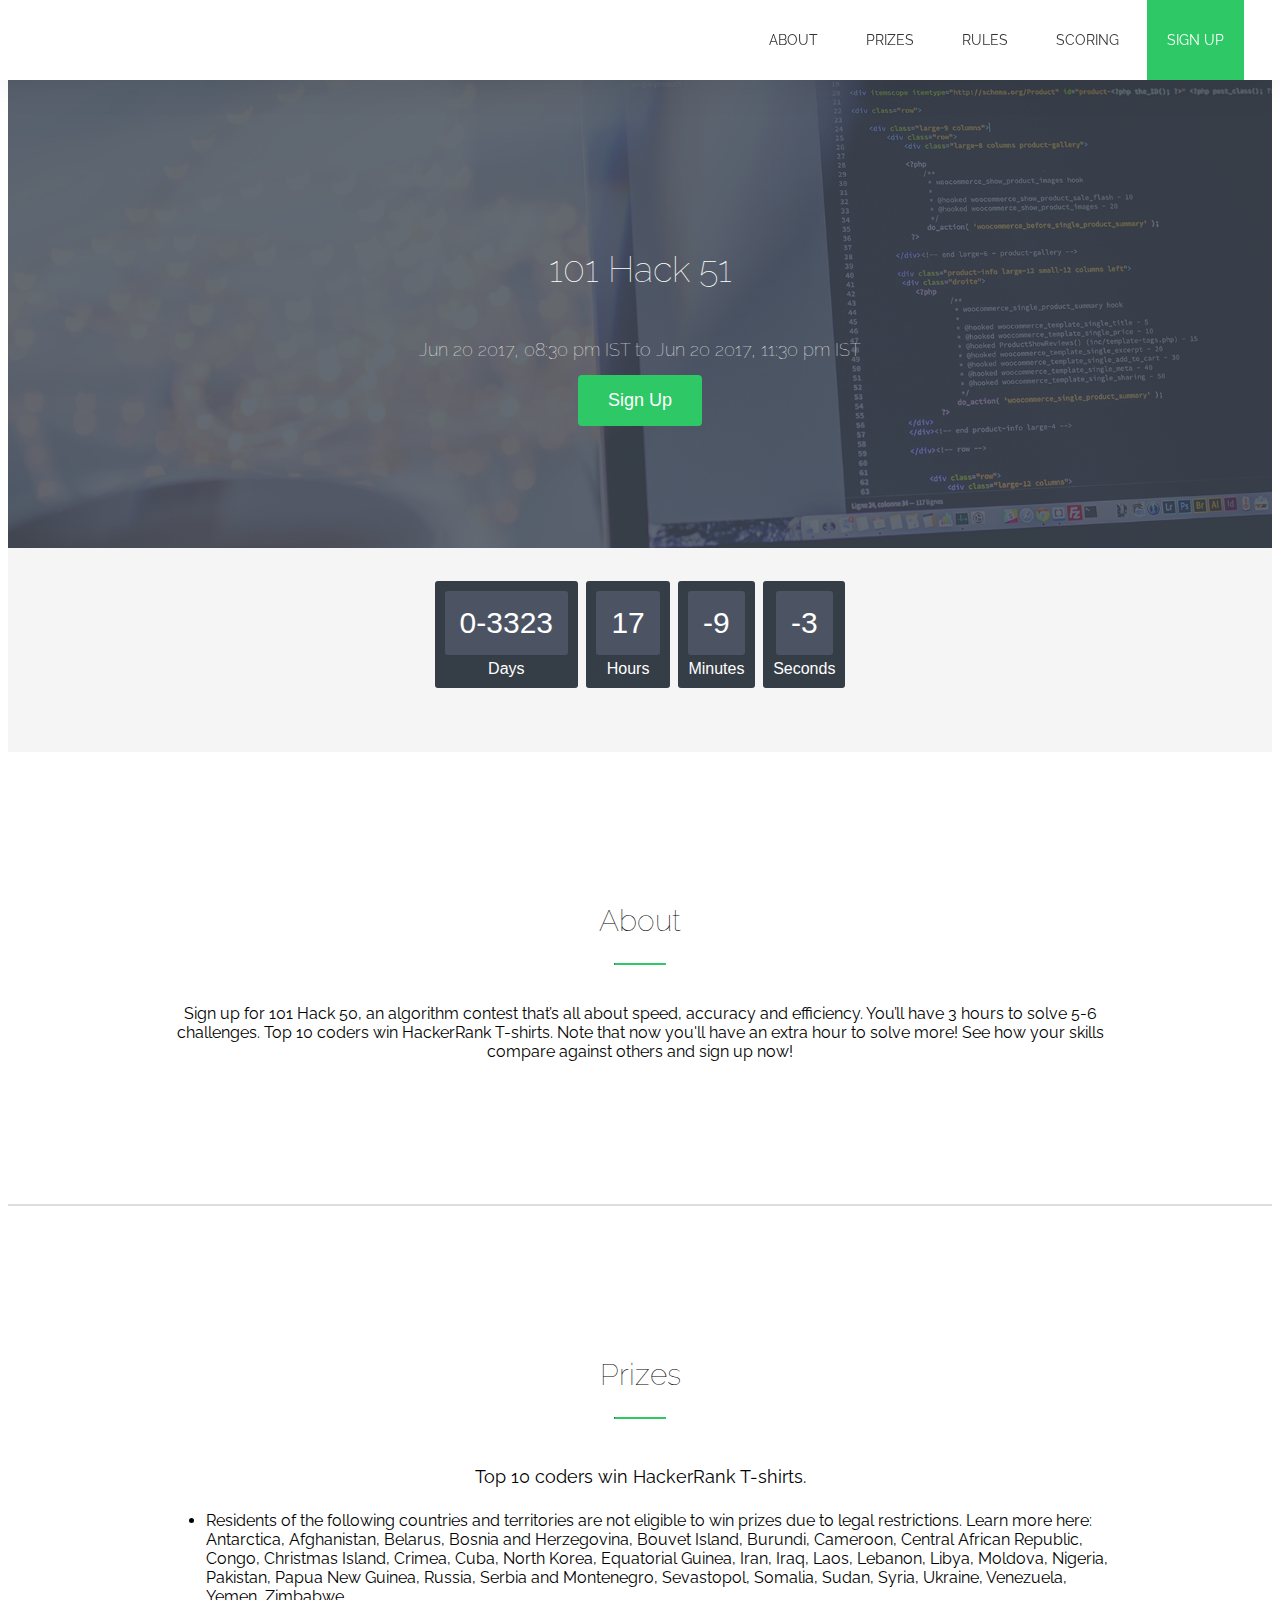
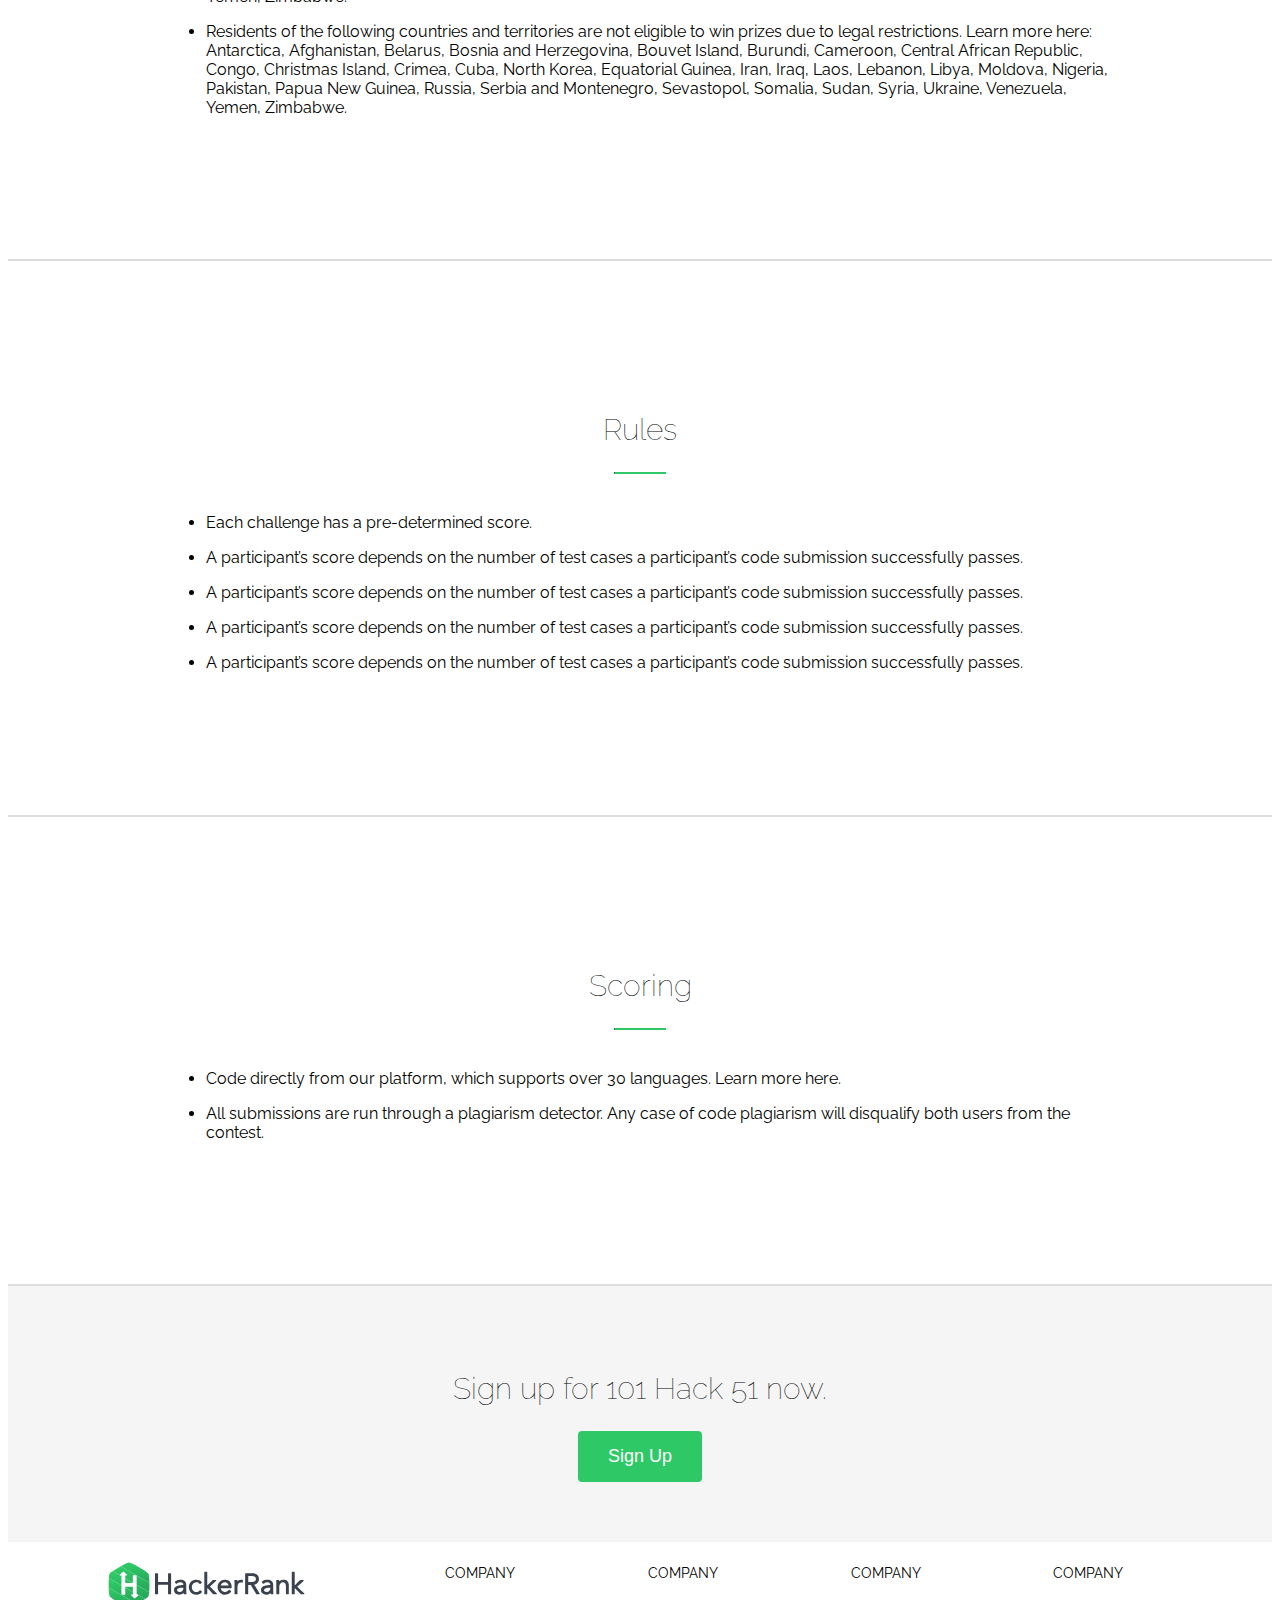
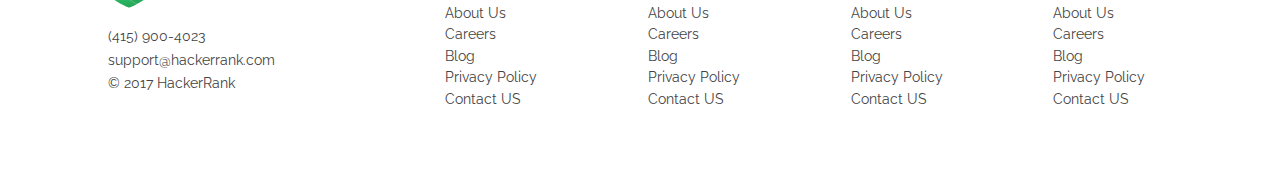
<file: index.html>
<!doctype html>
<html amp lang="en">
<head>
  <meta charset="utf-8">
  <script async src="https://cdn.ampproject.org/v0.js"></script>
  <script async custom-element="amp-sidebar" src="https://cdn.ampproject.org/v0/amp-sidebar-0.1.js"></script>
  <script async custom-element="amp-accordion" src="https://cdn.ampproject.org/v0/amp-accordion-0.1.js"></script>
  <script async custom-element="amp-analytics" src="https://cdn.ampproject.org/v0/amp-analytics-0.1.js"></script>
  <script async custom-element="amp-install-serviceworker" src="https://cdn.ampproject.org/v0/amp-install-serviceworker-0.1.js"></script>
  <script async custom-element="amp-iframe" src="https://cdn.ampproject.org/v0/amp-iframe-0.1.js"></script>
  <script async custom-element="amp-form" src="https://cdn.ampproject.org/v0/amp-form-0.1.js"></script>
  <title>Hello, AMPs</title>
  <link rel="canonical" href="http://example.ampproject.org/article-metadata.html" />
  <meta name="viewport" content="width=device-width,minimum-scale=1,initial-scale=1">

  <meta name="title" content="">
  <meta name="keywords" content="">
  <meta name="description" content="">

  <meta name="publisher" content="">
  <meta name="copyright" content="">
  <link rel="canonical" href="" />






  <meta property="fb:app_id" content="" />
  <meta property="og:title" content="">
  <meta property="og:type" content="website">
  <meta property="og:url" content="">

  <meta property="og:image" content="">

  <meta property="og:description" content="">
  <meta property="og:site_name" content="" />
  <meta name="mobile-web-app-capable" content="yes">
  <link rel="shortcut icon" href="">

  <link rel="manifest" href="manifest.json">

  <script type="application/ld+json">
    {
      "@context": "http://schema.org",
      "@type": "NewsArticle",
      "headline": "Open-source framework for publishing content",
      "datePublished": "2015-10-07T12:02:41Z",
      "image": [
      "logo.jpg"
      ]
    }
  </script>
  <link href="https://fonts.googleapis.com/css?family=Raleway" rel="stylesheet">
  <style amp-boilerplate>body{-webkit-animation:-amp-start 8s steps(1,end) 0s 1 normal both;-moz-animation:-amp-start 8s steps(1,end) 0s 1 normal both;-ms-animation:-amp-start 8s steps(1,end) 0s 1 normal both;animation:-amp-start 8s steps(1,end) 0s 1 normal both}@-webkit-keyframes -amp-start{from{visibility:hidden}to{visibility:visible}}@-moz-keyframes -amp-start{from{visibility:hidden}to{visibility:visible}}@-ms-keyframes -amp-start{from{visibility:hidden}to{visibility:visible}}@-o-keyframes -amp-start{from{visibility:hidden}to{visibility:visible}}@keyframes -amp-start{from{visibility:hidden}to{visibility:visible}}</style><noscript><style amp-boilerplate>body{-webkit-animation:none;-moz-animation:none;-ms-animation:none;animation:none}</style></noscript>


  <style amp-custom>

    header #nav-cta::before{
      box-shadow: 0 0 0px 0 rgba(0, 0, 0, 0.1);
    }


    /** Flex grid CSS  */

    .container,.container-fluid{margin-right:auto;margin-left:auto}.container-fluid{padding-right:2rem;padding-left:2rem}.row{box-sizing:border-box;display:-webkit-box;display:-ms-flexbox;display:flex;-webkit-box-flex:0;-ms-flex:0 1 auto;flex:0 1 auto;-webkit-box-orient:horizontal;-webkit-box-direction:normal;-ms-flex-direction:row;flex-direction:row;-ms-flex-wrap:wrap;flex-wrap:wrap;margin-right:-.5rem;margin-left:-.5rem}.row.reverse{-webkit-box-orient:horizontal;-webkit-box-direction:reverse;-ms-flex-direction:row-reverse;flex-direction:row-reverse}.col.reverse{-webkit-box-orient:vertical;-webkit-box-direction:reverse;-ms-flex-direction:column-reverse;flex-direction:column-reverse}.col-xs,.col-xs-1,.col-xs-10,.col-xs-11,.col-xs-12,.col-xs-2,.col-xs-3,.col-xs-4,.col-xs-5,.col-xs-6,.col-xs-7,.col-xs-8,.col-xs-9,.col-xs-offset-0,.col-xs-offset-1,.col-xs-offset-10,.col-xs-offset-11,.col-xs-offset-12,.col-xs-offset-2,.col-xs-offset-3,.col-xs-offset-4,.col-xs-offset-5,.col-xs-offset-6,.col-xs-offset-7,.col-xs-offset-8,.col-xs-offset-9{box-sizing:border-box;-webkit-box-flex:0;-ms-flex:0 0 auto;flex:0 0 auto;padding-right:.5rem;padding-left:.5rem}.col-xs{-webkit-box-flex:1;-ms-flex-positive:1;flex-grow:1;-ms-flex-preferred-size:0;flex-basis:0;max-width:100%}.col-xs-1{-ms-flex-preferred-size:8.33333333%;flex-basis:8.33333333%;max-width:8.33333333%}.col-xs-2{-ms-flex-preferred-size:16.66666667%;flex-basis:16.66666667%;max-width:16.66666667%}.col-xs-3{-ms-flex-preferred-size:25%;flex-basis:25%;max-width:25%}.col-xs-4{-ms-flex-preferred-size:33.33333333%;flex-basis:33.33333333%;max-width:33.33333333%}.col-xs-5{-ms-flex-preferred-size:41.66666667%;flex-basis:41.66666667%;max-width:41.66666667%}.col-xs-6{-ms-flex-preferred-size:50%;flex-basis:50%;max-width:50%}.col-xs-7{-ms-flex-preferred-size:58.33333333%;flex-basis:58.33333333%;max-width:58.33333333%}.col-xs-8{-ms-flex-preferred-size:66.66666667%;flex-basis:66.66666667%;max-width:66.66666667%}.col-xs-9{-ms-flex-preferred-size:75%;flex-basis:75%;max-width:75%}.col-xs-10{-ms-flex-preferred-size:83.33333333%;flex-basis:83.33333333%;max-width:83.33333333%}.col-xs-11{-ms-flex-preferred-size:91.66666667%;flex-basis:91.66666667%;max-width:91.66666667%}.col-xs-12{-ms-flex-preferred-size:100%;flex-basis:100%;max-width:100%}.col-xs-offset-0{margin-left:0}.col-xs-offset-1{margin-left:8.33333333%}.col-xs-offset-2{margin-left:16.66666667%}.col-xs-offset-3{margin-left:25%}.col-xs-offset-4{margin-left:33.33333333%}.col-xs-offset-5{margin-left:41.66666667%}.col-xs-offset-6{margin-left:50%}.col-xs-offset-7{margin-left:58.33333333%}.col-xs-offset-8{margin-left:66.66666667%}.col-xs-offset-9{margin-left:75%}.col-xs-offset-10{margin-left:83.33333333%}.col-xs-offset-11{margin-left:91.66666667%}.start-xs{-webkit-box-pack:start;-ms-flex-pack:start;justify-content:flex-start;text-align:start}.center-xs{-webkit-box-pack:center;-ms-flex-pack:center;justify-content:center;text-align:center}.end-xs{-webkit-box-pack:end;-ms-flex-pack:end;justify-content:flex-end;text-align:end}.top-xs{-webkit-box-align:start;-ms-flex-align:start;align-items:flex-start}.middle-xs{-webkit-box-align:center;-ms-flex-align:center;align-items:center}.bottom-xs{-webkit-box-align:end;-ms-flex-align:end;align-items:flex-end}.around-xs{-ms-flex-pack:distribute;justify-content:space-around}.between-xs{-webkit-box-pack:justify;-ms-flex-pack:justify;justify-content:space-between}.first-xs{-webkit-box-ordinal-group:0;-ms-flex-order:-1;order:-1}.last-xs{-webkit-box-ordinal-group:2;-ms-flex-order:1;order:1}@media only screen and (min-width:48em){.container{width:49rem}.col-sm,.col-sm-1,.col-sm-10,.col-sm-11,.col-sm-12,.col-sm-2,.col-sm-3,.col-sm-4,.col-sm-5,.col-sm-6,.col-sm-7,.col-sm-8,.col-sm-9,.col-sm-offset-0,.col-sm-offset-1,.col-sm-offset-10,.col-sm-offset-11,.col-sm-offset-12,.col-sm-offset-2,.col-sm-offset-3,.col-sm-offset-4,.col-sm-offset-5,.col-sm-offset-6,.col-sm-offset-7,.col-sm-offset-8,.col-sm-offset-9{box-sizing:border-box;-webkit-box-flex:0;-ms-flex:0 0 auto;flex:0 0 auto;padding-right:.5rem;padding-left:.5rem}.col-sm{-webkit-box-flex:1;-ms-flex-positive:1;flex-grow:1;-ms-flex-preferred-size:0;flex-basis:0;max-width:100%}.col-sm-1{-ms-flex-preferred-size:8.33333333%;flex-basis:8.33333333%;max-width:8.33333333%}.col-sm-2{-ms-flex-preferred-size:16.66666667%;flex-basis:16.66666667%;max-width:16.66666667%}.col-sm-3{-ms-flex-preferred-size:25%;flex-basis:25%;max-width:25%}.col-sm-4{-ms-flex-preferred-size:33.33333333%;flex-basis:33.33333333%;max-width:33.33333333%}.col-sm-5{-ms-flex-preferred-size:41.66666667%;flex-basis:41.66666667%;max-width:41.66666667%}.col-sm-6{-ms-flex-preferred-size:50%;flex-basis:50%;max-width:50%}.col-sm-7{-ms-flex-preferred-size:58.33333333%;flex-basis:58.33333333%;max-width:58.33333333%}.col-sm-8{-ms-flex-preferred-size:66.66666667%;flex-basis:66.66666667%;max-width:66.66666667%}.col-sm-9{-ms-flex-preferred-size:75%;flex-basis:75%;max-width:75%}.col-sm-10{-ms-flex-preferred-size:83.33333333%;flex-basis:83.33333333%;max-width:83.33333333%}.col-sm-11{-ms-flex-preferred-size:91.66666667%;flex-basis:91.66666667%;max-width:91.66666667%}.col-sm-12{-ms-flex-preferred-size:100%;flex-basis:100%;max-width:100%}.col-sm-offset-0{margin-left:0}.col-sm-offset-1{margin-left:8.33333333%}.col-sm-offset-2{margin-left:16.66666667%}.col-sm-offset-3{margin-left:25%}.col-sm-offset-4{margin-left:33.33333333%}.col-sm-offset-5{margin-left:41.66666667%}.col-sm-offset-6{margin-left:50%}.col-sm-offset-7{margin-left:58.33333333%}.col-sm-offset-8{margin-left:66.66666667%}.col-sm-offset-9{margin-left:75%}.col-sm-offset-10{margin-left:83.33333333%}.col-sm-offset-11{margin-left:91.66666667%}.start-sm{-webkit-box-pack:start;-ms-flex-pack:start;justify-content:flex-start;text-align:start}.center-sm{-webkit-box-pack:center;-ms-flex-pack:center;justify-content:center;text-align:center}.end-sm{-webkit-box-pack:end;-ms-flex-pack:end;justify-content:flex-end;text-align:end}.top-sm{-webkit-box-align:start;-ms-flex-align:start;align-items:flex-start}.middle-sm{-webkit-box-align:center;-ms-flex-align:center;align-items:center}.bottom-sm{-webkit-box-align:end;-ms-flex-align:end;align-items:flex-end}.around-sm{-ms-flex-pack:distribute;justify-content:space-around}.between-sm{-webkit-box-pack:justify;-ms-flex-pack:justify;justify-content:space-between}.first-sm{-webkit-box-ordinal-group:0;-ms-flex-order:-1;order:-1}.last-sm{-webkit-box-ordinal-group:2;-ms-flex-order:1;order:1}}@media only screen and (min-width:64em){.container{width:65rem}.col-md,.col-md-1,.col-md-10,.col-md-11,.col-md-12,.col-md-2,.col-md-3,.col-md-4,.col-md-5,.col-md-6,.col-md-7,.col-md-8,.col-md-9,.col-md-offset-0,.col-md-offset-1,.col-md-offset-10,.col-md-offset-11,.col-md-offset-12,.col-md-offset-2,.col-md-offset-3,.col-md-offset-4,.col-md-offset-5,.col-md-offset-6,.col-md-offset-7,.col-md-offset-8,.col-md-offset-9{box-sizing:border-box;-webkit-box-flex:0;-ms-flex:0 0 auto;flex:0 0 auto;padding-right:.5rem;padding-left:.5rem}.col-md{-webkit-box-flex:1;-ms-flex-positive:1;flex-grow:1;-ms-flex-preferred-size:0;flex-basis:0;max-width:100%}.col-md-1{-ms-flex-preferred-size:8.33333333%;flex-basis:8.33333333%;max-width:8.33333333%}.col-md-2{-ms-flex-preferred-size:16.66666667%;flex-basis:16.66666667%;max-width:16.66666667%}.col-md-3{-ms-flex-preferred-size:25%;flex-basis:25%;max-width:25%}.col-md-4{-ms-flex-preferred-size:33.33333333%;flex-basis:33.33333333%;max-width:33.33333333%}.col-md-5{-ms-flex-preferred-size:41.66666667%;flex-basis:41.66666667%;max-width:41.66666667%}.col-md-6{-ms-flex-preferred-size:50%;flex-basis:50%;max-width:50%}.col-md-7{-ms-flex-preferred-size:58.33333333%;flex-basis:58.33333333%;max-width:58.33333333%}.col-md-8{-ms-flex-preferred-size:66.66666667%;flex-basis:66.66666667%;max-width:66.66666667%}.col-md-9{-ms-flex-preferred-size:75%;flex-basis:75%;max-width:75%}.col-md-10{-ms-flex-preferred-size:83.33333333%;flex-basis:83.33333333%;max-width:83.33333333%}.col-md-11{-ms-flex-preferred-size:91.66666667%;flex-basis:91.66666667%;max-width:91.66666667%}.col-md-12{-ms-flex-preferred-size:100%;flex-basis:100%;max-width:100%}.col-md-offset-0{margin-left:0}.col-md-offset-1{margin-left:8.33333333%}.col-md-offset-2{margin-left:16.66666667%}.col-md-offset-3{margin-left:25%}.col-md-offset-4{margin-left:33.33333333%}.col-md-offset-5{margin-left:41.66666667%}.col-md-offset-6{margin-left:50%}.col-md-offset-7{margin-left:58.33333333%}.col-md-offset-8{margin-left:66.66666667%}.col-md-offset-9{margin-left:75%}.col-md-offset-10{margin-left:83.33333333%}.col-md-offset-11{margin-left:91.66666667%}.start-md{-webkit-box-pack:start;-ms-flex-pack:start;justify-content:flex-start;text-align:start}.center-md{-webkit-box-pack:center;-ms-flex-pack:center;justify-content:center;text-align:center}.end-md{-webkit-box-pack:end;-ms-flex-pack:end;justify-content:flex-end;text-align:end}.top-md{-webkit-box-align:start;-ms-flex-align:start;align-items:flex-start}.middle-md{-webkit-box-align:center;-ms-flex-align:center;align-items:center}.bottom-md{-webkit-box-align:end;-ms-flex-align:end;align-items:flex-end}.around-md{-ms-flex-pack:distribute;justify-content:space-around}.between-md{-webkit-box-pack:justify;-ms-flex-pack:justify;justify-content:space-between}.first-md{-webkit-box-ordinal-group:0;-ms-flex-order:-1;order:-1}.last-md{-webkit-box-ordinal-group:2;-ms-flex-order:1;order:1}}@media only screen and (min-width:75em){.container{width:76rem}.col-lg,.col-lg-1,.col-lg-10,.col-lg-11,.col-lg-12,.col-lg-2,.col-lg-3,.col-lg-4,.col-lg-5,.col-lg-6,.col-lg-7,.col-lg-8,.col-lg-9,.col-lg-offset-0,.col-lg-offset-1,.col-lg-offset-10,.col-lg-offset-11,.col-lg-offset-12,.col-lg-offset-2,.col-lg-offset-3,.col-lg-offset-4,.col-lg-offset-5,.col-lg-offset-6,.col-lg-offset-7,.col-lg-offset-8,.col-lg-offset-9{box-sizing:border-box;-webkit-box-flex:0;-ms-flex:0 0 auto;flex:0 0 auto;padding-right:.5rem;padding-left:.5rem}.col-lg{-webkit-box-flex:1;-ms-flex-positive:1;flex-grow:1;-ms-flex-preferred-size:0;flex-basis:0;max-width:100%}.col-lg-1{-ms-flex-preferred-size:8.33333333%;flex-basis:8.33333333%;max-width:8.33333333%}.col-lg-2{-ms-flex-preferred-size:16.66666667%;flex-basis:16.66666667%;max-width:16.66666667%}.col-lg-3{-ms-flex-preferred-size:25%;flex-basis:25%;max-width:25%}.col-lg-4{-ms-flex-preferred-size:33.33333333%;flex-basis:33.33333333%;max-width:33.33333333%}.col-lg-5{-ms-flex-preferred-size:41.66666667%;flex-basis:41.66666667%;max-width:41.66666667%}.col-lg-6{-ms-flex-preferred-size:50%;flex-basis:50%;max-width:50%}.col-lg-7{-ms-flex-preferred-size:58.33333333%;flex-basis:58.33333333%;max-width:58.33333333%}.col-lg-8{-ms-flex-preferred-size:66.66666667%;flex-basis:66.66666667%;max-width:66.66666667%}.col-lg-9{-ms-flex-preferred-size:75%;flex-basis:75%;max-width:75%}.col-lg-10{-ms-flex-preferred-size:83.33333333%;flex-basis:83.33333333%;max-width:83.33333333%}.col-lg-11{-ms-flex-preferred-size:91.66666667%;flex-basis:91.66666667%;max-width:91.66666667%}.col-lg-12{-ms-flex-preferred-size:100%;flex-basis:100%;max-width:100%}.col-lg-offset-0{margin-left:0}.col-lg-offset-1{margin-left:8.33333333%}.col-lg-offset-2{margin-left:16.66666667%}.col-lg-offset-3{margin-left:25%}.col-lg-offset-4{margin-left:33.33333333%}.col-lg-offset-5{margin-left:41.66666667%}.col-lg-offset-6{margin-left:50%}.col-lg-offset-7{margin-left:58.33333333%}.col-lg-offset-8{margin-left:66.66666667%}.col-lg-offset-9{margin-left:75%}.col-lg-offset-10{margin-left:83.33333333%}.col-lg-offset-11{margin-left:91.66666667%}.start-lg{-webkit-box-pack:start;-ms-flex-pack:start;justify-content:flex-start;text-align:start}.center-lg{-webkit-box-pack:center;-ms-flex-pack:center;justify-content:center;text-align:center}.end-lg{-webkit-box-pack:end;-ms-flex-pack:end;justify-content:flex-end;text-align:end}.top-lg{-webkit-box-align:start;-ms-flex-align:start;align-items:flex-start}.middle-lg{-webkit-box-align:center;-ms-flex-align:center;align-items:center}.bottom-lg{-webkit-box-align:end;-ms-flex-align:end;align-items:flex-end}.around-lg{-ms-flex-pack:distribute;justify-content:space-around}.between-lg{-webkit-box-pack:justify;-ms-flex-pack:justify;justify-content:space-between}.first-lg{-webkit-box-ordinal-group:0;-ms-flex-order:-1;order:-1}.last-lg{-webkit-box-ordinal-group:2;-ms-flex-order:1;order:1}}


 /**
  * Custom Css layout
  */

  * {
    -webkit-transition: .5s ease-out;
    -moz-transition: .5s ease-out;
    -o-transition: .5s ease-out;
    transition: .5s ease-out;
    list-style: none;
  }
  body::-webkit-scrollbar {
    width: 7px;
  }

  body::-webkit-scrollbar-track {
    -webkit-box-shadow: inset 0 0 6px rgba(0,0,0,0.3);
  }

  body::-webkit-scrollbar-thumb {
    background-color: #2ec866;
    border-radius:3px;
  }

  body::-webkit-scrollbar-thumb:hover{
    background-color:#2ec866;
    border:1px solid #2192a7;
  }
  body::-webkit-scrollbar-thumb:active{
    background-color:#08a240;
    border:1px solid #155965;
  }


  body {
    font-family: Raleway,sans-serif;
  }


  hr {
    margin-top: 10px;
    margin-bottom: 23px;
    border-top: 1px solid #eee;
  }
  hr.primary {
    border-color: #2ec866;
  }

  hr.primary, hr.primary-white {
    max-width: 50px;

  }
  h1 { font-size: 2.25em; }
  h2 { font-size: 1.875em; }
  h3 { font-size: 1.5em; }
  h4 { font-size: 1.125em; }
  h5 { font-size: .875em; }
  h6 { font-size: .75em; }
  h1, h2, h3, h4, h5, h6 {
    font-weight: 100;
  }
  li {
    list-style-type: disc;
  }

  #top {
    background-image: url("coffee.png");
    background-attachment: fixed;

    width: 100%;

    position: relative;
    background-color: #65686b;
    background-position: center;
    -webkit-background-size: cover;
    -moz-background-size: cover;
    background-size: cover;
  }


  #top-content
  {
    position: absolute;

    top: 25vh;
    left: 0;
    text-align: center;
    width: 100%;
  }

  #top-content > h1, #top-content > h2, #top-content > h3 , #top-content > h4
  {
    color: #fff;
    padding: 15px 50px;
    margin: auto;

  }

  .top-img
  {
    height: 200px;
    width: 195px;
    margin: auto;
  }
  .text-center {
    text-align: center;
  }


  @media (min-width: 414px)
  {


    #top
    {
      height: 60vh;
    }

    section {
      padding: 10%;
      border-bottom: 2px solid #dddddd;
    }



  }

  @media (max-width: 414px)
  {

    #top
    {
      height: 500px;
    }

    section {
      padding: 0%;
      border-bottom: 2px solid #dddddd;
    }

  }

  #bottom-cta {
    background-color: #f5f5f5;
    padding: 60px;
  }


  footer {
    margin-bottom: 60px;
  }

  footer p {
    margin: 3% 0;
    font-size: 14px;
    color: #444;
  }
  footer p a {
    color: #444;
  }

  footer .branding {
    background: url(" [data-uri]%[base64]%[base64]%[base64]%2BDQoJCQkJCTxzdG9wICBvZmZzZXQ9IjAiIHN0eWxlPSJzdG9wLWNvbG9yOiMyNUE1NTkiLz4NCgkJCQkJPHN0b3AgIG9mZnNldD0iMSIgc3R5bGU9InN0b3AtY29sb3I6IzMwQ0U2OCIvPg0KCQkJCTwvbGluZWFyR3JhZGllbnQ%[base64]%[base64]%[base64]%[base64]%[base64]%2BDQoJCQk8L2c%[base64]%2BDQoJCQk8L2ltYWdlPg0KCQkJPGc%[base64]%2BDQo8L2c%2BDQo8L3N2Zz4NCg%3D%3D") no-repeat;
    width: 200px;
    height: 46px;
    margin: 20px 0px;
  }

  /**
   * Button Css
   */


   .btn {
    border: none;
    outline: none;
    cursor: pointer;
    padding: 15px 30px;
    border-radius: 4px;
    /*box-shadow: 2px 2px 4px rgba(0, 0, 0, .4);*/
    border: #dbdbdb;
    color: #fff;
  }
/*.btn:hover {
transform: translateY(-2px);
 box-shadow: 0 4px 8px 0 rgba(0,0,0,.4);
}*/
/* Ripple magic */
.btn{
  position: relative;
  overflow: hidden;
}



.btn-default {
  background: #fff;
}

.btn-primary {
  background: #4691f6;

}
.btn-success{
  background: #2ec866;
}
.btn-success:hover{
  background: #26a655;
}

.btn-lg {
  font-size: 18px;
}
.btn-md {
  font-size: 16px;
}
.btn-sm {
  font-size: 14px;
}

  /**
   * Clock css
   */

   #clock {
    background-color: #f5f5f5;
    text-align: center;

  }

  .hamburger:focus {
    outline: none;
  }

  #clock .clock-iframe {
    width: 100%;
    height: 200px;
  }
  .close-button {
    outline: none;
    cursor: pointer;
  }






/**
 * Custom css material Theme
 */


 .header .tab .list-container>ul li.has-sublist::after,
 .language .current::after,
 amp-sidebar .language .current::after,
 amp-sidebar .has-sub-level::after,
 footer .footer-image.twitter,
 footer .footer-image.wordpress,
 footer .footer-image.youtube {
  display: inline-block;
  background-size: 100px 74px
}








amp-sidebar {
  background: #fff;
  width: 100vw
}

amp-sidebar .submenu {
  background: #fff;
  bottom: 0;
  box-shadow: 0 3px 20px 0 rgba(0, 0, 0, 0.075);
  left: 0;
  position: fixed;
  right: 0;
  top: 0;
  transform: translateX(100%);
  transition: transform 233ms cubic-bezier(0, 0, 0.21, 1)
}

amp-sidebar input:checked+.submenu {
  transform: translateX(0)
}

amp-sidebar input[type="checkbox"] {
  position: absolute;
  visibility: hidden
}

amp-sidebar .menu-item {
  border-bottom: solid 1px #ededed;
  color: #000;
  display: block;
  position: relative;
  text-transform: none
}

amp-sidebar .menu-item:hover {
  background: #f9f9f9
}

amp-sidebar .item-layer-1 {
  font-size: 25px;
  font-weight: 100;
  line-height: 34px;
  padding: 20px 25px 20px 15px
}

amp-sidebar .item-layer-2,
amp-sidebar .item-layer-3 {
  font-size: 18px;
  font-weight: 300;
  line-height: 26px;
  padding: 15px 35px 15px 25px
}

amp-sidebar .menu-layer::after {
  background: #2ec866;
  bottom: 0;
  content: '';
  position: absolute;
  right: 0;
  top: 0;
  width: 13px
}

amp-sidebar .menu-layer .items {
  left: 0;
  overflow-x: hidden;
  overflow-y: scroll;
  position: absolute;
  right: 0
}

amp-sidebar .menu-layer.primary {
  height: 100%;
  position: relative
}

amp-sidebar .menu-layer.primary .items {
  bottom: 80px;
  top: 60px
}

amp-sidebar .menu-layer.secondary {
  z-index: 2
}

amp-sidebar .menu-layer.tertiary {
  z-index: 3
}

amp-sidebar .menu-layer.secondary .items,
amp-sidebar .menu-layer.tertiary .items {
  bottom: 0;
  top: 85px
}

amp-sidebar .has-sub-level::after {
  width: 15.53px;
  height: 8.3px;
  background-position: -84px -15.71px;
  content: '';
  height: 12px;
  position: absolute;
  right: 35px;
  top: calc(50% - 6px);
  transform: rotate(90deg) scale(0.75);
  width: 16px
}

amp-sidebar .close-button {
  background: url("https://www.ampproject.org/static/img/symbols/close.svg") no-repeat center/18px transparent;
  border: 0;
  height: 58px;
  position: absolute;
  right: 13px;
  top: 0;
  width: 68px
}

amp-sidebar .return-button {
  color: #b3b3b3;
  font-weight: 300;
  left: 25px;
  position: absolute;
  top: 22px
}

amp-sidebar .return-button::before {
  border: 0;
  content: '';
  display: inline-block;
  height: 11px;
  margin-right: 5px;
  position: relative;
  top: 1px;
  width: 7px
}

.rtl amp-sidebar .item-layer-1 {
  padding: 30px 35px
}

.rtl amp-sidebar .has-sub-level::after {
  left: 35px;
  right: auto;
  transform: rotate(-90deg) scale(0.75)
}

.rtl amp-sidebar .return-button::before {
  margin: 0 5px;
  transform: rotate(180deg)
}

.rtl amp-sidebar .submenu {
  transform: translateX(-100%)
}

a {
  color: #1c79c0;
  position: relative;
  text-decoration: none
}

a.underlined::before,
.card-container.grid .card-link p::before {
  background: linear-gradient(to right, #0389ff, #0dd3ff);
  bottom: -3px;
  content: '';
  left: 0;
  height: 1px;
  position: absolute;
  right: 0
}

a.underlined.cta,
.card-container.grid .card-link p.cta {
  overflow: hidden
}

a.underlined.cta::before,
.card-container.grid .card-link p.cta::before {
  bottom: -5px;
  height: 2px
}

a.underlined.cta:hover::before,
.card-container.grid .card-link p.cta:hover::before {
  animation: 0.5s 1 cta-line
}

@media only screen and (max-width: 956px) {
  a {
    font-size: 14px
  }
}


.header {
  backface-visibility: hidden;
  background-color: #fff;
  box-shadow: 0 0 40px 0 rgba(0, 0, 0, 0.1);
  font-size: 14px;
  font-weight: 300;
  transform: translateZ(0)
}

.header.fixed {
  left: 0;
  position: fixed;
  top: 0;
  transform: translateY(0%);
  transition: all .4s ease;
  width: 100%;
  z-index: 1000
}

.header .nav-container,
.header .left-nav,
.header .alt,
.header .tabs {
  display: flex
}

.header .nav-container {
  justify-content: space-between;
  position: relative
}

.header .left-nav,
.header .alt {
  justify-content: flex-start
}

.header .left-nav {
  align-items: center;
  font-size: 20px;
  font-weight: 300;
  margin-left: 0
}

.header .left-nav .header-title {
  background: url("https://hrcdn.net/hackerrank/assets/brand/h_mark_sm-05bceb881aa02b72d688d21db01df5d8.png") no-repeat center;
  color: #0379c4;
  margin: 0;
  padding: 40px 40px 40px 60px;
  text-transform: none;
  white-space: nowrap;
  width: auto
}

.header .left-nav .header-title::after,
.header .left-nav .header-title::before {
  display: none
}

.header .alt,
.header .tabs {
  align-items: stretch
}

.header .alt {
  padding: 0
}

.header .alt.right {
  font-size: 15px
}

.header .tabs {
  justify-content: center;
  margin-left: 60px
}

.header .tab {
  color: #333;
  font-weight: 400;
  margin: 0 4px;
  padding: 6px;
  position: relative;
  transition: .1s ease color
}

.header .tab::after {
  background: linear-gradient(to right, #1c79c0, #0389ff, #0dd3ff);
  bottom: 0;
  content: '';
  height: 3px;
  left: 20px;
  margin: auto;
  opacity: 0;
  position: absolute;
  right: 20px;
  transition: .1s ease opacity
}

.header .tab:hover,
.header .tab.active {
  color: #1c79c0
}

.header .tab.active::after {
  opacity: 1
}

.header .tab.active:hover::after {
  opacity: 0
}

.header .tab.hamburger {
  align-self: center;
  background: url("https://www.ampproject.org/static/img/hamburger.svg") no-repeat center/30px 24px transparent;

  border: 0;
  cursor: pointer;
  display: none;
  height: 40px;
  margin: 0;
  padding: 0;
  width: 40px
}

.header .tab {
  padding: 6px 20px
}

.header .tab::before {
  bottom: 0;
  box-shadow: 0 0 40px 0 rgba(0, 0, 0, 0.1);
  content: '';
  left: -10px;
  opacity: 0;
  position: absolute;
  right: -10px;
  top: 0px;
  transition: opacity .2s ease-out
}

.header .tab>a {
  font-size: 14px;
  line-height: 30px;
  text-transform: uppercase;
  color: inherit;
  position: relative;
  top: 19px
}

.tab+#nav-cta{

  background-color: #2ec866;
}
.tab+#nav-cta{

  color: white;
}

.header .tab .list-container>ul,
.header .tab .sublist {
  list-style: none
}

.header .tab .list-container,
.header .tab .sublist {
  opacity: 0;
  pointer-events: none;
  position: absolute
}

.header .tab .list-container {
  left: -10px;
  top: 100%;
  transition: .2s ease-out;
  z-index: -1
}

.header .tab .list-shadow {
  bottom: -50px;
  left: -50px;
  overflow: hidden;
  position: absolute;
  right: -50px;
  top: 0
}

.header .tab .list-shadow::before {
  bottom: 50px;
  box-shadow: 0 0 40px 0 rgba(0, 0, 0, 0.1);
  content: '';
  left: 50px;
  position: absolute;
  right: 50px;
  top: 0
}

.header .tab .list-container>ul {
  background: #fff;
  min-width: 250px;
  position: relative
}

.header .tab .list-container>ul li {
  box-sizing: border-box;
  position: relative
}

.header .tab .list-container>ul li.has-sublist::after {
  width: 6.12px;
  height: 11.88px;
  background-position: -84px -38.94px;
  content: '';
  position: absolute;
  right: 20px;
  top: 18px
}

.header .tab .list-container>ul li a {
  display: block;
  padding: 7.5px 30px
}

.header .tab .list-container>ul li:hover {
  background: #f8f8f8
}

.header .tab .list-container>ul li:hover .sublist {
  opacity: 1;
  pointer-events: all
}

.header .tab .list-container>ul li.external a {
  background: no-repeat right 15px center / 12px
}

.header .tab .list-container>ul li.external:hover a {
}

.header .tab .list-container>ul .sublist {
  background: #f8f8f8;
  box-shadow: 0 0 40px 0 rgba(0, 0, 0, 0.1);
  right: 0;
  top: 0;
  transform: translateX(100%);
  transition: opacity .3s
}

.header .tab .list-container>ul .sublist li:hover {
  background: white
}

.header .tab .list-container>ul .sublist li a {
  display: block;
  font-size: 14px;
  line-height: 1.3;
  padding: 15px 35px
}

.header .tab:hover::before {
  opacity: 1
}

.header .tab:hover .list-container {
  opacity: 1;
  pointer-events: all;
  z-index: 0
}

@media only screen and (min-width: 958px) {
  .header .description.desktop-up {
    display: inline-block
  }
}

@media only screen and (max-width: 956px) {
  .header .container {
    padding-right: 18px
  }
  .header .left-nav {
    flex: 1 1 auto;
    width: auto
  }
  .header .left-nav .header-title {
    margin: 0;
    padding: 30px 30px 30px 50px;
    width: auto
  }
  .header div.tab,
  .header .desktop {
    display: none
  }
  .header .tab.hamburger {
    display: inline-block
  }
}

.rtl .header .tabs {
  margin-right: 60px
}

.rtl .header .tab .list-container {
  left: auto;
  right: -10px
}

.rtl .header .tab .list-container>ul li.has-sublist::after {
  left: 20px;
  right: auto;
  transform: rotate(180deg)
}

.rtl .header .tab .list-container>ul li.external a {
  background-position: left 15px center
}

.rtl .header .tab .list-container>ul .sublist {
  left: 0;
  transform: translateX(-100%);
  right: auto
}

nav.breadcrumb {
  margin: 15px 20px;
  position: absolute;
  z-index: 2
}

nav.breadcrumb ul {
  line-height: 12px;
  list-style: none
}

nav.breadcrumb li,
nav.breadcrumb a {
  color: #959595;
  font-size: 12px;
  font-weight: 300;
  letter-spacing: 0;
  line-height: 17px;
  text-transform: none
}

nav.breadcrumb li {
  display: inline
}

nav.breadcrumb li::after {
  content: '\00bb';
  margin-left: 5px
}

nav.breadcrumb li:last-child::after {
  content: ''
}

.rtl nav li::after {
  margin-left: 0;
  margin-right: 5px
}

@media only screen and (max-width: 956px) {
  nav li,
  nav a {
    font-size: 10px
  }
}



</style>
</head>

<body>

  <amp-analytics type="googleanalytics" id="analytics-ga">
    <script type="application/json">
      {
        "vars": {
          "account": "UA-XXXXXXXX"
        },
        "triggers": {
          "trackPageview": {
            "on": "visible",
            "request": "pageview"
          }
        }
      }
    </script>
  </amp-analytics>


  <amp-sidebar id='sidebar' side='right' layout='nodisplay'>
    <form class="menu-layer primary" action="/" target="_top">
      <button type="reset" class="close-button" id="menu-button" on='tap:sidebar.toggle'></button>
      <div class="items">
       <label >
        <a class="menu-item item-layer-1 has-sub-level" href="#one">
          About
        </a>

      </label>
      <label >
       <a class="menu-item item-layer-1 has-sub-level" href="#two">
        Prizes
      </a>

    </label>
    <label>
      <a class="menu-item item-layer-1 has-sub-level" href="#three">
        Rules
      </a>

    </label>
    <label>
      <a class="menu-item item-layer-1 has-sub-level" href="#four">
        Scoring
      </a>

    </label>
    <label >
      <a class="menu-item item-layer-1 has-sub-level tab nav-cta" href="/">
        Sign Up
      </a>

    </label>
  </div>


</form>
</amp-sidebar>

<header class="header fixed">

  <div class="container">
    <div class="nav-container">
      <div class="left-nav alt">
        <a href="/" class="tab header-title">
          <span>

          </span>
        </a>


      </div>
      <div class="right alt">

       <div class="tabs">
        <div class="tab">
          <a href="#one">About</a>

        </div>
        <div class="tab">
          <a href="#two">Prizes</a>

        </div>
        <div class="tab">
          <a href="#three">Rules</a>
        </div>
        <div class="tab">
          <a href="#four">Scoring</a>
        </div>
        <div class="tab" id="nav-cta">
          <a href="#">Sign Up</a>
        </div>
      </div>



      <button class="tab hamburger" id="menu-button" on="tap:sidebar.toggle"></button>
    </div>
  </div>
</div>
</header>




<div id="top">
  <div class="container-fluid">
    <div class="row between-xs">
     <div class="col-xs">
       <div class="box">
        <div id="top-content" class="wow bounceInUp" data-wow-delay="0.2s" data-wow-duration="1.5s">
          <h1>101 Hack 51</h1>
          <br>
          <h4>Jun 20 2017, 08:30 pm IST to Jun 20 2017, 11:30 pm IST</h4>
          <button class="btn btn-success btn-lg">Sign Up</button>

          <div class="container-fluid">
            <div class="row">

            </div>
          </div>
        </div>

      </div>
    </div>
  </div>
</div>
</div>

<div id="clock">
 <iframe class="clock-iframe"
 layout="responsive"
 sandbox="allow-scripts allow-same-origin allow-popups"
 frameborder="0"
 src="/clock.html?time=Sun Jun 20 2017 20:30:00 GMT+0530 (IST)">
</iframe>
</div>


<section id="one">
  <div class="container-fluid">
    <div class="row between-xs">
     <div class="col-xs">
       <div class="box">
        <div class="row center-xs">
          <div class="col-xs">
            <h2>About </h2>
            <hr class="primary"/>
          </div>

        </div>
        <p class="text-center">Sign up for 101 Hack 50, an algorithm contest that’s all about speed, accuracy and efficiency. You’ll have 3 hours to solve 5-6 challenges. Top 10 coders win HackerRank T-shirts. Note that now you'll have an extra hour to solve more! See how your skills compare against others and sign up now!</p>
      </div>
    </div>
  </div>
</div>
</section>


<section id="two">
  <div class="container-fluid">
    <div class="row between-xs">
     <div class="col-xs">
       <div class="box">
        <div class="row center-xs">
          <div class="col-xs">
            <h2>Prizes </h2>
            <hr class="primary"/>
          </div>

        </div>
        <h4 class="text-center">
          <b>Top 10 coders win HackerRank T-shirts.</b>
        </h4>
        <ul>
          <li>
            <p>
              Residents of the following countries and territories are not eligible to win prizes due to legal restrictions. Learn more here: Antarctica, Afghanistan, Belarus, Bosnia and Herzegovina, Bouvet Island, Burundi, Cameroon, Central African Republic, Congo, Christmas Island, Crimea, Cuba, North Korea, Equatorial Guinea, Iran, Iraq, Laos, Lebanon, Libya, Moldova, Nigeria, Pakistan, Papua New Guinea, Russia, Serbia and Montenegro, Sevastopol, Somalia, Sudan, Syria, Ukraine, Venezuela, Yemen, Zimbabwe.
            </p>
          </li>
          <li>
            <p>
              Residents of the following countries and territories are not eligible to win prizes due to legal restrictions. Learn more here: Antarctica, Afghanistan, Belarus, Bosnia and Herzegovina, Bouvet Island, Burundi, Cameroon, Central African Republic, Congo, Christmas Island, Crimea, Cuba, North Korea, Equatorial Guinea, Iran, Iraq, Laos, Lebanon, Libya, Moldova, Nigeria, Pakistan, Papua New Guinea, Russia, Serbia and Montenegro, Sevastopol, Somalia, Sudan, Syria, Ukraine, Venezuela, Yemen, Zimbabwe.
            </p>
          </li>
        </ul>
      </div>
    </div>
  </div>
</div>
</section>


<section id="three">
  <div class="container-fluid">
    <div class="row between-xs">
     <div class="col-xs">
       <div class="box">
        <div class="row center-xs">
          <div class="col-xs">
            <h2>Rules </h2>
            <hr class="primary"/>
          </div>

        </div>
        <ul>
          <li>
            <p>
              Each challenge has a pre-determined score.
            </p>
          </li>
          <li>
            <p>
              A participant’s score depends on the number of test cases a participant’s code submission successfully passes.
            </p>
          </li>
          <li>
            <p>
              A participant’s score depends on the number of test cases a participant’s code submission successfully passes.
            </p>
          </li>
          <li>
            <p>
              A participant’s score depends on the number of test cases a participant’s code submission successfully passes.
            </p>
          </li>
          <li>
            <p>
              A participant’s score depends on the number of test cases a participant’s code submission successfully passes.
            </p>
          </li>
        </ul>
      </div>
    </div>
  </div>
</div>
</section>



<section id="four">
  <div class="container-fluid">
    <div class="row between-xs">
     <div class="col-xs">
       <div class="box">
        <div class="row center-xs">
          <div class="col-xs">
            <h2>Scoring </h2>
            <hr class="primary"/>
          </div>

        </div>
        <ul>
          <li>
            <p>
              Code directly from our platform, which supports over 30 languages. Learn more here.
            </p>
          </li>
          <li>
            <p>
             All submissions are run through a plagiarism detector. Any case of code plagiarism will disqualify both users from the contest.
           </p>
         </li>
       </ul>
     </div>
   </div>
 </div>
</div>
</section>




<div id="bottom-cta">
  <div class="container-fluid">
    <div class="row">
      <div class="col-xs text-center">
        <h2>Sign up for 101 Hack 51 now.</h2>
        <button class="btn btn-success btn-lg">Sign Up</button>
      </div>
    </div>
  </div>

</div>

<footer>
  <div class="container-fluid">
    <div class="row left">
      <div class="col-md-4 col-sm-4 col-xs-12">
        <div class="row">
          <div class="col-md-8 col-md-offset-2 col-sm-12">
            <div class="branding">

            </div>
            <p>(415) 900-4023</p>
            <p>support@hackerrank.com</p>
            <p>© 2017 HackerRank</p>

          </div>
        </div>
      </div>
      <div class="col-md-8 col-sm-8 col-xs-12">
        <div class="row right">
          <div class="col-md-3 col-sm-3 col-xs-6">
            <h5><b>COMPANY</b></h5>
            <p><a href="/aboutus">About Us</a> </p>
            <p><a href="/careers">Careers</a> </p>
            <p><a href="http://blog.hackerank.com">Blog</a> </p>
            <p><a href="/work/privacy">Privacy Policy</a> </p>
            <p><a href="/contactus">Contact US</a> </p>
          </div>
          <div class="col-md-3 col-sm-3 col-xs-6">
            <h5><b>COMPANY</b></h5>
            <p><a href="/aboutus">About Us</a> </p>
            <p><a href="/careers">Careers</a> </p>
            <p><a href="http://blog.hackerank.com">Blog</a> </p>
            <p><a href="/work/privacy">Privacy Policy</a> </p>
            <p><a href="/contactus">Contact US</a> </p>
          </div>
          <div class="col-md-3 col-sm-3 col-xs-6">
            <h5><b>COMPANY</b></h5>
            <p><a href="/aboutus">About Us</a> </p>
            <p><a href="/careers">Careers</a> </p>
            <p><a href="http://blog.hackerank.com">Blog</a> </p>
            <p><a href="/work/privacy">Privacy Policy</a> </p>
            <p><a href="/contactus">Contact US</a> </p>
          </div>
          <div class="col-md-3 col-sm-3 col-xs-6">
            <h5><b>COMPANY</b></h5>
            <p><a href="/aboutus">About Us</a> </p>
            <p><a href="/careers">Careers</a> </p>
            <p><a href="http://blog.hackerank.com">Blog</a> </p>
            <p><a href="/work/privacy">Privacy Policy</a> </p>
            <p><a href="/contactus">Contact US</a> </p>
          </div>

        </div>
      </div>
    </div>
  </div>

</footer>

</body>
</html>
</file>
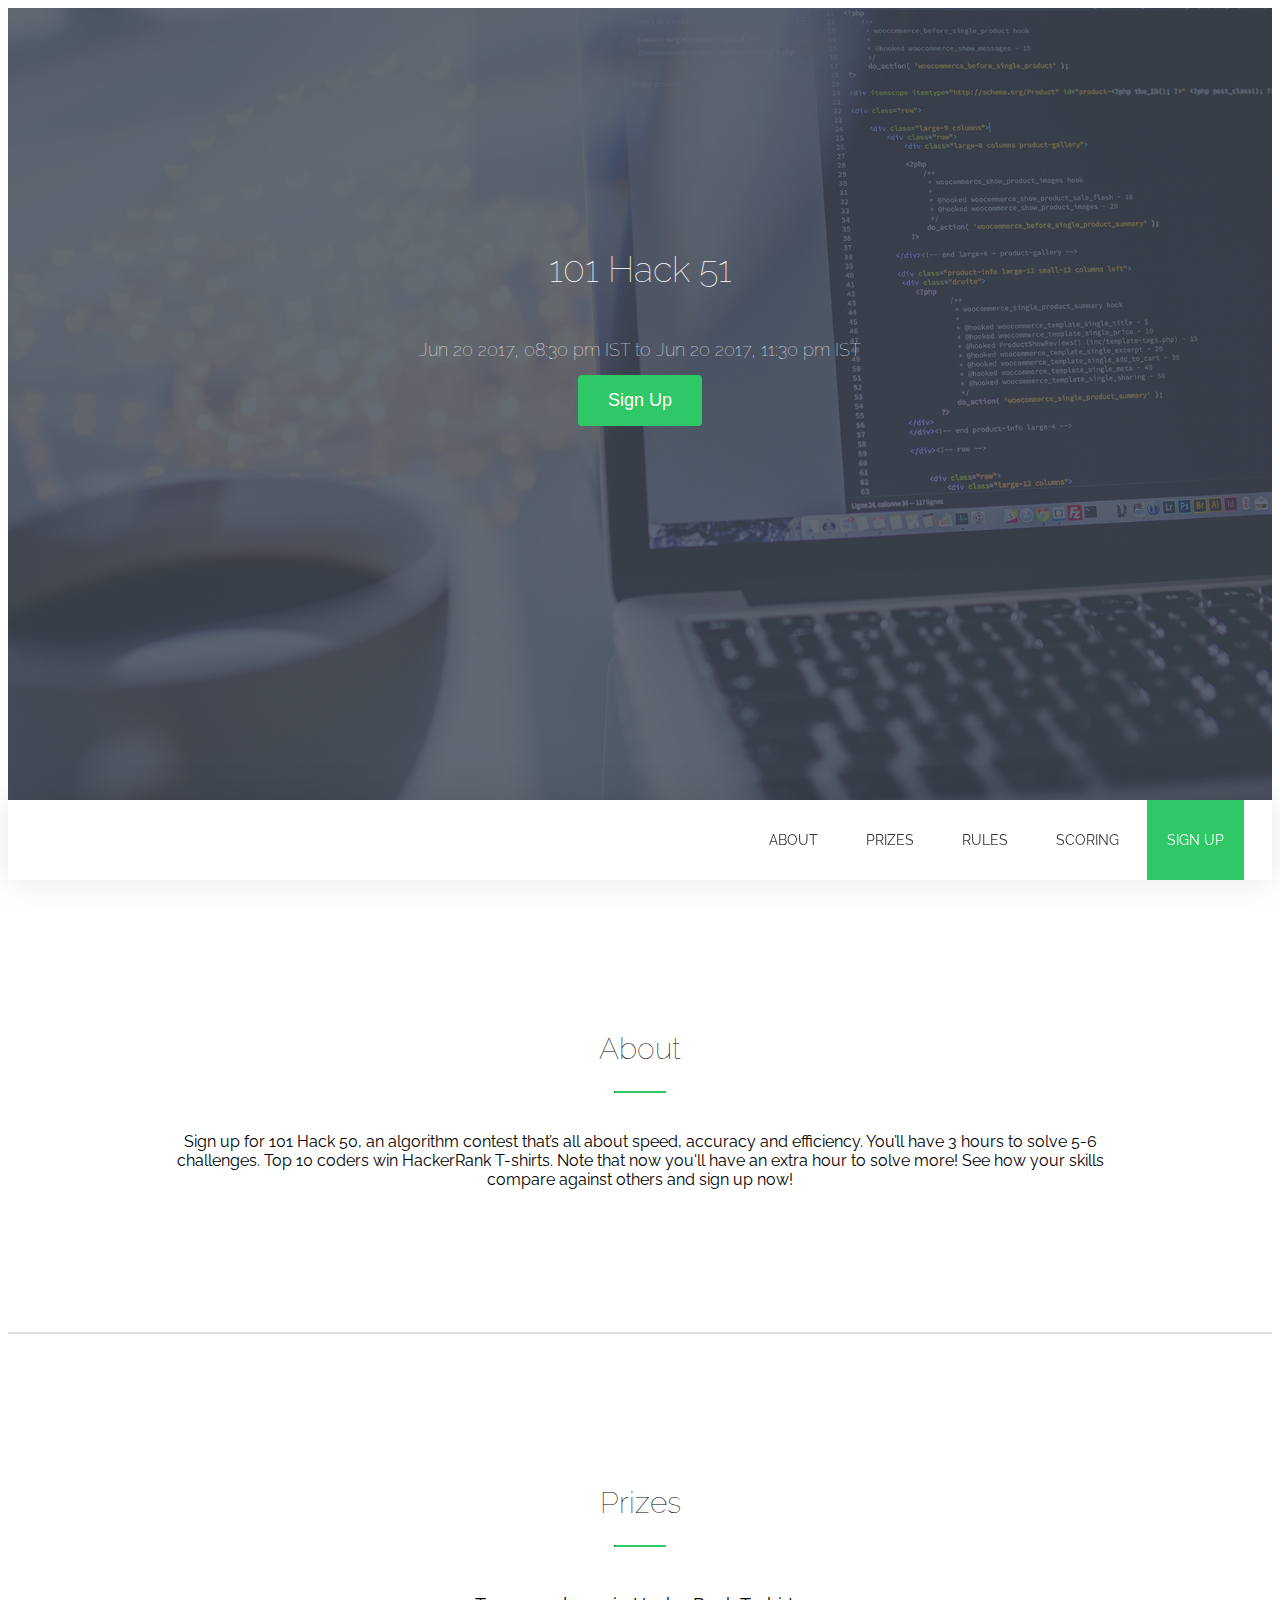
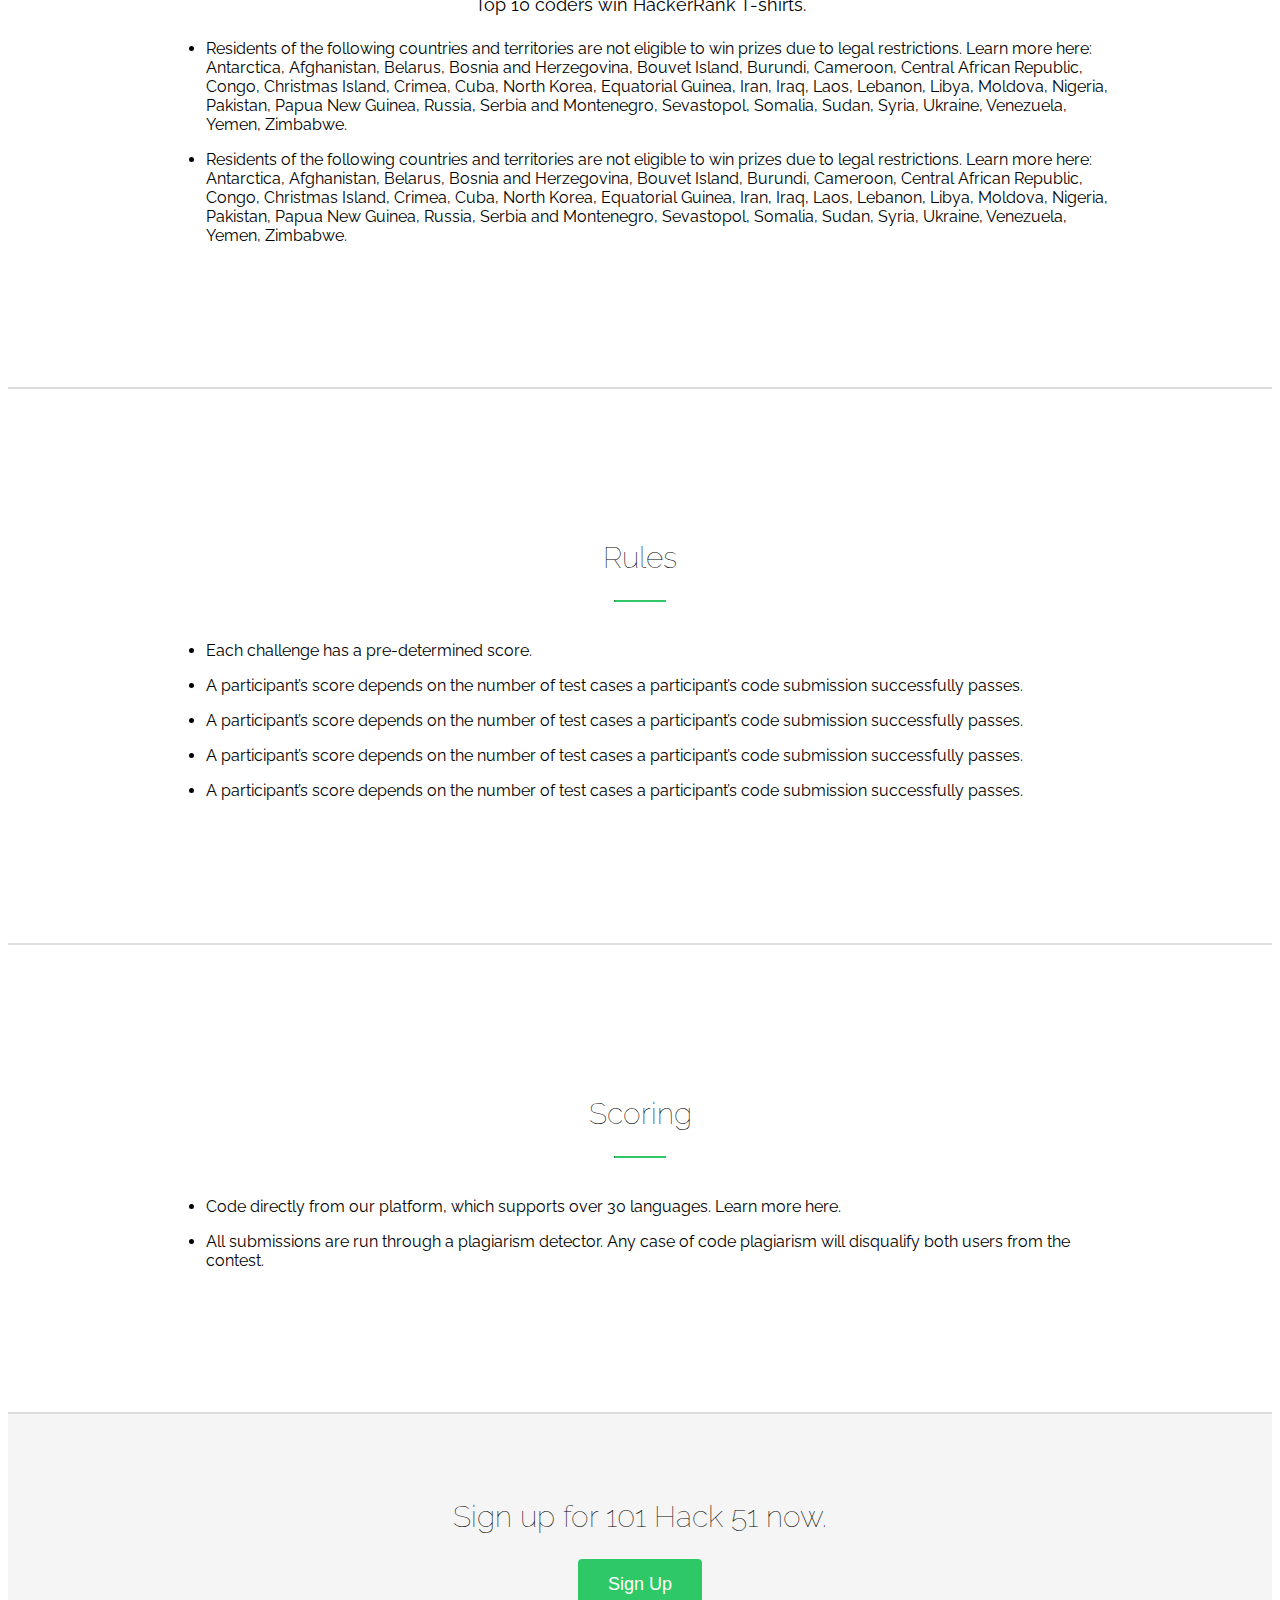
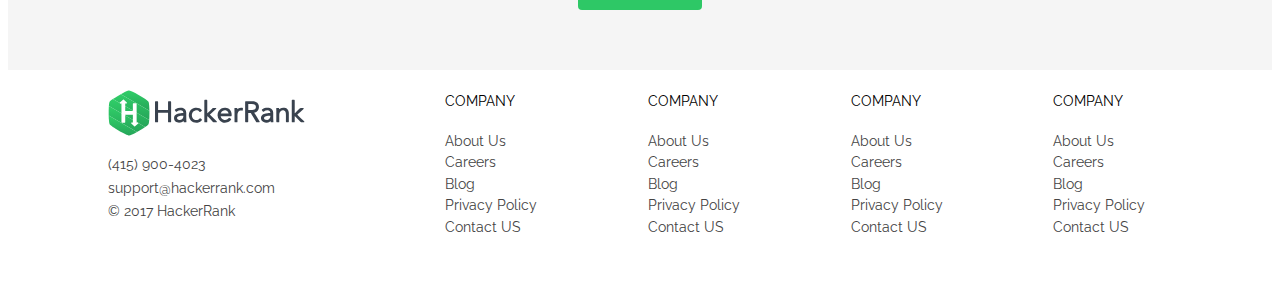
<file: index2.html>
<!doctype html>
<html amp lang="en">
<head>
  <meta charset="utf-8">
  <script async src="https://cdn.ampproject.org/v0.js"></script>
  <script async custom-element="amp-sidebar" src="https://cdn.ampproject.org/v0/amp-sidebar-0.1.js"></script>
  <script async custom-element="amp-accordion" src="https://cdn.ampproject.org/v0/amp-accordion-0.1.js"></script>
  <script async custom-element="amp-analytics" src="https://cdn.ampproject.org/v0/amp-analytics-0.1.js"></script>
  <script async custom-element="amp-install-serviceworker" src="https://cdn.ampproject.org/v0/amp-install-serviceworker-0.1.js"></script>
  <script async custom-element="amp-iframe" src="https://cdn.ampproject.org/v0/amp-iframe-0.1.js"></script>
  <script async custom-element="amp-form" src="https://cdn.ampproject.org/v0/amp-form-0.1.js"></script>
  <title>Hello, AMPs</title>
  <link rel="canonical" href="http://example.ampproject.org/article-metadata.html" />
  <meta name="viewport" content="width=device-width,minimum-scale=1,initial-scale=1">

  <meta name="title" content="">
  <meta name="keywords" content="">
  <meta name="description" content="">

  <meta name="publisher" content="">
  <meta name="copyright" content="">
  <link rel="canonical" href="" />






  <meta property="fb:app_id" content="" />
  <meta property="og:title" content="">
  <meta property="og:type" content="website">
  <meta property="og:url" content="">

  <meta property="og:image" content="">

  <meta property="og:description" content="">
  <meta property="og:site_name" content="" />
  <meta name="mobile-web-app-capable" content="yes">
  <link rel="shortcut icon" href="">

  <link rel="manifest" href="manifest.json">

  <script type="application/ld+json">
    {
      "@context": "http://schema.org",
      "@type": "NewsArticle",
      "headline": "Open-source framework for publishing content",
      "datePublished": "2015-10-07T12:02:41Z",
      "image": [
      "logo.jpg"
      ]
    }
  </script>
  <link href="https://fonts.googleapis.com/css?family=Raleway" rel="stylesheet">
  <style amp-boilerplate>body{-webkit-animation:-amp-start 8s steps(1,end) 0s 1 normal both;-moz-animation:-amp-start 8s steps(1,end) 0s 1 normal both;-ms-animation:-amp-start 8s steps(1,end) 0s 1 normal both;animation:-amp-start 8s steps(1,end) 0s 1 normal both}@-webkit-keyframes -amp-start{from{visibility:hidden}to{visibility:visible}}@-moz-keyframes -amp-start{from{visibility:hidden}to{visibility:visible}}@-ms-keyframes -amp-start{from{visibility:hidden}to{visibility:visible}}@-o-keyframes -amp-start{from{visibility:hidden}to{visibility:visible}}@keyframes -amp-start{from{visibility:hidden}to{visibility:visible}}</style><noscript><style amp-boilerplate>body{-webkit-animation:none;-moz-animation:none;-ms-animation:none;animation:none}</style></noscript>


  <style amp-custom>

    header #nav-cta::before{
      box-shadow: 0 0 0px 0 rgba(0, 0, 0, 0.1);
    }


    /** Flex grid CSS  */

    .container,.container-fluid{margin-right:auto;margin-left:auto}.container-fluid{padding-right:2rem;padding-left:2rem}.row{box-sizing:border-box;display:-webkit-box;display:-ms-flexbox;display:flex;-webkit-box-flex:0;-ms-flex:0 1 auto;flex:0 1 auto;-webkit-box-orient:horizontal;-webkit-box-direction:normal;-ms-flex-direction:row;flex-direction:row;-ms-flex-wrap:wrap;flex-wrap:wrap;margin-right:-.5rem;margin-left:-.5rem}.row.reverse{-webkit-box-orient:horizontal;-webkit-box-direction:reverse;-ms-flex-direction:row-reverse;flex-direction:row-reverse}.col.reverse{-webkit-box-orient:vertical;-webkit-box-direction:reverse;-ms-flex-direction:column-reverse;flex-direction:column-reverse}.col-xs,.col-xs-1,.col-xs-10,.col-xs-11,.col-xs-12,.col-xs-2,.col-xs-3,.col-xs-4,.col-xs-5,.col-xs-6,.col-xs-7,.col-xs-8,.col-xs-9,.col-xs-offset-0,.col-xs-offset-1,.col-xs-offset-10,.col-xs-offset-11,.col-xs-offset-12,.col-xs-offset-2,.col-xs-offset-3,.col-xs-offset-4,.col-xs-offset-5,.col-xs-offset-6,.col-xs-offset-7,.col-xs-offset-8,.col-xs-offset-9{box-sizing:border-box;-webkit-box-flex:0;-ms-flex:0 0 auto;flex:0 0 auto;padding-right:.5rem;padding-left:.5rem}.col-xs{-webkit-box-flex:1;-ms-flex-positive:1;flex-grow:1;-ms-flex-preferred-size:0;flex-basis:0;max-width:100%}.col-xs-1{-ms-flex-preferred-size:8.33333333%;flex-basis:8.33333333%;max-width:8.33333333%}.col-xs-2{-ms-flex-preferred-size:16.66666667%;flex-basis:16.66666667%;max-width:16.66666667%}.col-xs-3{-ms-flex-preferred-size:25%;flex-basis:25%;max-width:25%}.col-xs-4{-ms-flex-preferred-size:33.33333333%;flex-basis:33.33333333%;max-width:33.33333333%}.col-xs-5{-ms-flex-preferred-size:41.66666667%;flex-basis:41.66666667%;max-width:41.66666667%}.col-xs-6{-ms-flex-preferred-size:50%;flex-basis:50%;max-width:50%}.col-xs-7{-ms-flex-preferred-size:58.33333333%;flex-basis:58.33333333%;max-width:58.33333333%}.col-xs-8{-ms-flex-preferred-size:66.66666667%;flex-basis:66.66666667%;max-width:66.66666667%}.col-xs-9{-ms-flex-preferred-size:75%;flex-basis:75%;max-width:75%}.col-xs-10{-ms-flex-preferred-size:83.33333333%;flex-basis:83.33333333%;max-width:83.33333333%}.col-xs-11{-ms-flex-preferred-size:91.66666667%;flex-basis:91.66666667%;max-width:91.66666667%}.col-xs-12{-ms-flex-preferred-size:100%;flex-basis:100%;max-width:100%}.col-xs-offset-0{margin-left:0}.col-xs-offset-1{margin-left:8.33333333%}.col-xs-offset-2{margin-left:16.66666667%}.col-xs-offset-3{margin-left:25%}.col-xs-offset-4{margin-left:33.33333333%}.col-xs-offset-5{margin-left:41.66666667%}.col-xs-offset-6{margin-left:50%}.col-xs-offset-7{margin-left:58.33333333%}.col-xs-offset-8{margin-left:66.66666667%}.col-xs-offset-9{margin-left:75%}.col-xs-offset-10{margin-left:83.33333333%}.col-xs-offset-11{margin-left:91.66666667%}.start-xs{-webkit-box-pack:start;-ms-flex-pack:start;justify-content:flex-start;text-align:start}.center-xs{-webkit-box-pack:center;-ms-flex-pack:center;justify-content:center;text-align:center}.end-xs{-webkit-box-pack:end;-ms-flex-pack:end;justify-content:flex-end;text-align:end}.top-xs{-webkit-box-align:start;-ms-flex-align:start;align-items:flex-start}.middle-xs{-webkit-box-align:center;-ms-flex-align:center;align-items:center}.bottom-xs{-webkit-box-align:end;-ms-flex-align:end;align-items:flex-end}.around-xs{-ms-flex-pack:distribute;justify-content:space-around}.between-xs{-webkit-box-pack:justify;-ms-flex-pack:justify;justify-content:space-between}.first-xs{-webkit-box-ordinal-group:0;-ms-flex-order:-1;order:-1}.last-xs{-webkit-box-ordinal-group:2;-ms-flex-order:1;order:1}@media only screen and (min-width:48em){.container{width:49rem}.col-sm,.col-sm-1,.col-sm-10,.col-sm-11,.col-sm-12,.col-sm-2,.col-sm-3,.col-sm-4,.col-sm-5,.col-sm-6,.col-sm-7,.col-sm-8,.col-sm-9,.col-sm-offset-0,.col-sm-offset-1,.col-sm-offset-10,.col-sm-offset-11,.col-sm-offset-12,.col-sm-offset-2,.col-sm-offset-3,.col-sm-offset-4,.col-sm-offset-5,.col-sm-offset-6,.col-sm-offset-7,.col-sm-offset-8,.col-sm-offset-9{box-sizing:border-box;-webkit-box-flex:0;-ms-flex:0 0 auto;flex:0 0 auto;padding-right:.5rem;padding-left:.5rem}.col-sm{-webkit-box-flex:1;-ms-flex-positive:1;flex-grow:1;-ms-flex-preferred-size:0;flex-basis:0;max-width:100%}.col-sm-1{-ms-flex-preferred-size:8.33333333%;flex-basis:8.33333333%;max-width:8.33333333%}.col-sm-2{-ms-flex-preferred-size:16.66666667%;flex-basis:16.66666667%;max-width:16.66666667%}.col-sm-3{-ms-flex-preferred-size:25%;flex-basis:25%;max-width:25%}.col-sm-4{-ms-flex-preferred-size:33.33333333%;flex-basis:33.33333333%;max-width:33.33333333%}.col-sm-5{-ms-flex-preferred-size:41.66666667%;flex-basis:41.66666667%;max-width:41.66666667%}.col-sm-6{-ms-flex-preferred-size:50%;flex-basis:50%;max-width:50%}.col-sm-7{-ms-flex-preferred-size:58.33333333%;flex-basis:58.33333333%;max-width:58.33333333%}.col-sm-8{-ms-flex-preferred-size:66.66666667%;flex-basis:66.66666667%;max-width:66.66666667%}.col-sm-9{-ms-flex-preferred-size:75%;flex-basis:75%;max-width:75%}.col-sm-10{-ms-flex-preferred-size:83.33333333%;flex-basis:83.33333333%;max-width:83.33333333%}.col-sm-11{-ms-flex-preferred-size:91.66666667%;flex-basis:91.66666667%;max-width:91.66666667%}.col-sm-12{-ms-flex-preferred-size:100%;flex-basis:100%;max-width:100%}.col-sm-offset-0{margin-left:0}.col-sm-offset-1{margin-left:8.33333333%}.col-sm-offset-2{margin-left:16.66666667%}.col-sm-offset-3{margin-left:25%}.col-sm-offset-4{margin-left:33.33333333%}.col-sm-offset-5{margin-left:41.66666667%}.col-sm-offset-6{margin-left:50%}.col-sm-offset-7{margin-left:58.33333333%}.col-sm-offset-8{margin-left:66.66666667%}.col-sm-offset-9{margin-left:75%}.col-sm-offset-10{margin-left:83.33333333%}.col-sm-offset-11{margin-left:91.66666667%}.start-sm{-webkit-box-pack:start;-ms-flex-pack:start;justify-content:flex-start;text-align:start}.center-sm{-webkit-box-pack:center;-ms-flex-pack:center;justify-content:center;text-align:center}.end-sm{-webkit-box-pack:end;-ms-flex-pack:end;justify-content:flex-end;text-align:end}.top-sm{-webkit-box-align:start;-ms-flex-align:start;align-items:flex-start}.middle-sm{-webkit-box-align:center;-ms-flex-align:center;align-items:center}.bottom-sm{-webkit-box-align:end;-ms-flex-align:end;align-items:flex-end}.around-sm{-ms-flex-pack:distribute;justify-content:space-around}.between-sm{-webkit-box-pack:justify;-ms-flex-pack:justify;justify-content:space-between}.first-sm{-webkit-box-ordinal-group:0;-ms-flex-order:-1;order:-1}.last-sm{-webkit-box-ordinal-group:2;-ms-flex-order:1;order:1}}@media only screen and (min-width:64em){.container{width:65rem}.col-md,.col-md-1,.col-md-10,.col-md-11,.col-md-12,.col-md-2,.col-md-3,.col-md-4,.col-md-5,.col-md-6,.col-md-7,.col-md-8,.col-md-9,.col-md-offset-0,.col-md-offset-1,.col-md-offset-10,.col-md-offset-11,.col-md-offset-12,.col-md-offset-2,.col-md-offset-3,.col-md-offset-4,.col-md-offset-5,.col-md-offset-6,.col-md-offset-7,.col-md-offset-8,.col-md-offset-9{box-sizing:border-box;-webkit-box-flex:0;-ms-flex:0 0 auto;flex:0 0 auto;padding-right:.5rem;padding-left:.5rem}.col-md{-webkit-box-flex:1;-ms-flex-positive:1;flex-grow:1;-ms-flex-preferred-size:0;flex-basis:0;max-width:100%}.col-md-1{-ms-flex-preferred-size:8.33333333%;flex-basis:8.33333333%;max-width:8.33333333%}.col-md-2{-ms-flex-preferred-size:16.66666667%;flex-basis:16.66666667%;max-width:16.66666667%}.col-md-3{-ms-flex-preferred-size:25%;flex-basis:25%;max-width:25%}.col-md-4{-ms-flex-preferred-size:33.33333333%;flex-basis:33.33333333%;max-width:33.33333333%}.col-md-5{-ms-flex-preferred-size:41.66666667%;flex-basis:41.66666667%;max-width:41.66666667%}.col-md-6{-ms-flex-preferred-size:50%;flex-basis:50%;max-width:50%}.col-md-7{-ms-flex-preferred-size:58.33333333%;flex-basis:58.33333333%;max-width:58.33333333%}.col-md-8{-ms-flex-preferred-size:66.66666667%;flex-basis:66.66666667%;max-width:66.66666667%}.col-md-9{-ms-flex-preferred-size:75%;flex-basis:75%;max-width:75%}.col-md-10{-ms-flex-preferred-size:83.33333333%;flex-basis:83.33333333%;max-width:83.33333333%}.col-md-11{-ms-flex-preferred-size:91.66666667%;flex-basis:91.66666667%;max-width:91.66666667%}.col-md-12{-ms-flex-preferred-size:100%;flex-basis:100%;max-width:100%}.col-md-offset-0{margin-left:0}.col-md-offset-1{margin-left:8.33333333%}.col-md-offset-2{margin-left:16.66666667%}.col-md-offset-3{margin-left:25%}.col-md-offset-4{margin-left:33.33333333%}.col-md-offset-5{margin-left:41.66666667%}.col-md-offset-6{margin-left:50%}.col-md-offset-7{margin-left:58.33333333%}.col-md-offset-8{margin-left:66.66666667%}.col-md-offset-9{margin-left:75%}.col-md-offset-10{margin-left:83.33333333%}.col-md-offset-11{margin-left:91.66666667%}.start-md{-webkit-box-pack:start;-ms-flex-pack:start;justify-content:flex-start;text-align:start}.center-md{-webkit-box-pack:center;-ms-flex-pack:center;justify-content:center;text-align:center}.end-md{-webkit-box-pack:end;-ms-flex-pack:end;justify-content:flex-end;text-align:end}.top-md{-webkit-box-align:start;-ms-flex-align:start;align-items:flex-start}.middle-md{-webkit-box-align:center;-ms-flex-align:center;align-items:center}.bottom-md{-webkit-box-align:end;-ms-flex-align:end;align-items:flex-end}.around-md{-ms-flex-pack:distribute;justify-content:space-around}.between-md{-webkit-box-pack:justify;-ms-flex-pack:justify;justify-content:space-between}.first-md{-webkit-box-ordinal-group:0;-ms-flex-order:-1;order:-1}.last-md{-webkit-box-ordinal-group:2;-ms-flex-order:1;order:1}}@media only screen and (min-width:75em){.container{width:76rem}.col-lg,.col-lg-1,.col-lg-10,.col-lg-11,.col-lg-12,.col-lg-2,.col-lg-3,.col-lg-4,.col-lg-5,.col-lg-6,.col-lg-7,.col-lg-8,.col-lg-9,.col-lg-offset-0,.col-lg-offset-1,.col-lg-offset-10,.col-lg-offset-11,.col-lg-offset-12,.col-lg-offset-2,.col-lg-offset-3,.col-lg-offset-4,.col-lg-offset-5,.col-lg-offset-6,.col-lg-offset-7,.col-lg-offset-8,.col-lg-offset-9{box-sizing:border-box;-webkit-box-flex:0;-ms-flex:0 0 auto;flex:0 0 auto;padding-right:.5rem;padding-left:.5rem}.col-lg{-webkit-box-flex:1;-ms-flex-positive:1;flex-grow:1;-ms-flex-preferred-size:0;flex-basis:0;max-width:100%}.col-lg-1{-ms-flex-preferred-size:8.33333333%;flex-basis:8.33333333%;max-width:8.33333333%}.col-lg-2{-ms-flex-preferred-size:16.66666667%;flex-basis:16.66666667%;max-width:16.66666667%}.col-lg-3{-ms-flex-preferred-size:25%;flex-basis:25%;max-width:25%}.col-lg-4{-ms-flex-preferred-size:33.33333333%;flex-basis:33.33333333%;max-width:33.33333333%}.col-lg-5{-ms-flex-preferred-size:41.66666667%;flex-basis:41.66666667%;max-width:41.66666667%}.col-lg-6{-ms-flex-preferred-size:50%;flex-basis:50%;max-width:50%}.col-lg-7{-ms-flex-preferred-size:58.33333333%;flex-basis:58.33333333%;max-width:58.33333333%}.col-lg-8{-ms-flex-preferred-size:66.66666667%;flex-basis:66.66666667%;max-width:66.66666667%}.col-lg-9{-ms-flex-preferred-size:75%;flex-basis:75%;max-width:75%}.col-lg-10{-ms-flex-preferred-size:83.33333333%;flex-basis:83.33333333%;max-width:83.33333333%}.col-lg-11{-ms-flex-preferred-size:91.66666667%;flex-basis:91.66666667%;max-width:91.66666667%}.col-lg-12{-ms-flex-preferred-size:100%;flex-basis:100%;max-width:100%}.col-lg-offset-0{margin-left:0}.col-lg-offset-1{margin-left:8.33333333%}.col-lg-offset-2{margin-left:16.66666667%}.col-lg-offset-3{margin-left:25%}.col-lg-offset-4{margin-left:33.33333333%}.col-lg-offset-5{margin-left:41.66666667%}.col-lg-offset-6{margin-left:50%}.col-lg-offset-7{margin-left:58.33333333%}.col-lg-offset-8{margin-left:66.66666667%}.col-lg-offset-9{margin-left:75%}.col-lg-offset-10{margin-left:83.33333333%}.col-lg-offset-11{margin-left:91.66666667%}.start-lg{-webkit-box-pack:start;-ms-flex-pack:start;justify-content:flex-start;text-align:start}.center-lg{-webkit-box-pack:center;-ms-flex-pack:center;justify-content:center;text-align:center}.end-lg{-webkit-box-pack:end;-ms-flex-pack:end;justify-content:flex-end;text-align:end}.top-lg{-webkit-box-align:start;-ms-flex-align:start;align-items:flex-start}.middle-lg{-webkit-box-align:center;-ms-flex-align:center;align-items:center}.bottom-lg{-webkit-box-align:end;-ms-flex-align:end;align-items:flex-end}.around-lg{-ms-flex-pack:distribute;justify-content:space-around}.between-lg{-webkit-box-pack:justify;-ms-flex-pack:justify;justify-content:space-between}.first-lg{-webkit-box-ordinal-group:0;-ms-flex-order:-1;order:-1}.last-lg{-webkit-box-ordinal-group:2;-ms-flex-order:1;order:1}}


 /**
  * Custom Css layout
  */

  * {
    -webkit-transition: .5s ease-out;
    -moz-transition: .5s ease-out;
    -o-transition: .5s ease-out;
    transition: .5s ease-out;
    list-style: none;
  }
  body::-webkit-scrollbar {
    width: 7px;
  }

  body::-webkit-scrollbar-track {
    -webkit-box-shadow: inset 0 0 6px rgba(0,0,0,0.3);
  }

  body::-webkit-scrollbar-thumb {
    background-color: #2ec866;
    border-radius:3px;
  }

  body::-webkit-scrollbar-thumb:hover{
    background-color:#2ec866;
    border:1px solid #2192a7;
  }
  body::-webkit-scrollbar-thumb:active{
    background-color:#08a240;
    border:1px solid #155965;
  }


  body {
    font-family: Raleway,sans-serif;
  }


  hr {
    margin-top: 10px;
    margin-bottom: 23px;
    border-top: 1px solid #eee;
  }
  hr.primary {
    border-color: #2ec866;
  }

  hr.primary, hr.primary-white {
    max-width: 50px;

  }
  h1 { font-size: 2.25em; }
  h2 { font-size: 1.875em; }
  h3 { font-size: 1.5em; }
  h4 { font-size: 1.125em; }
  h5 { font-size: .875em; }
  h6 { font-size: .75em; }
  h1, h2, h3, h4, h5, h6 {
    font-weight: 100;
  }
  li {
    list-style-type: disc;
  }

  #top {
    background-image: url("coffee.png");
    background-attachment: fixed;

    width: 100%;

    position: relative;
    background-color: #65686b;
    background-position: center;
    -webkit-background-size: cover;
    -moz-background-size: cover;
    background-size: cover;
  }


  #top-content
  {
    position: absolute;

    top: 25vh;
    left: 0;
    text-align: center;
    width: 100%;
  }

  #top-content > h1, #top-content > h2, #top-content > h3 , #top-content > h4
  {
    color: #fff;
    padding: 15px 50px;
    margin: auto;

  }

  .top-img
  {
    height: 200px;
    width: 195px;
    margin: auto;
  }
  .text-center {
    text-align: center;
  }


  @media (min-width: 414px)
  {


    #top
    {
      height: 88vh;
    }

    section {
      padding: 10%;
      border-bottom: 2px solid #dddddd;
    }



  }

  @media (max-width: 414px)
  {

    #top
    {
      height: 500px;
    }

    section {
      padding: 0%;
      border-bottom: 2px solid #dddddd;
    }

  }

  #bottom-cta {
    background-color: #f5f5f5;
    padding: 60px;
  }


  footer {
    margin-bottom: 60px;
  }

  footer p {
    margin: 3% 0;
    font-size: 14px;
    color: #444;
  }
  footer p a {
    color: #444;
  }

  footer .branding {
    background: url(" [data-uri]%[base64]%[base64]%[base64]%2BDQoJCQkJCTxzdG9wICBvZmZzZXQ9IjAiIHN0eWxlPSJzdG9wLWNvbG9yOiMyNUE1NTkiLz4NCgkJCQkJPHN0b3AgIG9mZnNldD0iMSIgc3R5bGU9InN0b3AtY29sb3I6IzMwQ0U2OCIvPg0KCQkJCTwvbGluZWFyR3JhZGllbnQ%[base64]%[base64]%[base64]%[base64]%[base64]%2BDQoJCQk8L2c%[base64]%2BDQoJCQk8L2ltYWdlPg0KCQkJPGc%[base64]%2BDQo8L2c%2BDQo8L3N2Zz4NCg%3D%3D") no-repeat;
    width: 200px;
    height: 46px;
    margin: 20px 0px;
  }

  /**
   * Button Css
   */


   .btn {
    border: none;
    outline: none;
    cursor: pointer;
    padding: 15px 30px;
    border-radius: 4px;
    /*box-shadow: 2px 2px 4px rgba(0, 0, 0, .4);*/
    border: #dbdbdb;
    color: #fff;
  }
/*.btn:hover {
transform: translateY(-2px);
 box-shadow: 0 4px 8px 0 rgba(0,0,0,.4);
}*/
/* Ripple magic */
.btn{
  position: relative;
  overflow: hidden;
}



.btn-default {
  background: #fff;
}

.btn-primary {
  background: #4691f6;

}
.btn-success{
  background: #2ec866;
}
.btn-success:hover{
  background: #26a655;
}

.btn-lg {
  font-size: 18px;
}
.btn-md {
  font-size: 16px;
}
.btn-sm {
  font-size: 14px;
}

  /**
   * Clock css
   */

   #clock {
    text-align: center;

  }

  .hamburger:focus {
    outline: none;
  }

  #clock .clock-iframe {
    width: 100%;
    height: 200px;
  }
  .close-button {
    outline: none;
    cursor: pointer;
  }






/**
 * Custom css material Theme
 */


 .header .tab .list-container>ul li.has-sublist::after,
 .language .current::after,
 amp-sidebar .language .current::after,
 amp-sidebar .has-sub-level::after,
 footer .footer-image.twitter,
 footer .footer-image.wordpress,
 footer .footer-image.youtube {
  display: inline-block;
  background-size: 100px 74px
}








amp-sidebar {
  background: #fff;
  width: 100vw
}

amp-sidebar .submenu {
  background: #fff;
  bottom: 0;
  box-shadow: 0 3px 20px 0 rgba(0, 0, 0, 0.075);
  left: 0;
  position: fixed;
  right: 0;
  top: 0;
  transform: translateX(100%);
  transition: transform 233ms cubic-bezier(0, 0, 0.21, 1)
}

amp-sidebar input:checked+.submenu {
  transform: translateX(0)
}

amp-sidebar input[type="checkbox"] {
  position: absolute;
  visibility: hidden
}

amp-sidebar .menu-item {
  border-bottom: solid 1px #ededed;
  color: #000;
  display: block;
  position: relative;
  text-transform: none
}

amp-sidebar .menu-item:hover {
  background: #f9f9f9
}

amp-sidebar .item-layer-1 {
  font-size: 25px;
  font-weight: 100;
  line-height: 34px;
  padding: 20px 25px 20px 15px
}

amp-sidebar .item-layer-2,
amp-sidebar .item-layer-3 {
  font-size: 18px;
  font-weight: 300;
  line-height: 26px;
  padding: 15px 35px 15px 25px
}

amp-sidebar .menu-layer::after {
  background: #2ec866;
  bottom: 0;
  content: '';
  position: absolute;
  right: 0;
  top: 0;
  width: 13px
}

amp-sidebar .menu-layer .items {
  left: 0;
  overflow-x: hidden;
  overflow-y: scroll;
  position: absolute;
  right: 0
}

amp-sidebar .menu-layer.primary {
  height: 100%;
  position: relative
}

amp-sidebar .menu-layer.primary .items {
  bottom: 80px;
  top: 60px
}

amp-sidebar .menu-layer.secondary {
  z-index: 2
}

amp-sidebar .menu-layer.tertiary {
  z-index: 3
}

amp-sidebar .menu-layer.secondary .items,
amp-sidebar .menu-layer.tertiary .items {
  bottom: 0;
  top: 85px
}

amp-sidebar .has-sub-level::after {
  width: 15.53px;
  height: 8.3px;
  background-position: -84px -15.71px;
  content: '';
  height: 12px;
  position: absolute;
  right: 35px;
  top: calc(50% - 6px);
  transform: rotate(90deg) scale(0.75);
  width: 16px
}

amp-sidebar .close-button {
  background: url("https://www.ampproject.org/static/img/symbols/close.svg") no-repeat center/18px transparent;
  border: 0;
  height: 58px;
  position: absolute;
  right: 13px;
  top: 0;
  width: 68px
}

amp-sidebar .return-button {
  color: #b3b3b3;
  font-weight: 300;
  left: 25px;
  position: absolute;
  top: 22px
}

amp-sidebar .return-button::before {
  border: 0;
  content: '';
  display: inline-block;
  height: 11px;
  margin-right: 5px;
  position: relative;
  top: 1px;
  width: 7px
}

.rtl amp-sidebar .item-layer-1 {
  padding: 30px 35px
}

.rtl amp-sidebar .has-sub-level::after {
  left: 35px;
  right: auto;
  transform: rotate(-90deg) scale(0.75)
}

.rtl amp-sidebar .return-button::before {
  margin: 0 5px;
  transform: rotate(180deg)
}

.rtl amp-sidebar .submenu {
  transform: translateX(-100%)
}

a {
  color: #1c79c0;
  position: relative;
  text-decoration: none
}

a.underlined::before,
.card-container.grid .card-link p::before {
  background: linear-gradient(to right, #0389ff, #0dd3ff);
  bottom: -3px;
  content: '';
  left: 0;
  height: 1px;
  position: absolute;
  right: 0
}

a.underlined.cta,
.card-container.grid .card-link p.cta {
  overflow: hidden
}

a.underlined.cta::before,
.card-container.grid .card-link p.cta::before {
  bottom: -5px;
  height: 2px
}

a.underlined.cta:hover::before,
.card-container.grid .card-link p.cta:hover::before {
  animation: 0.5s 1 cta-line
}

@media only screen and (max-width: 956px) {
  a {
    font-size: 14px
  }
}


.header {
  backface-visibility: hidden;
  background-color: #fff;
  box-shadow: 0 0 40px 0 rgba(0, 0, 0, 0.1);
  font-size: 14px;
  font-weight: 300;
  transform: translateZ(0)
}

.header.fixed {
  left: 0;
  position: fixed;
  top: 0;
  transform: translateY(0%);
  transition: all .4s ease;
  width: 100%;
  z-index: 1000
}

.sticky {
  left: 0;
  position: sticky;
  top: 0;
  transform: translateY(0%);
  transition: all .4s ease;
  width: 100%;
  z-index: 1000

}

.header .nav-container,
.header .left-nav,
.header .alt,
.header .tabs {
  display: flex
}

.header .nav-container {
  justify-content: space-between;
  position: relative
}

.header .left-nav,
.header .alt {
  justify-content: flex-start
}

.header .left-nav {
  align-items: center;
  font-size: 20px;
  font-weight: 300;
  margin-left: 0
}

.header .left-nav .header-title {
  background: url("https://hrcdn.net/hackerrank/assets/brand/h_mark_sm-05bceb881aa02b72d688d21db01df5d8.png") no-repeat center;
  color: #0379c4;
  margin: 0;
  padding: 40px 40px 40px 60px;
  text-transform: none;
  white-space: nowrap;
  width: auto
}

.header .left-nav .header-title::after,
.header .left-nav .header-title::before {
  display: none
}

.header .alt,
.header .tabs {
  align-items: stretch
}

.header .alt {
  padding: 0
}

.header .alt.right {
  font-size: 15px
}

.header .tabs {
  justify-content: center;
  margin-left: 60px
}

.header .tab {
  color: #333;
  font-weight: 400;
  margin: 0 4px;
  padding: 6px;
  position: relative;
  transition: .1s ease color
}

.header .tab::after {
  background: linear-gradient(to right, #1c79c0, #0389ff, #0dd3ff);
  bottom: 0;
  content: '';
  height: 3px;
  left: 20px;
  margin: auto;
  opacity: 0;
  position: absolute;
  right: 20px;
  transition: .1s ease opacity
}

.header .tab:hover,
.header .tab.active {
  color: #1c79c0
}

.header .tab.active::after {
  opacity: 1
}

.header .tab.active:hover::after {
  opacity: 0
}

.header .tab.hamburger {
  align-self: center;
  background: url("https://www.ampproject.org/static/img/hamburger.svg") no-repeat center/30px 24px transparent;

  border: 0;
  cursor: pointer;
  display: none;
  height: 40px;
  margin: 0;
  padding: 0;
  width: 40px
}

.header .tab {
  padding: 6px 20px
}

.header .tab::before {
  bottom: 0;
  box-shadow: 0 0 40px 0 rgba(0, 0, 0, 0.1);
  content: '';
  left: -10px;
  opacity: 0;
  position: absolute;
  right: -10px;
  top: 0px;
  transition: opacity .2s ease-out
}

.header .tab>a {
  font-size: 14px;
  line-height: 30px;
  text-transform: uppercase;
  color: inherit;
  position: relative;
  top: 19px
}

.tab+#nav-cta{

  background-color: #2ec866;
}
.tab+#nav-cta{

  color: white;
}

.header .tab .list-container>ul,
.header .tab .sublist {
  list-style: none
}

.header .tab .list-container,
.header .tab .sublist {
  opacity: 0;
  pointer-events: none;
  position: absolute
}

.header .tab .list-container {
  left: -10px;
  top: 100%;
  transition: .2s ease-out;
  z-index: -1
}

.header .tab .list-shadow {
  bottom: -50px;
  left: -50px;
  overflow: hidden;
  position: absolute;
  right: -50px;
  top: 0
}

.header .tab .list-shadow::before {
  bottom: 50px;
  box-shadow: 0 0 40px 0 rgba(0, 0, 0, 0.1);
  content: '';
  left: 50px;
  position: absolute;
  right: 50px;
  top: 0
}

.header .tab .list-container>ul {
  background: #fff;
  min-width: 250px;
  position: relative
}

.header .tab .list-container>ul li {
  box-sizing: border-box;
  position: relative
}

.header .tab .list-container>ul li.has-sublist::after {
  width: 6.12px;
  height: 11.88px;
  background-position: -84px -38.94px;
  content: '';
  position: absolute;
  right: 20px;
  top: 18px
}

.header .tab .list-container>ul li a {
  display: block;
  padding: 7.5px 30px
}

.header .tab .list-container>ul li:hover {
  background: #f8f8f8
}

.header .tab .list-container>ul li:hover .sublist {
  opacity: 1;
  pointer-events: all
}

.header .tab .list-container>ul li.external a {
  background: no-repeat right 15px center / 12px
}

.header .tab .list-container>ul li.external:hover a {
}

.header .tab .list-container>ul .sublist {
  background: #f8f8f8;
  box-shadow: 0 0 40px 0 rgba(0, 0, 0, 0.1);
  right: 0;
  top: 0;
  transform: translateX(100%);
  transition: opacity .3s
}

.header .tab .list-container>ul .sublist li:hover {
  background: white
}

.header .tab .list-container>ul .sublist li a {
  display: block;
  font-size: 14px;
  line-height: 1.3;
  padding: 15px 35px
}

.header .tab:hover::before {
  opacity: 1
}

.header .tab:hover .list-container {
  opacity: 1;
  pointer-events: all;
  z-index: 0
}

@media only screen and (min-width: 958px) {
  .header .description.desktop-up {
    display: inline-block
  }
}

@media only screen and (max-width: 956px) {
  .header .container {
    padding-right: 18px
  }
  .header .left-nav {
    flex: 1 1 auto;
    width: auto
  }
  .header .left-nav .header-title {
    margin: 0;
    padding: 30px 30px 30px 50px;
    width: auto
  }
  .header div.tab,
  .header .desktop {
    display: none
  }
  .header .tab.hamburger {
    display: inline-block
  }
}

.rtl .header .tabs {
  margin-right: 60px
}

.rtl .header .tab .list-container {
  left: auto;
  right: -10px
}

.rtl .header .tab .list-container>ul li.has-sublist::after {
  left: 20px;
  right: auto;
  transform: rotate(180deg)
}

.rtl .header .tab .list-container>ul li.external a {
  background-position: left 15px center
}

.rtl .header .tab .list-container>ul .sublist {
  left: 0;
  transform: translateX(-100%);
  right: auto
}

nav.breadcrumb {
  margin: 15px 20px;
  position: absolute;
  z-index: 2
}

nav.breadcrumb ul {
  line-height: 12px;
  list-style: none
}

nav.breadcrumb li,
nav.breadcrumb a {
  color: #959595;
  font-size: 12px;
  font-weight: 300;
  letter-spacing: 0;
  line-height: 17px;
  text-transform: none
}

nav.breadcrumb li {
  display: inline
}

nav.breadcrumb li::after {
  content: '\00bb';
  margin-left: 5px
}

nav.breadcrumb li:last-child::after {
  content: ''
}

.rtl nav li::after {
  margin-left: 0;
  margin-right: 5px
}

@media only screen and (max-width: 956px) {
  nav li,
  nav a {
    font-size: 10px
  }
}



</style>
</head>

<body>

  <amp-analytics type="googleanalytics" id="analytics-ga">
    <script type="application/json">
      {
        "vars": {
          "account": "UA-XXXXXXXX"
        },
        "triggers": {
          "trackPageview": {
            "on": "visible",
            "request": "pageview"
          }
        }
      }
    </script>
  </amp-analytics>


  <amp-sidebar id='sidebar' side='right' layout='nodisplay'>
    <form class="menu-layer primary" action="/" target="_top">
      <button type="reset" class="close-button" id="menu-button" on='tap:sidebar.toggle'></button>
      <div class="items">
       <label >
        <a class="menu-item item-layer-1 has-sub-level" href="#one">
          About
        </a>

      </label>
      <label >
       <a class="menu-item item-layer-1 has-sub-level" href="#two">
        Prizes
      </a>

    </label>
    <label>
      <a class="menu-item item-layer-1 has-sub-level" href="#three">
        Rules
      </a>

    </label>
    <label>
      <a class="menu-item item-layer-1 has-sub-level" href="#four">
        Scoring
      </a>

    </label>
    <label >
      <a class="menu-item item-layer-1 has-sub-level tab nav-cta" href="/">
        Sign Up
      </a>

    </label>
  </div>


</form>
</amp-sidebar>






<div id="top">
  <div class="container-fluid">
    <div class="row between-xs">
     <div class="col-xs">
       <div class="box">
        <div id="top-content" class="wow bounceInUp" data-wow-delay="0.2s" data-wow-duration="1.5s">
          <h1>101 Hack 51</h1>
          <br>
          <h4>Jun 20 2017, 08:30 pm IST to Jun 20 2017, 11:30 pm IST</h4>
          <button class="btn btn-success btn-lg">Sign Up</button>

          <div class="container-fluid">
             <div class="row">
  <div class="col-xs" id="clock">
     <iframe class="clock-iframe"
 layout="responsive"
 sandbox="allow-scripts allow-same-origin allow-popups"
 frameborder="0"
 src="http://127.0.0.1:8887/clock2.html?time=Sun Jun 20 2017 20:30:00 GMT+0530 (IST)">
</iframe>
</div>
          </div>
        </div>

      </div>
    </div>
  </div>

  </div>
</div>
</div>

<header class="header sticky">

  <div class="container">
    <div class="nav-container">
      <div class="left-nav alt">
        <a href="/" class="tab header-title">
          <span>

          </span>
        </a>


      </div>
      <div class="right alt">

       <div class="tabs">
        <div class="tab">
          <a href="#one">About</a>

        </div>
        <div class="tab">
          <a href="#two">Prizes</a>

        </div>
        <div class="tab">
          <a href="#three">Rules</a>
        </div>
        <div class="tab">
          <a href="#four">Scoring</a>
        </div>
        <div class="tab" id="nav-cta">
          <a href="#">Sign Up</a>
        </div>
      </div>



      <button class="tab hamburger" id="menu-button" on="tap:sidebar.toggle"></button>
    </div>
  </div>
</div>
</header>



<section id="one">
  <div class="container-fluid">
    <div class="row between-xs">
     <div class="col-xs">
       <div class="box">
        <div class="row center-xs">
          <div class="col-xs">
            <h2>About </h2>
            <hr class="primary"/>
          </div>

        </div>
        <p class="text-center">Sign up for 101 Hack 50, an algorithm contest that’s all about speed, accuracy and efficiency. You’ll have 3 hours to solve 5-6 challenges. Top 10 coders win HackerRank T-shirts. Note that now you'll have an extra hour to solve more! See how your skills compare against others and sign up now!</p>
      </div>
    </div>
  </div>
</div>
</section>


<section id="two">
  <div class="container-fluid">
    <div class="row between-xs">
     <div class="col-xs">
       <div class="box">
        <div class="row center-xs">
          <div class="col-xs">
            <h2>Prizes </h2>
            <hr class="primary"/>
          </div>

        </div>
        <h4 class="text-center">
          <b>Top 10 coders win HackerRank T-shirts.</b>
        </h4>
        <ul>
          <li>
            <p>
              Residents of the following countries and territories are not eligible to win prizes due to legal restrictions. Learn more here: Antarctica, Afghanistan, Belarus, Bosnia and Herzegovina, Bouvet Island, Burundi, Cameroon, Central African Republic, Congo, Christmas Island, Crimea, Cuba, North Korea, Equatorial Guinea, Iran, Iraq, Laos, Lebanon, Libya, Moldova, Nigeria, Pakistan, Papua New Guinea, Russia, Serbia and Montenegro, Sevastopol, Somalia, Sudan, Syria, Ukraine, Venezuela, Yemen, Zimbabwe.
            </p>
          </li>
          <li>
            <p>
              Residents of the following countries and territories are not eligible to win prizes due to legal restrictions. Learn more here: Antarctica, Afghanistan, Belarus, Bosnia and Herzegovina, Bouvet Island, Burundi, Cameroon, Central African Republic, Congo, Christmas Island, Crimea, Cuba, North Korea, Equatorial Guinea, Iran, Iraq, Laos, Lebanon, Libya, Moldova, Nigeria, Pakistan, Papua New Guinea, Russia, Serbia and Montenegro, Sevastopol, Somalia, Sudan, Syria, Ukraine, Venezuela, Yemen, Zimbabwe.
            </p>
          </li>
        </ul>
      </div>
    </div>
  </div>
</div>
</section>


<section id="three">
  <div class="container-fluid">
    <div class="row between-xs">
     <div class="col-xs">
       <div class="box">
        <div class="row center-xs">
          <div class="col-xs">
            <h2>Rules </h2>
            <hr class="primary"/>
          </div>

        </div>
        <ul>
          <li>
            <p>
              Each challenge has a pre-determined score.
            </p>
          </li>
          <li>
            <p>
              A participant’s score depends on the number of test cases a participant’s code submission successfully passes.
            </p>
          </li>
          <li>
            <p>
              A participant’s score depends on the number of test cases a participant’s code submission successfully passes.
            </p>
          </li>
          <li>
            <p>
              A participant’s score depends on the number of test cases a participant’s code submission successfully passes.
            </p>
          </li>
          <li>
            <p>
              A participant’s score depends on the number of test cases a participant’s code submission successfully passes.
            </p>
          </li>
        </ul>
      </div>
    </div>
  </div>
</div>
</section>



<section id="four">
  <div class="container-fluid">
    <div class="row between-xs">
     <div class="col-xs">
       <div class="box">
        <div class="row center-xs">
          <div class="col-xs">
            <h2>Scoring </h2>
            <hr class="primary"/>
          </div>

        </div>
        <ul>
          <li>
            <p>
              Code directly from our platform, which supports over 30 languages. Learn more here.
            </p>
          </li>
          <li>
            <p>
             All submissions are run through a plagiarism detector. Any case of code plagiarism will disqualify both users from the contest.
           </p>
         </li>
       </ul>
     </div>
   </div>
 </div>
</div>
</section>




<div id="bottom-cta">
  <div class="container-fluid">
    <div class="row">
      <div class="col-xs text-center">
        <h2>Sign up for 101 Hack 51 now.</h2>
        <button class="btn btn-success btn-lg">Sign Up</button>
      </div>
    </div>
  </div>

</div>

<footer>
  <div class="container-fluid">
    <div class="row left">
      <div class="col-md-4 col-sm-4 col-xs-12">
        <div class="row">
          <div class="col-md-8 col-md-offset-2 col-sm-12">
            <div class="branding">

            </div>
            <p>(415) 900-4023</p>
            <p>support@hackerrank.com</p>
            <p>© 2017 HackerRank</p>

          </div>
        </div>
      </div>
      <div class="col-md-8 col-sm-8 col-xs-12">
        <div class="row right">
          <div class="col-md-3 col-sm-3 col-xs-6">
            <h5><b>COMPANY</b></h5>
            <p><a href="/aboutus">About Us</a> </p>
            <p><a href="/careers">Careers</a> </p>
            <p><a href="http://blog.hackerank.com">Blog</a> </p>
            <p><a href="/work/privacy">Privacy Policy</a> </p>
            <p><a href="/contactus">Contact US</a> </p>
          </div>
          <div class="col-md-3 col-sm-3 col-xs-6">
            <h5><b>COMPANY</b></h5>
            <p><a href="/aboutus">About Us</a> </p>
            <p><a href="/careers">Careers</a> </p>
            <p><a href="http://blog.hackerank.com">Blog</a> </p>
            <p><a href="/work/privacy">Privacy Policy</a> </p>
            <p><a href="/contactus">Contact US</a> </p>
          </div>
          <div class="col-md-3 col-sm-3 col-xs-6">
            <h5><b>COMPANY</b></h5>
            <p><a href="/aboutus">About Us</a> </p>
            <p><a href="/careers">Careers</a> </p>
            <p><a href="http://blog.hackerank.com">Blog</a> </p>
            <p><a href="/work/privacy">Privacy Policy</a> </p>
            <p><a href="/contactus">Contact US</a> </p>
          </div>
          <div class="col-md-3 col-sm-3 col-xs-6">
            <h5><b>COMPANY</b></h5>
            <p><a href="/aboutus">About Us</a> </p>
            <p><a href="/careers">Careers</a> </p>
            <p><a href="http://blog.hackerank.com">Blog</a> </p>
            <p><a href="/work/privacy">Privacy Policy</a> </p>
            <p><a href="/contactus">Contact US</a> </p>
          </div>

        </div>
      </div>
    </div>
  </div>

</footer>

</body>
</html>
</file>
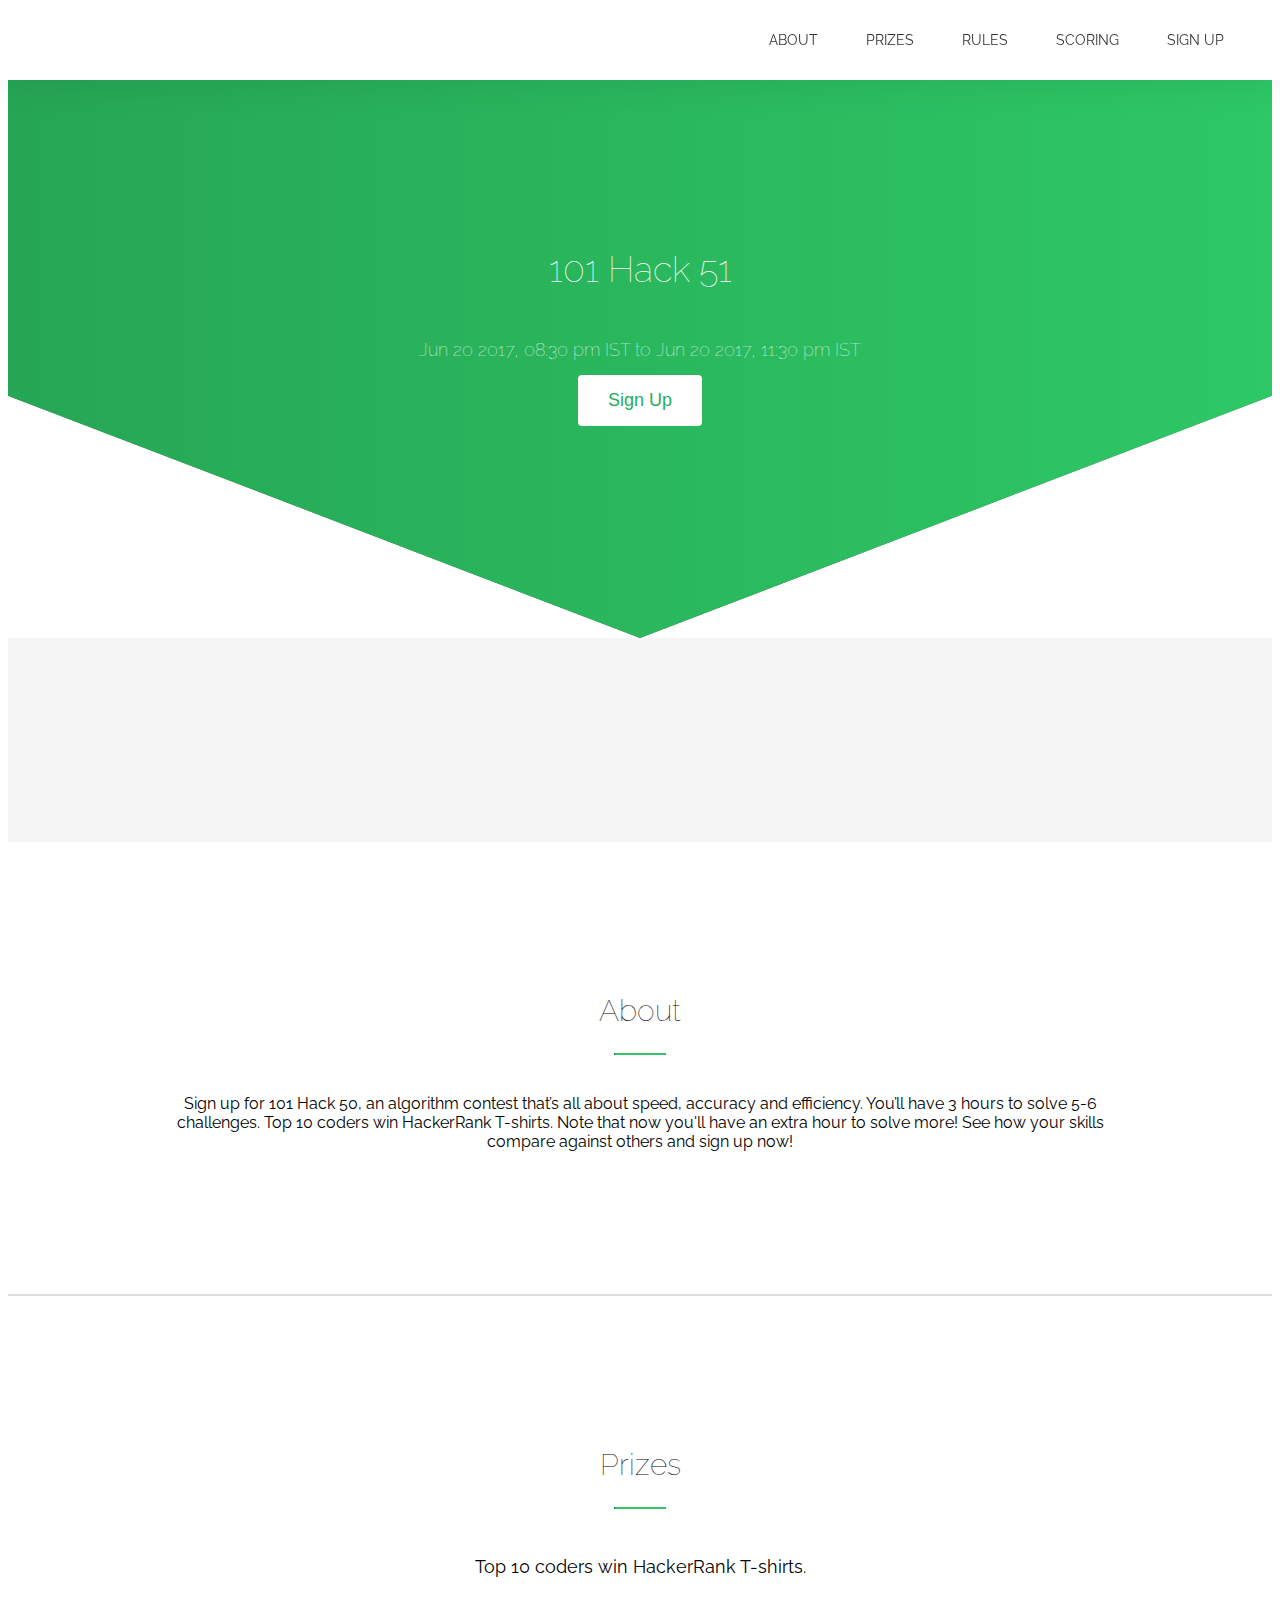
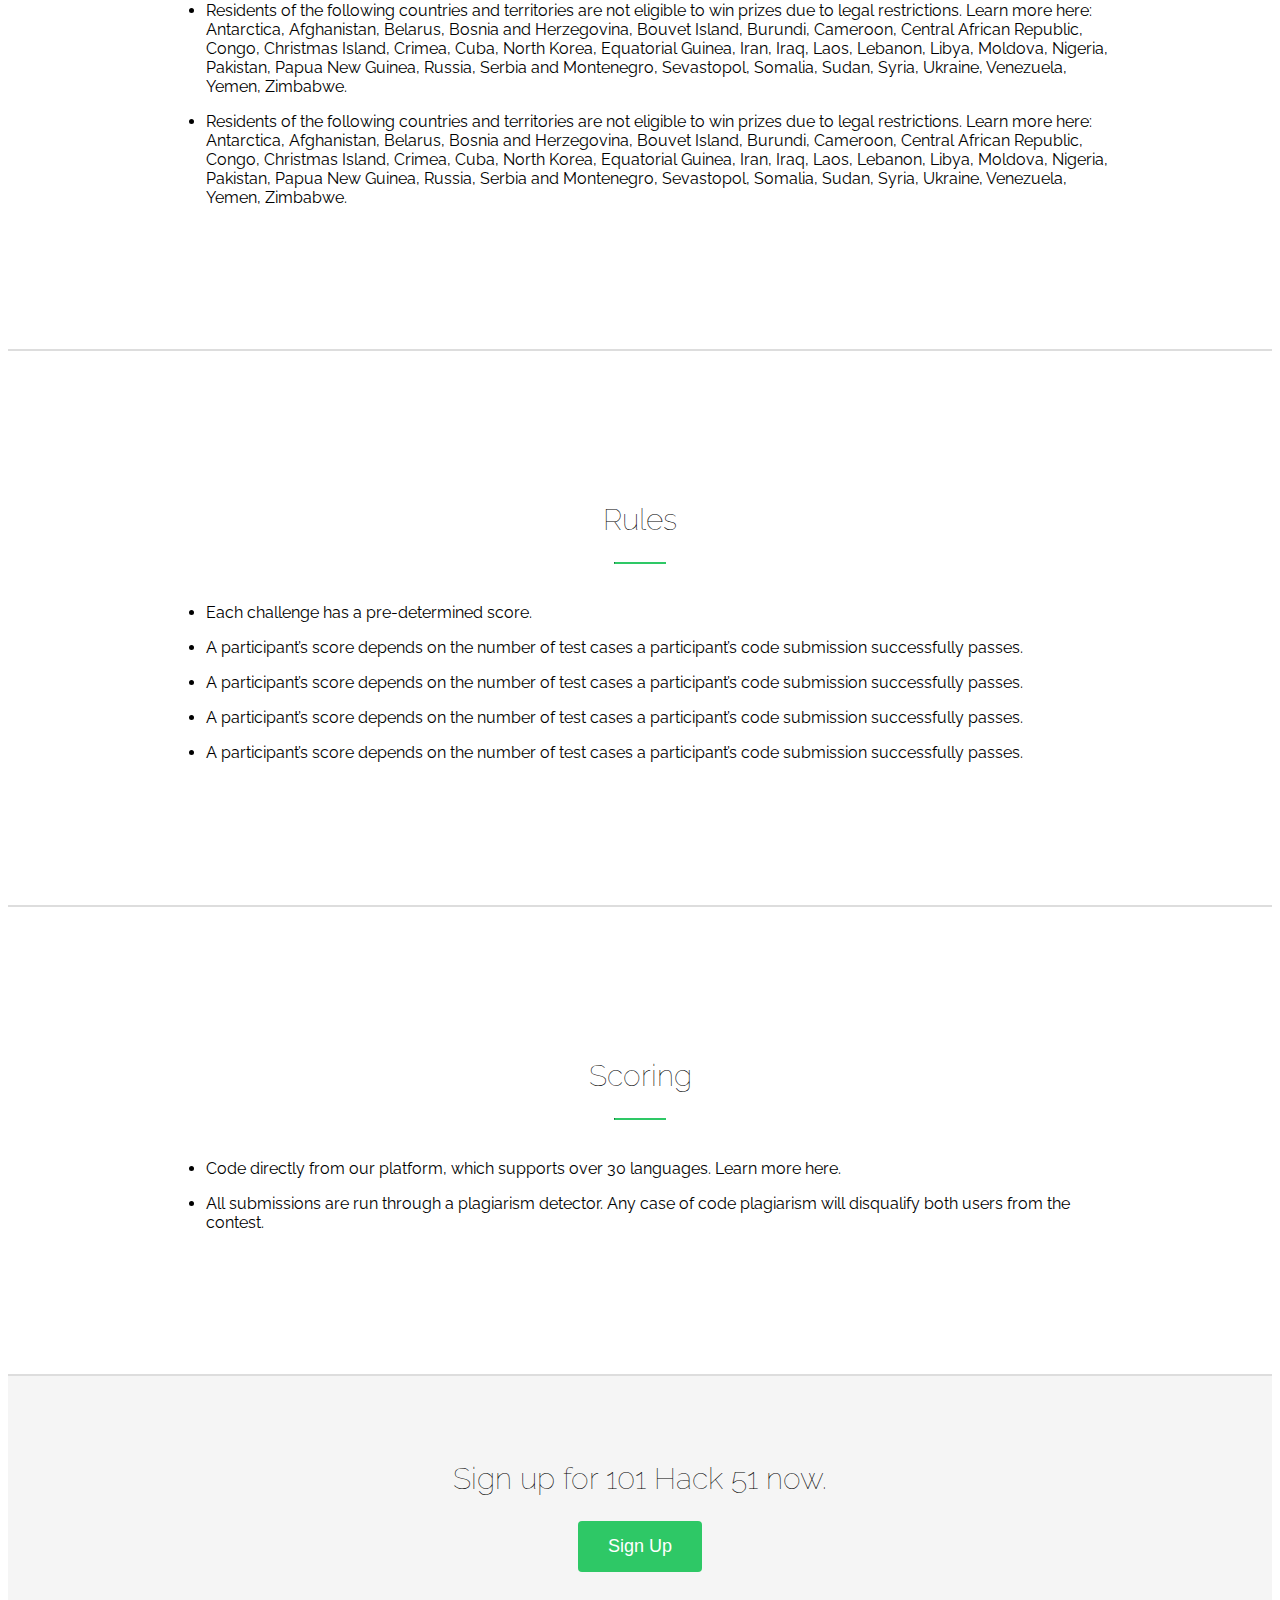
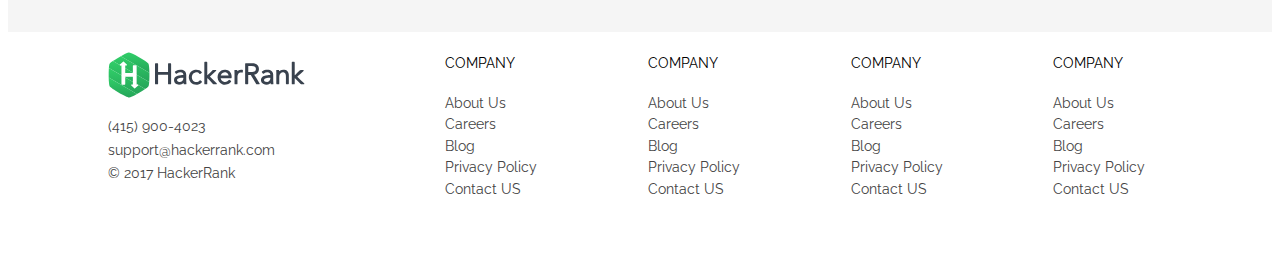
<file: index3.html>
<!doctype html>
<html amp lang="en">
<head>
  <meta charset="utf-8">
  <script async src="https://cdn.ampproject.org/v0.js"></script>
  <script async custom-element="amp-sidebar" src="https://cdn.ampproject.org/v0/amp-sidebar-0.1.js"></script>
  <script async custom-element="amp-accordion" src="https://cdn.ampproject.org/v0/amp-accordion-0.1.js"></script>
  <script async custom-element="amp-analytics" src="https://cdn.ampproject.org/v0/amp-analytics-0.1.js"></script>
  <script async custom-element="amp-install-serviceworker" src="https://cdn.ampproject.org/v0/amp-install-serviceworker-0.1.js"></script>
  <script async custom-element="amp-iframe" src="https://cdn.ampproject.org/v0/amp-iframe-0.1.js"></script>
  <script async custom-element="amp-form" src="https://cdn.ampproject.org/v0/amp-form-0.1.js"></script>
  <title>Hello, AMPs</title>
  <link rel="canonical" href="http://example.ampproject.org/article-metadata.html" />
  <meta name="viewport" content="width=device-width,minimum-scale=1,initial-scale=1">

  <meta name="title" content="">
  <meta name="keywords" content="">
  <meta name="description" content="">

  <meta name="publisher" content="">
  <meta name="copyright" content="">
  <link rel="canonical" href="" />






  <meta property="fb:app_id" content="" />
  <meta property="og:title" content="">
  <meta property="og:type" content="website">
  <meta property="og:url" content="">

  <meta property="og:image" content="">

  <meta property="og:description" content="">
  <meta property="og:site_name" content="" />
  <meta name="mobile-web-app-capable" content="yes">
  <link rel="shortcut icon" href="">

  <link rel="manifest" href="manifest.json">

  <script type="application/ld+json">
    {
      "@context": "http://schema.org",
      "@type": "NewsArticle",
      "headline": "Open-source framework for publishing content",
      "datePublished": "2015-10-07T12:02:41Z",
      "image": [
      "logo.jpg"
      ]
    }
  </script>
  <link href="https://fonts.googleapis.com/css?family=Raleway" rel="stylesheet">
  <style amp-boilerplate>body{-webkit-animation:-amp-start 8s steps(1,end) 0s 1 normal both;-moz-animation:-amp-start 8s steps(1,end) 0s 1 normal both;-ms-animation:-amp-start 8s steps(1,end) 0s 1 normal both;animation:-amp-start 8s steps(1,end) 0s 1 normal both}@-webkit-keyframes -amp-start{from{visibility:hidden}to{visibility:visible}}@-moz-keyframes -amp-start{from{visibility:hidden}to{visibility:visible}}@-ms-keyframes -amp-start{from{visibility:hidden}to{visibility:visible}}@-o-keyframes -amp-start{from{visibility:hidden}to{visibility:visible}}@keyframes -amp-start{from{visibility:hidden}to{visibility:visible}}</style><noscript><style amp-boilerplate>body{-webkit-animation:none;-moz-animation:none;-ms-animation:none;animation:none}</style></noscript>


  <style amp-custom>

    header #nav-cta::before{
      box-shadow: 0 0 0px 0 rgba(0, 0, 0, 0.1);
    }


    /** Flex grid CSS  */

    .container,.container-fluid{margin-right:auto;margin-left:auto}.container-fluid{padding-right:2rem;padding-left:2rem}.row{box-sizing:border-box;display:-webkit-box;display:-ms-flexbox;display:flex;-webkit-box-flex:0;-ms-flex:0 1 auto;flex:0 1 auto;-webkit-box-orient:horizontal;-webkit-box-direction:normal;-ms-flex-direction:row;flex-direction:row;-ms-flex-wrap:wrap;flex-wrap:wrap;margin-right:-.5rem;margin-left:-.5rem}.row.reverse{-webkit-box-orient:horizontal;-webkit-box-direction:reverse;-ms-flex-direction:row-reverse;flex-direction:row-reverse}.col.reverse{-webkit-box-orient:vertical;-webkit-box-direction:reverse;-ms-flex-direction:column-reverse;flex-direction:column-reverse}.col-xs,.col-xs-1,.col-xs-10,.col-xs-11,.col-xs-12,.col-xs-2,.col-xs-3,.col-xs-4,.col-xs-5,.col-xs-6,.col-xs-7,.col-xs-8,.col-xs-9,.col-xs-offset-0,.col-xs-offset-1,.col-xs-offset-10,.col-xs-offset-11,.col-xs-offset-12,.col-xs-offset-2,.col-xs-offset-3,.col-xs-offset-4,.col-xs-offset-5,.col-xs-offset-6,.col-xs-offset-7,.col-xs-offset-8,.col-xs-offset-9{box-sizing:border-box;-webkit-box-flex:0;-ms-flex:0 0 auto;flex:0 0 auto;padding-right:.5rem;padding-left:.5rem}.col-xs{-webkit-box-flex:1;-ms-flex-positive:1;flex-grow:1;-ms-flex-preferred-size:0;flex-basis:0;max-width:100%}.col-xs-1{-ms-flex-preferred-size:8.33333333%;flex-basis:8.33333333%;max-width:8.33333333%}.col-xs-2{-ms-flex-preferred-size:16.66666667%;flex-basis:16.66666667%;max-width:16.66666667%}.col-xs-3{-ms-flex-preferred-size:25%;flex-basis:25%;max-width:25%}.col-xs-4{-ms-flex-preferred-size:33.33333333%;flex-basis:33.33333333%;max-width:33.33333333%}.col-xs-5{-ms-flex-preferred-size:41.66666667%;flex-basis:41.66666667%;max-width:41.66666667%}.col-xs-6{-ms-flex-preferred-size:50%;flex-basis:50%;max-width:50%}.col-xs-7{-ms-flex-preferred-size:58.33333333%;flex-basis:58.33333333%;max-width:58.33333333%}.col-xs-8{-ms-flex-preferred-size:66.66666667%;flex-basis:66.66666667%;max-width:66.66666667%}.col-xs-9{-ms-flex-preferred-size:75%;flex-basis:75%;max-width:75%}.col-xs-10{-ms-flex-preferred-size:83.33333333%;flex-basis:83.33333333%;max-width:83.33333333%}.col-xs-11{-ms-flex-preferred-size:91.66666667%;flex-basis:91.66666667%;max-width:91.66666667%}.col-xs-12{-ms-flex-preferred-size:100%;flex-basis:100%;max-width:100%}.col-xs-offset-0{margin-left:0}.col-xs-offset-1{margin-left:8.33333333%}.col-xs-offset-2{margin-left:16.66666667%}.col-xs-offset-3{margin-left:25%}.col-xs-offset-4{margin-left:33.33333333%}.col-xs-offset-5{margin-left:41.66666667%}.col-xs-offset-6{margin-left:50%}.col-xs-offset-7{margin-left:58.33333333%}.col-xs-offset-8{margin-left:66.66666667%}.col-xs-offset-9{margin-left:75%}.col-xs-offset-10{margin-left:83.33333333%}.col-xs-offset-11{margin-left:91.66666667%}.start-xs{-webkit-box-pack:start;-ms-flex-pack:start;justify-content:flex-start;text-align:start}.center-xs{-webkit-box-pack:center;-ms-flex-pack:center;justify-content:center;text-align:center}.end-xs{-webkit-box-pack:end;-ms-flex-pack:end;justify-content:flex-end;text-align:end}.top-xs{-webkit-box-align:start;-ms-flex-align:start;align-items:flex-start}.middle-xs{-webkit-box-align:center;-ms-flex-align:center;align-items:center}.bottom-xs{-webkit-box-align:end;-ms-flex-align:end;align-items:flex-end}.around-xs{-ms-flex-pack:distribute;justify-content:space-around}.between-xs{-webkit-box-pack:justify;-ms-flex-pack:justify;justify-content:space-between}.first-xs{-webkit-box-ordinal-group:0;-ms-flex-order:-1;order:-1}.last-xs{-webkit-box-ordinal-group:2;-ms-flex-order:1;order:1}@media only screen and (min-width:48em){.container{width:49rem}.col-sm,.col-sm-1,.col-sm-10,.col-sm-11,.col-sm-12,.col-sm-2,.col-sm-3,.col-sm-4,.col-sm-5,.col-sm-6,.col-sm-7,.col-sm-8,.col-sm-9,.col-sm-offset-0,.col-sm-offset-1,.col-sm-offset-10,.col-sm-offset-11,.col-sm-offset-12,.col-sm-offset-2,.col-sm-offset-3,.col-sm-offset-4,.col-sm-offset-5,.col-sm-offset-6,.col-sm-offset-7,.col-sm-offset-8,.col-sm-offset-9{box-sizing:border-box;-webkit-box-flex:0;-ms-flex:0 0 auto;flex:0 0 auto;padding-right:.5rem;padding-left:.5rem}.col-sm{-webkit-box-flex:1;-ms-flex-positive:1;flex-grow:1;-ms-flex-preferred-size:0;flex-basis:0;max-width:100%}.col-sm-1{-ms-flex-preferred-size:8.33333333%;flex-basis:8.33333333%;max-width:8.33333333%}.col-sm-2{-ms-flex-preferred-size:16.66666667%;flex-basis:16.66666667%;max-width:16.66666667%}.col-sm-3{-ms-flex-preferred-size:25%;flex-basis:25%;max-width:25%}.col-sm-4{-ms-flex-preferred-size:33.33333333%;flex-basis:33.33333333%;max-width:33.33333333%}.col-sm-5{-ms-flex-preferred-size:41.66666667%;flex-basis:41.66666667%;max-width:41.66666667%}.col-sm-6{-ms-flex-preferred-size:50%;flex-basis:50%;max-width:50%}.col-sm-7{-ms-flex-preferred-size:58.33333333%;flex-basis:58.33333333%;max-width:58.33333333%}.col-sm-8{-ms-flex-preferred-size:66.66666667%;flex-basis:66.66666667%;max-width:66.66666667%}.col-sm-9{-ms-flex-preferred-size:75%;flex-basis:75%;max-width:75%}.col-sm-10{-ms-flex-preferred-size:83.33333333%;flex-basis:83.33333333%;max-width:83.33333333%}.col-sm-11{-ms-flex-preferred-size:91.66666667%;flex-basis:91.66666667%;max-width:91.66666667%}.col-sm-12{-ms-flex-preferred-size:100%;flex-basis:100%;max-width:100%}.col-sm-offset-0{margin-left:0}.col-sm-offset-1{margin-left:8.33333333%}.col-sm-offset-2{margin-left:16.66666667%}.col-sm-offset-3{margin-left:25%}.col-sm-offset-4{margin-left:33.33333333%}.col-sm-offset-5{margin-left:41.66666667%}.col-sm-offset-6{margin-left:50%}.col-sm-offset-7{margin-left:58.33333333%}.col-sm-offset-8{margin-left:66.66666667%}.col-sm-offset-9{margin-left:75%}.col-sm-offset-10{margin-left:83.33333333%}.col-sm-offset-11{margin-left:91.66666667%}.start-sm{-webkit-box-pack:start;-ms-flex-pack:start;justify-content:flex-start;text-align:start}.center-sm{-webkit-box-pack:center;-ms-flex-pack:center;justify-content:center;text-align:center}.end-sm{-webkit-box-pack:end;-ms-flex-pack:end;justify-content:flex-end;text-align:end}.top-sm{-webkit-box-align:start;-ms-flex-align:start;align-items:flex-start}.middle-sm{-webkit-box-align:center;-ms-flex-align:center;align-items:center}.bottom-sm{-webkit-box-align:end;-ms-flex-align:end;align-items:flex-end}.around-sm{-ms-flex-pack:distribute;justify-content:space-around}.between-sm{-webkit-box-pack:justify;-ms-flex-pack:justify;justify-content:space-between}.first-sm{-webkit-box-ordinal-group:0;-ms-flex-order:-1;order:-1}.last-sm{-webkit-box-ordinal-group:2;-ms-flex-order:1;order:1}}@media only screen and (min-width:64em){.container{width:65rem}.col-md,.col-md-1,.col-md-10,.col-md-11,.col-md-12,.col-md-2,.col-md-3,.col-md-4,.col-md-5,.col-md-6,.col-md-7,.col-md-8,.col-md-9,.col-md-offset-0,.col-md-offset-1,.col-md-offset-10,.col-md-offset-11,.col-md-offset-12,.col-md-offset-2,.col-md-offset-3,.col-md-offset-4,.col-md-offset-5,.col-md-offset-6,.col-md-offset-7,.col-md-offset-8,.col-md-offset-9{box-sizing:border-box;-webkit-box-flex:0;-ms-flex:0 0 auto;flex:0 0 auto;padding-right:.5rem;padding-left:.5rem}.col-md{-webkit-box-flex:1;-ms-flex-positive:1;flex-grow:1;-ms-flex-preferred-size:0;flex-basis:0;max-width:100%}.col-md-1{-ms-flex-preferred-size:8.33333333%;flex-basis:8.33333333%;max-width:8.33333333%}.col-md-2{-ms-flex-preferred-size:16.66666667%;flex-basis:16.66666667%;max-width:16.66666667%}.col-md-3{-ms-flex-preferred-size:25%;flex-basis:25%;max-width:25%}.col-md-4{-ms-flex-preferred-size:33.33333333%;flex-basis:33.33333333%;max-width:33.33333333%}.col-md-5{-ms-flex-preferred-size:41.66666667%;flex-basis:41.66666667%;max-width:41.66666667%}.col-md-6{-ms-flex-preferred-size:50%;flex-basis:50%;max-width:50%}.col-md-7{-ms-flex-preferred-size:58.33333333%;flex-basis:58.33333333%;max-width:58.33333333%}.col-md-8{-ms-flex-preferred-size:66.66666667%;flex-basis:66.66666667%;max-width:66.66666667%}.col-md-9{-ms-flex-preferred-size:75%;flex-basis:75%;max-width:75%}.col-md-10{-ms-flex-preferred-size:83.33333333%;flex-basis:83.33333333%;max-width:83.33333333%}.col-md-11{-ms-flex-preferred-size:91.66666667%;flex-basis:91.66666667%;max-width:91.66666667%}.col-md-12{-ms-flex-preferred-size:100%;flex-basis:100%;max-width:100%}.col-md-offset-0{margin-left:0}.col-md-offset-1{margin-left:8.33333333%}.col-md-offset-2{margin-left:16.66666667%}.col-md-offset-3{margin-left:25%}.col-md-offset-4{margin-left:33.33333333%}.col-md-offset-5{margin-left:41.66666667%}.col-md-offset-6{margin-left:50%}.col-md-offset-7{margin-left:58.33333333%}.col-md-offset-8{margin-left:66.66666667%}.col-md-offset-9{margin-left:75%}.col-md-offset-10{margin-left:83.33333333%}.col-md-offset-11{margin-left:91.66666667%}.start-md{-webkit-box-pack:start;-ms-flex-pack:start;justify-content:flex-start;text-align:start}.center-md{-webkit-box-pack:center;-ms-flex-pack:center;justify-content:center;text-align:center}.end-md{-webkit-box-pack:end;-ms-flex-pack:end;justify-content:flex-end;text-align:end}.top-md{-webkit-box-align:start;-ms-flex-align:start;align-items:flex-start}.middle-md{-webkit-box-align:center;-ms-flex-align:center;align-items:center}.bottom-md{-webkit-box-align:end;-ms-flex-align:end;align-items:flex-end}.around-md{-ms-flex-pack:distribute;justify-content:space-around}.between-md{-webkit-box-pack:justify;-ms-flex-pack:justify;justify-content:space-between}.first-md{-webkit-box-ordinal-group:0;-ms-flex-order:-1;order:-1}.last-md{-webkit-box-ordinal-group:2;-ms-flex-order:1;order:1}}@media only screen and (min-width:75em){.container{width:76rem}.col-lg,.col-lg-1,.col-lg-10,.col-lg-11,.col-lg-12,.col-lg-2,.col-lg-3,.col-lg-4,.col-lg-5,.col-lg-6,.col-lg-7,.col-lg-8,.col-lg-9,.col-lg-offset-0,.col-lg-offset-1,.col-lg-offset-10,.col-lg-offset-11,.col-lg-offset-12,.col-lg-offset-2,.col-lg-offset-3,.col-lg-offset-4,.col-lg-offset-5,.col-lg-offset-6,.col-lg-offset-7,.col-lg-offset-8,.col-lg-offset-9{box-sizing:border-box;-webkit-box-flex:0;-ms-flex:0 0 auto;flex:0 0 auto;padding-right:.5rem;padding-left:.5rem}.col-lg{-webkit-box-flex:1;-ms-flex-positive:1;flex-grow:1;-ms-flex-preferred-size:0;flex-basis:0;max-width:100%}.col-lg-1{-ms-flex-preferred-size:8.33333333%;flex-basis:8.33333333%;max-width:8.33333333%}.col-lg-2{-ms-flex-preferred-size:16.66666667%;flex-basis:16.66666667%;max-width:16.66666667%}.col-lg-3{-ms-flex-preferred-size:25%;flex-basis:25%;max-width:25%}.col-lg-4{-ms-flex-preferred-size:33.33333333%;flex-basis:33.33333333%;max-width:33.33333333%}.col-lg-5{-ms-flex-preferred-size:41.66666667%;flex-basis:41.66666667%;max-width:41.66666667%}.col-lg-6{-ms-flex-preferred-size:50%;flex-basis:50%;max-width:50%}.col-lg-7{-ms-flex-preferred-size:58.33333333%;flex-basis:58.33333333%;max-width:58.33333333%}.col-lg-8{-ms-flex-preferred-size:66.66666667%;flex-basis:66.66666667%;max-width:66.66666667%}.col-lg-9{-ms-flex-preferred-size:75%;flex-basis:75%;max-width:75%}.col-lg-10{-ms-flex-preferred-size:83.33333333%;flex-basis:83.33333333%;max-width:83.33333333%}.col-lg-11{-ms-flex-preferred-size:91.66666667%;flex-basis:91.66666667%;max-width:91.66666667%}.col-lg-12{-ms-flex-preferred-size:100%;flex-basis:100%;max-width:100%}.col-lg-offset-0{margin-left:0}.col-lg-offset-1{margin-left:8.33333333%}.col-lg-offset-2{margin-left:16.66666667%}.col-lg-offset-3{margin-left:25%}.col-lg-offset-4{margin-left:33.33333333%}.col-lg-offset-5{margin-left:41.66666667%}.col-lg-offset-6{margin-left:50%}.col-lg-offset-7{margin-left:58.33333333%}.col-lg-offset-8{margin-left:66.66666667%}.col-lg-offset-9{margin-left:75%}.col-lg-offset-10{margin-left:83.33333333%}.col-lg-offset-11{margin-left:91.66666667%}.start-lg{-webkit-box-pack:start;-ms-flex-pack:start;justify-content:flex-start;text-align:start}.center-lg{-webkit-box-pack:center;-ms-flex-pack:center;justify-content:center;text-align:center}.end-lg{-webkit-box-pack:end;-ms-flex-pack:end;justify-content:flex-end;text-align:end}.top-lg{-webkit-box-align:start;-ms-flex-align:start;align-items:flex-start}.middle-lg{-webkit-box-align:center;-ms-flex-align:center;align-items:center}.bottom-lg{-webkit-box-align:end;-ms-flex-align:end;align-items:flex-end}.around-lg{-ms-flex-pack:distribute;justify-content:space-around}.between-lg{-webkit-box-pack:justify;-ms-flex-pack:justify;justify-content:space-between}.first-lg{-webkit-box-ordinal-group:0;-ms-flex-order:-1;order:-1}.last-lg{-webkit-box-ordinal-group:2;-ms-flex-order:1;order:1}}


 /**
  * Custom Css layout
  */

  * {
    -webkit-transition: .5s ease-out;
    -moz-transition: .5s ease-out;
    -o-transition: .5s ease-out;
    transition: .5s ease-out;
    list-style: none;
  }
  body::-webkit-scrollbar {
    width: 7px;
  }

  body::-webkit-scrollbar-track {
    -webkit-box-shadow: inset 0 0 6px rgba(0,0,0,0.3);
  }

  body::-webkit-scrollbar-thumb {
    background-color: #2ec866;
    border-radius:3px;
  }

  body::-webkit-scrollbar-thumb:hover{
    background-color:#2ec866;
    border:1px solid #2192a7;
  }
  body::-webkit-scrollbar-thumb:active{
    background-color:#08a240;
    border:1px solid #155965;
  }


  body {
    font-family: Raleway,sans-serif;
  }


  hr {
    margin-top: 10px;
    margin-bottom: 23px;
    border-top: 1px solid #eee;
  }
  hr.primary {
    border-color: #2ec866;
  }

  hr.primary, hr.primary-white {
    max-width: 50px;

  }
  h1 { font-size: 2.25em; }
  h2 { font-size: 1.875em; }
  h3 { font-size: 1.5em; }
  h4 { font-size: 1.125em; }
  h5 { font-size: .875em; }
  h6 { font-size: .75em; }
  h1, h2, h3, h4, h5, h6 {
    font-weight: 100;
  }
  li {
    list-style-type: disc;
  }

  #top {

    background-image: linear-gradient(90deg,#26a655 0,#2ec866);
    clip-path: polygon(50% 100%,180% 0%,-80% 0%);
    background-attachment: fixed;

    width: 100%;

    position: relative;
    background-color: #65686b;
    background-position: center;
    -webkit-background-size: cover;
    -moz-background-size: cover;
    background-size: cover;
  }


  #top-content
  {
    position: absolute;

    top: 25vh;
    left: 0;
    text-align: center;
    width: 100%;
  }

  #top-content > h1, #top-content > h2, #top-content > h3 , #top-content > h4
  {
    color: #fff;
    padding: 15px 50px;
    margin: auto;

  }

  .top-img
  {
    height: 200px;
    width: 195px;
    margin: auto;
  }
  .text-center {
    text-align: center;
  }


  @media (min-width: 414px)
  {


    #top
    {
      height: 70vh;
    }

    section {
      padding: 10%;
      border-bottom: 2px solid #dddddd;
    }



  }

  @media (max-width: 414px)
  {

    #top
    {
      height: 80vh;
    }

    section {
      padding: 0%;
      border-bottom: 2px solid #dddddd;
    }

  }

  #bottom-cta {
    background-color: #f5f5f5;
    padding: 60px;
  }


  footer {
    margin-bottom: 60px;
  }

  footer p {
    margin: 3% 0;
    font-size: 14px;
    color: #444;
  }
  footer p a {
    color: #444;
  }

  footer .branding {
    background: url(" [data-uri]%[base64]%[base64]%[base64]%2BDQoJCQkJCTxzdG9wICBvZmZzZXQ9IjAiIHN0eWxlPSJzdG9wLWNvbG9yOiMyNUE1NTkiLz4NCgkJCQkJPHN0b3AgIG9mZnNldD0iMSIgc3R5bGU9InN0b3AtY29sb3I6IzMwQ0U2OCIvPg0KCQkJCTwvbGluZWFyR3JhZGllbnQ%[base64]%[base64]%[base64]%[base64]%[base64]%2BDQoJCQk8L2c%[base64]%2BDQoJCQk8L2ltYWdlPg0KCQkJPGc%[base64]%2BDQo8L2c%2BDQo8L3N2Zz4NCg%3D%3D") no-repeat;
    width: 200px;
    height: 46px;
    margin: 20px 0px;
  }

  /**
   * Button Css
   */


   .btn {
    border: none;
    outline: none;
    cursor: pointer;
    padding: 15px 30px;
    border-radius: 4px;
    /*box-shadow: 2px 2px 4px rgba(0, 0, 0, .4);*/
    border: #dbdbdb;
    color: #fff;
  }
/*.btn:hover {
transform: translateY(-2px);
 box-shadow: 0 4px 8px 0 rgba(0,0,0,.4);
}*/
/* Ripple magic */
.btn{
  position: relative;
  overflow: hidden;
}



.btn-default {
  background: #fff;
}

.btn-primary {
  background: #4691f6;

}
.btn-success{
  background: #2ec866;
}
.btn-success:hover{
  background: #26a655;
}
.btn-default:hover {
  background: #f5f5f5;
}
.btn-success-color {
  color: #27ac58;
}

.btn-lg {
  font-size: 18px;
}
.btn-md {
  font-size: 16px;
}
.btn-sm {
  font-size: 14px;
}

  /**
   * Clock css
   */

   #clock {
    background-color: #f5f5f5;
    text-align: center;

  }

  .hamburger:focus {
    outline: none;
  }

  #clock .clock-iframe {
    width: 100%;
    height: 200px;
  }
  .close-button {
    outline: none;
    cursor: pointer;
  }






/**
 * Custom css material Theme
 */


 .header .tab .list-container>ul li.has-sublist::after,
 .language .current::after,
 amp-sidebar .language .current::after,
 amp-sidebar .has-sub-level::after,
 footer .footer-image.twitter,
 footer .footer-image.wordpress,
 footer .footer-image.youtube {
  display: inline-block;
  background-size: 100px 74px
}








amp-sidebar {
  background: #fff;
  width: 100vw
}

amp-sidebar .submenu {
  background: #fff;
  bottom: 0;
  box-shadow: 0 3px 20px 0 rgba(0, 0, 0, 0.075);
  left: 0;
  position: fixed;
  right: 0;
  top: 0;
  transform: translateX(100%);
  transition: transform 233ms cubic-bezier(0, 0, 0.21, 1)
}

amp-sidebar input:checked+.submenu {
  transform: translateX(0)
}

amp-sidebar input[type="checkbox"] {
  position: absolute;
  visibility: hidden
}

amp-sidebar .menu-item {
  border-bottom: solid 1px #ededed;
  color: #000;
  display: block;
  position: relative;
  text-transform: none
}

amp-sidebar .menu-item:hover {
  background: #f9f9f9
}

amp-sidebar .item-layer-1 {
  font-size: 25px;
  font-weight: 100;
  line-height: 34px;
  padding: 20px 25px 20px 15px
}

amp-sidebar .item-layer-2,
amp-sidebar .item-layer-3 {
  font-size: 18px;
  font-weight: 300;
  line-height: 26px;
  padding: 15px 35px 15px 25px
}

amp-sidebar .menu-layer::after {
  background: #2ec866;
  bottom: 0;
  content: '';
  position: absolute;
  right: 0;
  top: 0;
  width: 13px
}

amp-sidebar .menu-layer .items {
  left: 0;
  overflow-x: hidden;
  overflow-y: scroll;
  position: absolute;
  right: 0
}

amp-sidebar .menu-layer.primary {
  height: 100%;
  position: relative
}

amp-sidebar .menu-layer.primary .items {
  bottom: 80px;
  top: 60px
}

amp-sidebar .menu-layer.secondary {
  z-index: 2
}

amp-sidebar .menu-layer.tertiary {
  z-index: 3
}

amp-sidebar .menu-layer.secondary .items,
amp-sidebar .menu-layer.tertiary .items {
  bottom: 0;
  top: 85px
}

amp-sidebar .has-sub-level::after {
  width: 15.53px;
  height: 8.3px;
  background-position: -84px -15.71px;
  content: '';
  height: 12px;
  position: absolute;
  right: 35px;
  top: calc(50% - 6px);
  transform: rotate(90deg) scale(0.75);
  width: 16px
}

amp-sidebar .close-button {
  background: url("https://www.ampproject.org/static/img/symbols/close.svg") no-repeat center/18px transparent;
  border: 0;
  height: 58px;
  position: absolute;
  right: 13px;
  top: 0;
  width: 68px
}

amp-sidebar .return-button {
  color: #b3b3b3;
  font-weight: 300;
  left: 25px;
  position: absolute;
  top: 22px
}

amp-sidebar .return-button::before {
  border: 0;
  content: '';
  display: inline-block;
  height: 11px;
  margin-right: 5px;
  position: relative;
  top: 1px;
  width: 7px
}

.rtl amp-sidebar .item-layer-1 {
  padding: 30px 35px
}

.rtl amp-sidebar .has-sub-level::after {
  left: 35px;
  right: auto;
  transform: rotate(-90deg) scale(0.75)
}

.rtl amp-sidebar .return-button::before {
  margin: 0 5px;
  transform: rotate(180deg)
}

.rtl amp-sidebar .submenu {
  transform: translateX(-100%)
}

a {
  color: #1c79c0;
  position: relative;
  text-decoration: none
}

a.underlined::before,
.card-container.grid .card-link p::before {
  background: linear-gradient(to right, #0389ff, #0dd3ff);
  bottom: -3px;
  content: '';
  left: 0;
  height: 1px;
  position: absolute;
  right: 0
}

a.underlined.cta,
.card-container.grid .card-link p.cta {
  overflow: hidden
}

a.underlined.cta::before,
.card-container.grid .card-link p.cta::before {
  bottom: -5px;
  height: 2px
}

a.underlined.cta:hover::before,
.card-container.grid .card-link p.cta:hover::before {
  animation: 0.5s 1 cta-line
}

@media only screen and (max-width: 956px) {
  a {
    font-size: 14px
  }
}


.header {
  backface-visibility: hidden;
  background-color: #fff;
  box-shadow: 0 0 40px 0 rgba(0, 0, 0, 0.1);
  font-size: 14px;
  font-weight: 300;
  transform: translateZ(0)
}

.header.fixed {
  left: 0;
  position: fixed;
  top: 0;
  transform: translateY(0%);
  transition: all .4s ease;
  width: 100%;
  z-index: 1000
}

.header .nav-container,
.header .left-nav,
.header .alt,
.header .tabs {
  display: flex
}

.header .nav-container {
  justify-content: space-between;
  position: relative
}

.header .left-nav,
.header .alt {
  justify-content: flex-start
}

.header .left-nav {
  align-items: center;
  font-size: 20px;
  font-weight: 300;
  margin-left: 0
}

.header .left-nav .header-title {
  background: url("https://hrcdn.net/hackerrank/assets/brand/h_mark_sm-05bceb881aa02b72d688d21db01df5d8.png") no-repeat center;
  color: #0379c4;
  margin: 0;
  padding: 40px 40px 40px 60px;
  text-transform: none;
  white-space: nowrap;
  width: auto
}

.header .left-nav .header-title::after,
.header .left-nav .header-title::before {
  display: none
}

.header .alt,
.header .tabs {
  align-items: stretch
}

.header .alt {
  padding: 0
}

.header .alt.right {
  font-size: 15px
}

.header .tabs {
  justify-content: center;
  margin-left: 60px
}

.header .tab {
  color: #333;
  font-weight: 400;
  margin: 0 4px;
  padding: 6px;
  position: relative;
  transition: .1s ease color
}

.header .tab::after {
  background: linear-gradient(to right, #1c79c0, #0389ff, #0dd3ff);
  bottom: 0;
  content: '';
  height: 3px;
  left: 20px;
  margin: auto;
  opacity: 0;
  position: absolute;
  right: 20px;
  transition: .1s ease opacity
}

.header .tab:hover,
.header .tab.active {
  color: #1c79c0
}

.header .tab.active::after {
  opacity: 1
}

.header .tab.active:hover::after {
  opacity: 0
}

.header .tab.hamburger {
  align-self: center;
  background: url("https://www.ampproject.org/static/img/hamburger.svg") no-repeat center/30px 24px transparent;

  border: 0;
  cursor: pointer;
  display: none;
  height: 40px;
  margin: 0;
  padding: 0;
  width: 40px
}

.header .tab {
  padding: 6px 20px
}

.header .tab::before {
  bottom: 0;
  box-shadow: 0 0 40px 0 rgba(0, 0, 0, 0.1);
  content: '';
  left: -10px;
  opacity: 0;
  position: absolute;
  right: -10px;
  top: 0px;
  transition: opacity .2s ease-out
}

.header .tab>a {
  font-size: 14px;
  line-height: 30px;
  text-transform: uppercase;
  color: inherit;
  position: relative;
  top: 19px
}

.tab+#nav-cta{

  background-color: #2ec866;
}
.tab+#nav-cta{

  color: white;
}

.header .tab .list-container>ul,
.header .tab .sublist {
  list-style: none
}

.header .tab .list-container,
.header .tab .sublist {
  opacity: 0;
  pointer-events: none;
  position: absolute
}

.header .tab .list-container {
  left: -10px;
  top: 100%;
  transition: .2s ease-out;
  z-index: -1
}

.header .tab .list-shadow {
  bottom: -50px;
  left: -50px;
  overflow: hidden;
  position: absolute;
  right: -50px;
  top: 0
}

.header .tab .list-shadow::before {
  bottom: 50px;
  box-shadow: 0 0 40px 0 rgba(0, 0, 0, 0.1);
  content: '';
  left: 50px;
  position: absolute;
  right: 50px;
  top: 0
}

.header .tab .list-container>ul {
  background: #fff;
  min-width: 250px;
  position: relative
}

.header .tab .list-container>ul li {
  box-sizing: border-box;
  position: relative
}

.header .tab .list-container>ul li.has-sublist::after {
  width: 6.12px;
  height: 11.88px;
  background-position: -84px -38.94px;
  content: '';
  position: absolute;
  right: 20px;
  top: 18px
}

.header .tab .list-container>ul li a {
  display: block;
  padding: 7.5px 30px
}

.header .tab .list-container>ul li:hover {
  background: #f8f8f8
}

.header .tab .list-container>ul li:hover .sublist {
  opacity: 1;
  pointer-events: all
}

.header .tab .list-container>ul li.external a {
  background: no-repeat right 15px center / 12px
}

.header .tab .list-container>ul li.external:hover a {
}

.header .tab .list-container>ul .sublist {
  background: #f8f8f8;
  box-shadow: 0 0 40px 0 rgba(0, 0, 0, 0.1);
  right: 0;
  top: 0;
  transform: translateX(100%);
  transition: opacity .3s
}

.header .tab .list-container>ul .sublist li:hover {
  background: white
}

.header .tab .list-container>ul .sublist li a {
  display: block;
  font-size: 14px;
  line-height: 1.3;
  padding: 15px 35px
}

.header .tab:hover::before {
  opacity: 1
}

.header .tab:hover .list-container {
  opacity: 1;
  pointer-events: all;
  z-index: 0
}

@media only screen and (min-width: 958px) {
  .header .description.desktop-up {
    display: inline-block
  }
}

@media only screen and (max-width: 956px) {
  .header .container {
    padding-right: 18px
  }
  .header .left-nav {
    flex: 1 1 auto;
    width: auto
  }
  .header .left-nav .header-title {
    margin: 0;
    padding: 30px 30px 30px 50px;
    width: auto
  }
  .header div.tab,
  .header .desktop {
    display: none
  }
  .header .tab.hamburger {
    display: inline-block
  }
}

.rtl .header .tabs {
  margin-right: 60px
}

.rtl .header .tab .list-container {
  left: auto;
  right: -10px
}

.rtl .header .tab .list-container>ul li.has-sublist::after {
  left: 20px;
  right: auto;
  transform: rotate(180deg)
}

.rtl .header .tab .list-container>ul li.external a {
  background-position: left 15px center
}

.rtl .header .tab .list-container>ul .sublist {
  left: 0;
  transform: translateX(-100%);
  right: auto
}

nav.breadcrumb {
  margin: 15px 20px;
  position: absolute;
  z-index: 2
}

nav.breadcrumb ul {
  line-height: 12px;
  list-style: none
}

nav.breadcrumb li,
nav.breadcrumb a {
  color: #959595;
  font-size: 12px;
  font-weight: 300;
  letter-spacing: 0;
  line-height: 17px;
  text-transform: none
}

nav.breadcrumb li {
  display: inline
}

nav.breadcrumb li::after {
  content: '\00bb';
  margin-left: 5px
}

nav.breadcrumb li:last-child::after {
  content: ''
}

.rtl nav li::after {
  margin-left: 0;
  margin-right: 5px
}

@media only screen and (max-width: 956px) {
  nav li,
  nav a {
    font-size: 10px
  }
}



</style>
</head>

<body>

  <amp-analytics type="googleanalytics" id="analytics-ga">
    <script type="application/json">
      {
        "vars": {
          "account": "UA-XXXXXXXX"
        },
        "triggers": {
          "trackPageview": {
            "on": "visible",
            "request": "pageview"
          }
        }
      }
    </script>
  </amp-analytics>


  <amp-sidebar id='sidebar' side='right' layout='nodisplay'>
    <form class="menu-layer primary" action="/" target="_top">
      <button type="reset" class="close-button" id="menu-button" on='tap:sidebar.toggle'></button>
      <div class="items">
       <label >
        <a class="menu-item item-layer-1 has-sub-level" href="#one">
          About
        </a>

      </label>
      <label >
       <a class="menu-item item-layer-1 has-sub-level" href="#two">
        Prizes
      </a>

    </label>
    <label>
      <a class="menu-item item-layer-1 has-sub-level" href="#three">
        Rules
      </a>

    </label>
    <label>
      <a class="menu-item item-layer-1 has-sub-level" href="#four">
        Scoring
      </a>

    </label>
    <label >
      <a class="menu-item item-layer-1 has-sub-level" href="/">
        Sign Up
      </a>

    </label>
  </div>


</form>
</amp-sidebar>

<header class="header fixed">

  <div class="container">
    <div class="nav-container">
      <div class="left-nav alt">
        <a href="/" class="tab header-title">
          <span>

          </span>
        </a>


      </div>
      <div class="right alt">

       <div class="tabs">
        <div class="tab">
          <a href="#one">About</a>

        </div>
        <div class="tab">
          <a href="#two">Prizes</a>

        </div>
        <div class="tab">
          <a href="#three">Rules</a>
        </div>
        <div class="tab">
          <a href="#four">Scoring</a>
        </div>
        <div class="tab">
          <a href="#">Sign Up</a>
        </div>
      </div>



      <button class="tab hamburger" id="menu-button" on="tap:sidebar.toggle"></button>
    </div>
  </div>
</div>
</header>




<div id="top">
  <div class="container-fluid">
    <div class="row between-xs">
     <div class="col-xs">
       <div class="box">
        <div id="top-content" class="wow bounceInUp" data-wow-delay="0.2s" data-wow-duration="1.5s">
          <h1>101 Hack 51</h1>
          <br>
          <h4>Jun 20 2017, 08:30 pm IST to Jun 20 2017, 11:30 pm IST</h4>
          <button class="btn btn-default btn-success-color btn-lg">Sign Up</button>

          <div class="container-fluid">
            <div class="row">

            </div>
          </div>
        </div>

      </div>
    </div>
  </div>
</div>
</div>

<div id="clock">
 <iframe class="clock-iframe"
 layout="responsive"
 sandbox="allow-scripts allow-same-origin allow-popups"
 frameborder="0"
 src="http://127.0.0.1:8887/clock3.html?time=Sun Jun 20 2017 20:30:00 GMT+0530 (IST)">
</iframe>
</div>


<section id="one">
  <div class="container-fluid">
    <div class="row between-xs">
     <div class="col-xs">
       <div class="box">
        <div class="row center-xs">
          <div class="col-xs">
            <h2>About </h2>
            <hr class="primary"/>
          </div>

        </div>
        <p class="text-center">Sign up for 101 Hack 50, an algorithm contest that’s all about speed, accuracy and efficiency. You’ll have 3 hours to solve 5-6 challenges. Top 10 coders win HackerRank T-shirts. Note that now you'll have an extra hour to solve more! See how your skills compare against others and sign up now!</p>
      </div>
    </div>
  </div>
</div>
</section>


<section id="two">
  <div class="container-fluid">
    <div class="row between-xs">
     <div class="col-xs">
       <div class="box">
        <div class="row center-xs">
          <div class="col-xs">
            <h2>Prizes </h2>
            <hr class="primary"/>
          </div>

        </div>
        <h4 class="text-center">
          <b>Top 10 coders win HackerRank T-shirts.</b>
        </h4>
        <ul>
          <li>
            <p>
              Residents of the following countries and territories are not eligible to win prizes due to legal restrictions. Learn more here: Antarctica, Afghanistan, Belarus, Bosnia and Herzegovina, Bouvet Island, Burundi, Cameroon, Central African Republic, Congo, Christmas Island, Crimea, Cuba, North Korea, Equatorial Guinea, Iran, Iraq, Laos, Lebanon, Libya, Moldova, Nigeria, Pakistan, Papua New Guinea, Russia, Serbia and Montenegro, Sevastopol, Somalia, Sudan, Syria, Ukraine, Venezuela, Yemen, Zimbabwe.
            </p>
          </li>
          <li>
            <p>
              Residents of the following countries and territories are not eligible to win prizes due to legal restrictions. Learn more here: Antarctica, Afghanistan, Belarus, Bosnia and Herzegovina, Bouvet Island, Burundi, Cameroon, Central African Republic, Congo, Christmas Island, Crimea, Cuba, North Korea, Equatorial Guinea, Iran, Iraq, Laos, Lebanon, Libya, Moldova, Nigeria, Pakistan, Papua New Guinea, Russia, Serbia and Montenegro, Sevastopol, Somalia, Sudan, Syria, Ukraine, Venezuela, Yemen, Zimbabwe.
            </p>
          </li>
        </ul>
      </div>
    </div>
  </div>
</div>
</section>


<section id="three">
  <div class="container-fluid">
    <div class="row between-xs">
     <div class="col-xs">
       <div class="box">
        <div class="row center-xs">
          <div class="col-xs">
            <h2>Rules </h2>
            <hr class="primary"/>
          </div>

        </div>
        <ul>
          <li>
            <p>
              Each challenge has a pre-determined score.
            </p>
          </li>
          <li>
            <p>
              A participant’s score depends on the number of test cases a participant’s code submission successfully passes.
            </p>
          </li>
          <li>
            <p>
              A participant’s score depends on the number of test cases a participant’s code submission successfully passes.
            </p>
          </li>
          <li>
            <p>
              A participant’s score depends on the number of test cases a participant’s code submission successfully passes.
            </p>
          </li>
          <li>
            <p>
              A participant’s score depends on the number of test cases a participant’s code submission successfully passes.
            </p>
          </li>
        </ul>
      </div>
    </div>
  </div>
</div>
</section>



<section id="four">
  <div class="container-fluid">
    <div class="row between-xs">
     <div class="col-xs">
       <div class="box">
        <div class="row center-xs">
          <div class="col-xs">
            <h2>Scoring </h2>
            <hr class="primary"/>
          </div>

        </div>
        <ul>
          <li>
            <p>
              Code directly from our platform, which supports over 30 languages. Learn more here.
            </p>
          </li>
          <li>
            <p>
             All submissions are run through a plagiarism detector. Any case of code plagiarism will disqualify both users from the contest.
           </p>
         </li>
       </ul>
     </div>
   </div>
 </div>
</div>
</section>




<div id="bottom-cta">
  <div class="container-fluid">
    <div class="row">
      <div class="col-xs text-center">
        <h2>Sign up for 101 Hack 51 now.</h2>
        <button class="btn btn-success btn-lg">Sign Up</button>
      </div>
    </div>
  </div>

</div>

<footer>
  <div class="container-fluid">
    <div class="row left">
      <div class="col-md-4 col-sm-4 col-xs-12">
        <div class="row">
          <div class="col-md-8 col-md-offset-2 col-sm-12">
            <div class="branding">

            </div>
            <p>(415) 900-4023</p>
            <p>support@hackerrank.com</p>
            <p>© 2017 HackerRank</p>

          </div>
        </div>
      </div>
      <div class="col-md-8 col-sm-8 col-xs-12">
        <div class="row right">
          <div class="col-md-3 col-sm-3 col-xs-6">
            <h5><b>COMPANY</b></h5>
            <p><a href="/aboutus">About Us</a> </p>
            <p><a href="/careers">Careers</a> </p>
            <p><a href="http://blog.hackerank.com">Blog</a> </p>
            <p><a href="/work/privacy">Privacy Policy</a> </p>
            <p><a href="/contactus">Contact US</a> </p>
          </div>
          <div class="col-md-3 col-sm-3 col-xs-6">
            <h5><b>COMPANY</b></h5>
            <p><a href="/aboutus">About Us</a> </p>
            <p><a href="/careers">Careers</a> </p>
            <p><a href="http://blog.hackerank.com">Blog</a> </p>
            <p><a href="/work/privacy">Privacy Policy</a> </p>
            <p><a href="/contactus">Contact US</a> </p>
          </div>
          <div class="col-md-3 col-sm-3 col-xs-6">
            <h5><b>COMPANY</b></h5>
            <p><a href="/aboutus">About Us</a> </p>
            <p><a href="/careers">Careers</a> </p>
            <p><a href="http://blog.hackerank.com">Blog</a> </p>
            <p><a href="/work/privacy">Privacy Policy</a> </p>
            <p><a href="/contactus">Contact US</a> </p>
          </div>
          <div class="col-md-3 col-sm-3 col-xs-6">
            <h5><b>COMPANY</b></h5>
            <p><a href="/aboutus">About Us</a> </p>
            <p><a href="/careers">Careers</a> </p>
            <p><a href="http://blog.hackerank.com">Blog</a> </p>
            <p><a href="/work/privacy">Privacy Policy</a> </p>
            <p><a href="/contactus">Contact US</a> </p>
          </div>

        </div>
      </div>
    </div>
  </div>

</footer>

</body>
</html>
</file>
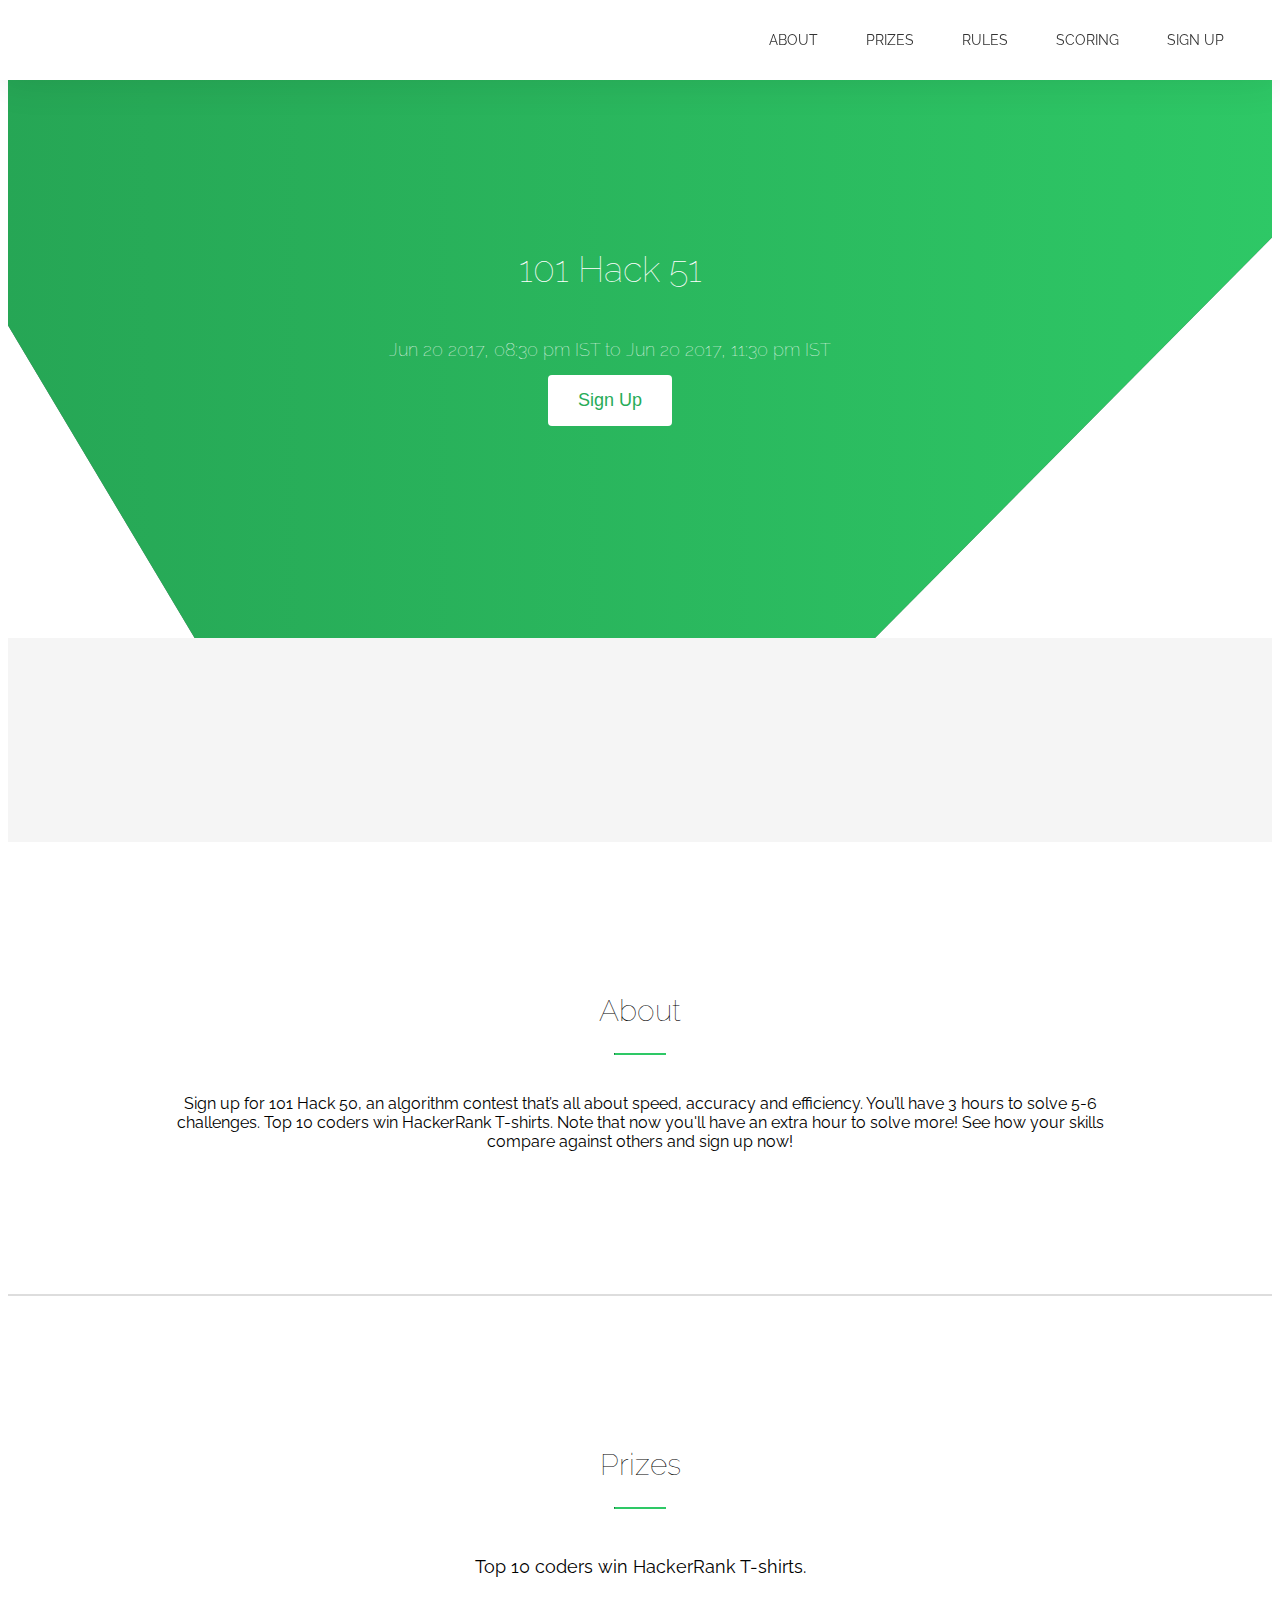
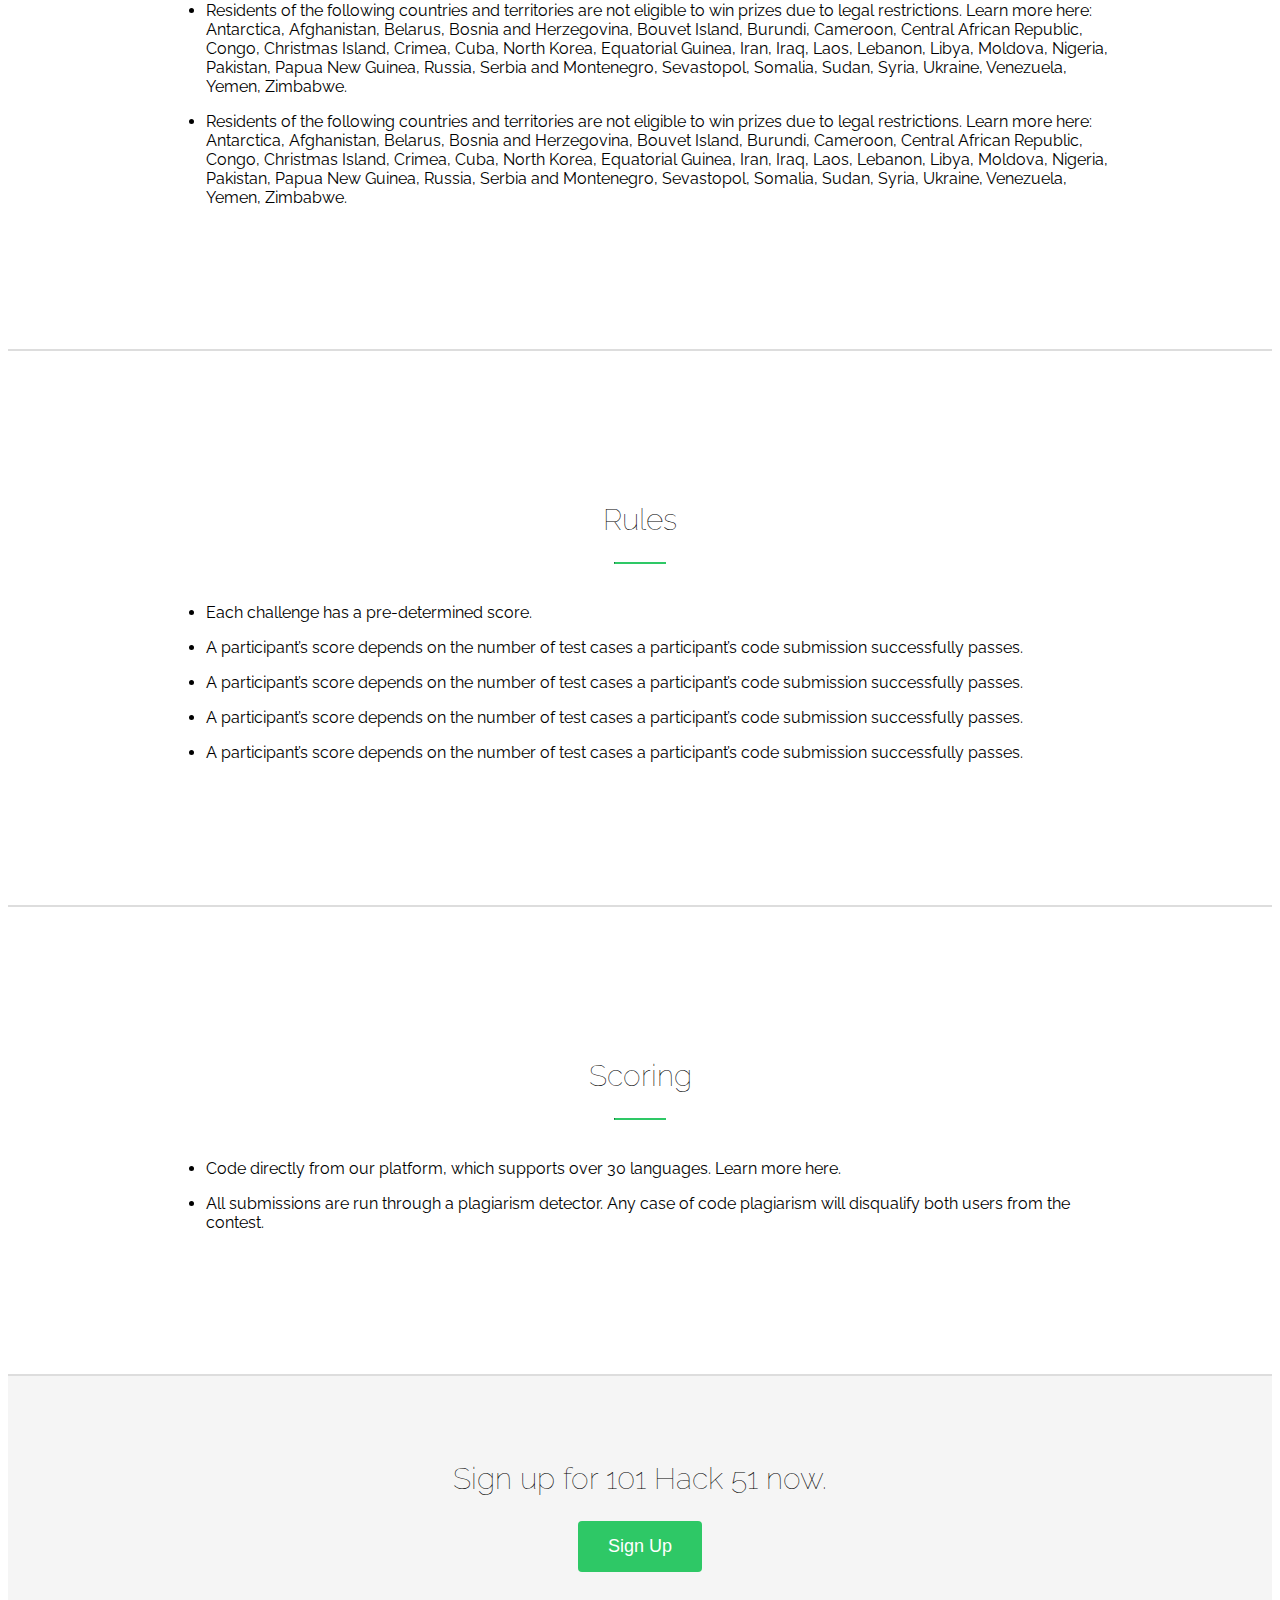
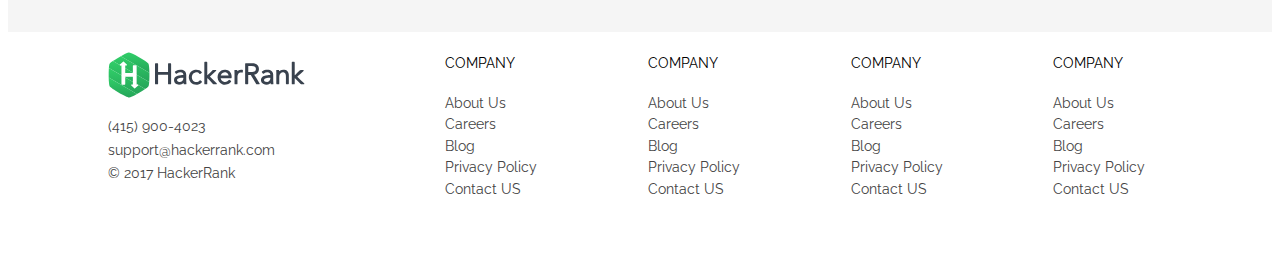
<file: index4.html>
<!doctype html>
<html amp lang="en">
<head>
  <meta charset="utf-8">
  <script async src="https://cdn.ampproject.org/v0.js"></script>
  <script async custom-element="amp-sidebar" src="https://cdn.ampproject.org/v0/amp-sidebar-0.1.js"></script>
  <script async custom-element="amp-accordion" src="https://cdn.ampproject.org/v0/amp-accordion-0.1.js"></script>
  <script async custom-element="amp-analytics" src="https://cdn.ampproject.org/v0/amp-analytics-0.1.js"></script>
  <script async custom-element="amp-install-serviceworker" src="https://cdn.ampproject.org/v0/amp-install-serviceworker-0.1.js"></script>
  <script async custom-element="amp-iframe" src="https://cdn.ampproject.org/v0/amp-iframe-0.1.js"></script>
  <script async custom-element="amp-form" src="https://cdn.ampproject.org/v0/amp-form-0.1.js"></script>
  <title>Hello, AMPs</title>
  <link rel="canonical" href="http://example.ampproject.org/article-metadata.html" />
  <meta name="viewport" content="width=device-width,minimum-scale=1,initial-scale=1">

  <meta name="title" content="">
  <meta name="keywords" content="">
  <meta name="description" content="">

  <meta name="publisher" content="">
  <meta name="copyright" content="">
  <link rel="canonical" href="" />






  <meta property="fb:app_id" content="" />
  <meta property="og:title" content="">
  <meta property="og:type" content="website">
  <meta property="og:url" content="">

  <meta property="og:image" content="">

  <meta property="og:description" content="">
  <meta property="og:site_name" content="" />
  <meta name="mobile-web-app-capable" content="yes">
  <link rel="shortcut icon" href="">

  <link rel="manifest" href="manifest.json">

  <script type="application/ld+json">
    {
      "@context": "http://schema.org",
      "@type": "NewsArticle",
      "headline": "Open-source framework for publishing content",
      "datePublished": "2015-10-07T12:02:41Z",
      "image": [
      "logo.jpg"
      ]
    }
  </script>
  <link href="https://fonts.googleapis.com/css?family=Raleway" rel="stylesheet">
  <style amp-boilerplate>body{-webkit-animation:-amp-start 8s steps(1,end) 0s 1 normal both;-moz-animation:-amp-start 8s steps(1,end) 0s 1 normal both;-ms-animation:-amp-start 8s steps(1,end) 0s 1 normal both;animation:-amp-start 8s steps(1,end) 0s 1 normal both}@-webkit-keyframes -amp-start{from{visibility:hidden}to{visibility:visible}}@-moz-keyframes -amp-start{from{visibility:hidden}to{visibility:visible}}@-ms-keyframes -amp-start{from{visibility:hidden}to{visibility:visible}}@-o-keyframes -amp-start{from{visibility:hidden}to{visibility:visible}}@keyframes -amp-start{from{visibility:hidden}to{visibility:visible}}</style><noscript><style amp-boilerplate>body{-webkit-animation:none;-moz-animation:none;-ms-animation:none;animation:none}</style></noscript>


  <style amp-custom>

    header #nav-cta::before{
      box-shadow: 0 0 0px 0 rgba(0, 0, 0, 0.1);
    }


    /** Flex grid CSS  */

    .container,.container-fluid{margin-right:auto;margin-left:auto}.container-fluid{padding-right:2rem;padding-left:2rem}.row{box-sizing:border-box;display:-webkit-box;display:-ms-flexbox;display:flex;-webkit-box-flex:0;-ms-flex:0 1 auto;flex:0 1 auto;-webkit-box-orient:horizontal;-webkit-box-direction:normal;-ms-flex-direction:row;flex-direction:row;-ms-flex-wrap:wrap;flex-wrap:wrap;margin-right:-.5rem;margin-left:-.5rem}.row.reverse{-webkit-box-orient:horizontal;-webkit-box-direction:reverse;-ms-flex-direction:row-reverse;flex-direction:row-reverse}.col.reverse{-webkit-box-orient:vertical;-webkit-box-direction:reverse;-ms-flex-direction:column-reverse;flex-direction:column-reverse}.col-xs,.col-xs-1,.col-xs-10,.col-xs-11,.col-xs-12,.col-xs-2,.col-xs-3,.col-xs-4,.col-xs-5,.col-xs-6,.col-xs-7,.col-xs-8,.col-xs-9,.col-xs-offset-0,.col-xs-offset-1,.col-xs-offset-10,.col-xs-offset-11,.col-xs-offset-12,.col-xs-offset-2,.col-xs-offset-3,.col-xs-offset-4,.col-xs-offset-5,.col-xs-offset-6,.col-xs-offset-7,.col-xs-offset-8,.col-xs-offset-9{box-sizing:border-box;-webkit-box-flex:0;-ms-flex:0 0 auto;flex:0 0 auto;padding-right:.5rem;padding-left:.5rem}.col-xs{-webkit-box-flex:1;-ms-flex-positive:1;flex-grow:1;-ms-flex-preferred-size:0;flex-basis:0;max-width:100%}.col-xs-1{-ms-flex-preferred-size:8.33333333%;flex-basis:8.33333333%;max-width:8.33333333%}.col-xs-2{-ms-flex-preferred-size:16.66666667%;flex-basis:16.66666667%;max-width:16.66666667%}.col-xs-3{-ms-flex-preferred-size:25%;flex-basis:25%;max-width:25%}.col-xs-4{-ms-flex-preferred-size:33.33333333%;flex-basis:33.33333333%;max-width:33.33333333%}.col-xs-5{-ms-flex-preferred-size:41.66666667%;flex-basis:41.66666667%;max-width:41.66666667%}.col-xs-6{-ms-flex-preferred-size:50%;flex-basis:50%;max-width:50%}.col-xs-7{-ms-flex-preferred-size:58.33333333%;flex-basis:58.33333333%;max-width:58.33333333%}.col-xs-8{-ms-flex-preferred-size:66.66666667%;flex-basis:66.66666667%;max-width:66.66666667%}.col-xs-9{-ms-flex-preferred-size:75%;flex-basis:75%;max-width:75%}.col-xs-10{-ms-flex-preferred-size:83.33333333%;flex-basis:83.33333333%;max-width:83.33333333%}.col-xs-11{-ms-flex-preferred-size:91.66666667%;flex-basis:91.66666667%;max-width:91.66666667%}.col-xs-12{-ms-flex-preferred-size:100%;flex-basis:100%;max-width:100%}.col-xs-offset-0{margin-left:0}.col-xs-offset-1{margin-left:8.33333333%}.col-xs-offset-2{margin-left:16.66666667%}.col-xs-offset-3{margin-left:25%}.col-xs-offset-4{margin-left:33.33333333%}.col-xs-offset-5{margin-left:41.66666667%}.col-xs-offset-6{margin-left:50%}.col-xs-offset-7{margin-left:58.33333333%}.col-xs-offset-8{margin-left:66.66666667%}.col-xs-offset-9{margin-left:75%}.col-xs-offset-10{margin-left:83.33333333%}.col-xs-offset-11{margin-left:91.66666667%}.start-xs{-webkit-box-pack:start;-ms-flex-pack:start;justify-content:flex-start;text-align:start}.center-xs{-webkit-box-pack:center;-ms-flex-pack:center;justify-content:center;text-align:center}.end-xs{-webkit-box-pack:end;-ms-flex-pack:end;justify-content:flex-end;text-align:end}.top-xs{-webkit-box-align:start;-ms-flex-align:start;align-items:flex-start}.middle-xs{-webkit-box-align:center;-ms-flex-align:center;align-items:center}.bottom-xs{-webkit-box-align:end;-ms-flex-align:end;align-items:flex-end}.around-xs{-ms-flex-pack:distribute;justify-content:space-around}.between-xs{-webkit-box-pack:justify;-ms-flex-pack:justify;justify-content:space-between}.first-xs{-webkit-box-ordinal-group:0;-ms-flex-order:-1;order:-1}.last-xs{-webkit-box-ordinal-group:2;-ms-flex-order:1;order:1}@media only screen and (min-width:48em){.container{width:49rem}.col-sm,.col-sm-1,.col-sm-10,.col-sm-11,.col-sm-12,.col-sm-2,.col-sm-3,.col-sm-4,.col-sm-5,.col-sm-6,.col-sm-7,.col-sm-8,.col-sm-9,.col-sm-offset-0,.col-sm-offset-1,.col-sm-offset-10,.col-sm-offset-11,.col-sm-offset-12,.col-sm-offset-2,.col-sm-offset-3,.col-sm-offset-4,.col-sm-offset-5,.col-sm-offset-6,.col-sm-offset-7,.col-sm-offset-8,.col-sm-offset-9{box-sizing:border-box;-webkit-box-flex:0;-ms-flex:0 0 auto;flex:0 0 auto;padding-right:.5rem;padding-left:.5rem}.col-sm{-webkit-box-flex:1;-ms-flex-positive:1;flex-grow:1;-ms-flex-preferred-size:0;flex-basis:0;max-width:100%}.col-sm-1{-ms-flex-preferred-size:8.33333333%;flex-basis:8.33333333%;max-width:8.33333333%}.col-sm-2{-ms-flex-preferred-size:16.66666667%;flex-basis:16.66666667%;max-width:16.66666667%}.col-sm-3{-ms-flex-preferred-size:25%;flex-basis:25%;max-width:25%}.col-sm-4{-ms-flex-preferred-size:33.33333333%;flex-basis:33.33333333%;max-width:33.33333333%}.col-sm-5{-ms-flex-preferred-size:41.66666667%;flex-basis:41.66666667%;max-width:41.66666667%}.col-sm-6{-ms-flex-preferred-size:50%;flex-basis:50%;max-width:50%}.col-sm-7{-ms-flex-preferred-size:58.33333333%;flex-basis:58.33333333%;max-width:58.33333333%}.col-sm-8{-ms-flex-preferred-size:66.66666667%;flex-basis:66.66666667%;max-width:66.66666667%}.col-sm-9{-ms-flex-preferred-size:75%;flex-basis:75%;max-width:75%}.col-sm-10{-ms-flex-preferred-size:83.33333333%;flex-basis:83.33333333%;max-width:83.33333333%}.col-sm-11{-ms-flex-preferred-size:91.66666667%;flex-basis:91.66666667%;max-width:91.66666667%}.col-sm-12{-ms-flex-preferred-size:100%;flex-basis:100%;max-width:100%}.col-sm-offset-0{margin-left:0}.col-sm-offset-1{margin-left:8.33333333%}.col-sm-offset-2{margin-left:16.66666667%}.col-sm-offset-3{margin-left:25%}.col-sm-offset-4{margin-left:33.33333333%}.col-sm-offset-5{margin-left:41.66666667%}.col-sm-offset-6{margin-left:50%}.col-sm-offset-7{margin-left:58.33333333%}.col-sm-offset-8{margin-left:66.66666667%}.col-sm-offset-9{margin-left:75%}.col-sm-offset-10{margin-left:83.33333333%}.col-sm-offset-11{margin-left:91.66666667%}.start-sm{-webkit-box-pack:start;-ms-flex-pack:start;justify-content:flex-start;text-align:start}.center-sm{-webkit-box-pack:center;-ms-flex-pack:center;justify-content:center;text-align:center}.end-sm{-webkit-box-pack:end;-ms-flex-pack:end;justify-content:flex-end;text-align:end}.top-sm{-webkit-box-align:start;-ms-flex-align:start;align-items:flex-start}.middle-sm{-webkit-box-align:center;-ms-flex-align:center;align-items:center}.bottom-sm{-webkit-box-align:end;-ms-flex-align:end;align-items:flex-end}.around-sm{-ms-flex-pack:distribute;justify-content:space-around}.between-sm{-webkit-box-pack:justify;-ms-flex-pack:justify;justify-content:space-between}.first-sm{-webkit-box-ordinal-group:0;-ms-flex-order:-1;order:-1}.last-sm{-webkit-box-ordinal-group:2;-ms-flex-order:1;order:1}}@media only screen and (min-width:64em){.container{width:65rem}.col-md,.col-md-1,.col-md-10,.col-md-11,.col-md-12,.col-md-2,.col-md-3,.col-md-4,.col-md-5,.col-md-6,.col-md-7,.col-md-8,.col-md-9,.col-md-offset-0,.col-md-offset-1,.col-md-offset-10,.col-md-offset-11,.col-md-offset-12,.col-md-offset-2,.col-md-offset-3,.col-md-offset-4,.col-md-offset-5,.col-md-offset-6,.col-md-offset-7,.col-md-offset-8,.col-md-offset-9{box-sizing:border-box;-webkit-box-flex:0;-ms-flex:0 0 auto;flex:0 0 auto;padding-right:.5rem;padding-left:.5rem}.col-md{-webkit-box-flex:1;-ms-flex-positive:1;flex-grow:1;-ms-flex-preferred-size:0;flex-basis:0;max-width:100%}.col-md-1{-ms-flex-preferred-size:8.33333333%;flex-basis:8.33333333%;max-width:8.33333333%}.col-md-2{-ms-flex-preferred-size:16.66666667%;flex-basis:16.66666667%;max-width:16.66666667%}.col-md-3{-ms-flex-preferred-size:25%;flex-basis:25%;max-width:25%}.col-md-4{-ms-flex-preferred-size:33.33333333%;flex-basis:33.33333333%;max-width:33.33333333%}.col-md-5{-ms-flex-preferred-size:41.66666667%;flex-basis:41.66666667%;max-width:41.66666667%}.col-md-6{-ms-flex-preferred-size:50%;flex-basis:50%;max-width:50%}.col-md-7{-ms-flex-preferred-size:58.33333333%;flex-basis:58.33333333%;max-width:58.33333333%}.col-md-8{-ms-flex-preferred-size:66.66666667%;flex-basis:66.66666667%;max-width:66.66666667%}.col-md-9{-ms-flex-preferred-size:75%;flex-basis:75%;max-width:75%}.col-md-10{-ms-flex-preferred-size:83.33333333%;flex-basis:83.33333333%;max-width:83.33333333%}.col-md-11{-ms-flex-preferred-size:91.66666667%;flex-basis:91.66666667%;max-width:91.66666667%}.col-md-12{-ms-flex-preferred-size:100%;flex-basis:100%;max-width:100%}.col-md-offset-0{margin-left:0}.col-md-offset-1{margin-left:8.33333333%}.col-md-offset-2{margin-left:16.66666667%}.col-md-offset-3{margin-left:25%}.col-md-offset-4{margin-left:33.33333333%}.col-md-offset-5{margin-left:41.66666667%}.col-md-offset-6{margin-left:50%}.col-md-offset-7{margin-left:58.33333333%}.col-md-offset-8{margin-left:66.66666667%}.col-md-offset-9{margin-left:75%}.col-md-offset-10{margin-left:83.33333333%}.col-md-offset-11{margin-left:91.66666667%}.start-md{-webkit-box-pack:start;-ms-flex-pack:start;justify-content:flex-start;text-align:start}.center-md{-webkit-box-pack:center;-ms-flex-pack:center;justify-content:center;text-align:center}.end-md{-webkit-box-pack:end;-ms-flex-pack:end;justify-content:flex-end;text-align:end}.top-md{-webkit-box-align:start;-ms-flex-align:start;align-items:flex-start}.middle-md{-webkit-box-align:center;-ms-flex-align:center;align-items:center}.bottom-md{-webkit-box-align:end;-ms-flex-align:end;align-items:flex-end}.around-md{-ms-flex-pack:distribute;justify-content:space-around}.between-md{-webkit-box-pack:justify;-ms-flex-pack:justify;justify-content:space-between}.first-md{-webkit-box-ordinal-group:0;-ms-flex-order:-1;order:-1}.last-md{-webkit-box-ordinal-group:2;-ms-flex-order:1;order:1}}@media only screen and (min-width:75em){.container{width:76rem}.col-lg,.col-lg-1,.col-lg-10,.col-lg-11,.col-lg-12,.col-lg-2,.col-lg-3,.col-lg-4,.col-lg-5,.col-lg-6,.col-lg-7,.col-lg-8,.col-lg-9,.col-lg-offset-0,.col-lg-offset-1,.col-lg-offset-10,.col-lg-offset-11,.col-lg-offset-12,.col-lg-offset-2,.col-lg-offset-3,.col-lg-offset-4,.col-lg-offset-5,.col-lg-offset-6,.col-lg-offset-7,.col-lg-offset-8,.col-lg-offset-9{box-sizing:border-box;-webkit-box-flex:0;-ms-flex:0 0 auto;flex:0 0 auto;padding-right:.5rem;padding-left:.5rem}.col-lg{-webkit-box-flex:1;-ms-flex-positive:1;flex-grow:1;-ms-flex-preferred-size:0;flex-basis:0;max-width:100%}.col-lg-1{-ms-flex-preferred-size:8.33333333%;flex-basis:8.33333333%;max-width:8.33333333%}.col-lg-2{-ms-flex-preferred-size:16.66666667%;flex-basis:16.66666667%;max-width:16.66666667%}.col-lg-3{-ms-flex-preferred-size:25%;flex-basis:25%;max-width:25%}.col-lg-4{-ms-flex-preferred-size:33.33333333%;flex-basis:33.33333333%;max-width:33.33333333%}.col-lg-5{-ms-flex-preferred-size:41.66666667%;flex-basis:41.66666667%;max-width:41.66666667%}.col-lg-6{-ms-flex-preferred-size:50%;flex-basis:50%;max-width:50%}.col-lg-7{-ms-flex-preferred-size:58.33333333%;flex-basis:58.33333333%;max-width:58.33333333%}.col-lg-8{-ms-flex-preferred-size:66.66666667%;flex-basis:66.66666667%;max-width:66.66666667%}.col-lg-9{-ms-flex-preferred-size:75%;flex-basis:75%;max-width:75%}.col-lg-10{-ms-flex-preferred-size:83.33333333%;flex-basis:83.33333333%;max-width:83.33333333%}.col-lg-11{-ms-flex-preferred-size:91.66666667%;flex-basis:91.66666667%;max-width:91.66666667%}.col-lg-12{-ms-flex-preferred-size:100%;flex-basis:100%;max-width:100%}.col-lg-offset-0{margin-left:0}.col-lg-offset-1{margin-left:8.33333333%}.col-lg-offset-2{margin-left:16.66666667%}.col-lg-offset-3{margin-left:25%}.col-lg-offset-4{margin-left:33.33333333%}.col-lg-offset-5{margin-left:41.66666667%}.col-lg-offset-6{margin-left:50%}.col-lg-offset-7{margin-left:58.33333333%}.col-lg-offset-8{margin-left:66.66666667%}.col-lg-offset-9{margin-left:75%}.col-lg-offset-10{margin-left:83.33333333%}.col-lg-offset-11{margin-left:91.66666667%}.start-lg{-webkit-box-pack:start;-ms-flex-pack:start;justify-content:flex-start;text-align:start}.center-lg{-webkit-box-pack:center;-ms-flex-pack:center;justify-content:center;text-align:center}.end-lg{-webkit-box-pack:end;-ms-flex-pack:end;justify-content:flex-end;text-align:end}.top-lg{-webkit-box-align:start;-ms-flex-align:start;align-items:flex-start}.middle-lg{-webkit-box-align:center;-ms-flex-align:center;align-items:center}.bottom-lg{-webkit-box-align:end;-ms-flex-align:end;align-items:flex-end}.around-lg{-ms-flex-pack:distribute;justify-content:space-around}.between-lg{-webkit-box-pack:justify;-ms-flex-pack:justify;justify-content:space-between}.first-lg{-webkit-box-ordinal-group:0;-ms-flex-order:-1;order:-1}.last-lg{-webkit-box-ordinal-group:2;-ms-flex-order:1;order:1}}


 /**
  * Custom Css layout
  */

  * {
    -webkit-transition: .5s ease-out;
    -moz-transition: .5s ease-out;
    -o-transition: .5s ease-out;
    transition: .5s ease-out;
    list-style: none;
  }
  body::-webkit-scrollbar {
    width: 7px;
  }

  body::-webkit-scrollbar-track {
    -webkit-box-shadow: inset 0 0 6px rgba(0,0,0,0.3);
  }

  body::-webkit-scrollbar-thumb {
    background-color: #2ec866;
    border-radius:3px;
  }

  body::-webkit-scrollbar-thumb:hover{
    background-color:#2ec866;
    border:1px solid #2192a7;
  }
  body::-webkit-scrollbar-thumb:active{
    background-color:#08a240;
    border:1px solid #155965;
  }


  body {
    font-family: Raleway,sans-serif;
  }


  hr {
    margin-top: 10px;
    margin-bottom: 23px;
    border-top: 1px solid #eee;
  }
  hr.primary {
    border-color: #2ec866;
  }

  hr.primary, hr.primary-white {
    max-width: 50px;

  }
  h1 { font-size: 2.25em; }
  h2 { font-size: 1.875em; }
  h3 { font-size: 1.5em; }
  h4 { font-size: 1.125em; }
  h5 { font-size: .875em; }
  h6 { font-size: .75em; }
  h1, h2, h3, h4, h5, h6 {
    font-weight: 100;
  }
  li {
    list-style-type: disc;
  }

  #top {

    background-image: linear-gradient(90deg,#26a655 0,#2ec866);
    clip-path: polygon(35% 168%,118% 0%,-15% 0%);
    background-attachment: fixed;

    width: 100%;

    position: relative;
    background-color: #65686b;
    background-position: center;
    -webkit-background-size: cover;
    -moz-background-size: cover;
    background-size: cover;
  }


  #top-content
  {
    position: absolute;

    top: 25vh;
    left: -30px;
    text-align: center;
    width: 100%;
  }

  #top-content > h1, #top-content > h2, #top-content > h3 , #top-content > h4
  {
    color: #fff;
    padding: 15px 50px;
    margin: auto;

  }

  .top-img
  {
    height: 200px;
    width: 195px;
    margin: auto;
  }
  .text-center {
    text-align: center;
  }


  @media (min-width: 414px)
  {


    #top
    {
      height: 70vh;
    }

    section {
      padding: 10%;
      border-bottom: 2px solid #dddddd;
    }



  }

  @media (max-width: 414px)
  {

    #top
    {
      height: 80vh;
    }

    section {
      padding: 0%;
      border-bottom: 2px solid #dddddd;
    }

  }

  #bottom-cta {
    background-color: #f5f5f5;
    padding: 60px;
  }


  footer {
    margin-bottom: 60px;
  }

  footer p {
    margin: 3% 0;
    font-size: 14px;
    color: #444;
  }
  footer p a {
    color: #444;
  }

  footer .branding {
    background: url(" [data-uri]%[base64]%[base64]%[base64]%2BDQoJCQkJCTxzdG9wICBvZmZzZXQ9IjAiIHN0eWxlPSJzdG9wLWNvbG9yOiMyNUE1NTkiLz4NCgkJCQkJPHN0b3AgIG9mZnNldD0iMSIgc3R5bGU9InN0b3AtY29sb3I6IzMwQ0U2OCIvPg0KCQkJCTwvbGluZWFyR3JhZGllbnQ%[base64]%[base64]%[base64]%[base64]%[base64]%2BDQoJCQk8L2c%[base64]%2BDQoJCQk8L2ltYWdlPg0KCQkJPGc%[base64]%2BDQo8L2c%2BDQo8L3N2Zz4NCg%3D%3D") no-repeat;
    width: 200px;
    height: 46px;
    margin: 20px 0px;
  }

  /**
   * Button Css
   */


   .btn {
    border: none;
    outline: none;
    cursor: pointer;
    padding: 15px 30px;
    border-radius: 4px;
    /*box-shadow: 2px 2px 4px rgba(0, 0, 0, .4);*/
    border: #dbdbdb;
    color: #fff;
  }
/*.btn:hover {
transform: translateY(-2px);
 box-shadow: 0 4px 8px 0 rgba(0,0,0,.4);
}*/
/* Ripple magic */
.btn{
  position: relative;
  overflow: hidden;
}



.btn-default {
  background: #fff;
}

.btn-primary {
  background: #4691f6;

}
.btn-success{
  background: #2ec866;
}
.btn-success:hover{
  background: #26a655;
}
.btn-default:hover {
  background: #f5f5f5;
}
.btn-success-color {
  color: #27ac58;
}

.btn-lg {
  font-size: 18px;
}
.btn-md {
  font-size: 16px;
}
.btn-sm {
  font-size: 14px;
}

  /**
   * Clock css
   */

   #clock {
    background-color: #f5f5f5;
    text-align: center;

  }

  .hamburger:focus {
    outline: none;
  }

  #clock .clock-iframe {
    width: 100%;
    height: 200px;
  }
  .close-button {
    outline: none;
    cursor: pointer;
  }






/**
 * Custom css material Theme
 */


 .header .tab .list-container>ul li.has-sublist::after,
 .language .current::after,
 amp-sidebar .language .current::after,
 amp-sidebar .has-sub-level::after,
 footer .footer-image.twitter,
 footer .footer-image.wordpress,
 footer .footer-image.youtube {
  display: inline-block;
  background-size: 100px 74px
}








amp-sidebar {
  background: #fff;
  width: 100vw
}

amp-sidebar .submenu {
  background: #fff;
  bottom: 0;
  box-shadow: 0 3px 20px 0 rgba(0, 0, 0, 0.075);
  left: 0;
  position: fixed;
  right: 0;
  top: 0;
  transform: translateX(100%);
  transition: transform 233ms cubic-bezier(0, 0, 0.21, 1)
}

amp-sidebar input:checked+.submenu {
  transform: translateX(0)
}

amp-sidebar input[type="checkbox"] {
  position: absolute;
  visibility: hidden
}

amp-sidebar .menu-item {
  border-bottom: solid 1px #ededed;
  color: #000;
  display: block;
  position: relative;
  text-transform: none
}

amp-sidebar .menu-item:hover {
  background: #f9f9f9
}

amp-sidebar .item-layer-1 {
  font-size: 25px;
  font-weight: 100;
  line-height: 34px;
  padding: 20px 25px 20px 15px
}

amp-sidebar .item-layer-2,
amp-sidebar .item-layer-3 {
  font-size: 18px;
  font-weight: 300;
  line-height: 26px;
  padding: 15px 35px 15px 25px
}

amp-sidebar .menu-layer::after {
  background: #2ec866;
  bottom: 0;
  content: '';
  position: absolute;
  right: 0;
  top: 0;
  width: 13px
}

amp-sidebar .menu-layer .items {
  left: 0;
  overflow-x: hidden;
  overflow-y: scroll;
  position: absolute;
  right: 0
}

amp-sidebar .menu-layer.primary {
  height: 100%;
  position: relative
}

amp-sidebar .menu-layer.primary .items {
  bottom: 80px;
  top: 60px
}

amp-sidebar .menu-layer.secondary {
  z-index: 2
}

amp-sidebar .menu-layer.tertiary {
  z-index: 3
}

amp-sidebar .menu-layer.secondary .items,
amp-sidebar .menu-layer.tertiary .items {
  bottom: 0;
  top: 85px
}

amp-sidebar .has-sub-level::after {
  width: 15.53px;
  height: 8.3px;
  background-position: -84px -15.71px;
  content: '';
  height: 12px;
  position: absolute;
  right: 35px;
  top: calc(50% - 6px);
  transform: rotate(90deg) scale(0.75);
  width: 16px
}

amp-sidebar .close-button {
  background: url("https://www.ampproject.org/static/img/symbols/close.svg") no-repeat center/18px transparent;
  border: 0;
  height: 58px;
  position: absolute;
  right: 13px;
  top: 0;
  width: 68px
}

amp-sidebar .return-button {
  color: #b3b3b3;
  font-weight: 300;
  left: 25px;
  position: absolute;
  top: 22px
}

amp-sidebar .return-button::before {
  border: 0;
  content: '';
  display: inline-block;
  height: 11px;
  margin-right: 5px;
  position: relative;
  top: 1px;
  width: 7px
}

.rtl amp-sidebar .item-layer-1 {
  padding: 30px 35px
}

.rtl amp-sidebar .has-sub-level::after {
  left: 35px;
  right: auto;
  transform: rotate(-90deg) scale(0.75)
}

.rtl amp-sidebar .return-button::before {
  margin: 0 5px;
  transform: rotate(180deg)
}

.rtl amp-sidebar .submenu {
  transform: translateX(-100%)
}

a {
  color: #1c79c0;
  position: relative;
  text-decoration: none
}

a.underlined::before,
.card-container.grid .card-link p::before {
  background: linear-gradient(to right, #0389ff, #0dd3ff);
  bottom: -3px;
  content: '';
  left: 0;
  height: 1px;
  position: absolute;
  right: 0
}

a.underlined.cta,
.card-container.grid .card-link p.cta {
  overflow: hidden
}

a.underlined.cta::before,
.card-container.grid .card-link p.cta::before {
  bottom: -5px;
  height: 2px
}

a.underlined.cta:hover::before,
.card-container.grid .card-link p.cta:hover::before {
  animation: 0.5s 1 cta-line
}

@media only screen and (max-width: 956px) {
  a {
    font-size: 14px
  }
}


.header {
  backface-visibility: hidden;
  background-color: #fff;
  box-shadow: 0 0 40px 0 rgba(0, 0, 0, 0.1);
  font-size: 14px;
  font-weight: 300;
  transform: translateZ(0)
}

.header.fixed {
  left: 0;
  position: fixed;
  top: 0;
  transform: translateY(0%);
  transition: all .4s ease;
  width: 100%;
  z-index: 1000
}

.header .nav-container,
.header .left-nav,
.header .alt,
.header .tabs {
  display: flex
}

.header .nav-container {
  justify-content: space-between;
  position: relative
}

.header .left-nav,
.header .alt {
  justify-content: flex-start
}

.header .left-nav {
  align-items: center;
  font-size: 20px;
  font-weight: 300;
  margin-left: 0
}

.header .left-nav .header-title {
  background: url("https://hrcdn.net/hackerrank/assets/brand/h_mark_sm-05bceb881aa02b72d688d21db01df5d8.png") no-repeat center;
  color: #0379c4;
  margin: 0;
  padding: 40px 40px 40px 60px;
  text-transform: none;
  white-space: nowrap;
  width: auto
}

.header .left-nav .header-title::after,
.header .left-nav .header-title::before {
  display: none
}

.header .alt,
.header .tabs {
  align-items: stretch
}

.header .alt {
  padding: 0
}

.header .alt.right {
  font-size: 15px
}

.header .tabs {
  justify-content: center;
  margin-left: 60px
}

.header .tab {
  color: #333;
  font-weight: 400;
  margin: 0 4px;
  padding: 6px;
  position: relative;
  transition: .1s ease color
}

.header .tab::after {
  background: linear-gradient(to right, #1c79c0, #0389ff, #0dd3ff);
  bottom: 0;
  content: '';
  height: 3px;
  left: 20px;
  margin: auto;
  opacity: 0;
  position: absolute;
  right: 20px;
  transition: .1s ease opacity
}

.header .tab:hover,
.header .tab.active {
  color: #1c79c0
}

.header .tab.active::after {
  opacity: 1
}

.header .tab.active:hover::after {
  opacity: 0
}

.header .tab.hamburger {
  align-self: center;
  background: url("https://www.ampproject.org/static/img/hamburger.svg") no-repeat center/30px 24px transparent;

  border: 0;
  cursor: pointer;
  display: none;
  height: 40px;
  margin: 0;
  padding: 0;
  width: 40px
}

.header .tab {
  padding: 6px 20px
}

.header .tab::before {
  bottom: 0;
  box-shadow: 0 0 40px 0 rgba(0, 0, 0, 0.1);
  content: '';
  left: -10px;
  opacity: 0;
  position: absolute;
  right: -10px;
  top: 0px;
  transition: opacity .2s ease-out
}

.header .tab>a {
  font-size: 14px;
  line-height: 30px;
  text-transform: uppercase;
  color: inherit;
  position: relative;
  top: 19px
}

.tab+#nav-cta{

  background-color: #2ec866;
}
.tab+#nav-cta{

  color: white;
}

.header .tab .list-container>ul,
.header .tab .sublist {
  list-style: none
}

.header .tab .list-container,
.header .tab .sublist {
  opacity: 0;
  pointer-events: none;
  position: absolute
}

.header .tab .list-container {
  left: -10px;
  top: 100%;
  transition: .2s ease-out;
  z-index: -1
}

.header .tab .list-shadow {
  bottom: -50px;
  left: -50px;
  overflow: hidden;
  position: absolute;
  right: -50px;
  top: 0
}

.header .tab .list-shadow::before {
  bottom: 50px;
  box-shadow: 0 0 40px 0 rgba(0, 0, 0, 0.1);
  content: '';
  left: 50px;
  position: absolute;
  right: 50px;
  top: 0
}

.header .tab .list-container>ul {
  background: #fff;
  min-width: 250px;
  position: relative
}

.header .tab .list-container>ul li {
  box-sizing: border-box;
  position: relative
}

.header .tab .list-container>ul li.has-sublist::after {
  width: 6.12px;
  height: 11.88px;
  background-position: -84px -38.94px;
  content: '';
  position: absolute;
  right: 20px;
  top: 18px
}

.header .tab .list-container>ul li a {
  display: block;
  padding: 7.5px 30px
}

.header .tab .list-container>ul li:hover {
  background: #f8f8f8
}

.header .tab .list-container>ul li:hover .sublist {
  opacity: 1;
  pointer-events: all
}

.header .tab .list-container>ul li.external a {
  background: no-repeat right 15px center / 12px
}

.header .tab .list-container>ul li.external:hover a {
}

.header .tab .list-container>ul .sublist {
  background: #f8f8f8;
  box-shadow: 0 0 40px 0 rgba(0, 0, 0, 0.1);
  right: 0;
  top: 0;
  transform: translateX(100%);
  transition: opacity .3s
}

.header .tab .list-container>ul .sublist li:hover {
  background: white
}

.header .tab .list-container>ul .sublist li a {
  display: block;
  font-size: 14px;
  line-height: 1.3;
  padding: 15px 35px
}

.header .tab:hover::before {
  opacity: 1
}

.header .tab:hover .list-container {
  opacity: 1;
  pointer-events: all;
  z-index: 0
}

@media only screen and (min-width: 958px) {
  .header .description.desktop-up {
    display: inline-block
  }
}

@media only screen and (max-width: 956px) {
  .header .container {
    padding-right: 18px
  }
  .header .left-nav {
    flex: 1 1 auto;
    width: auto
  }
  .header .left-nav .header-title {
    margin: 0;
    padding: 30px 30px 30px 50px;
    width: auto
  }
  .header div.tab,
  .header .desktop {
    display: none
  }
  .header .tab.hamburger {
    display: inline-block
  }
}

.rtl .header .tabs {
  margin-right: 60px
}

.rtl .header .tab .list-container {
  left: auto;
  right: -10px
}

.rtl .header .tab .list-container>ul li.has-sublist::after {
  left: 20px;
  right: auto;
  transform: rotate(180deg)
}

.rtl .header .tab .list-container>ul li.external a {
  background-position: left 15px center
}

.rtl .header .tab .list-container>ul .sublist {
  left: 0;
  transform: translateX(-100%);
  right: auto
}

nav.breadcrumb {
  margin: 15px 20px;
  position: absolute;
  z-index: 2
}

nav.breadcrumb ul {
  line-height: 12px;
  list-style: none
}

nav.breadcrumb li,
nav.breadcrumb a {
  color: #959595;
  font-size: 12px;
  font-weight: 300;
  letter-spacing: 0;
  line-height: 17px;
  text-transform: none
}

nav.breadcrumb li {
  display: inline
}

nav.breadcrumb li::after {
  content: '\00bb';
  margin-left: 5px
}

nav.breadcrumb li:last-child::after {
  content: ''
}

.rtl nav li::after {
  margin-left: 0;
  margin-right: 5px
}

@media only screen and (max-width: 956px) {
  nav li,
  nav a {
    font-size: 10px
  }
}



</style>
</head>

<body>

  <amp-analytics type="googleanalytics" id="analytics-ga">
    <script type="application/json">
      {
        "vars": {
          "account": "UA-XXXXXXXX"
        },
        "triggers": {
          "trackPageview": {
            "on": "visible",
            "request": "pageview"
          }
        }
      }
    </script>
  </amp-analytics>


  <amp-sidebar id='sidebar' side='right' layout='nodisplay'>
    <form class="menu-layer primary" action="/" target="_top">
      <button type="reset" class="close-button" id="menu-button" on='tap:sidebar.toggle'></button>
      <div class="items">
       <label >
        <a class="menu-item item-layer-1 has-sub-level" href="#one">
          About
        </a>

      </label>
      <label >
       <a class="menu-item item-layer-1 has-sub-level" href="#two">
        Prizes
      </a>

    </label>
    <label>
      <a class="menu-item item-layer-1 has-sub-level" href="#three">
        Rules
      </a>

    </label>
    <label>
      <a class="menu-item item-layer-1 has-sub-level" href="#four">
        Scoring
      </a>

    </label>
    <label >
      <a class="menu-item item-layer-1 has-sub-level" href="/">
        Sign Up
      </a>

    </label>
  </div>


</form>
</amp-sidebar>

<header class="header fixed">

  <div class="container">
    <div class="nav-container">
      <div class="left-nav alt">
        <a href="/" class="tab header-title">
          <span>

          </span>
        </a>


      </div>
      <div class="right alt">

       <div class="tabs">
        <div class="tab">
          <a href="#one">About</a>

        </div>
        <div class="tab">
          <a href="#two">Prizes</a>

        </div>
        <div class="tab">
          <a href="#three">Rules</a>
        </div>
        <div class="tab">
          <a href="#four">Scoring</a>
        </div>
        <div class="tab">
          <a href="#">Sign Up</a>
        </div>
      </div>



      <button class="tab hamburger" id="menu-button" on="tap:sidebar.toggle"></button>
    </div>
  </div>
</div>
</header>




<div id="top">
  <div class="container-fluid">
    <div class="row between-xs">
     <div class="col-xs">
       <div class="box">
        <div id="top-content" class="wow bounceInUp" data-wow-delay="0.2s" data-wow-duration="1.5s">
          <h1>101 Hack 51</h1>
          <br>
          <h4>Jun 20 2017, 08:30 pm IST to Jun 20 2017, 11:30 pm IST</h4>
          <button class="btn btn-default btn-success-color btn-lg">Sign Up</button>

          <div class="container-fluid">
            <div class="row">

            </div>
          </div>
        </div>

      </div>
    </div>
  </div>
</div>
</div>

<div id="clock">
 <iframe class="clock-iframe"
 layout="responsive"
 sandbox="allow-scripts allow-same-origin allow-popups"
 frameborder="0"
 src="http://127.0.0.1:8887/clock4.html?time=Sun Jun 20 2017 20:30:00 GMT+0530 (IST)">
</iframe>
</div>


<section id="one">
  <div class="container-fluid">
    <div class="row between-xs">
     <div class="col-xs">
       <div class="box">
        <div class="row center-xs">
          <div class="col-xs">
            <h2>About </h2>
            <hr class="primary"/>
          </div>

        </div>
        <p class="text-center">Sign up for 101 Hack 50, an algorithm contest that’s all about speed, accuracy and efficiency. You’ll have 3 hours to solve 5-6 challenges. Top 10 coders win HackerRank T-shirts. Note that now you'll have an extra hour to solve more! See how your skills compare against others and sign up now!</p>
      </div>
    </div>
  </div>
</div>
</section>


<section id="two">
  <div class="container-fluid">
    <div class="row between-xs">
     <div class="col-xs">
       <div class="box">
        <div class="row center-xs">
          <div class="col-xs">
            <h2>Prizes </h2>
            <hr class="primary"/>
          </div>

        </div>
        <h4 class="text-center">
          <b>Top 10 coders win HackerRank T-shirts.</b>
        </h4>
        <ul>
          <li>
            <p>
              Residents of the following countries and territories are not eligible to win prizes due to legal restrictions. Learn more here: Antarctica, Afghanistan, Belarus, Bosnia and Herzegovina, Bouvet Island, Burundi, Cameroon, Central African Republic, Congo, Christmas Island, Crimea, Cuba, North Korea, Equatorial Guinea, Iran, Iraq, Laos, Lebanon, Libya, Moldova, Nigeria, Pakistan, Papua New Guinea, Russia, Serbia and Montenegro, Sevastopol, Somalia, Sudan, Syria, Ukraine, Venezuela, Yemen, Zimbabwe.
            </p>
          </li>
          <li>
            <p>
              Residents of the following countries and territories are not eligible to win prizes due to legal restrictions. Learn more here: Antarctica, Afghanistan, Belarus, Bosnia and Herzegovina, Bouvet Island, Burundi, Cameroon, Central African Republic, Congo, Christmas Island, Crimea, Cuba, North Korea, Equatorial Guinea, Iran, Iraq, Laos, Lebanon, Libya, Moldova, Nigeria, Pakistan, Papua New Guinea, Russia, Serbia and Montenegro, Sevastopol, Somalia, Sudan, Syria, Ukraine, Venezuela, Yemen, Zimbabwe.
            </p>
          </li>
        </ul>
      </div>
    </div>
  </div>
</div>
</section>


<section id="three">
  <div class="container-fluid">
    <div class="row between-xs">
     <div class="col-xs">
       <div class="box">
        <div class="row center-xs">
          <div class="col-xs">
            <h2>Rules </h2>
            <hr class="primary"/>
          </div>

        </div>
        <ul>
          <li>
            <p>
              Each challenge has a pre-determined score.
            </p>
          </li>
          <li>
            <p>
              A participant’s score depends on the number of test cases a participant’s code submission successfully passes.
            </p>
          </li>
          <li>
            <p>
              A participant’s score depends on the number of test cases a participant’s code submission successfully passes.
            </p>
          </li>
          <li>
            <p>
              A participant’s score depends on the number of test cases a participant’s code submission successfully passes.
            </p>
          </li>
          <li>
            <p>
              A participant’s score depends on the number of test cases a participant’s code submission successfully passes.
            </p>
          </li>
        </ul>
      </div>
    </div>
  </div>
</div>
</section>



<section id="four">
  <div class="container-fluid">
    <div class="row between-xs">
     <div class="col-xs">
       <div class="box">
        <div class="row center-xs">
          <div class="col-xs">
            <h2>Scoring </h2>
            <hr class="primary"/>
          </div>

        </div>
        <ul>
          <li>
            <p>
              Code directly from our platform, which supports over 30 languages. Learn more here.
            </p>
          </li>
          <li>
            <p>
             All submissions are run through a plagiarism detector. Any case of code plagiarism will disqualify both users from the contest.
           </p>
         </li>
       </ul>
     </div>
   </div>
 </div>
</div>
</section>




<div id="bottom-cta">
  <div class="container-fluid">
    <div class="row">
      <div class="col-xs text-center">
        <h2>Sign up for 101 Hack 51 now.</h2>
        <button class="btn btn-success btn-lg">Sign Up</button>
      </div>
    </div>
  </div>

</div>

<footer>
  <div class="container-fluid">
    <div class="row left">
      <div class="col-md-4 col-sm-4 col-xs-12">
        <div class="row">
          <div class="col-md-8 col-md-offset-2 col-sm-12">
            <div class="branding">

            </div>
            <p>(415) 900-4023</p>
            <p>support@hackerrank.com</p>
            <p>© 2017 HackerRank</p>

          </div>
        </div>
      </div>
      <div class="col-md-8 col-sm-8 col-xs-12">
        <div class="row right">
          <div class="col-md-3 col-sm-3 col-xs-6">
            <h5><b>COMPANY</b></h5>
            <p><a href="/aboutus">About Us</a> </p>
            <p><a href="/careers">Careers</a> </p>
            <p><a href="http://blog.hackerank.com">Blog</a> </p>
            <p><a href="/work/privacy">Privacy Policy</a> </p>
            <p><a href="/contactus">Contact US</a> </p>
          </div>
          <div class="col-md-3 col-sm-3 col-xs-6">
            <h5><b>COMPANY</b></h5>
            <p><a href="/aboutus">About Us</a> </p>
            <p><a href="/careers">Careers</a> </p>
            <p><a href="http://blog.hackerank.com">Blog</a> </p>
            <p><a href="/work/privacy">Privacy Policy</a> </p>
            <p><a href="/contactus">Contact US</a> </p>
          </div>
          <div class="col-md-3 col-sm-3 col-xs-6">
            <h5><b>COMPANY</b></h5>
            <p><a href="/aboutus">About Us</a> </p>
            <p><a href="/careers">Careers</a> </p>
            <p><a href="http://blog.hackerank.com">Blog</a> </p>
            <p><a href="/work/privacy">Privacy Policy</a> </p>
            <p><a href="/contactus">Contact US</a> </p>
          </div>
          <div class="col-md-3 col-sm-3 col-xs-6">
            <h5><b>COMPANY</b></h5>
            <p><a href="/aboutus">About Us</a> </p>
            <p><a href="/careers">Careers</a> </p>
            <p><a href="http://blog.hackerank.com">Blog</a> </p>
            <p><a href="/work/privacy">Privacy Policy</a> </p>
            <p><a href="/contactus">Contact US</a> </p>
          </div>

        </div>
      </div>
    </div>
  </div>

</footer>

</body>
</html>
</file>
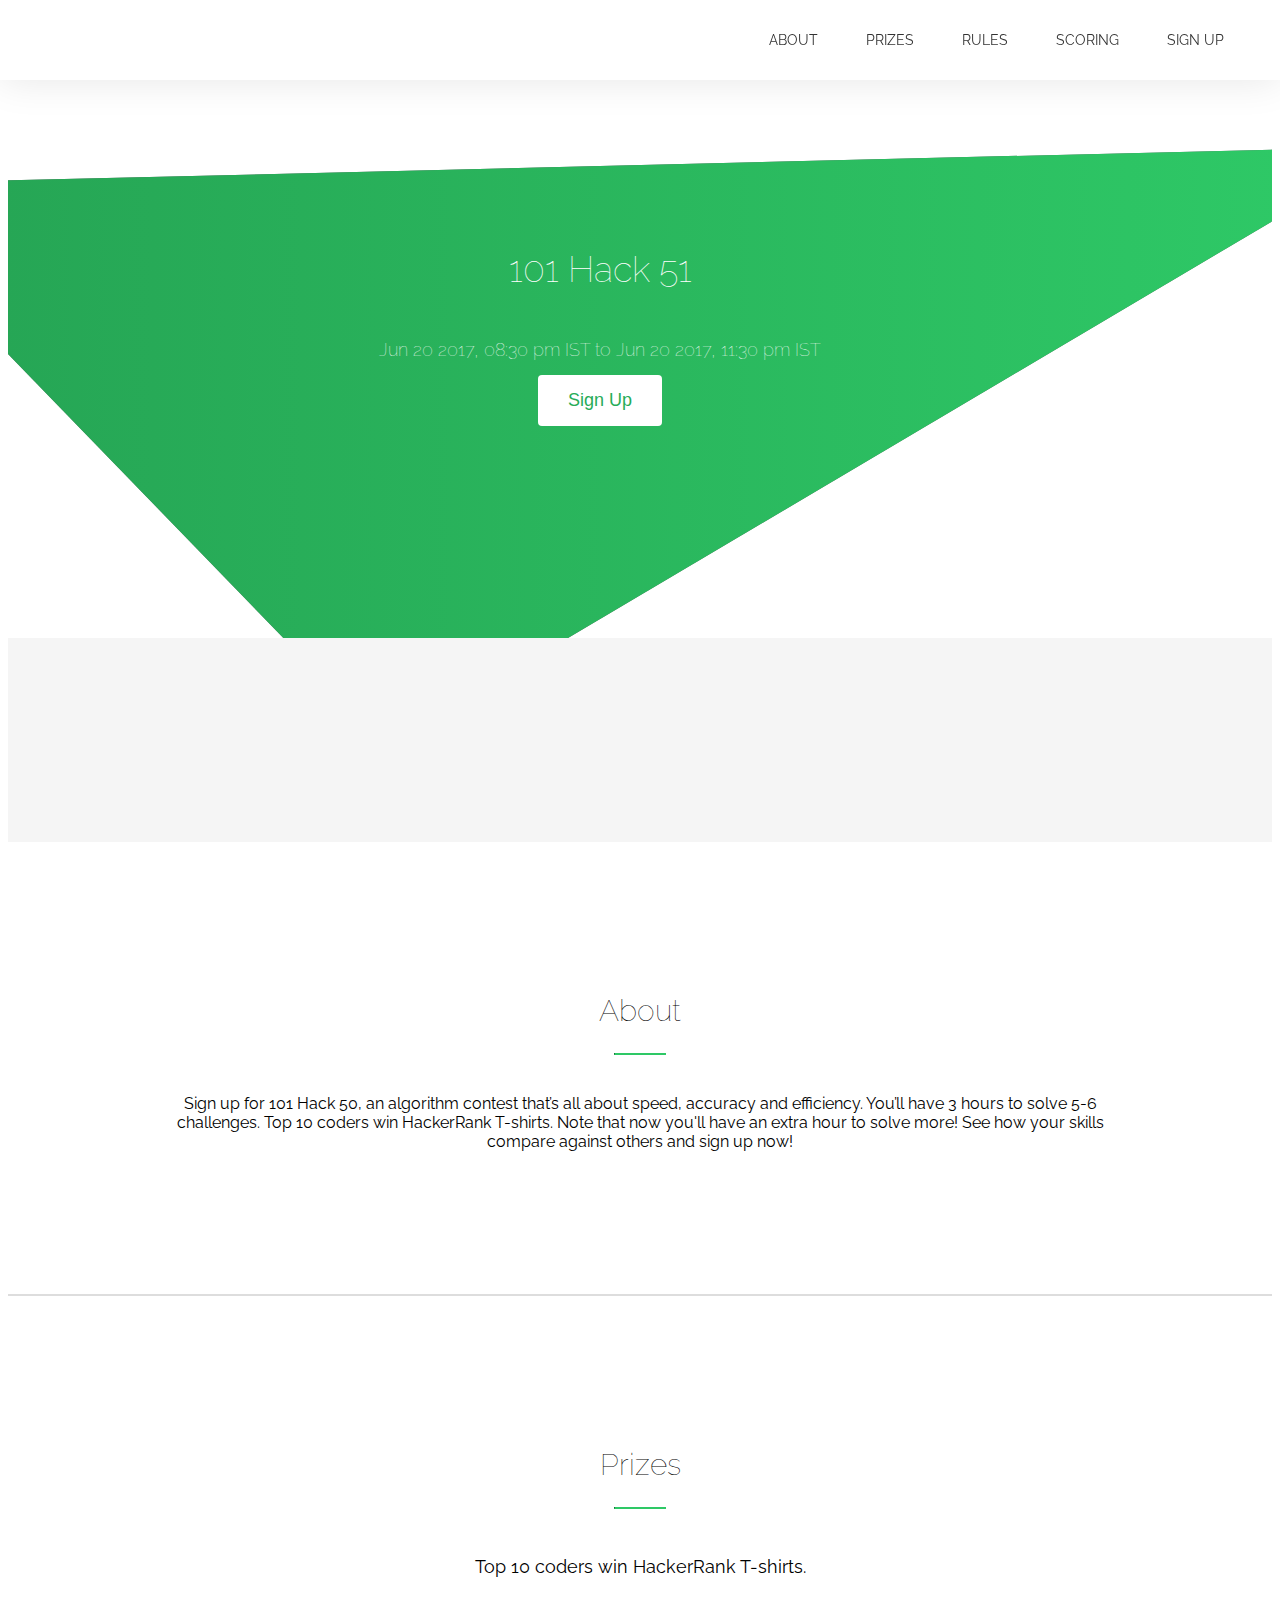
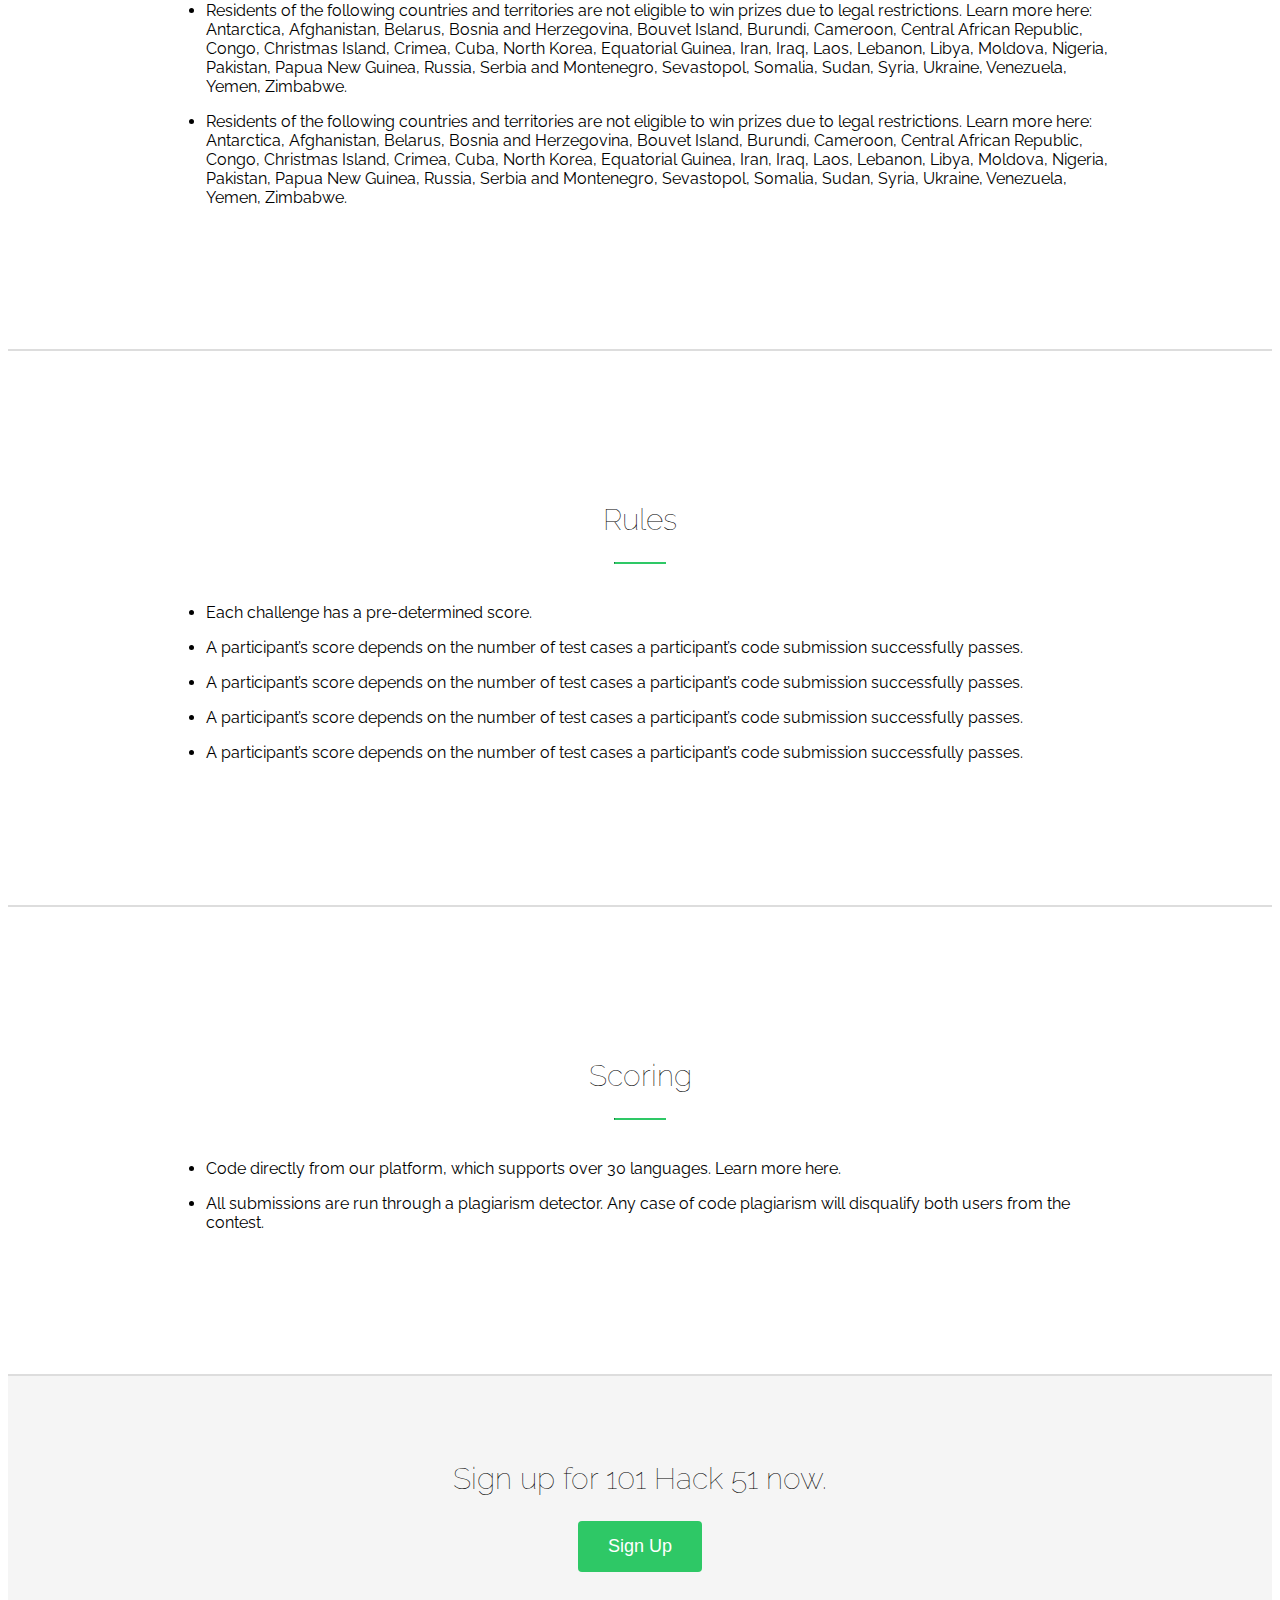
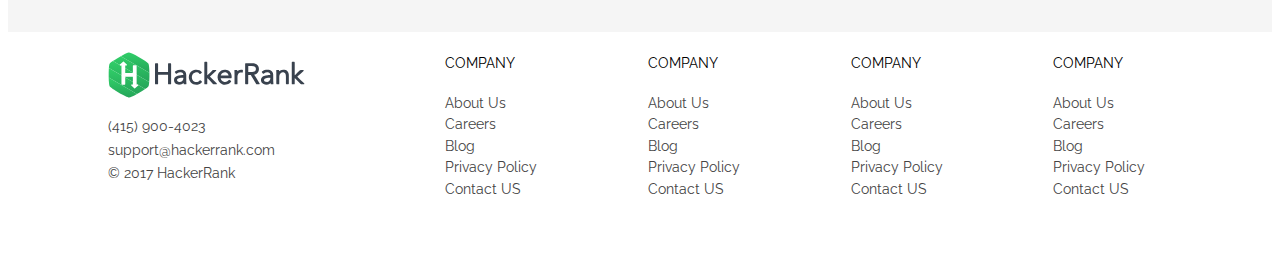
<file: index5.html>
<!doctype html>
<html amp lang="en">
<head>
  <meta charset="utf-8">
  <script async src="https://cdn.ampproject.org/v0.js"></script>
  <script async custom-element="amp-sidebar" src="https://cdn.ampproject.org/v0/amp-sidebar-0.1.js"></script>
  <script async custom-element="amp-accordion" src="https://cdn.ampproject.org/v0/amp-accordion-0.1.js"></script>
  <script async custom-element="amp-analytics" src="https://cdn.ampproject.org/v0/amp-analytics-0.1.js"></script>
  <script async custom-element="amp-install-serviceworker" src="https://cdn.ampproject.org/v0/amp-install-serviceworker-0.1.js"></script>
  <script async custom-element="amp-iframe" src="https://cdn.ampproject.org/v0/amp-iframe-0.1.js"></script>
  <script async custom-element="amp-form" src="https://cdn.ampproject.org/v0/amp-form-0.1.js"></script>
  <title>Hello, AMPs</title>
  <link rel="canonical" href="http://example.ampproject.org/article-metadata.html" />
  <meta name="viewport" content="width=device-width,minimum-scale=1,initial-scale=1">

  <meta name="title" content="">
  <meta name="keywords" content="">
  <meta name="description" content="">

  <meta name="publisher" content="">
  <meta name="copyright" content="">
  <link rel="canonical" href="" />






  <meta property="fb:app_id" content="" />
  <meta property="og:title" content="">
  <meta property="og:type" content="website">
  <meta property="og:url" content="">

  <meta property="og:image" content="">

  <meta property="og:description" content="">
  <meta property="og:site_name" content="" />
  <meta name="mobile-web-app-capable" content="yes">
  <link rel="shortcut icon" href="">

  <link rel="manifest" href="manifest.json">

  <script type="application/ld+json">
    {
      "@context": "http://schema.org",
      "@type": "NewsArticle",
      "headline": "Open-source framework for publishing content",
      "datePublished": "2015-10-07T12:02:41Z",
      "image": [
      "logo.jpg"
      ]
    }
  </script>
  <link href="https://fonts.googleapis.com/css?family=Raleway" rel="stylesheet">
  <style amp-boilerplate>body{-webkit-animation:-amp-start 8s steps(1,end) 0s 1 normal both;-moz-animation:-amp-start 8s steps(1,end) 0s 1 normal both;-ms-animation:-amp-start 8s steps(1,end) 0s 1 normal both;animation:-amp-start 8s steps(1,end) 0s 1 normal both}@-webkit-keyframes -amp-start{from{visibility:hidden}to{visibility:visible}}@-moz-keyframes -amp-start{from{visibility:hidden}to{visibility:visible}}@-ms-keyframes -amp-start{from{visibility:hidden}to{visibility:visible}}@-o-keyframes -amp-start{from{visibility:hidden}to{visibility:visible}}@keyframes -amp-start{from{visibility:hidden}to{visibility:visible}}</style><noscript><style amp-boilerplate>body{-webkit-animation:none;-moz-animation:none;-ms-animation:none;animation:none}</style></noscript>


  <style amp-custom>

    header #nav-cta::before{
      box-shadow: 0 0 0px 0 rgba(0, 0, 0, 0.1);
    }


    /** Flex grid CSS  */

    .container,.container-fluid{margin-right:auto;margin-left:auto}.container-fluid{padding-right:2rem;padding-left:2rem}.row{box-sizing:border-box;display:-webkit-box;display:-ms-flexbox;display:flex;-webkit-box-flex:0;-ms-flex:0 1 auto;flex:0 1 auto;-webkit-box-orient:horizontal;-webkit-box-direction:normal;-ms-flex-direction:row;flex-direction:row;-ms-flex-wrap:wrap;flex-wrap:wrap;margin-right:-.5rem;margin-left:-.5rem}.row.reverse{-webkit-box-orient:horizontal;-webkit-box-direction:reverse;-ms-flex-direction:row-reverse;flex-direction:row-reverse}.col.reverse{-webkit-box-orient:vertical;-webkit-box-direction:reverse;-ms-flex-direction:column-reverse;flex-direction:column-reverse}.col-xs,.col-xs-1,.col-xs-10,.col-xs-11,.col-xs-12,.col-xs-2,.col-xs-3,.col-xs-4,.col-xs-5,.col-xs-6,.col-xs-7,.col-xs-8,.col-xs-9,.col-xs-offset-0,.col-xs-offset-1,.col-xs-offset-10,.col-xs-offset-11,.col-xs-offset-12,.col-xs-offset-2,.col-xs-offset-3,.col-xs-offset-4,.col-xs-offset-5,.col-xs-offset-6,.col-xs-offset-7,.col-xs-offset-8,.col-xs-offset-9{box-sizing:border-box;-webkit-box-flex:0;-ms-flex:0 0 auto;flex:0 0 auto;padding-right:.5rem;padding-left:.5rem}.col-xs{-webkit-box-flex:1;-ms-flex-positive:1;flex-grow:1;-ms-flex-preferred-size:0;flex-basis:0;max-width:100%}.col-xs-1{-ms-flex-preferred-size:8.33333333%;flex-basis:8.33333333%;max-width:8.33333333%}.col-xs-2{-ms-flex-preferred-size:16.66666667%;flex-basis:16.66666667%;max-width:16.66666667%}.col-xs-3{-ms-flex-preferred-size:25%;flex-basis:25%;max-width:25%}.col-xs-4{-ms-flex-preferred-size:33.33333333%;flex-basis:33.33333333%;max-width:33.33333333%}.col-xs-5{-ms-flex-preferred-size:41.66666667%;flex-basis:41.66666667%;max-width:41.66666667%}.col-xs-6{-ms-flex-preferred-size:50%;flex-basis:50%;max-width:50%}.col-xs-7{-ms-flex-preferred-size:58.33333333%;flex-basis:58.33333333%;max-width:58.33333333%}.col-xs-8{-ms-flex-preferred-size:66.66666667%;flex-basis:66.66666667%;max-width:66.66666667%}.col-xs-9{-ms-flex-preferred-size:75%;flex-basis:75%;max-width:75%}.col-xs-10{-ms-flex-preferred-size:83.33333333%;flex-basis:83.33333333%;max-width:83.33333333%}.col-xs-11{-ms-flex-preferred-size:91.66666667%;flex-basis:91.66666667%;max-width:91.66666667%}.col-xs-12{-ms-flex-preferred-size:100%;flex-basis:100%;max-width:100%}.col-xs-offset-0{margin-left:0}.col-xs-offset-1{margin-left:8.33333333%}.col-xs-offset-2{margin-left:16.66666667%}.col-xs-offset-3{margin-left:25%}.col-xs-offset-4{margin-left:33.33333333%}.col-xs-offset-5{margin-left:41.66666667%}.col-xs-offset-6{margin-left:50%}.col-xs-offset-7{margin-left:58.33333333%}.col-xs-offset-8{margin-left:66.66666667%}.col-xs-offset-9{margin-left:75%}.col-xs-offset-10{margin-left:83.33333333%}.col-xs-offset-11{margin-left:91.66666667%}.start-xs{-webkit-box-pack:start;-ms-flex-pack:start;justify-content:flex-start;text-align:start}.center-xs{-webkit-box-pack:center;-ms-flex-pack:center;justify-content:center;text-align:center}.end-xs{-webkit-box-pack:end;-ms-flex-pack:end;justify-content:flex-end;text-align:end}.top-xs{-webkit-box-align:start;-ms-flex-align:start;align-items:flex-start}.middle-xs{-webkit-box-align:center;-ms-flex-align:center;align-items:center}.bottom-xs{-webkit-box-align:end;-ms-flex-align:end;align-items:flex-end}.around-xs{-ms-flex-pack:distribute;justify-content:space-around}.between-xs{-webkit-box-pack:justify;-ms-flex-pack:justify;justify-content:space-between}.first-xs{-webkit-box-ordinal-group:0;-ms-flex-order:-1;order:-1}.last-xs{-webkit-box-ordinal-group:2;-ms-flex-order:1;order:1}@media only screen and (min-width:48em){.container{width:49rem}.col-sm,.col-sm-1,.col-sm-10,.col-sm-11,.col-sm-12,.col-sm-2,.col-sm-3,.col-sm-4,.col-sm-5,.col-sm-6,.col-sm-7,.col-sm-8,.col-sm-9,.col-sm-offset-0,.col-sm-offset-1,.col-sm-offset-10,.col-sm-offset-11,.col-sm-offset-12,.col-sm-offset-2,.col-sm-offset-3,.col-sm-offset-4,.col-sm-offset-5,.col-sm-offset-6,.col-sm-offset-7,.col-sm-offset-8,.col-sm-offset-9{box-sizing:border-box;-webkit-box-flex:0;-ms-flex:0 0 auto;flex:0 0 auto;padding-right:.5rem;padding-left:.5rem}.col-sm{-webkit-box-flex:1;-ms-flex-positive:1;flex-grow:1;-ms-flex-preferred-size:0;flex-basis:0;max-width:100%}.col-sm-1{-ms-flex-preferred-size:8.33333333%;flex-basis:8.33333333%;max-width:8.33333333%}.col-sm-2{-ms-flex-preferred-size:16.66666667%;flex-basis:16.66666667%;max-width:16.66666667%}.col-sm-3{-ms-flex-preferred-size:25%;flex-basis:25%;max-width:25%}.col-sm-4{-ms-flex-preferred-size:33.33333333%;flex-basis:33.33333333%;max-width:33.33333333%}.col-sm-5{-ms-flex-preferred-size:41.66666667%;flex-basis:41.66666667%;max-width:41.66666667%}.col-sm-6{-ms-flex-preferred-size:50%;flex-basis:50%;max-width:50%}.col-sm-7{-ms-flex-preferred-size:58.33333333%;flex-basis:58.33333333%;max-width:58.33333333%}.col-sm-8{-ms-flex-preferred-size:66.66666667%;flex-basis:66.66666667%;max-width:66.66666667%}.col-sm-9{-ms-flex-preferred-size:75%;flex-basis:75%;max-width:75%}.col-sm-10{-ms-flex-preferred-size:83.33333333%;flex-basis:83.33333333%;max-width:83.33333333%}.col-sm-11{-ms-flex-preferred-size:91.66666667%;flex-basis:91.66666667%;max-width:91.66666667%}.col-sm-12{-ms-flex-preferred-size:100%;flex-basis:100%;max-width:100%}.col-sm-offset-0{margin-left:0}.col-sm-offset-1{margin-left:8.33333333%}.col-sm-offset-2{margin-left:16.66666667%}.col-sm-offset-3{margin-left:25%}.col-sm-offset-4{margin-left:33.33333333%}.col-sm-offset-5{margin-left:41.66666667%}.col-sm-offset-6{margin-left:50%}.col-sm-offset-7{margin-left:58.33333333%}.col-sm-offset-8{margin-left:66.66666667%}.col-sm-offset-9{margin-left:75%}.col-sm-offset-10{margin-left:83.33333333%}.col-sm-offset-11{margin-left:91.66666667%}.start-sm{-webkit-box-pack:start;-ms-flex-pack:start;justify-content:flex-start;text-align:start}.center-sm{-webkit-box-pack:center;-ms-flex-pack:center;justify-content:center;text-align:center}.end-sm{-webkit-box-pack:end;-ms-flex-pack:end;justify-content:flex-end;text-align:end}.top-sm{-webkit-box-align:start;-ms-flex-align:start;align-items:flex-start}.middle-sm{-webkit-box-align:center;-ms-flex-align:center;align-items:center}.bottom-sm{-webkit-box-align:end;-ms-flex-align:end;align-items:flex-end}.around-sm{-ms-flex-pack:distribute;justify-content:space-around}.between-sm{-webkit-box-pack:justify;-ms-flex-pack:justify;justify-content:space-between}.first-sm{-webkit-box-ordinal-group:0;-ms-flex-order:-1;order:-1}.last-sm{-webkit-box-ordinal-group:2;-ms-flex-order:1;order:1}}@media only screen and (min-width:64em){.container{width:65rem}.col-md,.col-md-1,.col-md-10,.col-md-11,.col-md-12,.col-md-2,.col-md-3,.col-md-4,.col-md-5,.col-md-6,.col-md-7,.col-md-8,.col-md-9,.col-md-offset-0,.col-md-offset-1,.col-md-offset-10,.col-md-offset-11,.col-md-offset-12,.col-md-offset-2,.col-md-offset-3,.col-md-offset-4,.col-md-offset-5,.col-md-offset-6,.col-md-offset-7,.col-md-offset-8,.col-md-offset-9{box-sizing:border-box;-webkit-box-flex:0;-ms-flex:0 0 auto;flex:0 0 auto;padding-right:.5rem;padding-left:.5rem}.col-md{-webkit-box-flex:1;-ms-flex-positive:1;flex-grow:1;-ms-flex-preferred-size:0;flex-basis:0;max-width:100%}.col-md-1{-ms-flex-preferred-size:8.33333333%;flex-basis:8.33333333%;max-width:8.33333333%}.col-md-2{-ms-flex-preferred-size:16.66666667%;flex-basis:16.66666667%;max-width:16.66666667%}.col-md-3{-ms-flex-preferred-size:25%;flex-basis:25%;max-width:25%}.col-md-4{-ms-flex-preferred-size:33.33333333%;flex-basis:33.33333333%;max-width:33.33333333%}.col-md-5{-ms-flex-preferred-size:41.66666667%;flex-basis:41.66666667%;max-width:41.66666667%}.col-md-6{-ms-flex-preferred-size:50%;flex-basis:50%;max-width:50%}.col-md-7{-ms-flex-preferred-size:58.33333333%;flex-basis:58.33333333%;max-width:58.33333333%}.col-md-8{-ms-flex-preferred-size:66.66666667%;flex-basis:66.66666667%;max-width:66.66666667%}.col-md-9{-ms-flex-preferred-size:75%;flex-basis:75%;max-width:75%}.col-md-10{-ms-flex-preferred-size:83.33333333%;flex-basis:83.33333333%;max-width:83.33333333%}.col-md-11{-ms-flex-preferred-size:91.66666667%;flex-basis:91.66666667%;max-width:91.66666667%}.col-md-12{-ms-flex-preferred-size:100%;flex-basis:100%;max-width:100%}.col-md-offset-0{margin-left:0}.col-md-offset-1{margin-left:8.33333333%}.col-md-offset-2{margin-left:16.66666667%}.col-md-offset-3{margin-left:25%}.col-md-offset-4{margin-left:33.33333333%}.col-md-offset-5{margin-left:41.66666667%}.col-md-offset-6{margin-left:50%}.col-md-offset-7{margin-left:58.33333333%}.col-md-offset-8{margin-left:66.66666667%}.col-md-offset-9{margin-left:75%}.col-md-offset-10{margin-left:83.33333333%}.col-md-offset-11{margin-left:91.66666667%}.start-md{-webkit-box-pack:start;-ms-flex-pack:start;justify-content:flex-start;text-align:start}.center-md{-webkit-box-pack:center;-ms-flex-pack:center;justify-content:center;text-align:center}.end-md{-webkit-box-pack:end;-ms-flex-pack:end;justify-content:flex-end;text-align:end}.top-md{-webkit-box-align:start;-ms-flex-align:start;align-items:flex-start}.middle-md{-webkit-box-align:center;-ms-flex-align:center;align-items:center}.bottom-md{-webkit-box-align:end;-ms-flex-align:end;align-items:flex-end}.around-md{-ms-flex-pack:distribute;justify-content:space-around}.between-md{-webkit-box-pack:justify;-ms-flex-pack:justify;justify-content:space-between}.first-md{-webkit-box-ordinal-group:0;-ms-flex-order:-1;order:-1}.last-md{-webkit-box-ordinal-group:2;-ms-flex-order:1;order:1}}@media only screen and (min-width:75em){.container{width:76rem}.col-lg,.col-lg-1,.col-lg-10,.col-lg-11,.col-lg-12,.col-lg-2,.col-lg-3,.col-lg-4,.col-lg-5,.col-lg-6,.col-lg-7,.col-lg-8,.col-lg-9,.col-lg-offset-0,.col-lg-offset-1,.col-lg-offset-10,.col-lg-offset-11,.col-lg-offset-12,.col-lg-offset-2,.col-lg-offset-3,.col-lg-offset-4,.col-lg-offset-5,.col-lg-offset-6,.col-lg-offset-7,.col-lg-offset-8,.col-lg-offset-9{box-sizing:border-box;-webkit-box-flex:0;-ms-flex:0 0 auto;flex:0 0 auto;padding-right:.5rem;padding-left:.5rem}.col-lg{-webkit-box-flex:1;-ms-flex-positive:1;flex-grow:1;-ms-flex-preferred-size:0;flex-basis:0;max-width:100%}.col-lg-1{-ms-flex-preferred-size:8.33333333%;flex-basis:8.33333333%;max-width:8.33333333%}.col-lg-2{-ms-flex-preferred-size:16.66666667%;flex-basis:16.66666667%;max-width:16.66666667%}.col-lg-3{-ms-flex-preferred-size:25%;flex-basis:25%;max-width:25%}.col-lg-4{-ms-flex-preferred-size:33.33333333%;flex-basis:33.33333333%;max-width:33.33333333%}.col-lg-5{-ms-flex-preferred-size:41.66666667%;flex-basis:41.66666667%;max-width:41.66666667%}.col-lg-6{-ms-flex-preferred-size:50%;flex-basis:50%;max-width:50%}.col-lg-7{-ms-flex-preferred-size:58.33333333%;flex-basis:58.33333333%;max-width:58.33333333%}.col-lg-8{-ms-flex-preferred-size:66.66666667%;flex-basis:66.66666667%;max-width:66.66666667%}.col-lg-9{-ms-flex-preferred-size:75%;flex-basis:75%;max-width:75%}.col-lg-10{-ms-flex-preferred-size:83.33333333%;flex-basis:83.33333333%;max-width:83.33333333%}.col-lg-11{-ms-flex-preferred-size:91.66666667%;flex-basis:91.66666667%;max-width:91.66666667%}.col-lg-12{-ms-flex-preferred-size:100%;flex-basis:100%;max-width:100%}.col-lg-offset-0{margin-left:0}.col-lg-offset-1{margin-left:8.33333333%}.col-lg-offset-2{margin-left:16.66666667%}.col-lg-offset-3{margin-left:25%}.col-lg-offset-4{margin-left:33.33333333%}.col-lg-offset-5{margin-left:41.66666667%}.col-lg-offset-6{margin-left:50%}.col-lg-offset-7{margin-left:58.33333333%}.col-lg-offset-8{margin-left:66.66666667%}.col-lg-offset-9{margin-left:75%}.col-lg-offset-10{margin-left:83.33333333%}.col-lg-offset-11{margin-left:91.66666667%}.start-lg{-webkit-box-pack:start;-ms-flex-pack:start;justify-content:flex-start;text-align:start}.center-lg{-webkit-box-pack:center;-ms-flex-pack:center;justify-content:center;text-align:center}.end-lg{-webkit-box-pack:end;-ms-flex-pack:end;justify-content:flex-end;text-align:end}.top-lg{-webkit-box-align:start;-ms-flex-align:start;align-items:flex-start}.middle-lg{-webkit-box-align:center;-ms-flex-align:center;align-items:center}.bottom-lg{-webkit-box-align:end;-ms-flex-align:end;align-items:flex-end}.around-lg{-ms-flex-pack:distribute;justify-content:space-around}.between-lg{-webkit-box-pack:justify;-ms-flex-pack:justify;justify-content:space-between}.first-lg{-webkit-box-ordinal-group:0;-ms-flex-order:-1;order:-1}.last-lg{-webkit-box-ordinal-group:2;-ms-flex-order:1;order:1}}


 /**
  * Custom Css layout
  */

  * {
    -webkit-transition: .5s ease-out;
    -moz-transition: .5s ease-out;
    -o-transition: .5s ease-out;
    transition: .5s ease-out;
    list-style: none;
  }
  body::-webkit-scrollbar {
    width: 7px;
  }

  body::-webkit-scrollbar-track {
    -webkit-box-shadow: inset 0 0 6px rgba(0,0,0,0.3);
  }

  body::-webkit-scrollbar-thumb {
    background-color: #2ec866;
    border-radius:3px;
  }

  body::-webkit-scrollbar-thumb:hover{
    background-color:#2ec866;
    border:1px solid #2192a7;
  }
  body::-webkit-scrollbar-thumb:active{
    background-color:#08a240;
    border:1px solid #155965;
  }


  body {
    font-family: Raleway,sans-serif;
  }


  hr {
    margin-top: 10px;
    margin-bottom: 23px;
    border-top: 1px solid #eee;
  }
  hr.primary {
    border-color: #2ec866;
  }

  hr.primary, hr.primary-white {
    max-width: 50px;

  }
  h1 { font-size: 2.25em; }
  h2 { font-size: 1.875em; }
  h3 { font-size: 1.5em; }
  h4 { font-size: 1.125em; }
  h5 { font-size: .875em; }
  h6 { font-size: .75em; }
  h1, h2, h3, h4, h5, h6 {
    font-weight: 100;
  }
  li {
    list-style-type: disc;
  }

  #top {

    background-image: linear-gradient(90deg,#26a655 0,#2ec866);
    clip-path: polygon(30% 117%,110% 22%,-13% 28%);
    background-attachment: fixed;

    width: 100%;

    position: relative;
    background-color: #65686b;
    background-position: center;
    -webkit-background-size: cover;
    -moz-background-size: cover;
    background-size: cover;
  }


  #top-content
  {
    position: absolute;

    top: 25vh;
    left: -40px;
    text-align: center;
    width: 100%;
  }

  #top-content > h1, #top-content > h2, #top-content > h3 , #top-content > h4
  {
    color: #fff;
    padding: 15px 50px;
    margin: auto;

  }

  .top-img
  {
    height: 200px;
    width: 195px;
    margin: auto;
  }
  .text-center {
    text-align: center;
  }


  @media (min-width: 414px)
  {


    #top
    {
      height: 70vh;
    }

    section {
      padding: 10%;
      border-bottom: 2px solid #dddddd;
    }



  }

  @media (max-width: 414px)
  {

    #top
    {
      height: 80vh;
    }

    section {
      padding: 0%;
      border-bottom: 2px solid #dddddd;
    }

  }

  #bottom-cta {
    background-color: #f5f5f5;
    padding: 60px;
  }


  footer {
    margin-bottom: 60px;
  }

  footer p {
    margin: 3% 0;
    font-size: 14px;
    color: #444;
  }
  footer p a {
    color: #444;
  }

  footer .branding {
    background: url(" [data-uri]%[base64]%[base64]%[base64]%2BDQoJCQkJCTxzdG9wICBvZmZzZXQ9IjAiIHN0eWxlPSJzdG9wLWNvbG9yOiMyNUE1NTkiLz4NCgkJCQkJPHN0b3AgIG9mZnNldD0iMSIgc3R5bGU9InN0b3AtY29sb3I6IzMwQ0U2OCIvPg0KCQkJCTwvbGluZWFyR3JhZGllbnQ%[base64]%[base64]%[base64]%[base64]%[base64]%2BDQoJCQk8L2c%[base64]%2BDQoJCQk8L2ltYWdlPg0KCQkJPGc%[base64]%2BDQo8L2c%2BDQo8L3N2Zz4NCg%3D%3D") no-repeat;
    width: 200px;
    height: 46px;
    margin: 20px 0px;
  }

  /**
   * Button Css
   */


   .btn {
    border: none;
    outline: none;
    cursor: pointer;
    padding: 15px 30px;
    border-radius: 4px;
    /*box-shadow: 2px 2px 4px rgba(0, 0, 0, .4);*/
    border: #dbdbdb;
    color: #fff;
  }
/*.btn:hover {
transform: translateY(-2px);
 box-shadow: 0 4px 8px 0 rgba(0,0,0,.4);
}*/
/* Ripple magic */
.btn{
  position: relative;
  overflow: hidden;
}



.btn-default {
  background: #fff;
}

.btn-primary {
  background: #4691f6;

}
.btn-success{
  background: #2ec866;
}
.btn-success:hover{
  background: #26a655;
}
.btn-default:hover {
  background: #f5f5f5;
}
.btn-success-color {
  color: #27ac58;
}

.btn-lg {
  font-size: 18px;
}
.btn-md {
  font-size: 16px;
}
.btn-sm {
  font-size: 14px;
}

  /**
   * Clock css
   */

   #clock {
    background-color: #f5f5f5;
    text-align: center;

  }

  .hamburger:focus {
    outline: none;
  }

  #clock .clock-iframe {
    width: 100%;
    height: 200px;
  }
  .close-button {
    outline: none;
    cursor: pointer;
  }






/**
 * Custom css material Theme
 */


 .header .tab .list-container>ul li.has-sublist::after,
 .language .current::after,
 amp-sidebar .language .current::after,
 amp-sidebar .has-sub-level::after,
 footer .footer-image.twitter,
 footer .footer-image.wordpress,
 footer .footer-image.youtube {
  display: inline-block;
  background-size: 100px 74px
}








amp-sidebar {
  background: #fff;
  width: 100vw
}

amp-sidebar .submenu {
  background: #fff;
  bottom: 0;
  box-shadow: 0 3px 20px 0 rgba(0, 0, 0, 0.075);
  left: 0;
  position: fixed;
  right: 0;
  top: 0;
  transform: translateX(100%);
  transition: transform 233ms cubic-bezier(0, 0, 0.21, 1)
}

amp-sidebar input:checked+.submenu {
  transform: translateX(0)
}

amp-sidebar input[type="checkbox"] {
  position: absolute;
  visibility: hidden
}

amp-sidebar .menu-item {
  border-bottom: solid 1px #ededed;
  color: #000;
  display: block;
  position: relative;
  text-transform: none
}

amp-sidebar .menu-item:hover {
  background: #f9f9f9
}

amp-sidebar .item-layer-1 {
  font-size: 25px;
  font-weight: 100;
  line-height: 34px;
  padding: 20px 25px 20px 15px
}

amp-sidebar .item-layer-2,
amp-sidebar .item-layer-3 {
  font-size: 18px;
  font-weight: 300;
  line-height: 26px;
  padding: 15px 35px 15px 25px
}

amp-sidebar .menu-layer::after {
  background: #2ec866;
  bottom: 0;
  content: '';
  position: absolute;
  right: 0;
  top: 0;
  width: 13px
}

amp-sidebar .menu-layer .items {
  left: 0;
  overflow-x: hidden;
  overflow-y: scroll;
  position: absolute;
  right: 0
}

amp-sidebar .menu-layer.primary {
  height: 100%;
  position: relative
}

amp-sidebar .menu-layer.primary .items {
  bottom: 80px;
  top: 60px
}

amp-sidebar .menu-layer.secondary {
  z-index: 2
}

amp-sidebar .menu-layer.tertiary {
  z-index: 3
}

amp-sidebar .menu-layer.secondary .items,
amp-sidebar .menu-layer.tertiary .items {
  bottom: 0;
  top: 85px
}

amp-sidebar .has-sub-level::after {
  width: 15.53px;
  height: 8.3px;
  background-position: -84px -15.71px;
  content: '';
  height: 12px;
  position: absolute;
  right: 35px;
  top: calc(50% - 6px);
  transform: rotate(90deg) scale(0.75);
  width: 16px
}

amp-sidebar .close-button {
  background: url("https://www.ampproject.org/static/img/symbols/close.svg") no-repeat center/18px transparent;
  border: 0;
  height: 58px;
  position: absolute;
  right: 13px;
  top: 0;
  width: 68px
}

amp-sidebar .return-button {
  color: #b3b3b3;
  font-weight: 300;
  left: 25px;
  position: absolute;
  top: 22px
}

amp-sidebar .return-button::before {
  border: 0;
  content: '';
  display: inline-block;
  height: 11px;
  margin-right: 5px;
  position: relative;
  top: 1px;
  width: 7px
}

.rtl amp-sidebar .item-layer-1 {
  padding: 30px 35px
}

.rtl amp-sidebar .has-sub-level::after {
  left: 35px;
  right: auto;
  transform: rotate(-90deg) scale(0.75)
}

.rtl amp-sidebar .return-button::before {
  margin: 0 5px;
  transform: rotate(180deg)
}

.rtl amp-sidebar .submenu {
  transform: translateX(-100%)
}

a {
  color: #1c79c0;
  position: relative;
  text-decoration: none
}

a.underlined::before,
.card-container.grid .card-link p::before {
  background: linear-gradient(to right, #0389ff, #0dd3ff);
  bottom: -3px;
  content: '';
  left: 0;
  height: 1px;
  position: absolute;
  right: 0
}

a.underlined.cta,
.card-container.grid .card-link p.cta {
  overflow: hidden
}

a.underlined.cta::before,
.card-container.grid .card-link p.cta::before {
  bottom: -5px;
  height: 2px
}

a.underlined.cta:hover::before,
.card-container.grid .card-link p.cta:hover::before {
  animation: 0.5s 1 cta-line
}

@media only screen and (max-width: 956px) {
  a {
    font-size: 14px
  }
}


.header {
  backface-visibility: hidden;
  background-color: #fff;
  box-shadow: 0 0 40px 0 rgba(0, 0, 0, 0.1);
  font-size: 14px;
  font-weight: 300;
  transform: translateZ(0)
}

.header.fixed {
  left: 0;
  position: fixed;
  top: 0;
  transform: translateY(0%);
  transition: all .4s ease;
  width: 100%;
  z-index: 1000
}

.header .nav-container,
.header .left-nav,
.header .alt,
.header .tabs {
  display: flex
}

.header .nav-container {
  justify-content: space-between;
  position: relative
}

.header .left-nav,
.header .alt {
  justify-content: flex-start
}

.header .left-nav {
  align-items: center;
  font-size: 20px;
  font-weight: 300;
  margin-left: 0
}

.header .left-nav .header-title {
  background: url("https://hrcdn.net/hackerrank/assets/brand/h_mark_sm-05bceb881aa02b72d688d21db01df5d8.png") no-repeat center;
  color: #0379c4;
  margin: 0;
  padding: 40px 40px 40px 60px;
  text-transform: none;
  white-space: nowrap;
  width: auto
}

.header .left-nav .header-title::after,
.header .left-nav .header-title::before {
  display: none
}

.header .alt,
.header .tabs {
  align-items: stretch
}

.header .alt {
  padding: 0
}

.header .alt.right {
  font-size: 15px
}

.header .tabs {
  justify-content: center;
  margin-left: 60px
}

.header .tab {
  color: #333;
  font-weight: 400;
  margin: 0 4px;
  padding: 6px;
  position: relative;
  transition: .1s ease color
}

.header .tab::after {
  background: linear-gradient(to right, #1c79c0, #0389ff, #0dd3ff);
  bottom: 0;
  content: '';
  height: 3px;
  left: 20px;
  margin: auto;
  opacity: 0;
  position: absolute;
  right: 20px;
  transition: .1s ease opacity
}

.header .tab:hover,
.header .tab.active {
  color: #1c79c0
}

.header .tab.active::after {
  opacity: 1
}

.header .tab.active:hover::after {
  opacity: 0
}

.header .tab.hamburger {
  align-self: center;
  background: url("https://www.ampproject.org/static/img/hamburger.svg") no-repeat center/30px 24px transparent;

  border: 0;
  cursor: pointer;
  display: none;
  height: 40px;
  margin: 0;
  padding: 0;
  width: 40px
}

.header .tab {
  padding: 6px 20px
}

.header .tab::before {
  bottom: 0;
  box-shadow: 0 0 40px 0 rgba(0, 0, 0, 0.1);
  content: '';
  left: -10px;
  opacity: 0;
  position: absolute;
  right: -10px;
  top: 0px;
  transition: opacity .2s ease-out
}

.header .tab>a {
  font-size: 14px;
  line-height: 30px;
  text-transform: uppercase;
  color: inherit;
  position: relative;
  top: 19px
}

.tab+#nav-cta{

  background-color: #2ec866;
}
.tab+#nav-cta{

  color: white;
}

.header .tab .list-container>ul,
.header .tab .sublist {
  list-style: none
}

.header .tab .list-container,
.header .tab .sublist {
  opacity: 0;
  pointer-events: none;
  position: absolute
}

.header .tab .list-container {
  left: -10px;
  top: 100%;
  transition: .2s ease-out;
  z-index: -1
}

.header .tab .list-shadow {
  bottom: -50px;
  left: -50px;
  overflow: hidden;
  position: absolute;
  right: -50px;
  top: 0
}

.header .tab .list-shadow::before {
  bottom: 50px;
  box-shadow: 0 0 40px 0 rgba(0, 0, 0, 0.1);
  content: '';
  left: 50px;
  position: absolute;
  right: 50px;
  top: 0
}

.header .tab .list-container>ul {
  background: #fff;
  min-width: 250px;
  position: relative
}

.header .tab .list-container>ul li {
  box-sizing: border-box;
  position: relative
}

.header .tab .list-container>ul li.has-sublist::after {
  width: 6.12px;
  height: 11.88px;
  background-position: -84px -38.94px;
  content: '';
  position: absolute;
  right: 20px;
  top: 18px
}

.header .tab .list-container>ul li a {
  display: block;
  padding: 7.5px 30px
}

.header .tab .list-container>ul li:hover {
  background: #f8f8f8
}

.header .tab .list-container>ul li:hover .sublist {
  opacity: 1;
  pointer-events: all
}

.header .tab .list-container>ul li.external a {
  background: no-repeat right 15px center / 12px
}

.header .tab .list-container>ul li.external:hover a {
}

.header .tab .list-container>ul .sublist {
  background: #f8f8f8;
  box-shadow: 0 0 40px 0 rgba(0, 0, 0, 0.1);
  right: 0;
  top: 0;
  transform: translateX(100%);
  transition: opacity .3s
}

.header .tab .list-container>ul .sublist li:hover {
  background: white
}

.header .tab .list-container>ul .sublist li a {
  display: block;
  font-size: 14px;
  line-height: 1.3;
  padding: 15px 35px
}

.header .tab:hover::before {
  opacity: 1
}

.header .tab:hover .list-container {
  opacity: 1;
  pointer-events: all;
  z-index: 0
}

@media only screen and (min-width: 958px) {
  .header .description.desktop-up {
    display: inline-block
  }
}

@media only screen and (max-width: 956px) {
  .header .container {
    padding-right: 18px
  }
  .header .left-nav {
    flex: 1 1 auto;
    width: auto
  }
  .header .left-nav .header-title {
    margin: 0;
    padding: 30px 30px 30px 50px;
    width: auto
  }
  .header div.tab,
  .header .desktop {
    display: none
  }
  .header .tab.hamburger {
    display: inline-block
  }
}

.rtl .header .tabs {
  margin-right: 60px
}

.rtl .header .tab .list-container {
  left: auto;
  right: -10px
}

.rtl .header .tab .list-container>ul li.has-sublist::after {
  left: 20px;
  right: auto;
  transform: rotate(180deg)
}

.rtl .header .tab .list-container>ul li.external a {
  background-position: left 15px center
}

.rtl .header .tab .list-container>ul .sublist {
  left: 0;
  transform: translateX(-100%);
  right: auto
}

nav.breadcrumb {
  margin: 15px 20px;
  position: absolute;
  z-index: 2
}

nav.breadcrumb ul {
  line-height: 12px;
  list-style: none
}

nav.breadcrumb li,
nav.breadcrumb a {
  color: #959595;
  font-size: 12px;
  font-weight: 300;
  letter-spacing: 0;
  line-height: 17px;
  text-transform: none
}

nav.breadcrumb li {
  display: inline
}

nav.breadcrumb li::after {
  content: '\00bb';
  margin-left: 5px
}

nav.breadcrumb li:last-child::after {
  content: ''
}

.rtl nav li::after {
  margin-left: 0;
  margin-right: 5px
}

@media only screen and (max-width: 956px) {
  nav li,
  nav a {
    font-size: 10px
  }
}



</style>
</head>

<body>

  <amp-analytics type="googleanalytics" id="analytics-ga">
    <script type="application/json">
      {
        "vars": {
          "account": "UA-XXXXXXXX"
        },
        "triggers": {
          "trackPageview": {
            "on": "visible",
            "request": "pageview"
          }
        }
      }
    </script>
  </amp-analytics>


  <amp-sidebar id='sidebar' side='right' layout='nodisplay'>
    <form class="menu-layer primary" action="/" target="_top">
      <button type="reset" class="close-button" id="menu-button" on='tap:sidebar.toggle'></button>
      <div class="items">
       <label >
        <a class="menu-item item-layer-1 has-sub-level" href="#one">
          About
        </a>

      </label>
      <label >
       <a class="menu-item item-layer-1 has-sub-level" href="#two">
        Prizes
      </a>

    </label>
    <label>
      <a class="menu-item item-layer-1 has-sub-level" href="#three">
        Rules
      </a>

    </label>
    <label>
      <a class="menu-item item-layer-1 has-sub-level" href="#four">
        Scoring
      </a>

    </label>
    <label >
      <a class="menu-item item-layer-1 has-sub-level" href="/">
        Sign Up
      </a>

    </label>
  </div>


</form>
</amp-sidebar>

<header class="header fixed">

  <div class="container">
    <div class="nav-container">
      <div class="left-nav alt">
        <a href="/" class="tab header-title">
          <span>

          </span>
        </a>


      </div>
      <div class="right alt">

       <div class="tabs">
        <div class="tab">
          <a href="#one">About</a>

        </div>
        <div class="tab">
          <a href="#two">Prizes</a>

        </div>
        <div class="tab">
          <a href="#three">Rules</a>
        </div>
        <div class="tab">
          <a href="#four">Scoring</a>
        </div>
        <div class="tab">
          <a href="#">Sign Up</a>
        </div>
      </div>



      <button class="tab hamburger" id="menu-button" on="tap:sidebar.toggle"></button>
    </div>
  </div>
</div>
</header>




<div id="top">
  <div class="container-fluid">
    <div class="row between-xs">
     <div class="col-xs">
       <div class="box">
        <div id="top-content" class="wow bounceInUp" data-wow-delay="0.2s" data-wow-duration="1.5s">
          <h1>101 Hack 51</h1>
          <br>
          <h4>Jun 20 2017, 08:30 pm IST to Jun 20 2017, 11:30 pm IST</h4>
          <button class="btn btn-default btn-success-color btn-lg">Sign Up</button>

          <div class="container-fluid">
            <div class="row">

            </div>
          </div>
        </div>

      </div>
    </div>
  </div>
</div>
</div>

<div id="clock">
 <iframe class="clock-iframe"
 layout="responsive"
 sandbox="allow-scripts allow-same-origin allow-popups"
 frameborder="0"
 src="http://127.0.0.1:8887/clock3.html?time=Sun Jun 20 2017 20:30:00 GMT+0530 (IST)">
</iframe>
</div>


<section id="one">
  <div class="container-fluid">
    <div class="row between-xs">
     <div class="col-xs">
       <div class="box">
        <div class="row center-xs">
          <div class="col-xs">
            <h2>About </h2>
            <hr class="primary"/>
          </div>

        </div>
        <p class="text-center">Sign up for 101 Hack 50, an algorithm contest that’s all about speed, accuracy and efficiency. You’ll have 3 hours to solve 5-6 challenges. Top 10 coders win HackerRank T-shirts. Note that now you'll have an extra hour to solve more! See how your skills compare against others and sign up now!</p>
      </div>
    </div>
  </div>
</div>
</section>


<section id="two">
  <div class="container-fluid">
    <div class="row between-xs">
     <div class="col-xs">
       <div class="box">
        <div class="row center-xs">
          <div class="col-xs">
            <h2>Prizes </h2>
            <hr class="primary"/>
          </div>

        </div>
        <h4 class="text-center">
          <b>Top 10 coders win HackerRank T-shirts.</b>
        </h4>
        <ul>
          <li>
            <p>
              Residents of the following countries and territories are not eligible to win prizes due to legal restrictions. Learn more here: Antarctica, Afghanistan, Belarus, Bosnia and Herzegovina, Bouvet Island, Burundi, Cameroon, Central African Republic, Congo, Christmas Island, Crimea, Cuba, North Korea, Equatorial Guinea, Iran, Iraq, Laos, Lebanon, Libya, Moldova, Nigeria, Pakistan, Papua New Guinea, Russia, Serbia and Montenegro, Sevastopol, Somalia, Sudan, Syria, Ukraine, Venezuela, Yemen, Zimbabwe.
            </p>
          </li>
          <li>
            <p>
              Residents of the following countries and territories are not eligible to win prizes due to legal restrictions. Learn more here: Antarctica, Afghanistan, Belarus, Bosnia and Herzegovina, Bouvet Island, Burundi, Cameroon, Central African Republic, Congo, Christmas Island, Crimea, Cuba, North Korea, Equatorial Guinea, Iran, Iraq, Laos, Lebanon, Libya, Moldova, Nigeria, Pakistan, Papua New Guinea, Russia, Serbia and Montenegro, Sevastopol, Somalia, Sudan, Syria, Ukraine, Venezuela, Yemen, Zimbabwe.
            </p>
          </li>
        </ul>
      </div>
    </div>
  </div>
</div>
</section>


<section id="three">
  <div class="container-fluid">
    <div class="row between-xs">
     <div class="col-xs">
       <div class="box">
        <div class="row center-xs">
          <div class="col-xs">
            <h2>Rules </h2>
            <hr class="primary"/>
          </div>

        </div>
        <ul>
          <li>
            <p>
              Each challenge has a pre-determined score.
            </p>
          </li>
          <li>
            <p>
              A participant’s score depends on the number of test cases a participant’s code submission successfully passes.
            </p>
          </li>
          <li>
            <p>
              A participant’s score depends on the number of test cases a participant’s code submission successfully passes.
            </p>
          </li>
          <li>
            <p>
              A participant’s score depends on the number of test cases a participant’s code submission successfully passes.
            </p>
          </li>
          <li>
            <p>
              A participant’s score depends on the number of test cases a participant’s code submission successfully passes.
            </p>
          </li>
        </ul>
      </div>
    </div>
  </div>
</div>
</section>



<section id="four">
  <div class="container-fluid">
    <div class="row between-xs">
     <div class="col-xs">
       <div class="box">
        <div class="row center-xs">
          <div class="col-xs">
            <h2>Scoring </h2>
            <hr class="primary"/>
          </div>

        </div>
        <ul>
          <li>
            <p>
              Code directly from our platform, which supports over 30 languages. Learn more here.
            </p>
          </li>
          <li>
            <p>
             All submissions are run through a plagiarism detector. Any case of code plagiarism will disqualify both users from the contest.
           </p>
         </li>
       </ul>
     </div>
   </div>
 </div>
</div>
</section>




<div id="bottom-cta">
  <div class="container-fluid">
    <div class="row">
      <div class="col-xs text-center">
        <h2>Sign up for 101 Hack 51 now.</h2>
        <button class="btn btn-success btn-lg">Sign Up</button>
      </div>
    </div>
  </div>

</div>

<footer>
  <div class="container-fluid">
    <div class="row left">
      <div class="col-md-4 col-sm-4 col-xs-12">
        <div class="row">
          <div class="col-md-8 col-md-offset-2 col-sm-12">
            <div class="branding">

            </div>
            <p>(415) 900-4023</p>
            <p>support@hackerrank.com</p>
            <p>© 2017 HackerRank</p>

          </div>
        </div>
      </div>
      <div class="col-md-8 col-sm-8 col-xs-12">
        <div class="row right">
          <div class="col-md-3 col-sm-3 col-xs-6">
            <h5><b>COMPANY</b></h5>
            <p><a href="/aboutus">About Us</a> </p>
            <p><a href="/careers">Careers</a> </p>
            <p><a href="http://blog.hackerank.com">Blog</a> </p>
            <p><a href="/work/privacy">Privacy Policy</a> </p>
            <p><a href="/contactus">Contact US</a> </p>
          </div>
          <div class="col-md-3 col-sm-3 col-xs-6">
            <h5><b>COMPANY</b></h5>
            <p><a href="/aboutus">About Us</a> </p>
            <p><a href="/careers">Careers</a> </p>
            <p><a href="http://blog.hackerank.com">Blog</a> </p>
            <p><a href="/work/privacy">Privacy Policy</a> </p>
            <p><a href="/contactus">Contact US</a> </p>
          </div>
          <div class="col-md-3 col-sm-3 col-xs-6">
            <h5><b>COMPANY</b></h5>
            <p><a href="/aboutus">About Us</a> </p>
            <p><a href="/careers">Careers</a> </p>
            <p><a href="http://blog.hackerank.com">Blog</a> </p>
            <p><a href="/work/privacy">Privacy Policy</a> </p>
            <p><a href="/contactus">Contact US</a> </p>
          </div>
          <div class="col-md-3 col-sm-3 col-xs-6">
            <h5><b>COMPANY</b></h5>
            <p><a href="/aboutus">About Us</a> </p>
            <p><a href="/careers">Careers</a> </p>
            <p><a href="http://blog.hackerank.com">Blog</a> </p>
            <p><a href="/work/privacy">Privacy Policy</a> </p>
            <p><a href="/contactus">Contact US</a> </p>
          </div>

        </div>
      </div>
    </div>
  </div>

</footer>

</body>
</html>
</file>
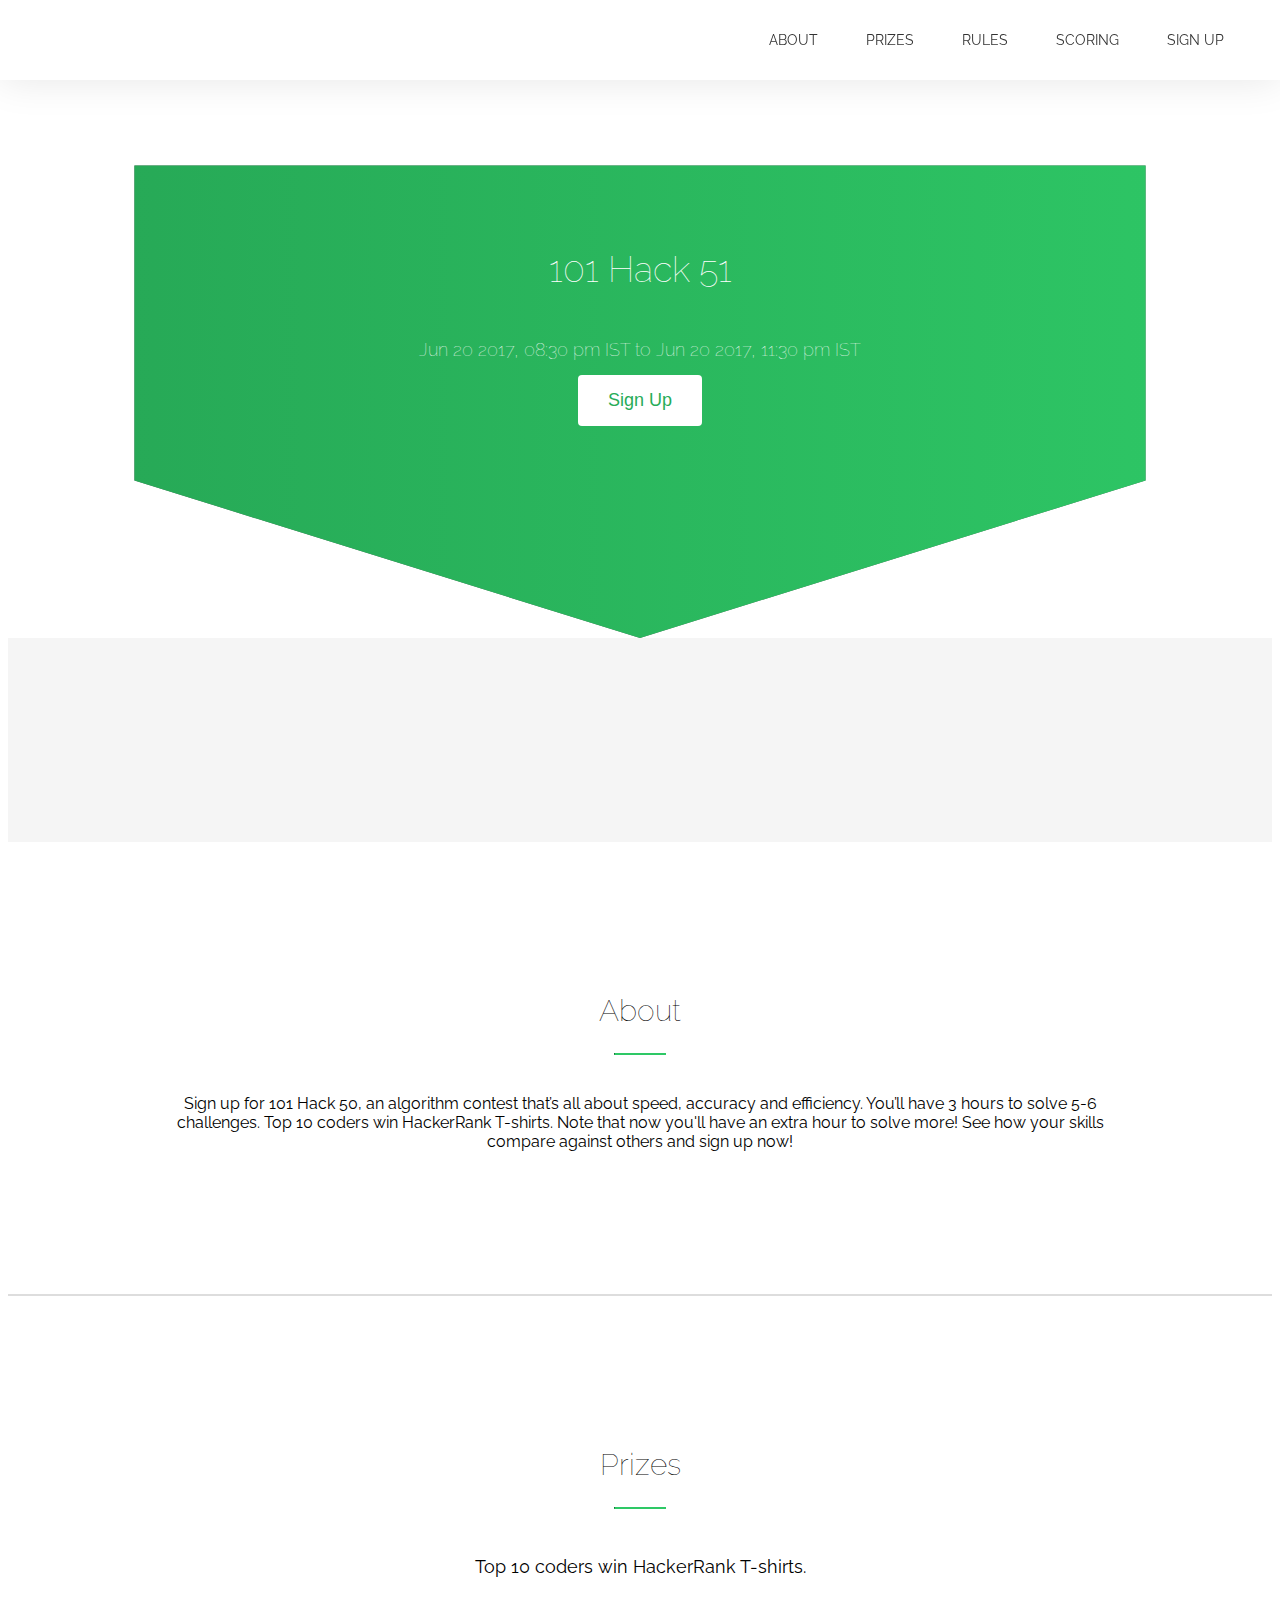
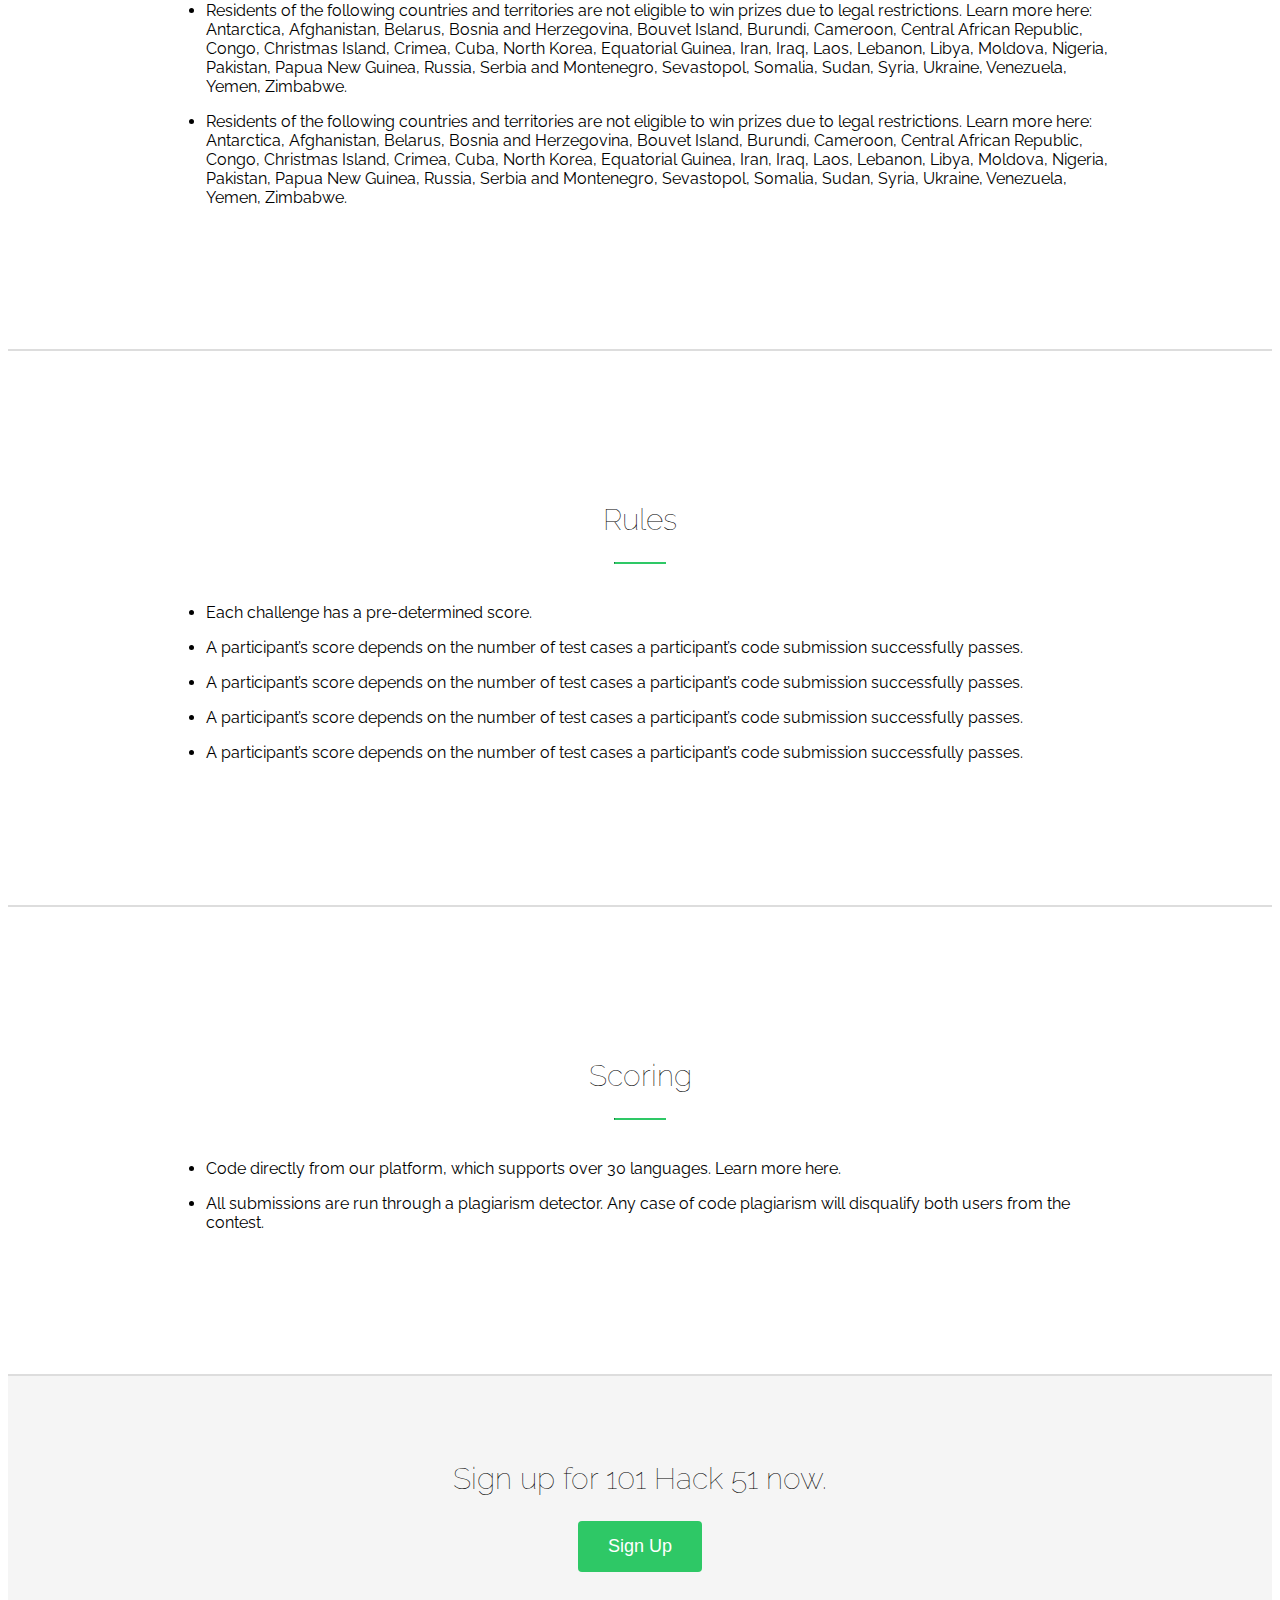
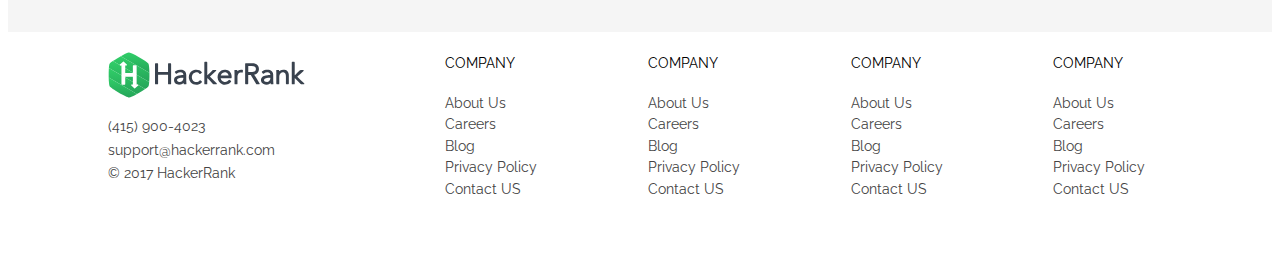
<file: index6.html>
<!doctype html>
<html amp lang="en">
<head>
  <meta charset="utf-8">
  <script async src="https://cdn.ampproject.org/v0.js"></script>
  <script async custom-element="amp-sidebar" src="https://cdn.ampproject.org/v0/amp-sidebar-0.1.js"></script>
  <script async custom-element="amp-accordion" src="https://cdn.ampproject.org/v0/amp-accordion-0.1.js"></script>
  <script async custom-element="amp-analytics" src="https://cdn.ampproject.org/v0/amp-analytics-0.1.js"></script>
  <script async custom-element="amp-install-serviceworker" src="https://cdn.ampproject.org/v0/amp-install-serviceworker-0.1.js"></script>
  <script async custom-element="amp-iframe" src="https://cdn.ampproject.org/v0/amp-iframe-0.1.js"></script>
  <script async custom-element="amp-form" src="https://cdn.ampproject.org/v0/amp-form-0.1.js"></script>
  <title>Hello, AMPs</title>
  <link rel="canonical" href="http://example.ampproject.org/article-metadata.html" />
  <meta name="viewport" content="width=device-width,minimum-scale=1,initial-scale=1">

  <meta name="title" content="">
  <meta name="keywords" content="">
  <meta name="description" content="">

  <meta name="publisher" content="">
  <meta name="copyright" content="">
  <link rel="canonical" href="" />






  <meta property="fb:app_id" content="" />
  <meta property="og:title" content="">
  <meta property="og:type" content="website">
  <meta property="og:url" content="">

  <meta property="og:image" content="">

  <meta property="og:description" content="">
  <meta property="og:site_name" content="" />
  <meta name="mobile-web-app-capable" content="yes">
  <link rel="shortcut icon" href="">

  <link rel="manifest" href="manifest.json">

  <script type="application/ld+json">
    {
      "@context": "http://schema.org",
      "@type": "NewsArticle",
      "headline": "Open-source framework for publishing content",
      "datePublished": "2015-10-07T12:02:41Z",
      "image": [
      "logo.jpg"
      ]
    }
  </script>
  <link href="https://fonts.googleapis.com/css?family=Raleway" rel="stylesheet">
  <style amp-boilerplate>body{-webkit-animation:-amp-start 8s steps(1,end) 0s 1 normal both;-moz-animation:-amp-start 8s steps(1,end) 0s 1 normal both;-ms-animation:-amp-start 8s steps(1,end) 0s 1 normal both;animation:-amp-start 8s steps(1,end) 0s 1 normal both}@-webkit-keyframes -amp-start{from{visibility:hidden}to{visibility:visible}}@-moz-keyframes -amp-start{from{visibility:hidden}to{visibility:visible}}@-ms-keyframes -amp-start{from{visibility:hidden}to{visibility:visible}}@-o-keyframes -amp-start{from{visibility:hidden}to{visibility:visible}}@keyframes -amp-start{from{visibility:hidden}to{visibility:visible}}</style><noscript><style amp-boilerplate>body{-webkit-animation:none;-moz-animation:none;-ms-animation:none;animation:none}</style></noscript>


  <style amp-custom>

    header #nav-cta::before{
      box-shadow: 0 0 0px 0 rgba(0, 0, 0, 0.1);
    }


    /** Flex grid CSS  */

    .container,.container-fluid{margin-right:auto;margin-left:auto}.container-fluid{padding-right:2rem;padding-left:2rem}.row{box-sizing:border-box;display:-webkit-box;display:-ms-flexbox;display:flex;-webkit-box-flex:0;-ms-flex:0 1 auto;flex:0 1 auto;-webkit-box-orient:horizontal;-webkit-box-direction:normal;-ms-flex-direction:row;flex-direction:row;-ms-flex-wrap:wrap;flex-wrap:wrap;margin-right:-.5rem;margin-left:-.5rem}.row.reverse{-webkit-box-orient:horizontal;-webkit-box-direction:reverse;-ms-flex-direction:row-reverse;flex-direction:row-reverse}.col.reverse{-webkit-box-orient:vertical;-webkit-box-direction:reverse;-ms-flex-direction:column-reverse;flex-direction:column-reverse}.col-xs,.col-xs-1,.col-xs-10,.col-xs-11,.col-xs-12,.col-xs-2,.col-xs-3,.col-xs-4,.col-xs-5,.col-xs-6,.col-xs-7,.col-xs-8,.col-xs-9,.col-xs-offset-0,.col-xs-offset-1,.col-xs-offset-10,.col-xs-offset-11,.col-xs-offset-12,.col-xs-offset-2,.col-xs-offset-3,.col-xs-offset-4,.col-xs-offset-5,.col-xs-offset-6,.col-xs-offset-7,.col-xs-offset-8,.col-xs-offset-9{box-sizing:border-box;-webkit-box-flex:0;-ms-flex:0 0 auto;flex:0 0 auto;padding-right:.5rem;padding-left:.5rem}.col-xs{-webkit-box-flex:1;-ms-flex-positive:1;flex-grow:1;-ms-flex-preferred-size:0;flex-basis:0;max-width:100%}.col-xs-1{-ms-flex-preferred-size:8.33333333%;flex-basis:8.33333333%;max-width:8.33333333%}.col-xs-2{-ms-flex-preferred-size:16.66666667%;flex-basis:16.66666667%;max-width:16.66666667%}.col-xs-3{-ms-flex-preferred-size:25%;flex-basis:25%;max-width:25%}.col-xs-4{-ms-flex-preferred-size:33.33333333%;flex-basis:33.33333333%;max-width:33.33333333%}.col-xs-5{-ms-flex-preferred-size:41.66666667%;flex-basis:41.66666667%;max-width:41.66666667%}.col-xs-6{-ms-flex-preferred-size:50%;flex-basis:50%;max-width:50%}.col-xs-7{-ms-flex-preferred-size:58.33333333%;flex-basis:58.33333333%;max-width:58.33333333%}.col-xs-8{-ms-flex-preferred-size:66.66666667%;flex-basis:66.66666667%;max-width:66.66666667%}.col-xs-9{-ms-flex-preferred-size:75%;flex-basis:75%;max-width:75%}.col-xs-10{-ms-flex-preferred-size:83.33333333%;flex-basis:83.33333333%;max-width:83.33333333%}.col-xs-11{-ms-flex-preferred-size:91.66666667%;flex-basis:91.66666667%;max-width:91.66666667%}.col-xs-12{-ms-flex-preferred-size:100%;flex-basis:100%;max-width:100%}.col-xs-offset-0{margin-left:0}.col-xs-offset-1{margin-left:8.33333333%}.col-xs-offset-2{margin-left:16.66666667%}.col-xs-offset-3{margin-left:25%}.col-xs-offset-4{margin-left:33.33333333%}.col-xs-offset-5{margin-left:41.66666667%}.col-xs-offset-6{margin-left:50%}.col-xs-offset-7{margin-left:58.33333333%}.col-xs-offset-8{margin-left:66.66666667%}.col-xs-offset-9{margin-left:75%}.col-xs-offset-10{margin-left:83.33333333%}.col-xs-offset-11{margin-left:91.66666667%}.start-xs{-webkit-box-pack:start;-ms-flex-pack:start;justify-content:flex-start;text-align:start}.center-xs{-webkit-box-pack:center;-ms-flex-pack:center;justify-content:center;text-align:center}.end-xs{-webkit-box-pack:end;-ms-flex-pack:end;justify-content:flex-end;text-align:end}.top-xs{-webkit-box-align:start;-ms-flex-align:start;align-items:flex-start}.middle-xs{-webkit-box-align:center;-ms-flex-align:center;align-items:center}.bottom-xs{-webkit-box-align:end;-ms-flex-align:end;align-items:flex-end}.around-xs{-ms-flex-pack:distribute;justify-content:space-around}.between-xs{-webkit-box-pack:justify;-ms-flex-pack:justify;justify-content:space-between}.first-xs{-webkit-box-ordinal-group:0;-ms-flex-order:-1;order:-1}.last-xs{-webkit-box-ordinal-group:2;-ms-flex-order:1;order:1}@media only screen and (min-width:48em){.container{width:49rem}.col-sm,.col-sm-1,.col-sm-10,.col-sm-11,.col-sm-12,.col-sm-2,.col-sm-3,.col-sm-4,.col-sm-5,.col-sm-6,.col-sm-7,.col-sm-8,.col-sm-9,.col-sm-offset-0,.col-sm-offset-1,.col-sm-offset-10,.col-sm-offset-11,.col-sm-offset-12,.col-sm-offset-2,.col-sm-offset-3,.col-sm-offset-4,.col-sm-offset-5,.col-sm-offset-6,.col-sm-offset-7,.col-sm-offset-8,.col-sm-offset-9{box-sizing:border-box;-webkit-box-flex:0;-ms-flex:0 0 auto;flex:0 0 auto;padding-right:.5rem;padding-left:.5rem}.col-sm{-webkit-box-flex:1;-ms-flex-positive:1;flex-grow:1;-ms-flex-preferred-size:0;flex-basis:0;max-width:100%}.col-sm-1{-ms-flex-preferred-size:8.33333333%;flex-basis:8.33333333%;max-width:8.33333333%}.col-sm-2{-ms-flex-preferred-size:16.66666667%;flex-basis:16.66666667%;max-width:16.66666667%}.col-sm-3{-ms-flex-preferred-size:25%;flex-basis:25%;max-width:25%}.col-sm-4{-ms-flex-preferred-size:33.33333333%;flex-basis:33.33333333%;max-width:33.33333333%}.col-sm-5{-ms-flex-preferred-size:41.66666667%;flex-basis:41.66666667%;max-width:41.66666667%}.col-sm-6{-ms-flex-preferred-size:50%;flex-basis:50%;max-width:50%}.col-sm-7{-ms-flex-preferred-size:58.33333333%;flex-basis:58.33333333%;max-width:58.33333333%}.col-sm-8{-ms-flex-preferred-size:66.66666667%;flex-basis:66.66666667%;max-width:66.66666667%}.col-sm-9{-ms-flex-preferred-size:75%;flex-basis:75%;max-width:75%}.col-sm-10{-ms-flex-preferred-size:83.33333333%;flex-basis:83.33333333%;max-width:83.33333333%}.col-sm-11{-ms-flex-preferred-size:91.66666667%;flex-basis:91.66666667%;max-width:91.66666667%}.col-sm-12{-ms-flex-preferred-size:100%;flex-basis:100%;max-width:100%}.col-sm-offset-0{margin-left:0}.col-sm-offset-1{margin-left:8.33333333%}.col-sm-offset-2{margin-left:16.66666667%}.col-sm-offset-3{margin-left:25%}.col-sm-offset-4{margin-left:33.33333333%}.col-sm-offset-5{margin-left:41.66666667%}.col-sm-offset-6{margin-left:50%}.col-sm-offset-7{margin-left:58.33333333%}.col-sm-offset-8{margin-left:66.66666667%}.col-sm-offset-9{margin-left:75%}.col-sm-offset-10{margin-left:83.33333333%}.col-sm-offset-11{margin-left:91.66666667%}.start-sm{-webkit-box-pack:start;-ms-flex-pack:start;justify-content:flex-start;text-align:start}.center-sm{-webkit-box-pack:center;-ms-flex-pack:center;justify-content:center;text-align:center}.end-sm{-webkit-box-pack:end;-ms-flex-pack:end;justify-content:flex-end;text-align:end}.top-sm{-webkit-box-align:start;-ms-flex-align:start;align-items:flex-start}.middle-sm{-webkit-box-align:center;-ms-flex-align:center;align-items:center}.bottom-sm{-webkit-box-align:end;-ms-flex-align:end;align-items:flex-end}.around-sm{-ms-flex-pack:distribute;justify-content:space-around}.between-sm{-webkit-box-pack:justify;-ms-flex-pack:justify;justify-content:space-between}.first-sm{-webkit-box-ordinal-group:0;-ms-flex-order:-1;order:-1}.last-sm{-webkit-box-ordinal-group:2;-ms-flex-order:1;order:1}}@media only screen and (min-width:64em){.container{width:65rem}.col-md,.col-md-1,.col-md-10,.col-md-11,.col-md-12,.col-md-2,.col-md-3,.col-md-4,.col-md-5,.col-md-6,.col-md-7,.col-md-8,.col-md-9,.col-md-offset-0,.col-md-offset-1,.col-md-offset-10,.col-md-offset-11,.col-md-offset-12,.col-md-offset-2,.col-md-offset-3,.col-md-offset-4,.col-md-offset-5,.col-md-offset-6,.col-md-offset-7,.col-md-offset-8,.col-md-offset-9{box-sizing:border-box;-webkit-box-flex:0;-ms-flex:0 0 auto;flex:0 0 auto;padding-right:.5rem;padding-left:.5rem}.col-md{-webkit-box-flex:1;-ms-flex-positive:1;flex-grow:1;-ms-flex-preferred-size:0;flex-basis:0;max-width:100%}.col-md-1{-ms-flex-preferred-size:8.33333333%;flex-basis:8.33333333%;max-width:8.33333333%}.col-md-2{-ms-flex-preferred-size:16.66666667%;flex-basis:16.66666667%;max-width:16.66666667%}.col-md-3{-ms-flex-preferred-size:25%;flex-basis:25%;max-width:25%}.col-md-4{-ms-flex-preferred-size:33.33333333%;flex-basis:33.33333333%;max-width:33.33333333%}.col-md-5{-ms-flex-preferred-size:41.66666667%;flex-basis:41.66666667%;max-width:41.66666667%}.col-md-6{-ms-flex-preferred-size:50%;flex-basis:50%;max-width:50%}.col-md-7{-ms-flex-preferred-size:58.33333333%;flex-basis:58.33333333%;max-width:58.33333333%}.col-md-8{-ms-flex-preferred-size:66.66666667%;flex-basis:66.66666667%;max-width:66.66666667%}.col-md-9{-ms-flex-preferred-size:75%;flex-basis:75%;max-width:75%}.col-md-10{-ms-flex-preferred-size:83.33333333%;flex-basis:83.33333333%;max-width:83.33333333%}.col-md-11{-ms-flex-preferred-size:91.66666667%;flex-basis:91.66666667%;max-width:91.66666667%}.col-md-12{-ms-flex-preferred-size:100%;flex-basis:100%;max-width:100%}.col-md-offset-0{margin-left:0}.col-md-offset-1{margin-left:8.33333333%}.col-md-offset-2{margin-left:16.66666667%}.col-md-offset-3{margin-left:25%}.col-md-offset-4{margin-left:33.33333333%}.col-md-offset-5{margin-left:41.66666667%}.col-md-offset-6{margin-left:50%}.col-md-offset-7{margin-left:58.33333333%}.col-md-offset-8{margin-left:66.66666667%}.col-md-offset-9{margin-left:75%}.col-md-offset-10{margin-left:83.33333333%}.col-md-offset-11{margin-left:91.66666667%}.start-md{-webkit-box-pack:start;-ms-flex-pack:start;justify-content:flex-start;text-align:start}.center-md{-webkit-box-pack:center;-ms-flex-pack:center;justify-content:center;text-align:center}.end-md{-webkit-box-pack:end;-ms-flex-pack:end;justify-content:flex-end;text-align:end}.top-md{-webkit-box-align:start;-ms-flex-align:start;align-items:flex-start}.middle-md{-webkit-box-align:center;-ms-flex-align:center;align-items:center}.bottom-md{-webkit-box-align:end;-ms-flex-align:end;align-items:flex-end}.around-md{-ms-flex-pack:distribute;justify-content:space-around}.between-md{-webkit-box-pack:justify;-ms-flex-pack:justify;justify-content:space-between}.first-md{-webkit-box-ordinal-group:0;-ms-flex-order:-1;order:-1}.last-md{-webkit-box-ordinal-group:2;-ms-flex-order:1;order:1}}@media only screen and (min-width:75em){.container{width:76rem}.col-lg,.col-lg-1,.col-lg-10,.col-lg-11,.col-lg-12,.col-lg-2,.col-lg-3,.col-lg-4,.col-lg-5,.col-lg-6,.col-lg-7,.col-lg-8,.col-lg-9,.col-lg-offset-0,.col-lg-offset-1,.col-lg-offset-10,.col-lg-offset-11,.col-lg-offset-12,.col-lg-offset-2,.col-lg-offset-3,.col-lg-offset-4,.col-lg-offset-5,.col-lg-offset-6,.col-lg-offset-7,.col-lg-offset-8,.col-lg-offset-9{box-sizing:border-box;-webkit-box-flex:0;-ms-flex:0 0 auto;flex:0 0 auto;padding-right:.5rem;padding-left:.5rem}.col-lg{-webkit-box-flex:1;-ms-flex-positive:1;flex-grow:1;-ms-flex-preferred-size:0;flex-basis:0;max-width:100%}.col-lg-1{-ms-flex-preferred-size:8.33333333%;flex-basis:8.33333333%;max-width:8.33333333%}.col-lg-2{-ms-flex-preferred-size:16.66666667%;flex-basis:16.66666667%;max-width:16.66666667%}.col-lg-3{-ms-flex-preferred-size:25%;flex-basis:25%;max-width:25%}.col-lg-4{-ms-flex-preferred-size:33.33333333%;flex-basis:33.33333333%;max-width:33.33333333%}.col-lg-5{-ms-flex-preferred-size:41.66666667%;flex-basis:41.66666667%;max-width:41.66666667%}.col-lg-6{-ms-flex-preferred-size:50%;flex-basis:50%;max-width:50%}.col-lg-7{-ms-flex-preferred-size:58.33333333%;flex-basis:58.33333333%;max-width:58.33333333%}.col-lg-8{-ms-flex-preferred-size:66.66666667%;flex-basis:66.66666667%;max-width:66.66666667%}.col-lg-9{-ms-flex-preferred-size:75%;flex-basis:75%;max-width:75%}.col-lg-10{-ms-flex-preferred-size:83.33333333%;flex-basis:83.33333333%;max-width:83.33333333%}.col-lg-11{-ms-flex-preferred-size:91.66666667%;flex-basis:91.66666667%;max-width:91.66666667%}.col-lg-12{-ms-flex-preferred-size:100%;flex-basis:100%;max-width:100%}.col-lg-offset-0{margin-left:0}.col-lg-offset-1{margin-left:8.33333333%}.col-lg-offset-2{margin-left:16.66666667%}.col-lg-offset-3{margin-left:25%}.col-lg-offset-4{margin-left:33.33333333%}.col-lg-offset-5{margin-left:41.66666667%}.col-lg-offset-6{margin-left:50%}.col-lg-offset-7{margin-left:58.33333333%}.col-lg-offset-8{margin-left:66.66666667%}.col-lg-offset-9{margin-left:75%}.col-lg-offset-10{margin-left:83.33333333%}.col-lg-offset-11{margin-left:91.66666667%}.start-lg{-webkit-box-pack:start;-ms-flex-pack:start;justify-content:flex-start;text-align:start}.center-lg{-webkit-box-pack:center;-ms-flex-pack:center;justify-content:center;text-align:center}.end-lg{-webkit-box-pack:end;-ms-flex-pack:end;justify-content:flex-end;text-align:end}.top-lg{-webkit-box-align:start;-ms-flex-align:start;align-items:flex-start}.middle-lg{-webkit-box-align:center;-ms-flex-align:center;align-items:center}.bottom-lg{-webkit-box-align:end;-ms-flex-align:end;align-items:flex-end}.around-lg{-ms-flex-pack:distribute;justify-content:space-around}.between-lg{-webkit-box-pack:justify;-ms-flex-pack:justify;justify-content:space-between}.first-lg{-webkit-box-ordinal-group:0;-ms-flex-order:-1;order:-1}.last-lg{-webkit-box-ordinal-group:2;-ms-flex-order:1;order:1}}


 /**
  * Custom Css layout
  */

  * {
    -webkit-transition: .5s ease-out;
    -moz-transition: .5s ease-out;
    -o-transition: .5s ease-out;
    transition: .5s ease-out;
    list-style: none;
  }
  body::-webkit-scrollbar {
    width: 7px;
  }

  body::-webkit-scrollbar-track {
    -webkit-box-shadow: inset 0 0 6px rgba(0,0,0,0.3);
  }

  body::-webkit-scrollbar-thumb {
    background-color: #2ec866;
    border-radius:3px;
  }

  body::-webkit-scrollbar-thumb:hover{
    background-color:#2ec866;
    border:1px solid #2192a7;
  }
  body::-webkit-scrollbar-thumb:active{
    background-color:#08a240;
    border:1px solid #155965;
  }


  body {
    font-family: Raleway,sans-serif;
  }


  hr {
    margin-top: 10px;
    margin-bottom: 23px;
    border-top: 1px solid #eee;
  }
  hr.primary {
    border-color: #2ec866;
  }

  hr.primary, hr.primary-white {
    max-width: 50px;

  }
  h1 { font-size: 2.25em; }
  h2 { font-size: 1.875em; }
  h3 { font-size: 1.5em; }
  h4 { font-size: 1.125em; }
  h5 { font-size: .875em; }
  h6 { font-size: .75em; }
  h1, h2, h3, h4, h5, h6 {
    font-weight: 100;
  }
  li {
    list-style-type: disc;
  }

  #top {

    background-image: linear-gradient(90deg,#26a655 0,#2ec866);
    clip-path: polygon(50% 25%, 90% 25%, 90% 75%, 50% 100%, 10% 75%, 10% 25%);
    background-attachment: fixed;

    width: 100%;

    position: relative;
    background-color: #65686b;
    background-position: center;
    -webkit-background-size: cover;
    -moz-background-size: cover;
    background-size: cover;
  }


  #top-content
  {
    position: absolute;

    top: 25vh;
    left: 0;
    text-align: center;
    width: 100%;
  }

  #top-content > h1, #top-content > h2, #top-content > h3 , #top-content > h4
  {
    color: #fff;
    padding: 15px 50px;
    margin: auto;

  }

  .top-img
  {
    height: 200px;
    width: 195px;
    margin: auto;
  }
  .text-center {
    text-align: center;
  }


  @media (min-width: 414px)
  {


    #top
    {
      height: 70vh;
    }

    section {
      padding: 10%;
      border-bottom: 2px solid #dddddd;
    }



  }

  @media (max-width: 414px)
  {

    #top
    {
      height: 80vh;
    }

    section {
      padding: 0%;
      border-bottom: 2px solid #dddddd;
    }

  }

  #bottom-cta {
    background-color: #f5f5f5;
    padding: 60px;
  }


  footer {
    margin-bottom: 60px;
  }

  footer p {
    margin: 3% 0;
    font-size: 14px;
    color: #444;
  }
  footer p a {
    color: #444;
  }

  footer .branding {
    background: url(" [data-uri]%[base64]%[base64]%[base64]%2BDQoJCQkJCTxzdG9wICBvZmZzZXQ9IjAiIHN0eWxlPSJzdG9wLWNvbG9yOiMyNUE1NTkiLz4NCgkJCQkJPHN0b3AgIG9mZnNldD0iMSIgc3R5bGU9InN0b3AtY29sb3I6IzMwQ0U2OCIvPg0KCQkJCTwvbGluZWFyR3JhZGllbnQ%[base64]%[base64]%[base64]%[base64]%[base64]%2BDQoJCQk8L2c%[base64]%2BDQoJCQk8L2ltYWdlPg0KCQkJPGc%[base64]%2BDQo8L2c%2BDQo8L3N2Zz4NCg%3D%3D") no-repeat;
    width: 200px;
    height: 46px;
    margin: 20px 0px;
  }

  /**
   * Button Css
   */


   .btn {
    border: none;
    outline: none;
    cursor: pointer;
    padding: 15px 30px;
    border-radius: 4px;
    /*box-shadow: 2px 2px 4px rgba(0, 0, 0, .4);*/
    border: #dbdbdb;
    color: #fff;
  }
/*.btn:hover {
transform: translateY(-2px);
 box-shadow: 0 4px 8px 0 rgba(0,0,0,.4);
}*/
/* Ripple magic */
.btn{
  position: relative;
  overflow: hidden;
}



.btn-default {
  background: #fff;
}

.btn-primary {
  background: #4691f6;

}
.btn-success{
  background: #2ec866;
}
.btn-success:hover{
  background: #26a655;
}
.btn-default:hover {
  background: #f5f5f5;
}
.btn-success-color {
  color: #27ac58;
}

.btn-lg {
  font-size: 18px;
}
.btn-md {
  font-size: 16px;
}
.btn-sm {
  font-size: 14px;
}

  /**
   * Clock css
   */

   #clock {
    background-color: #f5f5f5;
    text-align: center;

  }

  .hamburger:focus {
    outline: none;
  }

  #clock .clock-iframe {
    width: 100%;
    height: 200px;
  }
  .close-button {
    outline: none;
    cursor: pointer;
  }






/**
 * Custom css material Theme
 */


 .header .tab .list-container>ul li.has-sublist::after,
 .language .current::after,
 amp-sidebar .language .current::after,
 amp-sidebar .has-sub-level::after,
 footer .footer-image.twitter,
 footer .footer-image.wordpress,
 footer .footer-image.youtube {
  display: inline-block;
  background-size: 100px 74px
}








amp-sidebar {
  background: #fff;
  width: 100vw
}

amp-sidebar .submenu {
  background: #fff;
  bottom: 0;
  box-shadow: 0 3px 20px 0 rgba(0, 0, 0, 0.075);
  left: 0;
  position: fixed;
  right: 0;
  top: 0;
  transform: translateX(100%);
  transition: transform 233ms cubic-bezier(0, 0, 0.21, 1)
}

amp-sidebar input:checked+.submenu {
  transform: translateX(0)
}

amp-sidebar input[type="checkbox"] {
  position: absolute;
  visibility: hidden
}

amp-sidebar .menu-item {
  border-bottom: solid 1px #ededed;
  color: #000;
  display: block;
  position: relative;
  text-transform: none
}

amp-sidebar .menu-item:hover {
  background: #f9f9f9
}

amp-sidebar .item-layer-1 {
  font-size: 25px;
  font-weight: 100;
  line-height: 34px;
  padding: 20px 25px 20px 15px
}

amp-sidebar .item-layer-2,
amp-sidebar .item-layer-3 {
  font-size: 18px;
  font-weight: 300;
  line-height: 26px;
  padding: 15px 35px 15px 25px
}

amp-sidebar .menu-layer::after {
  background: #2ec866;
  bottom: 0;
  content: '';
  position: absolute;
  right: 0;
  top: 0;
  width: 13px
}

amp-sidebar .menu-layer .items {
  left: 0;
  overflow-x: hidden;
  overflow-y: scroll;
  position: absolute;
  right: 0
}

amp-sidebar .menu-layer.primary {
  height: 100%;
  position: relative
}

amp-sidebar .menu-layer.primary .items {
  bottom: 80px;
  top: 60px
}

amp-sidebar .menu-layer.secondary {
  z-index: 2
}

amp-sidebar .menu-layer.tertiary {
  z-index: 3
}

amp-sidebar .menu-layer.secondary .items,
amp-sidebar .menu-layer.tertiary .items {
  bottom: 0;
  top: 85px
}

amp-sidebar .has-sub-level::after {
  width: 15.53px;
  height: 8.3px;
  background-position: -84px -15.71px;
  content: '';
  height: 12px;
  position: absolute;
  right: 35px;
  top: calc(50% - 6px);
  transform: rotate(90deg) scale(0.75);
  width: 16px
}

amp-sidebar .close-button {
  background: url("https://www.ampproject.org/static/img/symbols/close.svg") no-repeat center/18px transparent;
  border: 0;
  height: 58px;
  position: absolute;
  right: 13px;
  top: 0;
  width: 68px
}

amp-sidebar .return-button {
  color: #b3b3b3;
  font-weight: 300;
  left: 25px;
  position: absolute;
  top: 22px
}

amp-sidebar .return-button::before {
  border: 0;
  content: '';
  display: inline-block;
  height: 11px;
  margin-right: 5px;
  position: relative;
  top: 1px;
  width: 7px
}

.rtl amp-sidebar .item-layer-1 {
  padding: 30px 35px
}

.rtl amp-sidebar .has-sub-level::after {
  left: 35px;
  right: auto;
  transform: rotate(-90deg) scale(0.75)
}

.rtl amp-sidebar .return-button::before {
  margin: 0 5px;
  transform: rotate(180deg)
}

.rtl amp-sidebar .submenu {
  transform: translateX(-100%)
}

a {
  color: #1c79c0;
  position: relative;
  text-decoration: none
}

a.underlined::before,
.card-container.grid .card-link p::before {
  background: linear-gradient(to right, #0389ff, #0dd3ff);
  bottom: -3px;
  content: '';
  left: 0;
  height: 1px;
  position: absolute;
  right: 0
}

a.underlined.cta,
.card-container.grid .card-link p.cta {
  overflow: hidden
}

a.underlined.cta::before,
.card-container.grid .card-link p.cta::before {
  bottom: -5px;
  height: 2px
}

a.underlined.cta:hover::before,
.card-container.grid .card-link p.cta:hover::before {
  animation: 0.5s 1 cta-line
}

@media only screen and (max-width: 956px) {
  a {
    font-size: 14px
  }
}


.header {
  backface-visibility: hidden;
  background-color: #fff;
  box-shadow: 0 0 40px 0 rgba(0, 0, 0, 0.1);
  font-size: 14px;
  font-weight: 300;
  transform: translateZ(0)
}

.header.fixed {
  left: 0;
  position: fixed;
  top: 0;
  transform: translateY(0%);
  transition: all .4s ease;
  width: 100%;
  z-index: 1000
}

.header .nav-container,
.header .left-nav,
.header .alt,
.header .tabs {
  display: flex
}

.header .nav-container {
  justify-content: space-between;
  position: relative
}

.header .left-nav,
.header .alt {
  justify-content: flex-start
}

.header .left-nav {
  align-items: center;
  font-size: 20px;
  font-weight: 300;
  margin-left: 0
}

.header .left-nav .header-title {
  background: url("https://hrcdn.net/hackerrank/assets/brand/h_mark_sm-05bceb881aa02b72d688d21db01df5d8.png") no-repeat center;
  color: #0379c4;
  margin: 0;
  padding: 40px 40px 40px 60px;
  text-transform: none;
  white-space: nowrap;
  width: auto
}

.header .left-nav .header-title::after,
.header .left-nav .header-title::before {
  display: none
}

.header .alt,
.header .tabs {
  align-items: stretch
}

.header .alt {
  padding: 0
}

.header .alt.right {
  font-size: 15px
}

.header .tabs {
  justify-content: center;
  margin-left: 60px
}

.header .tab {
  color: #333;
  font-weight: 400;
  margin: 0 4px;
  padding: 6px;
  position: relative;
  transition: .1s ease color
}

.header .tab::after {
  background: linear-gradient(to right, #1c79c0, #0389ff, #0dd3ff);
  bottom: 0;
  content: '';
  height: 3px;
  left: 20px;
  margin: auto;
  opacity: 0;
  position: absolute;
  right: 20px;
  transition: .1s ease opacity
}

.header .tab:hover,
.header .tab.active {
  color: #1c79c0
}

.header .tab.active::after {
  opacity: 1
}

.header .tab.active:hover::after {
  opacity: 0
}

.header .tab.hamburger {
  align-self: center;
  background: url("https://www.ampproject.org/static/img/hamburger.svg") no-repeat center/30px 24px transparent;

  border: 0;
  cursor: pointer;
  display: none;
  height: 40px;
  margin: 0;
  padding: 0;
  width: 40px
}

.header .tab {
  padding: 6px 20px
}

.header .tab::before {
  bottom: 0;
  box-shadow: 0 0 40px 0 rgba(0, 0, 0, 0.1);
  content: '';
  left: -10px;
  opacity: 0;
  position: absolute;
  right: -10px;
  top: 0px;
  transition: opacity .2s ease-out
}

.header .tab>a {
  font-size: 14px;
  line-height: 30px;
  text-transform: uppercase;
  color: inherit;
  position: relative;
  top: 19px
}

.tab+#nav-cta{

  background-color: #2ec866;
}
.tab+#nav-cta{

  color: white;
}

.header .tab .list-container>ul,
.header .tab .sublist {
  list-style: none
}

.header .tab .list-container,
.header .tab .sublist {
  opacity: 0;
  pointer-events: none;
  position: absolute
}

.header .tab .list-container {
  left: -10px;
  top: 100%;
  transition: .2s ease-out;
  z-index: -1
}

.header .tab .list-shadow {
  bottom: -50px;
  left: -50px;
  overflow: hidden;
  position: absolute;
  right: -50px;
  top: 0
}

.header .tab .list-shadow::before {
  bottom: 50px;
  box-shadow: 0 0 40px 0 rgba(0, 0, 0, 0.1);
  content: '';
  left: 50px;
  position: absolute;
  right: 50px;
  top: 0
}

.header .tab .list-container>ul {
  background: #fff;
  min-width: 250px;
  position: relative
}

.header .tab .list-container>ul li {
  box-sizing: border-box;
  position: relative
}

.header .tab .list-container>ul li.has-sublist::after {
  width: 6.12px;
  height: 11.88px;
  background-position: -84px -38.94px;
  content: '';
  position: absolute;
  right: 20px;
  top: 18px
}

.header .tab .list-container>ul li a {
  display: block;
  padding: 7.5px 30px
}

.header .tab .list-container>ul li:hover {
  background: #f8f8f8
}

.header .tab .list-container>ul li:hover .sublist {
  opacity: 1;
  pointer-events: all
}

.header .tab .list-container>ul li.external a {
  background: no-repeat right 15px center / 12px
}

.header .tab .list-container>ul li.external:hover a {
}

.header .tab .list-container>ul .sublist {
  background: #f8f8f8;
  box-shadow: 0 0 40px 0 rgba(0, 0, 0, 0.1);
  right: 0;
  top: 0;
  transform: translateX(100%);
  transition: opacity .3s
}

.header .tab .list-container>ul .sublist li:hover {
  background: white
}

.header .tab .list-container>ul .sublist li a {
  display: block;
  font-size: 14px;
  line-height: 1.3;
  padding: 15px 35px
}

.header .tab:hover::before {
  opacity: 1
}

.header .tab:hover .list-container {
  opacity: 1;
  pointer-events: all;
  z-index: 0
}

@media only screen and (min-width: 958px) {
  .header .description.desktop-up {
    display: inline-block
  }
}

@media only screen and (max-width: 956px) {
  .header .container {
    padding-right: 18px
  }
  .header .left-nav {
    flex: 1 1 auto;
    width: auto
  }
  .header .left-nav .header-title {
    margin: 0;
    padding: 30px 30px 30px 50px;
    width: auto
  }
  .header div.tab,
  .header .desktop {
    display: none
  }
  .header .tab.hamburger {
    display: inline-block
  }
}

.rtl .header .tabs {
  margin-right: 60px
}

.rtl .header .tab .list-container {
  left: auto;
  right: -10px
}

.rtl .header .tab .list-container>ul li.has-sublist::after {
  left: 20px;
  right: auto;
  transform: rotate(180deg)
}

.rtl .header .tab .list-container>ul li.external a {
  background-position: left 15px center
}

.rtl .header .tab .list-container>ul .sublist {
  left: 0;
  transform: translateX(-100%);
  right: auto
}

nav.breadcrumb {
  margin: 15px 20px;
  position: absolute;
  z-index: 2
}

nav.breadcrumb ul {
  line-height: 12px;
  list-style: none
}

nav.breadcrumb li,
nav.breadcrumb a {
  color: #959595;
  font-size: 12px;
  font-weight: 300;
  letter-spacing: 0;
  line-height: 17px;
  text-transform: none
}

nav.breadcrumb li {
  display: inline
}

nav.breadcrumb li::after {
  content: '\00bb';
  margin-left: 5px
}

nav.breadcrumb li:last-child::after {
  content: ''
}

.rtl nav li::after {
  margin-left: 0;
  margin-right: 5px
}

@media only screen and (max-width: 956px) {
  nav li,
  nav a {
    font-size: 10px
  }
}



</style>
</head>

<body>

  <amp-analytics type="googleanalytics" id="analytics-ga">
    <script type="application/json">
      {
        "vars": {
          "account": "UA-XXXXXXXX"
        },
        "triggers": {
          "trackPageview": {
            "on": "visible",
            "request": "pageview"
          }
        }
      }
    </script>
  </amp-analytics>


  <amp-sidebar id='sidebar' side='right' layout='nodisplay'>
    <form class="menu-layer primary" action="/" target="_top">
      <button type="reset" class="close-button" id="menu-button" on='tap:sidebar.toggle'></button>
      <div class="items">
       <label >
        <a class="menu-item item-layer-1 has-sub-level" href="#one">
          About
        </a>

      </label>
      <label >
       <a class="menu-item item-layer-1 has-sub-level" href="#two">
        Prizes
      </a>

    </label>
    <label>
      <a class="menu-item item-layer-1 has-sub-level" href="#three">
        Rules
      </a>

    </label>
    <label>
      <a class="menu-item item-layer-1 has-sub-level" href="#four">
        Scoring
      </a>

    </label>
    <label >
      <a class="menu-item item-layer-1 has-sub-level" href="/">
        Sign Up
      </a>

    </label>
  </div>


</form>
</amp-sidebar>

<header class="header fixed">

  <div class="container">
    <div class="nav-container">
      <div class="left-nav alt">
        <a href="/" class="tab header-title">
          <span>

          </span>
        </a>


      </div>
      <div class="right alt">

       <div class="tabs">
        <div class="tab">
          <a href="#one">About</a>

        </div>
        <div class="tab">
          <a href="#two">Prizes</a>

        </div>
        <div class="tab">
          <a href="#three">Rules</a>
        </div>
        <div class="tab">
          <a href="#four">Scoring</a>
        </div>
        <div class="tab">
          <a href="#">Sign Up</a>
        </div>
      </div>



      <button class="tab hamburger" id="menu-button" on="tap:sidebar.toggle"></button>
    </div>
  </div>
</div>
</header>




<div id="top">
  <div class="container-fluid">
    <div class="row between-xs">
     <div class="col-xs">
       <div class="box">
        <div id="top-content" class="wow bounceInUp" data-wow-delay="0.2s" data-wow-duration="1.5s">
          <h1>101 Hack 51</h1>
          <br>
          <h4>Jun 20 2017, 08:30 pm IST to Jun 20 2017, 11:30 pm IST</h4>
          <button class="btn btn-default btn-success-color btn-lg">Sign Up</button>

          <div class="container-fluid">
            <div class="row">

            </div>
          </div>
        </div>

      </div>
    </div>
  </div>
</div>
</div>

<div id="clock">
 <iframe class="clock-iframe"
 layout="responsive"
 sandbox="allow-scripts allow-same-origin allow-popups"
 frameborder="0"
 src="http://127.0.0.1:8887/clock3.html?time=Sun Jun 20 2017 20:30:00 GMT+0530 (IST)">
</iframe>
</div>


<section id="one">
  <div class="container-fluid">
    <div class="row between-xs">
     <div class="col-xs">
       <div class="box">
        <div class="row center-xs">
          <div class="col-xs">
            <h2>About </h2>
            <hr class="primary"/>
          </div>

        </div>
        <p class="text-center">Sign up for 101 Hack 50, an algorithm contest that’s all about speed, accuracy and efficiency. You’ll have 3 hours to solve 5-6 challenges. Top 10 coders win HackerRank T-shirts. Note that now you'll have an extra hour to solve more! See how your skills compare against others and sign up now!</p>
      </div>
    </div>
  </div>
</div>
</section>


<section id="two">
  <div class="container-fluid">
    <div class="row between-xs">
     <div class="col-xs">
       <div class="box">
        <div class="row center-xs">
          <div class="col-xs">
            <h2>Prizes </h2>
            <hr class="primary"/>
          </div>

        </div>
        <h4 class="text-center">
          <b>Top 10 coders win HackerRank T-shirts.</b>
        </h4>
        <ul>
          <li>
            <p>
              Residents of the following countries and territories are not eligible to win prizes due to legal restrictions. Learn more here: Antarctica, Afghanistan, Belarus, Bosnia and Herzegovina, Bouvet Island, Burundi, Cameroon, Central African Republic, Congo, Christmas Island, Crimea, Cuba, North Korea, Equatorial Guinea, Iran, Iraq, Laos, Lebanon, Libya, Moldova, Nigeria, Pakistan, Papua New Guinea, Russia, Serbia and Montenegro, Sevastopol, Somalia, Sudan, Syria, Ukraine, Venezuela, Yemen, Zimbabwe.
            </p>
          </li>
          <li>
            <p>
              Residents of the following countries and territories are not eligible to win prizes due to legal restrictions. Learn more here: Antarctica, Afghanistan, Belarus, Bosnia and Herzegovina, Bouvet Island, Burundi, Cameroon, Central African Republic, Congo, Christmas Island, Crimea, Cuba, North Korea, Equatorial Guinea, Iran, Iraq, Laos, Lebanon, Libya, Moldova, Nigeria, Pakistan, Papua New Guinea, Russia, Serbia and Montenegro, Sevastopol, Somalia, Sudan, Syria, Ukraine, Venezuela, Yemen, Zimbabwe.
            </p>
          </li>
        </ul>
      </div>
    </div>
  </div>
</div>
</section>


<section id="three">
  <div class="container-fluid">
    <div class="row between-xs">
     <div class="col-xs">
       <div class="box">
        <div class="row center-xs">
          <div class="col-xs">
            <h2>Rules </h2>
            <hr class="primary"/>
          </div>

        </div>
        <ul>
          <li>
            <p>
              Each challenge has a pre-determined score.
            </p>
          </li>
          <li>
            <p>
              A participant’s score depends on the number of test cases a participant’s code submission successfully passes.
            </p>
          </li>
          <li>
            <p>
              A participant’s score depends on the number of test cases a participant’s code submission successfully passes.
            </p>
          </li>
          <li>
            <p>
              A participant’s score depends on the number of test cases a participant’s code submission successfully passes.
            </p>
          </li>
          <li>
            <p>
              A participant’s score depends on the number of test cases a participant’s code submission successfully passes.
            </p>
          </li>
        </ul>
      </div>
    </div>
  </div>
</div>
</section>



<section id="four">
  <div class="container-fluid">
    <div class="row between-xs">
     <div class="col-xs">
       <div class="box">
        <div class="row center-xs">
          <div class="col-xs">
            <h2>Scoring </h2>
            <hr class="primary"/>
          </div>

        </div>
        <ul>
          <li>
            <p>
              Code directly from our platform, which supports over 30 languages. Learn more here.
            </p>
          </li>
          <li>
            <p>
             All submissions are run through a plagiarism detector. Any case of code plagiarism will disqualify both users from the contest.
           </p>
         </li>
       </ul>
     </div>
   </div>
 </div>
</div>
</section>




<div id="bottom-cta">
  <div class="container-fluid">
    <div class="row">
      <div class="col-xs text-center">
        <h2>Sign up for 101 Hack 51 now.</h2>
        <button class="btn btn-success btn-lg">Sign Up</button>
      </div>
    </div>
  </div>

</div>

<footer>
  <div class="container-fluid">
    <div class="row left">
      <div class="col-md-4 col-sm-4 col-xs-12">
        <div class="row">
          <div class="col-md-8 col-md-offset-2 col-sm-12">
            <div class="branding">

            </div>
            <p>(415) 900-4023</p>
            <p>support@hackerrank.com</p>
            <p>© 2017 HackerRank</p>

          </div>
        </div>
      </div>
      <div class="col-md-8 col-sm-8 col-xs-12">
        <div class="row right">
          <div class="col-md-3 col-sm-3 col-xs-6">
            <h5><b>COMPANY</b></h5>
            <p><a href="/aboutus">About Us</a> </p>
            <p><a href="/careers">Careers</a> </p>
            <p><a href="http://blog.hackerank.com">Blog</a> </p>
            <p><a href="/work/privacy">Privacy Policy</a> </p>
            <p><a href="/contactus">Contact US</a> </p>
          </div>
          <div class="col-md-3 col-sm-3 col-xs-6">
            <h5><b>COMPANY</b></h5>
            <p><a href="/aboutus">About Us</a> </p>
            <p><a href="/careers">Careers</a> </p>
            <p><a href="http://blog.hackerank.com">Blog</a> </p>
            <p><a href="/work/privacy">Privacy Policy</a> </p>
            <p><a href="/contactus">Contact US</a> </p>
          </div>
          <div class="col-md-3 col-sm-3 col-xs-6">
            <h5><b>COMPANY</b></h5>
            <p><a href="/aboutus">About Us</a> </p>
            <p><a href="/careers">Careers</a> </p>
            <p><a href="http://blog.hackerank.com">Blog</a> </p>
            <p><a href="/work/privacy">Privacy Policy</a> </p>
            <p><a href="/contactus">Contact US</a> </p>
          </div>
          <div class="col-md-3 col-sm-3 col-xs-6">
            <h5><b>COMPANY</b></h5>
            <p><a href="/aboutus">About Us</a> </p>
            <p><a href="/careers">Careers</a> </p>
            <p><a href="http://blog.hackerank.com">Blog</a> </p>
            <p><a href="/work/privacy">Privacy Policy</a> </p>
            <p><a href="/contactus">Contact US</a> </p>
          </div>

        </div>
      </div>
    </div>
  </div>

</footer>

</body>
</html>
</file>
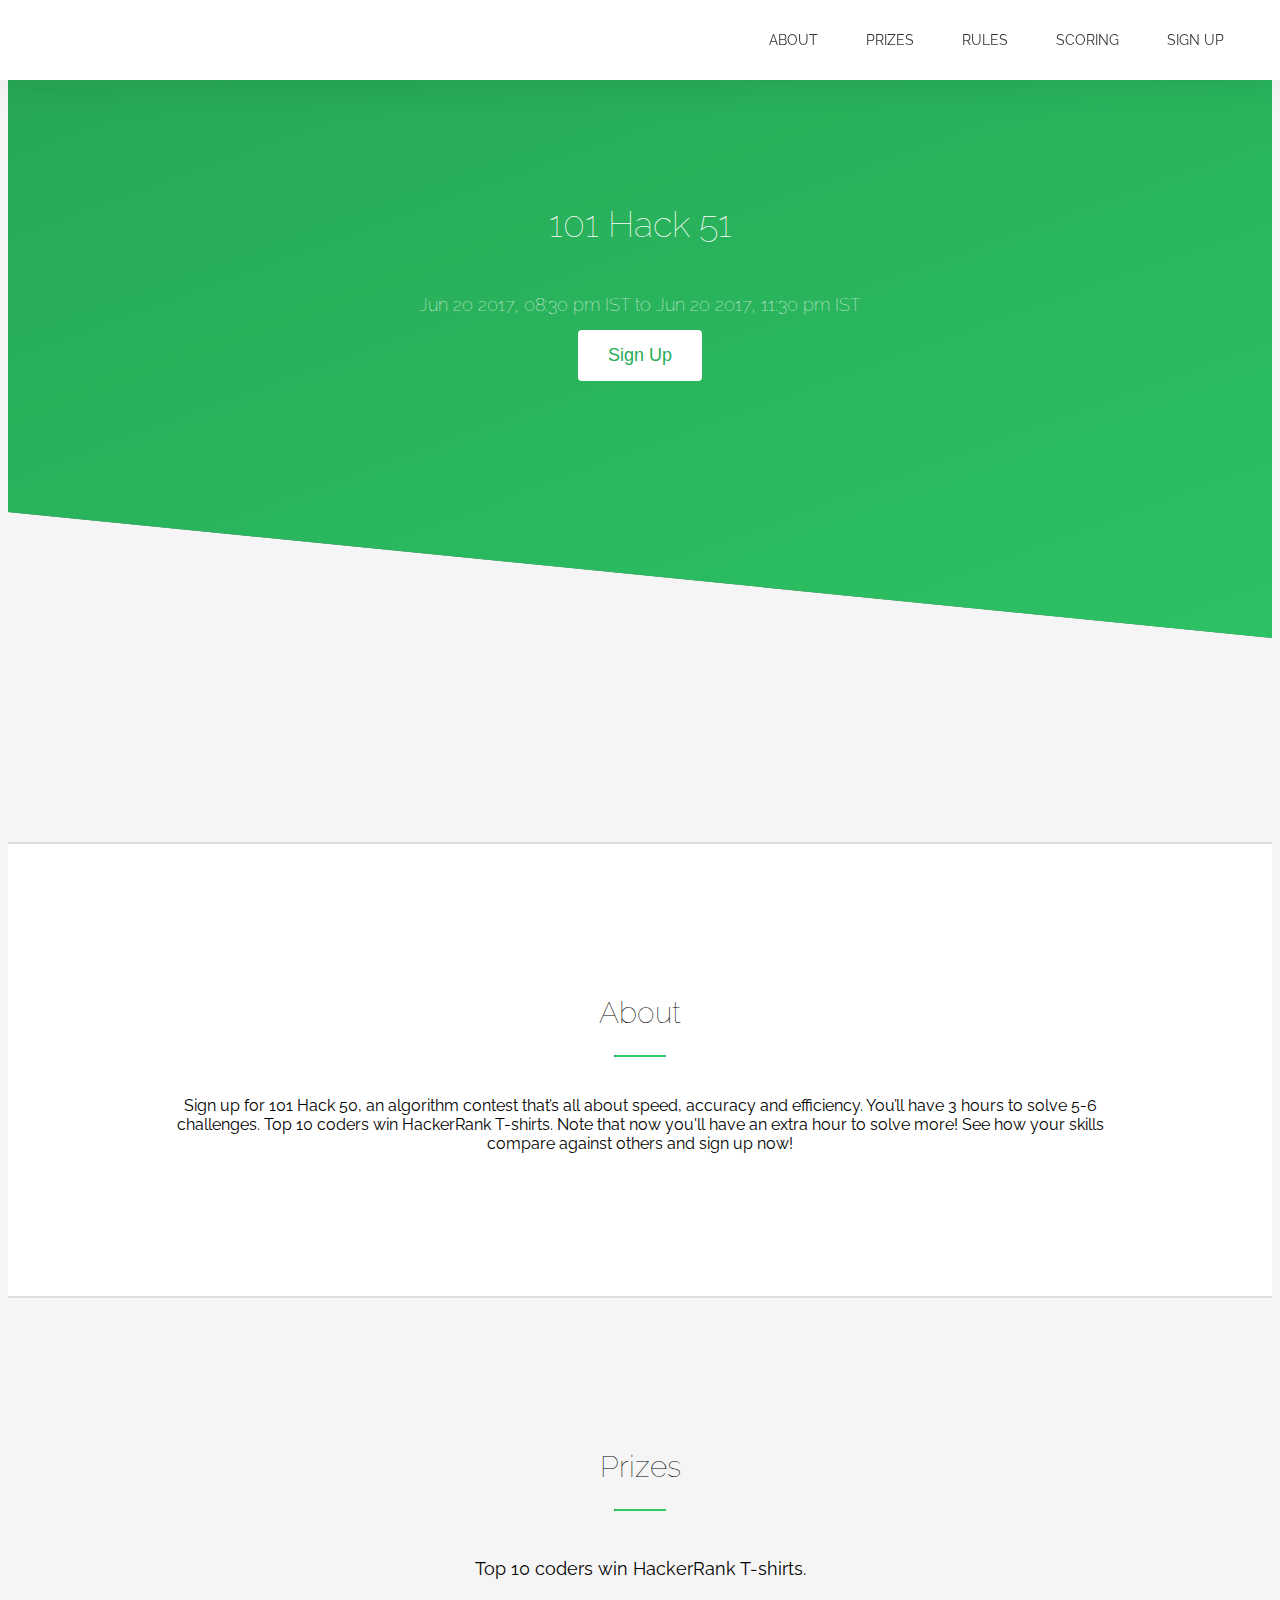
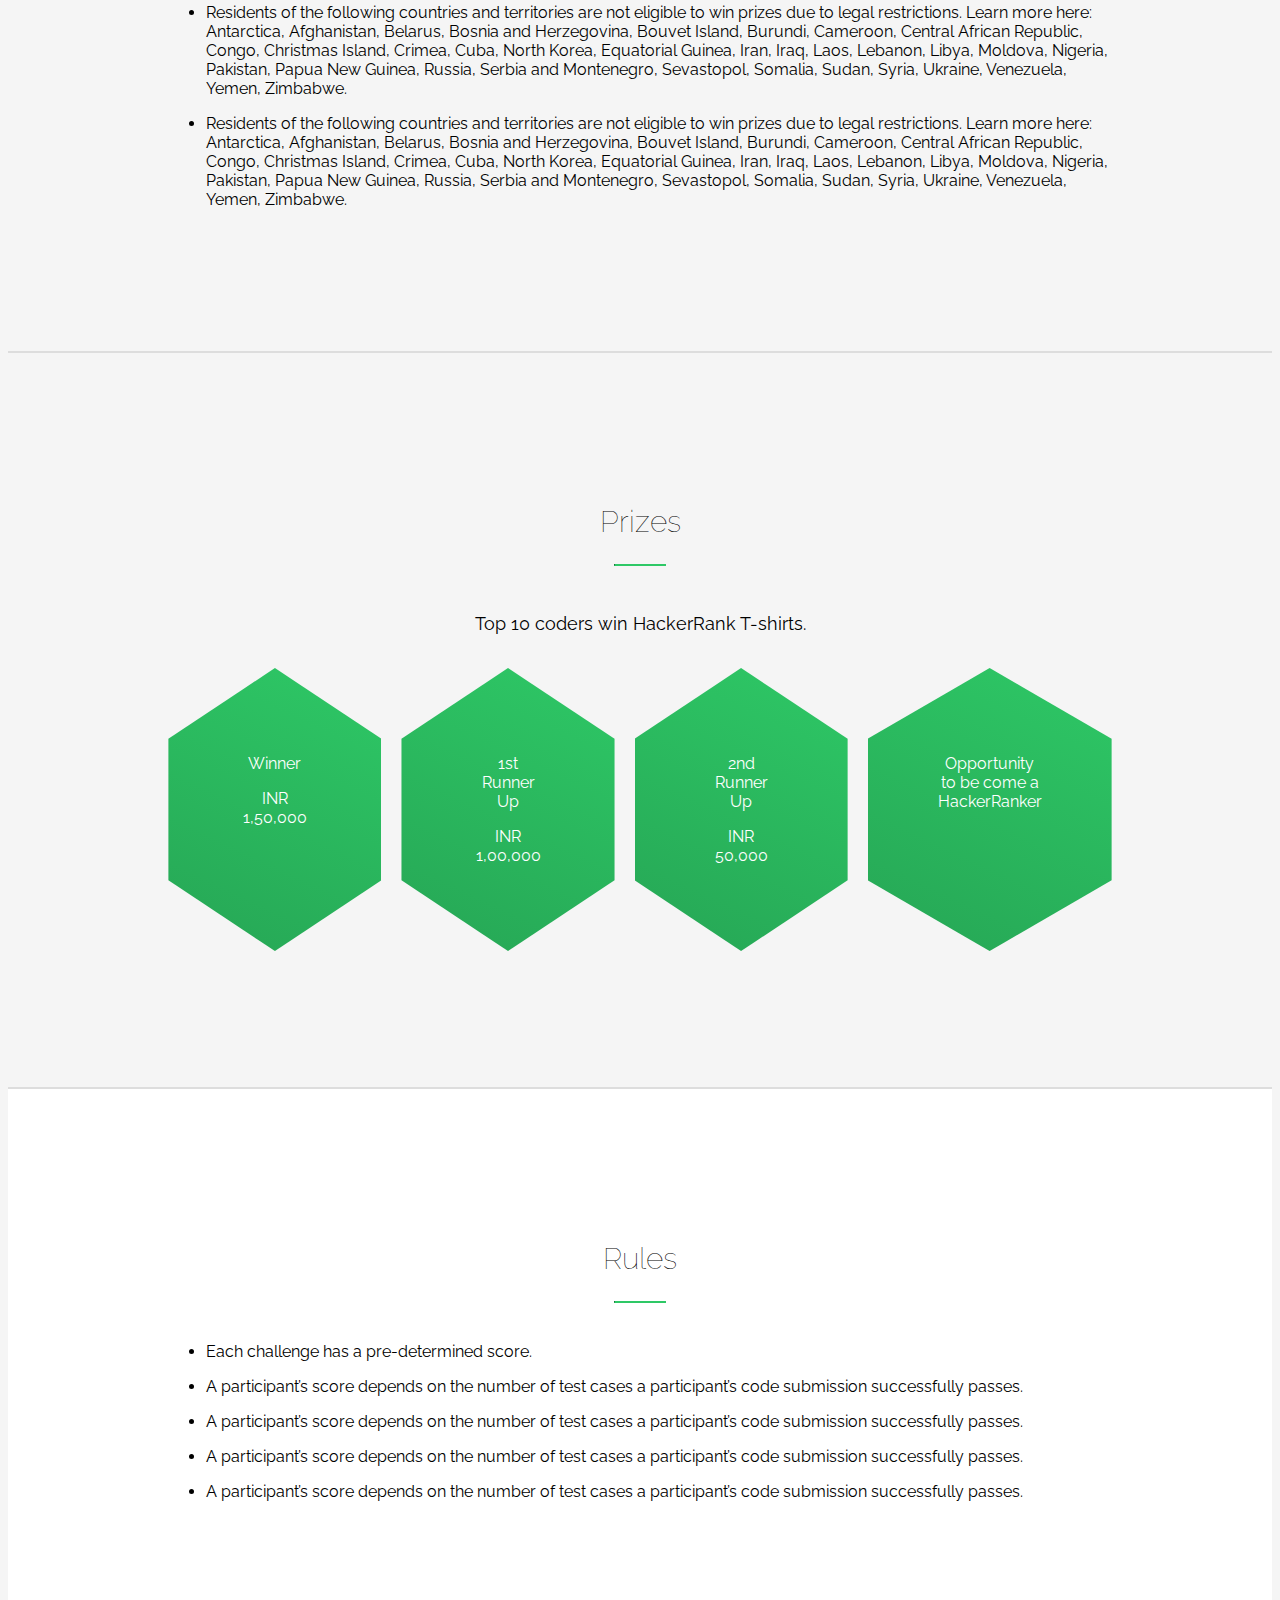
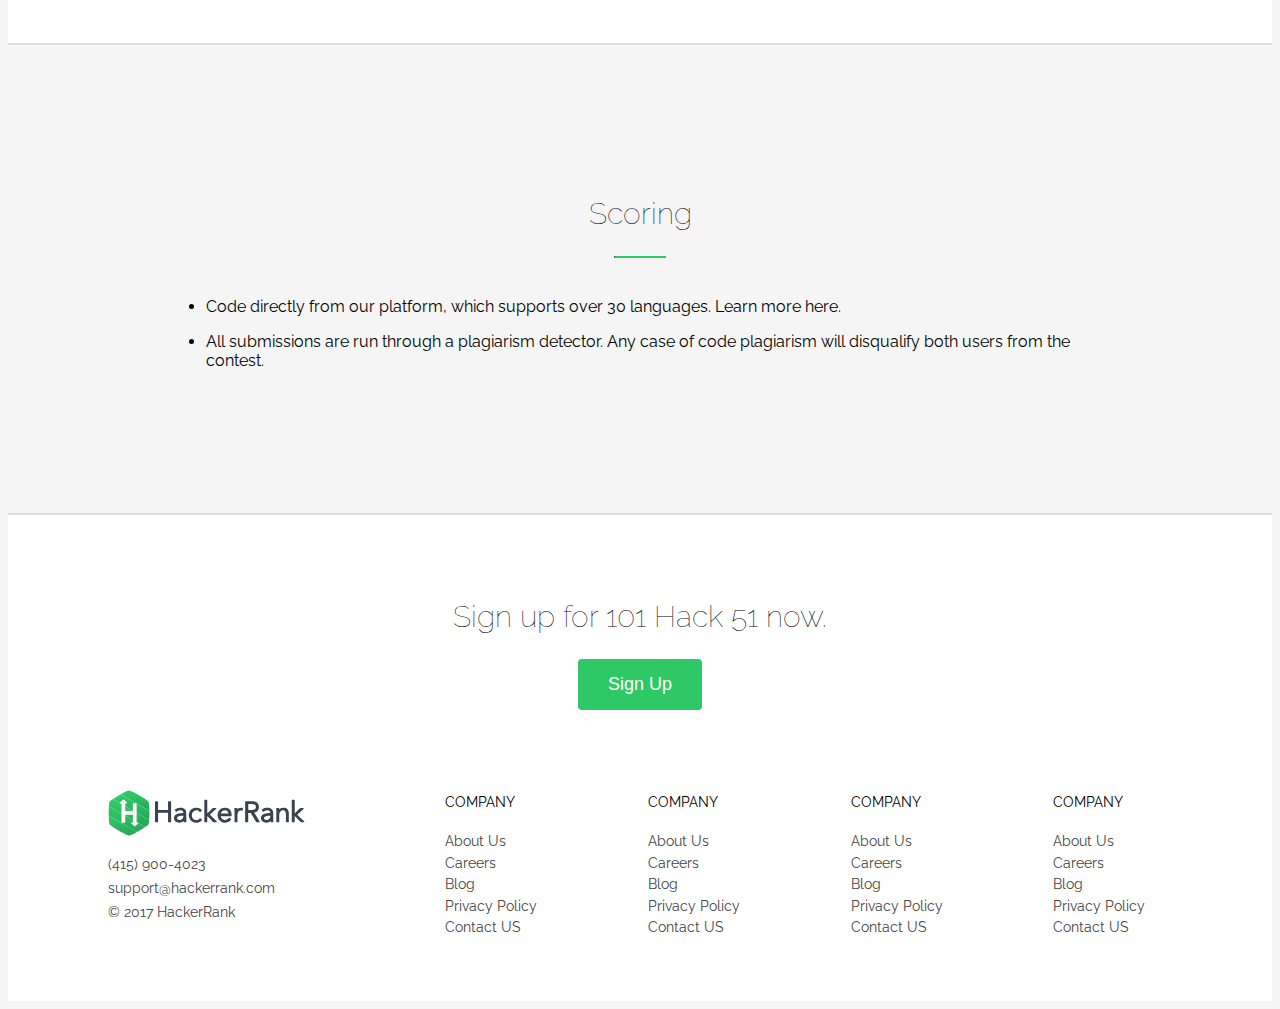
<file: index7.html>
<!doctype html>
<html amp lang="en">
<head>
  <meta charset="utf-8">
  <script async src="https://cdn.ampproject.org/v0.js"></script>
  <script async custom-element="amp-sidebar" src="https://cdn.ampproject.org/v0/amp-sidebar-0.1.js"></script>
  <script async custom-element="amp-accordion" src="https://cdn.ampproject.org/v0/amp-accordion-0.1.js"></script>
  <script async custom-element="amp-analytics" src="https://cdn.ampproject.org/v0/amp-analytics-0.1.js"></script>
  <script async custom-element="amp-install-serviceworker" src="https://cdn.ampproject.org/v0/amp-install-serviceworker-0.1.js"></script>
  <script async custom-element="amp-iframe" src="https://cdn.ampproject.org/v0/amp-iframe-0.1.js"></script>
  <script async custom-element="amp-form" src="https://cdn.ampproject.org/v0/amp-form-0.1.js"></script>
  <title>Hello, AMPs</title>
  <link rel="canonical" href="http://example.ampproject.org/article-metadata.html" />
  <meta name="viewport" content="width=device-width,minimum-scale=1,initial-scale=1">

  <meta name="title" content="">
  <meta name="keywords" content="">
  <meta name="description" content="">

  <meta name="publisher" content="">
  <meta name="copyright" content="">
  <link rel="canonical" href="" />






  <meta property="fb:app_id" content="" />
  <meta property="og:title" content="">
  <meta property="og:type" content="website">
  <meta property="og:url" content="">

  <meta property="og:image" content="">

  <meta property="og:description" content="">
  <meta property="og:site_name" content="" />
  <meta name="mobile-web-app-capable" content="yes">
  <link rel="shortcut icon" href="">

  <link rel="manifest" href="manifest.json">

  <script type="application/ld+json">
    {
      "@context": "http://schema.org",
      "@type": "NewsArticle",
      "headline": "Open-source framework for publishing content",
      "datePublished": "2015-10-07T12:02:41Z",
      "image": [
      "logo.jpg"
      ]
    }
  </script>
  <link href="https://fonts.googleapis.com/css?family=Raleway" rel="stylesheet">
  <style amp-boilerplate>body{-webkit-animation:-amp-start 8s steps(1,end) 0s 1 normal both;-moz-animation:-amp-start 8s steps(1,end) 0s 1 normal both;-ms-animation:-amp-start 8s steps(1,end) 0s 1 normal both;animation:-amp-start 8s steps(1,end) 0s 1 normal both}@-webkit-keyframes -amp-start{from{visibility:hidden}to{visibility:visible}}@-moz-keyframes -amp-start{from{visibility:hidden}to{visibility:visible}}@-ms-keyframes -amp-start{from{visibility:hidden}to{visibility:visible}}@-o-keyframes -amp-start{from{visibility:hidden}to{visibility:visible}}@keyframes -amp-start{from{visibility:hidden}to{visibility:visible}}</style><noscript><style amp-boilerplate>body{-webkit-animation:none;-moz-animation:none;-ms-animation:none;animation:none}</style></noscript>


  <style amp-custom>

    header #nav-cta::before{
      box-shadow: 0 0 0px 0 rgba(0, 0, 0, 0.1);
    }


    /** Flex grid CSS  */

    .container,.container-fluid{margin-right:auto;margin-left:auto}.container-fluid{padding-right:2rem;padding-left:2rem}.row{box-sizing:border-box;display:-webkit-box;display:-ms-flexbox;display:flex;-webkit-box-flex:0;-ms-flex:0 1 auto;flex:0 1 auto;-webkit-box-orient:horizontal;-webkit-box-direction:normal;-ms-flex-direction:row;flex-direction:row;-ms-flex-wrap:wrap;flex-wrap:wrap;margin-right:-.5rem;margin-left:-.5rem}.row.reverse{-webkit-box-orient:horizontal;-webkit-box-direction:reverse;-ms-flex-direction:row-reverse;flex-direction:row-reverse}.col.reverse{-webkit-box-orient:vertical;-webkit-box-direction:reverse;-ms-flex-direction:column-reverse;flex-direction:column-reverse}.col-xs,.col-xs-1,.col-xs-10,.col-xs-11,.col-xs-12,.col-xs-2,.col-xs-3,.col-xs-4,.col-xs-5,.col-xs-6,.col-xs-7,.col-xs-8,.col-xs-9,.col-xs-offset-0,.col-xs-offset-1,.col-xs-offset-10,.col-xs-offset-11,.col-xs-offset-12,.col-xs-offset-2,.col-xs-offset-3,.col-xs-offset-4,.col-xs-offset-5,.col-xs-offset-6,.col-xs-offset-7,.col-xs-offset-8,.col-xs-offset-9{box-sizing:border-box;-webkit-box-flex:0;-ms-flex:0 0 auto;flex:0 0 auto;padding-right:.5rem;padding-left:.5rem}.col-xs{-webkit-box-flex:1;-ms-flex-positive:1;flex-grow:1;-ms-flex-preferred-size:0;flex-basis:0;max-width:100%}.col-xs-1{-ms-flex-preferred-size:8.33333333%;flex-basis:8.33333333%;max-width:8.33333333%}.col-xs-2{-ms-flex-preferred-size:16.66666667%;flex-basis:16.66666667%;max-width:16.66666667%}.col-xs-3{-ms-flex-preferred-size:25%;flex-basis:25%;max-width:25%}.col-xs-4{-ms-flex-preferred-size:33.33333333%;flex-basis:33.33333333%;max-width:33.33333333%}.col-xs-5{-ms-flex-preferred-size:41.66666667%;flex-basis:41.66666667%;max-width:41.66666667%}.col-xs-6{-ms-flex-preferred-size:50%;flex-basis:50%;max-width:50%}.col-xs-7{-ms-flex-preferred-size:58.33333333%;flex-basis:58.33333333%;max-width:58.33333333%}.col-xs-8{-ms-flex-preferred-size:66.66666667%;flex-basis:66.66666667%;max-width:66.66666667%}.col-xs-9{-ms-flex-preferred-size:75%;flex-basis:75%;max-width:75%}.col-xs-10{-ms-flex-preferred-size:83.33333333%;flex-basis:83.33333333%;max-width:83.33333333%}.col-xs-11{-ms-flex-preferred-size:91.66666667%;flex-basis:91.66666667%;max-width:91.66666667%}.col-xs-12{-ms-flex-preferred-size:100%;flex-basis:100%;max-width:100%}.col-xs-offset-0{margin-left:0}.col-xs-offset-1{margin-left:8.33333333%}.col-xs-offset-2{margin-left:16.66666667%}.col-xs-offset-3{margin-left:25%}.col-xs-offset-4{margin-left:33.33333333%}.col-xs-offset-5{margin-left:41.66666667%}.col-xs-offset-6{margin-left:50%}.col-xs-offset-7{margin-left:58.33333333%}.col-xs-offset-8{margin-left:66.66666667%}.col-xs-offset-9{margin-left:75%}.col-xs-offset-10{margin-left:83.33333333%}.col-xs-offset-11{margin-left:91.66666667%}.start-xs{-webkit-box-pack:start;-ms-flex-pack:start;justify-content:flex-start;text-align:start}.center-xs{-webkit-box-pack:center;-ms-flex-pack:center;justify-content:center;text-align:center}.end-xs{-webkit-box-pack:end;-ms-flex-pack:end;justify-content:flex-end;text-align:end}.top-xs{-webkit-box-align:start;-ms-flex-align:start;align-items:flex-start}.middle-xs{-webkit-box-align:center;-ms-flex-align:center;align-items:center}.bottom-xs{-webkit-box-align:end;-ms-flex-align:end;align-items:flex-end}.around-xs{-ms-flex-pack:distribute;justify-content:space-around}.between-xs{-webkit-box-pack:justify;-ms-flex-pack:justify;justify-content:space-between}.first-xs{-webkit-box-ordinal-group:0;-ms-flex-order:-1;order:-1}.last-xs{-webkit-box-ordinal-group:2;-ms-flex-order:1;order:1}@media only screen and (min-width:48em){.container{width:49rem}.col-sm,.col-sm-1,.col-sm-10,.col-sm-11,.col-sm-12,.col-sm-2,.col-sm-3,.col-sm-4,.col-sm-5,.col-sm-6,.col-sm-7,.col-sm-8,.col-sm-9,.col-sm-offset-0,.col-sm-offset-1,.col-sm-offset-10,.col-sm-offset-11,.col-sm-offset-12,.col-sm-offset-2,.col-sm-offset-3,.col-sm-offset-4,.col-sm-offset-5,.col-sm-offset-6,.col-sm-offset-7,.col-sm-offset-8,.col-sm-offset-9{box-sizing:border-box;-webkit-box-flex:0;-ms-flex:0 0 auto;flex:0 0 auto;padding-right:.5rem;padding-left:.5rem}.col-sm{-webkit-box-flex:1;-ms-flex-positive:1;flex-grow:1;-ms-flex-preferred-size:0;flex-basis:0;max-width:100%}.col-sm-1{-ms-flex-preferred-size:8.33333333%;flex-basis:8.33333333%;max-width:8.33333333%}.col-sm-2{-ms-flex-preferred-size:16.66666667%;flex-basis:16.66666667%;max-width:16.66666667%}.col-sm-3{-ms-flex-preferred-size:25%;flex-basis:25%;max-width:25%}.col-sm-4{-ms-flex-preferred-size:33.33333333%;flex-basis:33.33333333%;max-width:33.33333333%}.col-sm-5{-ms-flex-preferred-size:41.66666667%;flex-basis:41.66666667%;max-width:41.66666667%}.col-sm-6{-ms-flex-preferred-size:50%;flex-basis:50%;max-width:50%}.col-sm-7{-ms-flex-preferred-size:58.33333333%;flex-basis:58.33333333%;max-width:58.33333333%}.col-sm-8{-ms-flex-preferred-size:66.66666667%;flex-basis:66.66666667%;max-width:66.66666667%}.col-sm-9{-ms-flex-preferred-size:75%;flex-basis:75%;max-width:75%}.col-sm-10{-ms-flex-preferred-size:83.33333333%;flex-basis:83.33333333%;max-width:83.33333333%}.col-sm-11{-ms-flex-preferred-size:91.66666667%;flex-basis:91.66666667%;max-width:91.66666667%}.col-sm-12{-ms-flex-preferred-size:100%;flex-basis:100%;max-width:100%}.col-sm-offset-0{margin-left:0}.col-sm-offset-1{margin-left:8.33333333%}.col-sm-offset-2{margin-left:16.66666667%}.col-sm-offset-3{margin-left:25%}.col-sm-offset-4{margin-left:33.33333333%}.col-sm-offset-5{margin-left:41.66666667%}.col-sm-offset-6{margin-left:50%}.col-sm-offset-7{margin-left:58.33333333%}.col-sm-offset-8{margin-left:66.66666667%}.col-sm-offset-9{margin-left:75%}.col-sm-offset-10{margin-left:83.33333333%}.col-sm-offset-11{margin-left:91.66666667%}.start-sm{-webkit-box-pack:start;-ms-flex-pack:start;justify-content:flex-start;text-align:start}.center-sm{-webkit-box-pack:center;-ms-flex-pack:center;justify-content:center;text-align:center}.end-sm{-webkit-box-pack:end;-ms-flex-pack:end;justify-content:flex-end;text-align:end}.top-sm{-webkit-box-align:start;-ms-flex-align:start;align-items:flex-start}.middle-sm{-webkit-box-align:center;-ms-flex-align:center;align-items:center}.bottom-sm{-webkit-box-align:end;-ms-flex-align:end;align-items:flex-end}.around-sm{-ms-flex-pack:distribute;justify-content:space-around}.between-sm{-webkit-box-pack:justify;-ms-flex-pack:justify;justify-content:space-between}.first-sm{-webkit-box-ordinal-group:0;-ms-flex-order:-1;order:-1}.last-sm{-webkit-box-ordinal-group:2;-ms-flex-order:1;order:1}}@media only screen and (min-width:64em){.container{width:65rem}.col-md,.col-md-1,.col-md-10,.col-md-11,.col-md-12,.col-md-2,.col-md-3,.col-md-4,.col-md-5,.col-md-6,.col-md-7,.col-md-8,.col-md-9,.col-md-offset-0,.col-md-offset-1,.col-md-offset-10,.col-md-offset-11,.col-md-offset-12,.col-md-offset-2,.col-md-offset-3,.col-md-offset-4,.col-md-offset-5,.col-md-offset-6,.col-md-offset-7,.col-md-offset-8,.col-md-offset-9{box-sizing:border-box;-webkit-box-flex:0;-ms-flex:0 0 auto;flex:0 0 auto;padding-right:.5rem;padding-left:.5rem}.col-md{-webkit-box-flex:1;-ms-flex-positive:1;flex-grow:1;-ms-flex-preferred-size:0;flex-basis:0;max-width:100%}.col-md-1{-ms-flex-preferred-size:8.33333333%;flex-basis:8.33333333%;max-width:8.33333333%}.col-md-2{-ms-flex-preferred-size:16.66666667%;flex-basis:16.66666667%;max-width:16.66666667%}.col-md-3{-ms-flex-preferred-size:25%;flex-basis:25%;max-width:25%}.col-md-4{-ms-flex-preferred-size:33.33333333%;flex-basis:33.33333333%;max-width:33.33333333%}.col-md-5{-ms-flex-preferred-size:41.66666667%;flex-basis:41.66666667%;max-width:41.66666667%}.col-md-6{-ms-flex-preferred-size:50%;flex-basis:50%;max-width:50%}.col-md-7{-ms-flex-preferred-size:58.33333333%;flex-basis:58.33333333%;max-width:58.33333333%}.col-md-8{-ms-flex-preferred-size:66.66666667%;flex-basis:66.66666667%;max-width:66.66666667%}.col-md-9{-ms-flex-preferred-size:75%;flex-basis:75%;max-width:75%}.col-md-10{-ms-flex-preferred-size:83.33333333%;flex-basis:83.33333333%;max-width:83.33333333%}.col-md-11{-ms-flex-preferred-size:91.66666667%;flex-basis:91.66666667%;max-width:91.66666667%}.col-md-12{-ms-flex-preferred-size:100%;flex-basis:100%;max-width:100%}.col-md-offset-0{margin-left:0}.col-md-offset-1{margin-left:8.33333333%}.col-md-offset-2{margin-left:16.66666667%}.col-md-offset-3{margin-left:25%}.col-md-offset-4{margin-left:33.33333333%}.col-md-offset-5{margin-left:41.66666667%}.col-md-offset-6{margin-left:50%}.col-md-offset-7{margin-left:58.33333333%}.col-md-offset-8{margin-left:66.66666667%}.col-md-offset-9{margin-left:75%}.col-md-offset-10{margin-left:83.33333333%}.col-md-offset-11{margin-left:91.66666667%}.start-md{-webkit-box-pack:start;-ms-flex-pack:start;justify-content:flex-start;text-align:start}.center-md{-webkit-box-pack:center;-ms-flex-pack:center;justify-content:center;text-align:center}.end-md{-webkit-box-pack:end;-ms-flex-pack:end;justify-content:flex-end;text-align:end}.top-md{-webkit-box-align:start;-ms-flex-align:start;align-items:flex-start}.middle-md{-webkit-box-align:center;-ms-flex-align:center;align-items:center}.bottom-md{-webkit-box-align:end;-ms-flex-align:end;align-items:flex-end}.around-md{-ms-flex-pack:distribute;justify-content:space-around}.between-md{-webkit-box-pack:justify;-ms-flex-pack:justify;justify-content:space-between}.first-md{-webkit-box-ordinal-group:0;-ms-flex-order:-1;order:-1}.last-md{-webkit-box-ordinal-group:2;-ms-flex-order:1;order:1}}@media only screen and (min-width:75em){.container{width:76rem}.col-lg,.col-lg-1,.col-lg-10,.col-lg-11,.col-lg-12,.col-lg-2,.col-lg-3,.col-lg-4,.col-lg-5,.col-lg-6,.col-lg-7,.col-lg-8,.col-lg-9,.col-lg-offset-0,.col-lg-offset-1,.col-lg-offset-10,.col-lg-offset-11,.col-lg-offset-12,.col-lg-offset-2,.col-lg-offset-3,.col-lg-offset-4,.col-lg-offset-5,.col-lg-offset-6,.col-lg-offset-7,.col-lg-offset-8,.col-lg-offset-9{box-sizing:border-box;-webkit-box-flex:0;-ms-flex:0 0 auto;flex:0 0 auto;padding-right:.5rem;padding-left:.5rem}.col-lg{-webkit-box-flex:1;-ms-flex-positive:1;flex-grow:1;-ms-flex-preferred-size:0;flex-basis:0;max-width:100%}.col-lg-1{-ms-flex-preferred-size:8.33333333%;flex-basis:8.33333333%;max-width:8.33333333%}.col-lg-2{-ms-flex-preferred-size:16.66666667%;flex-basis:16.66666667%;max-width:16.66666667%}.col-lg-3{-ms-flex-preferred-size:25%;flex-basis:25%;max-width:25%}.col-lg-4{-ms-flex-preferred-size:33.33333333%;flex-basis:33.33333333%;max-width:33.33333333%}.col-lg-5{-ms-flex-preferred-size:41.66666667%;flex-basis:41.66666667%;max-width:41.66666667%}.col-lg-6{-ms-flex-preferred-size:50%;flex-basis:50%;max-width:50%}.col-lg-7{-ms-flex-preferred-size:58.33333333%;flex-basis:58.33333333%;max-width:58.33333333%}.col-lg-8{-ms-flex-preferred-size:66.66666667%;flex-basis:66.66666667%;max-width:66.66666667%}.col-lg-9{-ms-flex-preferred-size:75%;flex-basis:75%;max-width:75%}.col-lg-10{-ms-flex-preferred-size:83.33333333%;flex-basis:83.33333333%;max-width:83.33333333%}.col-lg-11{-ms-flex-preferred-size:91.66666667%;flex-basis:91.66666667%;max-width:91.66666667%}.col-lg-12{-ms-flex-preferred-size:100%;flex-basis:100%;max-width:100%}.col-lg-offset-0{margin-left:0}.col-lg-offset-1{margin-left:8.33333333%}.col-lg-offset-2{margin-left:16.66666667%}.col-lg-offset-3{margin-left:25%}.col-lg-offset-4{margin-left:33.33333333%}.col-lg-offset-5{margin-left:41.66666667%}.col-lg-offset-6{margin-left:50%}.col-lg-offset-7{margin-left:58.33333333%}.col-lg-offset-8{margin-left:66.66666667%}.col-lg-offset-9{margin-left:75%}.col-lg-offset-10{margin-left:83.33333333%}.col-lg-offset-11{margin-left:91.66666667%}.start-lg{-webkit-box-pack:start;-ms-flex-pack:start;justify-content:flex-start;text-align:start}.center-lg{-webkit-box-pack:center;-ms-flex-pack:center;justify-content:center;text-align:center}.end-lg{-webkit-box-pack:end;-ms-flex-pack:end;justify-content:flex-end;text-align:end}.top-lg{-webkit-box-align:start;-ms-flex-align:start;align-items:flex-start}.middle-lg{-webkit-box-align:center;-ms-flex-align:center;align-items:center}.bottom-lg{-webkit-box-align:end;-ms-flex-align:end;align-items:flex-end}.around-lg{-ms-flex-pack:distribute;justify-content:space-around}.between-lg{-webkit-box-pack:justify;-ms-flex-pack:justify;justify-content:space-between}.first-lg{-webkit-box-ordinal-group:0;-ms-flex-order:-1;order:-1}.last-lg{-webkit-box-ordinal-group:2;-ms-flex-order:1;order:1}}


 /**
  * Custom Css layout
  */

  * {
    -webkit-transition: .5s ease-out;
    -moz-transition: .5s ease-out;
    -o-transition: .5s ease-out;
    transition: .5s ease-out;
    list-style: none;
  }
  body::-webkit-scrollbar {
    width: 7px;
  }

  body::-webkit-scrollbar-track {
    -webkit-box-shadow: inset 0 0 6px rgba(0,0,0,0.3);
  }

  body::-webkit-scrollbar-thumb {
    background-color: #2ec866;
    border-radius:3px;
  }

  body::-webkit-scrollbar-thumb:hover{
    background-color:#2ec866;
    border:1px solid #2192a7;
  }
  body::-webkit-scrollbar-thumb:active{
    background-color:#08a240;
    border:1px solid #155965;
  }


  body {
    font-family: Raleway,sans-serif;
    background-color: #f5f5f5;
  }


  hr {
    margin-top: 10px;
    margin-bottom: 23px;
    border-top: 1px solid #eee;
  }
  hr.primary {
    border-color: #2ec866;
  }

  hr.primary, hr.primary-white {
    max-width: 50px;

  }
  h1 { font-size: 2.25em; }
  h2 { font-size: 1.875em; }
  h3 { font-size: 1.5em; }
  h4 { font-size: 1.125em; }
  h5 { font-size: .875em; }
  h6 { font-size: .75em; }
  h1, h2, h3, h4, h5, h6 {
    font-weight: 100;
  }
  li {
    list-style-type: disc;
  }

  #top {

    background-image: linear-gradient(160deg,#26a655 0,#2ec866);
    clip-path: polygon(100% 100%,100% 0,-400% 0);
    background-attachment: fixed;

    width: 100%;

    position: relative;
    background-color: #65686b;
    background-position: center;
    -webkit-background-size: cover;
    -moz-background-size: cover;
    background-size: cover;
  }


  #top-content
  {
    position: absolute;

    top: 20vh;
    left: 0;
    text-align: center;
    width: 100%;
  }

  #top-content > h1, #top-content > h2, #top-content > h3 , #top-content > h4
  {
    color: #fff;
    padding: 15px 50px;
    margin: auto;

  }
  #one, #three, footer {
    background-color: #fff;
  }

  .top-img
  {
    height: 200px;
    width: 195px;
    margin: auto;
  }
  .text-center {
    text-align: center;
  }


  @media (min-width: 414px)
  {


    #top
    {
      height: 70vh;
    }

    section {
      padding: 10%;
      border-bottom: 2px solid #dddddd;
    }



  }

  @media (max-width: 414px)
  {

    #top
    {
      height: 80vh;
    }

    section {
      padding: 0%;
      border-bottom: 2px solid #dddddd;
    }

  }

  #bottom-cta {
    background-color: #fff;
    padding: 60px;
  }


  footer {
    padding-bottom: 60px;
  }

  footer p {
    margin: 3% 0;
    font-size: 14px;
    color: #444;
  }
  footer p a {
    color: #444;
  }

  footer .branding {
    background: url(" [data-uri]%[base64]%[base64]%[base64]%2BDQoJCQkJCTxzdG9wICBvZmZzZXQ9IjAiIHN0eWxlPSJzdG9wLWNvbG9yOiMyNUE1NTkiLz4NCgkJCQkJPHN0b3AgIG9mZnNldD0iMSIgc3R5bGU9InN0b3AtY29sb3I6IzMwQ0U2OCIvPg0KCQkJCTwvbGluZWFyR3JhZGllbnQ%[base64]%[base64]%[base64]%[base64]%[base64]%2BDQoJCQk8L2c%[base64]%2BDQoJCQk8L2ltYWdlPg0KCQkJPGc%[base64]%2BDQo8L2c%2BDQo8L3N2Zz4NCg%3D%3D") no-repeat;
    width: 200px;
    height: 46px;
    margin: 20px 0px;
  }

  /**
   * Button Css
   */


   .btn {
    border: none;
    outline: none;
    cursor: pointer;
    padding: 15px 30px;
    border-radius: 4px;
    /*box-shadow: 2px 2px 4px rgba(0, 0, 0, .4);*/
    border: #dbdbdb;
    color: #fff;
  }
/*.btn:hover {
transform: translateY(-2px);
 box-shadow: 0 4px 8px 0 rgba(0,0,0,.4);
}*/
/* Ripple magic */
.btn{
  position: relative;
  overflow: hidden;
}



.btn-default {
  background: #fff;
}

.btn-primary {
  background: #4691f6;

}
.btn-success{
  background: #2ec866;
}
.btn-success:hover{
  background: #26a655;
}
.btn-default:hover {
  background: #f5f5f5;
}
.btn-success-color {
  color: #27ac58;
}

.btn-lg {
  font-size: 18px;
}
.btn-md {
  font-size: 16px;
}
.btn-sm {
  font-size: 14px;
}
/**
 * Hexgon css
 */
  .hexagons div {
        background-image: linear-gradient(25deg,#26a655 0,#2ec866);
    color: #fff;
    text-align: center;
    padding: 70px;
    clip-path: polygon(50% 0%, 100% 25%, 100% 75%, 50% 100%, 0% 75%, 0% 25%);
    margin: 10px;
  }
  /**
   * Clock css
   */

   #clock {
    background-color: #f5f5f5;
    text-align: center;
     border-bottom: 2px solid #dddddd;


  }

  .hamburger:focus {
    outline: none;
  }

  #clock .clock-iframe {
    width: 100%;
    height: 200px;
  }
  .close-button {
    outline: none;
    cursor: pointer;
  }






/**
 * Custom css material Theme
 */


 .header .tab .list-container>ul li.has-sublist::after,
 .language .current::after,
 amp-sidebar .language .current::after,
 amp-sidebar .has-sub-level::after,
 footer .footer-image.twitter,
 footer .footer-image.wordpress,
 footer .footer-image.youtube {
  display: inline-block;
  background-size: 100px 74px
}








amp-sidebar {
  background: #fff;
  width: 100vw
}

amp-sidebar .submenu {
  background: #fff;
  bottom: 0;
  box-shadow: 0 3px 20px 0 rgba(0, 0, 0, 0.075);
  left: 0;
  position: fixed;
  right: 0;
  top: 0;
  transform: translateX(100%);
  transition: transform 233ms cubic-bezier(0, 0, 0.21, 1)
}

amp-sidebar input:checked+.submenu {
  transform: translateX(0)
}

amp-sidebar input[type="checkbox"] {
  position: absolute;
  visibility: hidden
}

amp-sidebar .menu-item {
  border-bottom: solid 1px #ededed;
  color: #000;
  display: block;
  position: relative;
  text-transform: none
}

amp-sidebar .menu-item:hover {
  background: #f9f9f9
}

amp-sidebar .item-layer-1 {
  font-size: 25px;
  font-weight: 100;
  line-height: 34px;
  padding: 20px 25px 20px 15px
}

amp-sidebar .item-layer-2,
amp-sidebar .item-layer-3 {
  font-size: 18px;
  font-weight: 300;
  line-height: 26px;
  padding: 15px 35px 15px 25px
}

amp-sidebar .menu-layer::after {
  background: #2ec866;
  bottom: 0;
  content: '';
  position: absolute;
  right: 0;
  top: 0;
  width: 13px
}

amp-sidebar .menu-layer .items {
  left: 0;
  overflow-x: hidden;
  overflow-y: scroll;
  position: absolute;
  right: 0
}

amp-sidebar .menu-layer.primary {
  height: 100%;
  position: relative
}

amp-sidebar .menu-layer.primary .items {
  bottom: 80px;
  top: 60px
}

amp-sidebar .menu-layer.secondary {
  z-index: 2
}

amp-sidebar .menu-layer.tertiary {
  z-index: 3
}

amp-sidebar .menu-layer.secondary .items,
amp-sidebar .menu-layer.tertiary .items {
  bottom: 0;
  top: 85px
}

amp-sidebar .has-sub-level::after {
  width: 15.53px;
  height: 8.3px;
  background-position: -84px -15.71px;
  content: '';
  height: 12px;
  position: absolute;
  right: 35px;
  top: calc(50% - 6px);
  transform: rotate(90deg) scale(0.75);
  width: 16px
}

amp-sidebar .close-button {
  background: url("https://www.ampproject.org/static/img/symbols/close.svg") no-repeat center/18px transparent;
  border: 0;
  height: 58px;
  position: absolute;
  right: 13px;
  top: 0;
  width: 68px
}

amp-sidebar .return-button {
  color: #b3b3b3;
  font-weight: 300;
  left: 25px;
  position: absolute;
  top: 22px
}

amp-sidebar .return-button::before {
  border: 0;
  content: '';
  display: inline-block;
  height: 11px;
  margin-right: 5px;
  position: relative;
  top: 1px;
  width: 7px
}

.rtl amp-sidebar .item-layer-1 {
  padding: 30px 35px
}

.rtl amp-sidebar .has-sub-level::after {
  left: 35px;
  right: auto;
  transform: rotate(-90deg) scale(0.75)
}

.rtl amp-sidebar .return-button::before {
  margin: 0 5px;
  transform: rotate(180deg)
}

.rtl amp-sidebar .submenu {
  transform: translateX(-100%)
}

a {
  color: #1c79c0;
  position: relative;
  text-decoration: none
}

a.underlined::before,
.card-container.grid .card-link p::before {
  background: linear-gradient(to right, #0389ff, #0dd3ff);
  bottom: -3px;
  content: '';
  left: 0;
  height: 1px;
  position: absolute;
  right: 0
}

a.underlined.cta,
.card-container.grid .card-link p.cta {
  overflow: hidden
}

a.underlined.cta::before,
.card-container.grid .card-link p.cta::before {
  bottom: -5px;
  height: 2px
}

a.underlined.cta:hover::before,
.card-container.grid .card-link p.cta:hover::before {
  animation: 0.5s 1 cta-line
}

@media only screen and (max-width: 956px) {
  a {
    font-size: 14px
  }
}


.header {
  backface-visibility: hidden;
  background-color: #fff;
  box-shadow: 0 0 40px 0 rgba(0, 0, 0, 0.1);
  font-size: 14px;
  font-weight: 300;
  transform: translateZ(0)
}

.header.fixed {
  left: 0;
  position: fixed;
  top: 0;
  transform: translateY(0%);
  transition: all .4s ease;
  width: 100%;
  z-index: 1000
}

.header .nav-container,
.header .left-nav,
.header .alt,
.header .tabs {
  display: flex
}

.header .nav-container {
  justify-content: space-between;
  position: relative
}

.header .left-nav,
.header .alt {
  justify-content: flex-start
}

.header .left-nav {
  align-items: center;
  font-size: 20px;
  font-weight: 300;
  margin-left: 0
}

.header .left-nav .header-title {
  background: url("https://hrcdn.net/hackerrank/assets/brand/h_mark_sm-05bceb881aa02b72d688d21db01df5d8.png") no-repeat center;
  color: #0379c4;
  margin: 0;
  padding: 40px 40px 40px 60px;
  text-transform: none;
  white-space: nowrap;
  width: auto
}

.header .left-nav .header-title::after,
.header .left-nav .header-title::before {
  display: none
}

.header .alt,
.header .tabs {
  align-items: stretch
}

.header .alt {
  padding: 0
}

.header .alt.right {
  font-size: 15px
}

.header .tabs {
  justify-content: center;
  margin-left: 60px
}

.header .tab {
  color: #333;
  font-weight: 400;
  margin: 0 4px;
  padding: 6px;
  position: relative;
  transition: .1s ease color
}

.header .tab::after {
  background: linear-gradient(to right, #1c79c0, #0389ff, #0dd3ff);
  bottom: 0;
  content: '';
  height: 3px;
  left: 20px;
  margin: auto;
  opacity: 0;
  position: absolute;
  right: 20px;
  transition: .1s ease opacity
}

.header .tab:hover,
.header .tab.active {
  color: #1c79c0
}

.header .tab.active::after {
  opacity: 1
}

.header .tab.active:hover::after {
  opacity: 0
}

.header .tab.hamburger {
  align-self: center;
  background: url("https://www.ampproject.org/static/img/hamburger.svg") no-repeat center/30px 24px transparent;

  border: 0;
  cursor: pointer;
  display: none;
  height: 40px;
  margin: 0;
  padding: 0;
  width: 40px
}

.header .tab {
  padding: 6px 20px
}

.header .tab::before {
  bottom: 0;
  box-shadow: 0 0 40px 0 rgba(0, 0, 0, 0.1);
  content: '';
  left: -10px;
  opacity: 0;
  position: absolute;
  right: -10px;
  top: 0px;
  transition: opacity .2s ease-out
}

.header .tab>a {
  font-size: 14px;
  line-height: 30px;
  text-transform: uppercase;
  color: inherit;
  position: relative;
  top: 19px
}

.tab+#nav-cta{

  background-color: #2ec866;
}
.tab+#nav-cta{

  color: white;
}

.header .tab .list-container>ul,
.header .tab .sublist {
  list-style: none
}

.header .tab .list-container,
.header .tab .sublist {
  opacity: 0;
  pointer-events: none;
  position: absolute
}

.header .tab .list-container {
  left: -10px;
  top: 100%;
  transition: .2s ease-out;
  z-index: -1
}

.header .tab .list-shadow {
  bottom: -50px;
  left: -50px;
  overflow: hidden;
  position: absolute;
  right: -50px;
  top: 0
}

.header .tab .list-shadow::before {
  bottom: 50px;
  box-shadow: 0 0 40px 0 rgba(0, 0, 0, 0.1);
  content: '';
  left: 50px;
  position: absolute;
  right: 50px;
  top: 0
}

.header .tab .list-container>ul {
  background: #fff;
  min-width: 250px;
  position: relative
}

.header .tab .list-container>ul li {
  box-sizing: border-box;
  position: relative
}

.header .tab .list-container>ul li.has-sublist::after {
  width: 6.12px;
  height: 11.88px;
  background-position: -84px -38.94px;
  content: '';
  position: absolute;
  right: 20px;
  top: 18px
}

.header .tab .list-container>ul li a {
  display: block;
  padding: 7.5px 30px
}

.header .tab .list-container>ul li:hover {
  background: #f8f8f8
}

.header .tab .list-container>ul li:hover .sublist {
  opacity: 1;
  pointer-events: all
}

.header .tab .list-container>ul li.external a {
  background: no-repeat right 15px center / 12px
}

.header .tab .list-container>ul li.external:hover a {
}

.header .tab .list-container>ul .sublist {
  background: #f8f8f8;
  box-shadow: 0 0 40px 0 rgba(0, 0, 0, 0.1);
  right: 0;
  top: 0;
  transform: translateX(100%);
  transition: opacity .3s
}

.header .tab .list-container>ul .sublist li:hover {
  background: white
}

.header .tab .list-container>ul .sublist li a {
  display: block;
  font-size: 14px;
  line-height: 1.3;
  padding: 15px 35px
}

.header .tab:hover::before {
  opacity: 1
}

.header .tab:hover .list-container {
  opacity: 1;
  pointer-events: all;
  z-index: 0
}

@media only screen and (min-width: 958px) {
  .header .description.desktop-up {
    display: inline-block
  }
}

@media only screen and (max-width: 956px) {
  .header .container {
    padding-right: 18px
  }
  .header .left-nav {
    flex: 1 1 auto;
    width: auto
  }
  .header .left-nav .header-title {
    margin: 0;
    padding: 30px 30px 30px 50px;
    width: auto
  }
  .header div.tab,
  .header .desktop {
    display: none
  }
  .header .tab.hamburger {
    display: inline-block
  }
}

.rtl .header .tabs {
  margin-right: 60px
}

.rtl .header .tab .list-container {
  left: auto;
  right: -10px
}

.rtl .header .tab .list-container>ul li.has-sublist::after {
  left: 20px;
  right: auto;
  transform: rotate(180deg)
}

.rtl .header .tab .list-container>ul li.external a {
  background-position: left 15px center
}

.rtl .header .tab .list-container>ul .sublist {
  left: 0;
  transform: translateX(-100%);
  right: auto
}

nav.breadcrumb {
  margin: 15px 20px;
  position: absolute;
  z-index: 2
}

nav.breadcrumb ul {
  line-height: 12px;
  list-style: none
}

nav.breadcrumb li,
nav.breadcrumb a {
  color: #959595;
  font-size: 12px;
  font-weight: 300;
  letter-spacing: 0;
  line-height: 17px;
  text-transform: none
}

nav.breadcrumb li {
  display: inline
}

nav.breadcrumb li::after {
  content: '\00bb';
  margin-left: 5px
}

nav.breadcrumb li:last-child::after {
  content: ''
}

.rtl nav li::after {
  margin-left: 0;
  margin-right: 5px
}

@media only screen and (max-width: 956px) {
  nav li,
  nav a {
    font-size: 10px
  }
}



</style>
</head>

<body>

  <amp-analytics type="googleanalytics" id="analytics-ga">
    <script type="application/json">
      {
        "vars": {
          "account": "UA-XXXXXXXX"
        },
        "triggers": {
          "trackPageview": {
            "on": "visible",
            "request": "pageview"
          }
        }
      }
    </script>
  </amp-analytics>


  <amp-sidebar id='sidebar' side='right' layout='nodisplay'>
    <form class="menu-layer primary" action="/" target="_top">
      <button type="reset" class="close-button" id="menu-button" on='tap:sidebar.toggle'></button>
      <div class="items">
       <label >
        <a class="menu-item item-layer-1 has-sub-level" href="#one">
          About
        </a>

      </label>
      <label >
       <a class="menu-item item-layer-1 has-sub-level" href="#two">
        Prizes
      </a>

    </label>
    <label>
      <a class="menu-item item-layer-1 has-sub-level" href="#three">
        Rules
      </a>

    </label>
    <label>
      <a class="menu-item item-layer-1 has-sub-level" href="#four">
        Scoring
      </a>

    </label>
    <label >
      <a class="menu-item item-layer-1 has-sub-level" href="/">
        Sign Up
      </a>

    </label>
  </div>


</form>
</amp-sidebar>

<header class="header fixed">

  <div class="container">
    <div class="nav-container">
      <div class="left-nav alt">
        <a href="/" class="tab header-title">
          <span>

          </span>
        </a>


      </div>
      <div class="right alt">

       <div class="tabs">
        <div class="tab">
          <a href="#one">About</a>

        </div>
        <div class="tab">
          <a href="#two">Prizes</a>

        </div>
        <div class="tab">
          <a href="#three">Rules</a>
        </div>
        <div class="tab">
          <a href="#four">Scoring</a>
        </div>
        <div class="tab">
          <a href="#">Sign Up</a>
        </div>
      </div>



      <button class="tab hamburger" id="menu-button" on="tap:sidebar.toggle"></button>
    </div>
  </div>
</div>
</header>




<div id="top">
  <div class="container-fluid">
    <div class="row between-xs">
     <div class="col-xs">
       <div class="box">
        <div id="top-content" class="wow bounceInUp" data-wow-delay="0.2s" data-wow-duration="1.5s">
          <h1>101 Hack 51</h1>
          <br>
          <h4>Jun 20 2017, 08:30 pm IST to Jun 20 2017, 11:30 pm IST</h4>
          <button class="btn btn-default btn-success-color btn-lg">Sign Up</button>

          <div class="container-fluid">
            <div class="row">

            </div>
          </div>
        </div>

      </div>
    </div>
  </div>
</div>
</div>

<div id="clock">
 <iframe class="clock-iframe"
 layout="responsive"
 sandbox="allow-scripts allow-same-origin allow-popups"
 frameborder="0"
 src="http://127.0.0.1:8887/clock3.html?time=Sun Jun 20 2017 20:30:00 GMT+0530 (IST)">
</iframe>
</div>


<section id="one">
  <div class="container-fluid">
    <div class="row between-xs">
     <div class="col-xs">
       <div class="box">
        <div class="row center-xs">
          <div class="col-xs">
            <h2>About </h2>
            <hr class="primary"/>
          </div>

        </div>
        <p class="text-center">Sign up for 101 Hack 50, an algorithm contest that’s all about speed, accuracy and efficiency. You’ll have 3 hours to solve 5-6 challenges. Top 10 coders win HackerRank T-shirts. Note that now you'll have an extra hour to solve more! See how your skills compare against others and sign up now!</p>
      </div>
    </div>
  </div>
</div>
</section>


<section id="two">
  <div class="container-fluid">
    <div class="row between-xs">
     <div class="col-xs">
       <div class="box">
        <div class="row center-xs">
          <div class="col-xs">
            <h2>Prizes </h2>
            <hr class="primary"/>
          </div>

        </div>
        <h4 class="text-center">
          <b>Top 10 coders win HackerRank T-shirts.</b>
        </h4>
        <ul>
          <li>
            <p>
              Residents of the following countries and territories are not eligible to win prizes due to legal restrictions. Learn more here: Antarctica, Afghanistan, Belarus, Bosnia and Herzegovina, Bouvet Island, Burundi, Cameroon, Central African Republic, Congo, Christmas Island, Crimea, Cuba, North Korea, Equatorial Guinea, Iran, Iraq, Laos, Lebanon, Libya, Moldova, Nigeria, Pakistan, Papua New Guinea, Russia, Serbia and Montenegro, Sevastopol, Somalia, Sudan, Syria, Ukraine, Venezuela, Yemen, Zimbabwe.
            </p>
          </li>
          <li>
            <p>
              Residents of the following countries and territories are not eligible to win prizes due to legal restrictions. Learn more here: Antarctica, Afghanistan, Belarus, Bosnia and Herzegovina, Bouvet Island, Burundi, Cameroon, Central African Republic, Congo, Christmas Island, Crimea, Cuba, North Korea, Equatorial Guinea, Iran, Iraq, Laos, Lebanon, Libya, Moldova, Nigeria, Pakistan, Papua New Guinea, Russia, Serbia and Montenegro, Sevastopol, Somalia, Sudan, Syria, Ukraine, Venezuela, Yemen, Zimbabwe.
            </p>
          </li>
        </ul>
      </div>
    </div>
  </div>
</div>
</section>


<section id="two2">
  <div class="container-fluid">
    <div class="row between-xs">
     <div class="col-xs">
       <div class="box">
        <div class="row center-xs">
          <div class="col-xs">
            <h2>Prizes </h2>
            <hr class="primary"/>
          </div>

        </div>
        <h4 class="text-center">
          <b>Top 10 coders win HackerRank T-shirts.</b>
        </h4>

        <div class="row hexagons">
          <div class="col-xs col-sm col-md col-lg">
            <p>Winner</p>
            <p>INR 1,50,000</p>
          </div>
          <div class="col-xs col-sm col-md col-lg">
            <p>1st Runner Up</p>
            <p>INR 1,00,000</p>
          </div>
          <div class="col-xs col-sm col-md col-lg">
            <p>2nd Runner Up</p>
            <p>INR 50,000</p>
          </div>
          <div class="col-xs col-sm col-md col-lg">
            <p>Opportunity to be come a HackerRanker</p>
          </div>
        </div>

      </div>
    </div>
  </div>
</div>
</section>


<section id="three">
  <div class="container-fluid">
    <div class="row between-xs">
     <div class="col-xs">
       <div class="box">
        <div class="row center-xs">
          <div class="col-xs">
            <h2>Rules </h2>
            <hr class="primary"/>
          </div>

        </div>
        <ul>
          <li>
            <p>
              Each challenge has a pre-determined score.
            </p>
          </li>
          <li>
            <p>
              A participant’s score depends on the number of test cases a participant’s code submission successfully passes.
            </p>
          </li>
          <li>
            <p>
              A participant’s score depends on the number of test cases a participant’s code submission successfully passes.
            </p>
          </li>
          <li>
            <p>
              A participant’s score depends on the number of test cases a participant’s code submission successfully passes.
            </p>
          </li>
          <li>
            <p>
              A participant’s score depends on the number of test cases a participant’s code submission successfully passes.
            </p>
          </li>
        </ul>
      </div>
    </div>
  </div>
</div>
</section>



<section id="four">
  <div class="container-fluid">
    <div class="row between-xs">
     <div class="col-xs">
       <div class="box">
        <div class="row center-xs">
          <div class="col-xs">
            <h2>Scoring </h2>
            <hr class="primary"/>
          </div>

        </div>
        <ul>
          <li>
            <p>
              Code directly from our platform, which supports over 30 languages. Learn more here.
            </p>
          </li>
          <li>
            <p>
             All submissions are run through a plagiarism detector. Any case of code plagiarism will disqualify both users from the contest.
           </p>
         </li>
       </ul>
     </div>
   </div>
 </div>
</div>
</section>




<div id="bottom-cta">
  <div class="container-fluid">
    <div class="row">
      <div class="col-xs text-center">
        <h2>Sign up for 101 Hack 51 now.</h2>
        <button class="btn btn-success btn-lg">Sign Up</button>
      </div>
    </div>
  </div>

</div>

<footer>
  <div class="container-fluid">
    <div class="row left">
      <div class="col-md-4 col-sm-4 col-xs-12">
        <div class="row">
          <div class="col-md-8 col-md-offset-2 col-sm-12">
            <div class="branding">

            </div>
            <p>(415) 900-4023</p>
            <p>support@hackerrank.com</p>
            <p>© 2017 HackerRank</p>

          </div>
        </div>
      </div>
      <div class="col-md-8 col-sm-8 col-xs-12">
        <div class="row right">
          <div class="col-md-3 col-sm-3 col-xs-6">
            <h5><b>COMPANY</b></h5>
            <p><a href="/aboutus">About Us</a> </p>
            <p><a href="/careers">Careers</a> </p>
            <p><a href="http://blog.hackerank.com">Blog</a> </p>
            <p><a href="/work/privacy">Privacy Policy</a> </p>
            <p><a href="/contactus">Contact US</a> </p>
          </div>
          <div class="col-md-3 col-sm-3 col-xs-6">
            <h5><b>COMPANY</b></h5>
            <p><a href="/aboutus">About Us</a> </p>
            <p><a href="/careers">Careers</a> </p>
            <p><a href="http://blog.hackerank.com">Blog</a> </p>
            <p><a href="/work/privacy">Privacy Policy</a> </p>
            <p><a href="/contactus">Contact US</a> </p>
          </div>
          <div class="col-md-3 col-sm-3 col-xs-6">
            <h5><b>COMPANY</b></h5>
            <p><a href="/aboutus">About Us</a> </p>
            <p><a href="/careers">Careers</a> </p>
            <p><a href="http://blog.hackerank.com">Blog</a> </p>
            <p><a href="/work/privacy">Privacy Policy</a> </p>
            <p><a href="/contactus">Contact US</a> </p>
          </div>
          <div class="col-md-3 col-sm-3 col-xs-6">
            <h5><b>COMPANY</b></h5>
            <p><a href="/aboutus">About Us</a> </p>
            <p><a href="/careers">Careers</a> </p>
            <p><a href="http://blog.hackerank.com">Blog</a> </p>
            <p><a href="/work/privacy">Privacy Policy</a> </p>
            <p><a href="/contactus">Contact US</a> </p>
          </div>

        </div>
      </div>
    </div>
  </div>

</footer>

</body>
</html>
</file>
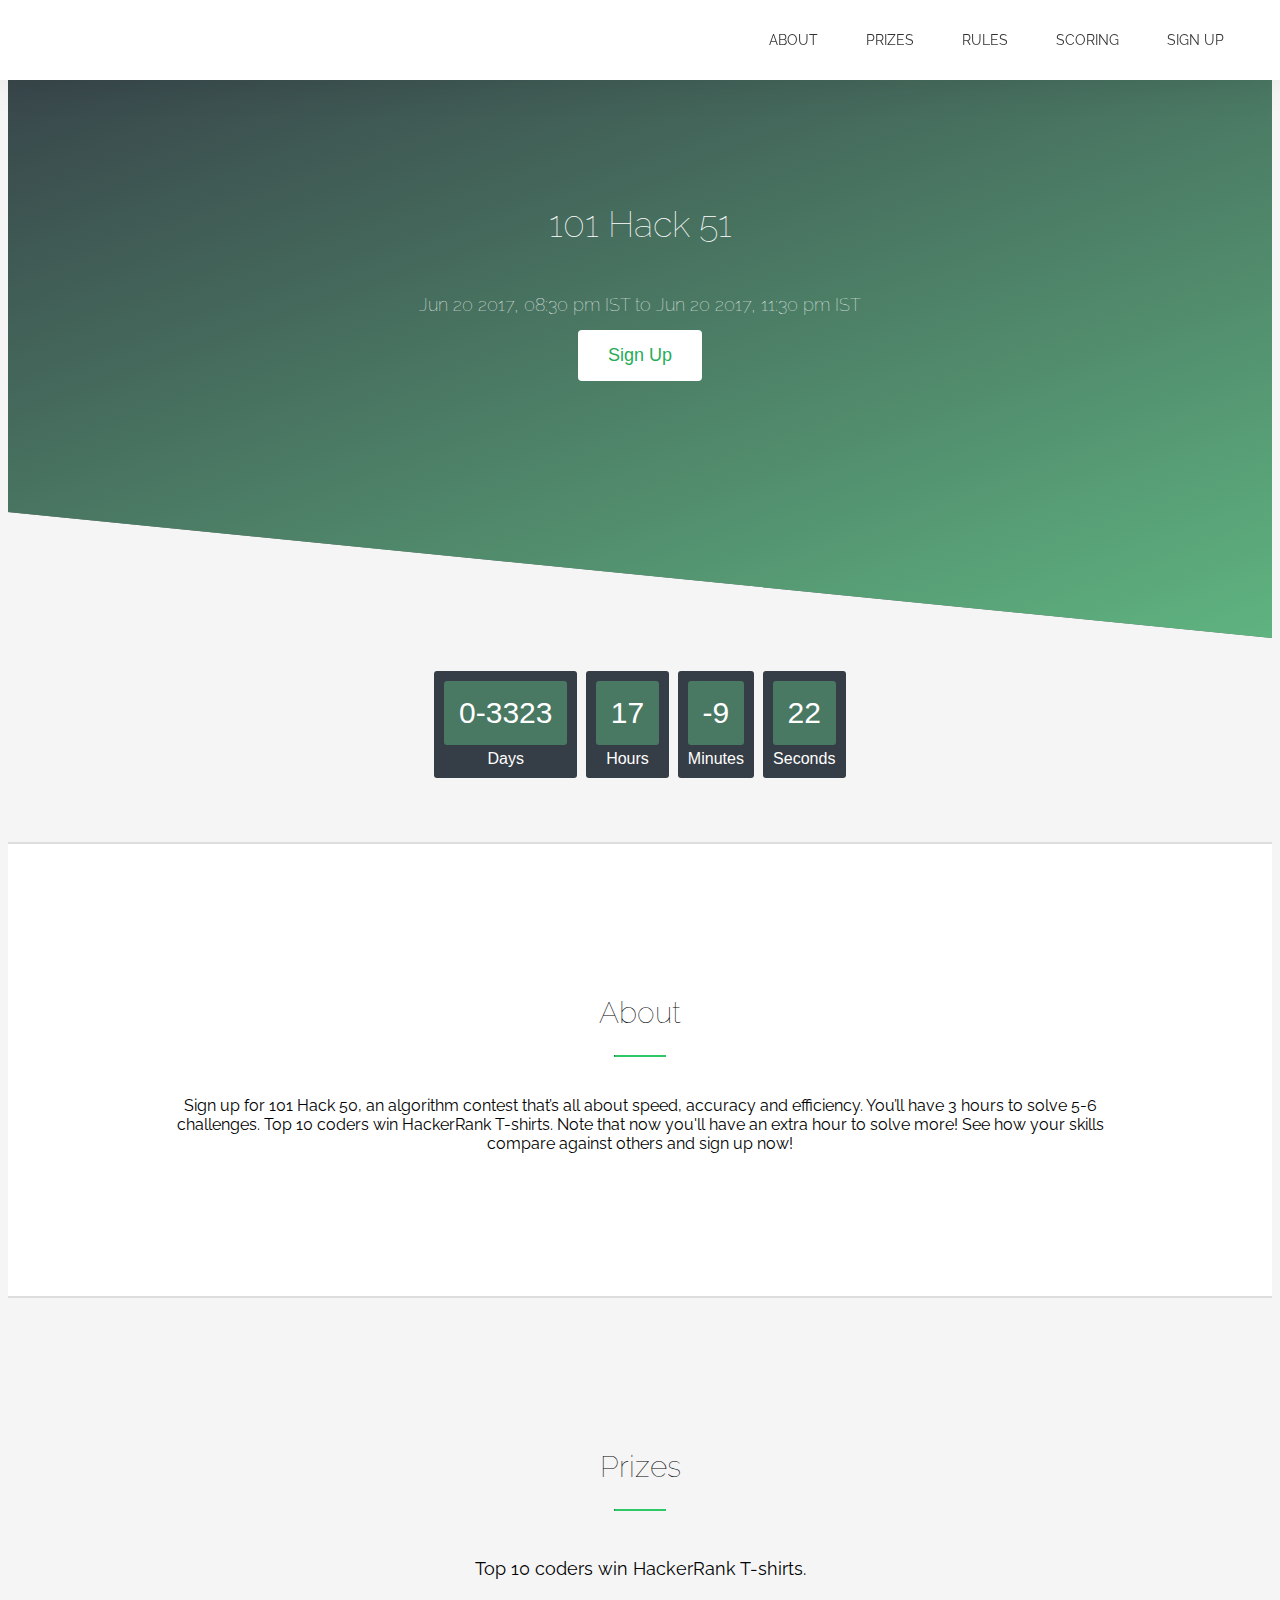
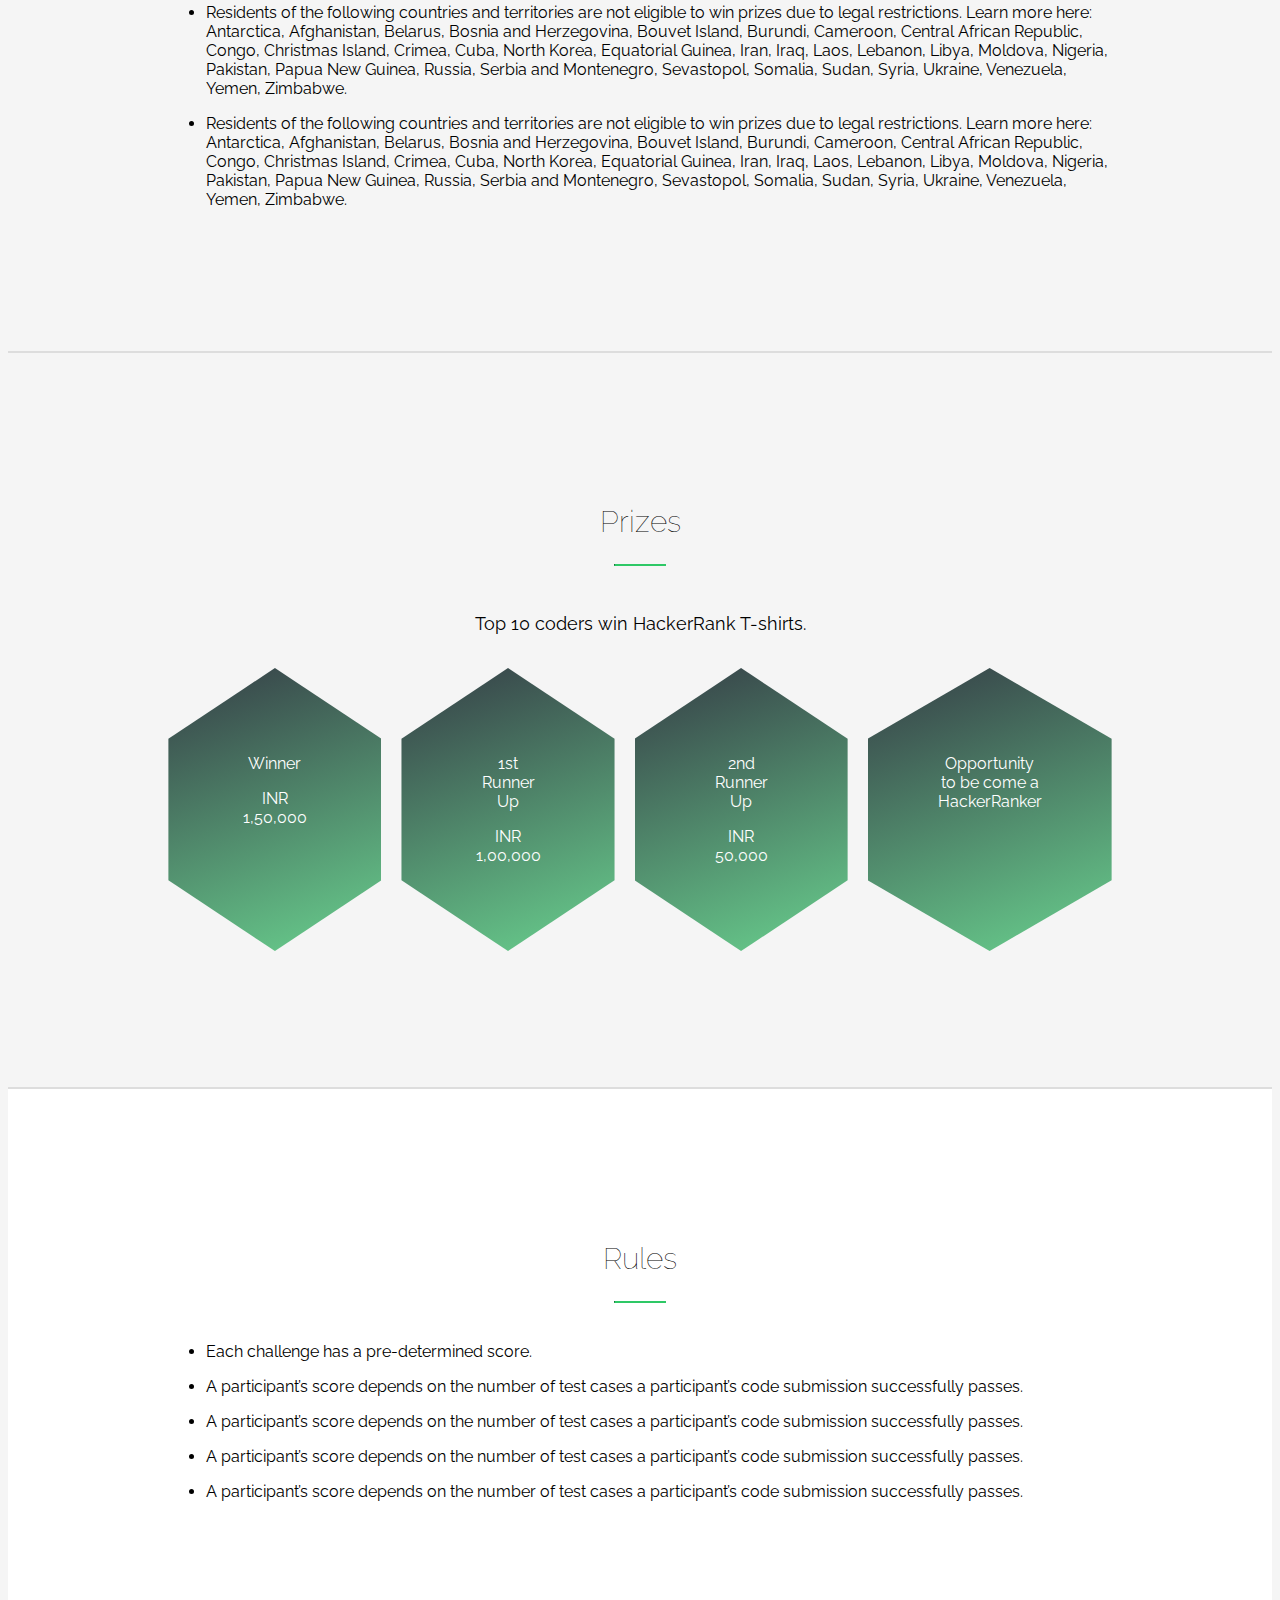
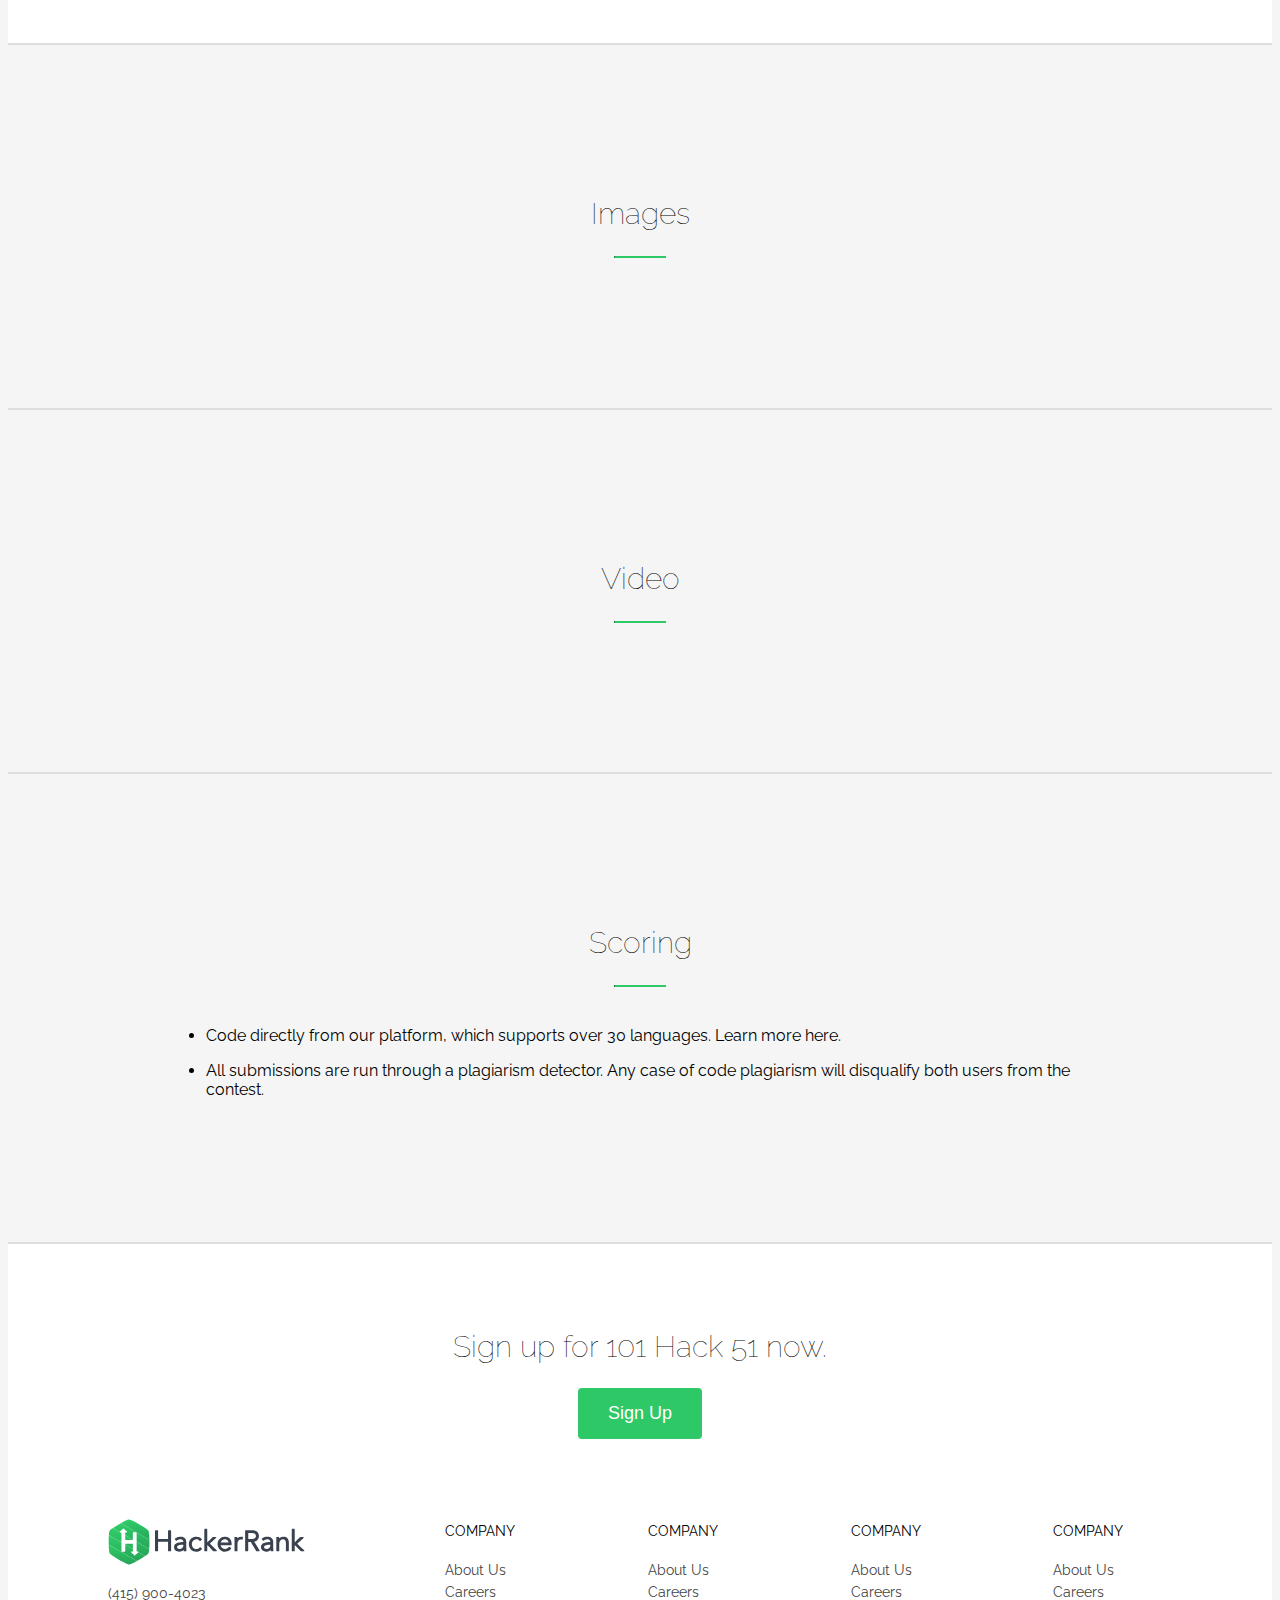
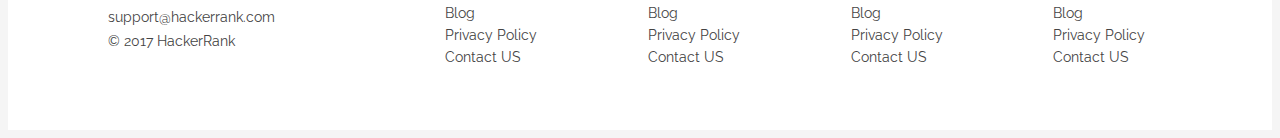
<file: index8.html>
<!doctype html>
<html amp lang="en">
<head>
  <meta charset="utf-8">
  <script async src="https://cdn.ampproject.org/v0.js"></script>
  <script async custom-element="amp-carousel" src="https://cdn.ampproject.org/v0/amp-carousel-0.1.js"></script>
  <script async custom-element="amp-sidebar" src="https://cdn.ampproject.org/v0/amp-sidebar-0.1.js"></script>
  <script async custom-element="amp-analytics" src="https://cdn.ampproject.org/v0/amp-analytics-0.1.js"></script>
  <script async custom-element="amp-youtube" src="https://cdn.ampproject.org/v0/amp-youtube-0.1.js"></script>
  <script async custom-element="amp-iframe" src="https://cdn.ampproject.org/v0/amp-iframe-0.1.js"></script>
  <script async custom-element="amp-form" src="https://cdn.ampproject.org/v0/amp-form-0.1.js"></script>
  <title>Hello, AMPs</title>
  <meta name="viewport" content="width=device-width,minimum-scale=1,initial-scale=1">

  <meta name="title" content="">
  <meta name="keywords" content="">
  <meta name="description" content="">

  <meta name="publisher" content="">
  <meta name="copyright" content="">
  <link rel="canonical" href="https://www.hackerrak.com/contest" />






  <meta property="fb:app_id" content="" />
  <meta property="og:title" content="">
  <meta property="og:type" content="website">
  <meta property="og:url" content="">

  <meta property="og:image" content="">

  <meta property="og:description" content="">
  <meta property="og:site_name" content="" />
  <meta name="mobile-web-app-capable" content="yes">
  <link rel="shortcut icon" href="">

  <link rel="manifest" href="manifest.json">

  <script type="application/ld+json">
    {
      "@context": "http://schema.org",
      "@type": "NewsArticle",
      "headline": "Open-source framework for publishing content",
      "datePublished": "2015-10-07T12:02:41Z",
      "image": [
      "logo.jpg"
      ]
    }
  </script>
  <link href="https://fonts.googleapis.com/css?family=Raleway" rel="stylesheet">
  <style amp-boilerplate>body{-webkit-animation:-amp-start 8s steps(1,end) 0s 1 normal both;-moz-animation:-amp-start 8s steps(1,end) 0s 1 normal both;-ms-animation:-amp-start 8s steps(1,end) 0s 1 normal both;animation:-amp-start 8s steps(1,end) 0s 1 normal both}@-webkit-keyframes -amp-start{from{visibility:hidden}to{visibility:visible}}@-moz-keyframes -amp-start{from{visibility:hidden}to{visibility:visible}}@-ms-keyframes -amp-start{from{visibility:hidden}to{visibility:visible}}@-o-keyframes -amp-start{from{visibility:hidden}to{visibility:visible}}@keyframes -amp-start{from{visibility:hidden}to{visibility:visible}}</style><noscript><style amp-boilerplate>body{-webkit-animation:none;-moz-animation:none;-ms-animation:none;animation:none}</style></noscript>


  <style amp-custom>

    header #nav-cta::before{
      box-shadow: 0 0 0px 0 rgba(0, 0, 0, 0.1);
    }


    /** Flex grid CSS  */

    .container,.container-fluid{margin-right:auto;margin-left:auto}.container-fluid{padding-right:2rem;padding-left:2rem}.row{box-sizing:border-box;display:-webkit-box;display:-ms-flexbox;display:flex;-webkit-box-flex:0;-ms-flex:0 1 auto;flex:0 1 auto;-webkit-box-orient:horizontal;-webkit-box-direction:normal;-ms-flex-direction:row;flex-direction:row;-ms-flex-wrap:wrap;flex-wrap:wrap;margin-right:-.5rem;margin-left:-.5rem}.row.reverse{-webkit-box-orient:horizontal;-webkit-box-direction:reverse;-ms-flex-direction:row-reverse;flex-direction:row-reverse}.col.reverse{-webkit-box-orient:vertical;-webkit-box-direction:reverse;-ms-flex-direction:column-reverse;flex-direction:column-reverse}.col-xs,.col-xs-1,.col-xs-10,.col-xs-11,.col-xs-12,.col-xs-2,.col-xs-3,.col-xs-4,.col-xs-5,.col-xs-6,.col-xs-7,.col-xs-8,.col-xs-9,.col-xs-offset-0,.col-xs-offset-1,.col-xs-offset-10,.col-xs-offset-11,.col-xs-offset-12,.col-xs-offset-2,.col-xs-offset-3,.col-xs-offset-4,.col-xs-offset-5,.col-xs-offset-6,.col-xs-offset-7,.col-xs-offset-8,.col-xs-offset-9{box-sizing:border-box;-webkit-box-flex:0;-ms-flex:0 0 auto;flex:0 0 auto;padding-right:.5rem;padding-left:.5rem}.col-xs{-webkit-box-flex:1;-ms-flex-positive:1;flex-grow:1;-ms-flex-preferred-size:0;flex-basis:0;max-width:100%}.col-xs-1{-ms-flex-preferred-size:8.33333333%;flex-basis:8.33333333%;max-width:8.33333333%}.col-xs-2{-ms-flex-preferred-size:16.66666667%;flex-basis:16.66666667%;max-width:16.66666667%}.col-xs-3{-ms-flex-preferred-size:25%;flex-basis:25%;max-width:25%}.col-xs-4{-ms-flex-preferred-size:33.33333333%;flex-basis:33.33333333%;max-width:33.33333333%}.col-xs-5{-ms-flex-preferred-size:41.66666667%;flex-basis:41.66666667%;max-width:41.66666667%}.col-xs-6{-ms-flex-preferred-size:50%;flex-basis:50%;max-width:50%}.col-xs-7{-ms-flex-preferred-size:58.33333333%;flex-basis:58.33333333%;max-width:58.33333333%}.col-xs-8{-ms-flex-preferred-size:66.66666667%;flex-basis:66.66666667%;max-width:66.66666667%}.col-xs-9{-ms-flex-preferred-size:75%;flex-basis:75%;max-width:75%}.col-xs-10{-ms-flex-preferred-size:83.33333333%;flex-basis:83.33333333%;max-width:83.33333333%}.col-xs-11{-ms-flex-preferred-size:91.66666667%;flex-basis:91.66666667%;max-width:91.66666667%}.col-xs-12{-ms-flex-preferred-size:100%;flex-basis:100%;max-width:100%}.col-xs-offset-0{margin-left:0}.col-xs-offset-1{margin-left:8.33333333%}.col-xs-offset-2{margin-left:16.66666667%}.col-xs-offset-3{margin-left:25%}.col-xs-offset-4{margin-left:33.33333333%}.col-xs-offset-5{margin-left:41.66666667%}.col-xs-offset-6{margin-left:50%}.col-xs-offset-7{margin-left:58.33333333%}.col-xs-offset-8{margin-left:66.66666667%}.col-xs-offset-9{margin-left:75%}.col-xs-offset-10{margin-left:83.33333333%}.col-xs-offset-11{margin-left:91.66666667%}.start-xs{-webkit-box-pack:start;-ms-flex-pack:start;justify-content:flex-start;text-align:start}.center-xs{-webkit-box-pack:center;-ms-flex-pack:center;justify-content:center;text-align:center}.end-xs{-webkit-box-pack:end;-ms-flex-pack:end;justify-content:flex-end;text-align:end}.top-xs{-webkit-box-align:start;-ms-flex-align:start;align-items:flex-start}.middle-xs{-webkit-box-align:center;-ms-flex-align:center;align-items:center}.bottom-xs{-webkit-box-align:end;-ms-flex-align:end;align-items:flex-end}.around-xs{-ms-flex-pack:distribute;justify-content:space-around}.between-xs{-webkit-box-pack:justify;-ms-flex-pack:justify;justify-content:space-between}.first-xs{-webkit-box-ordinal-group:0;-ms-flex-order:-1;order:-1}.last-xs{-webkit-box-ordinal-group:2;-ms-flex-order:1;order:1}@media only screen and (min-width:48em){.container{width:49rem}.col-sm,.col-sm-1,.col-sm-10,.col-sm-11,.col-sm-12,.col-sm-2,.col-sm-3,.col-sm-4,.col-sm-5,.col-sm-6,.col-sm-7,.col-sm-8,.col-sm-9,.col-sm-offset-0,.col-sm-offset-1,.col-sm-offset-10,.col-sm-offset-11,.col-sm-offset-12,.col-sm-offset-2,.col-sm-offset-3,.col-sm-offset-4,.col-sm-offset-5,.col-sm-offset-6,.col-sm-offset-7,.col-sm-offset-8,.col-sm-offset-9{box-sizing:border-box;-webkit-box-flex:0;-ms-flex:0 0 auto;flex:0 0 auto;padding-right:.5rem;padding-left:.5rem}.col-sm{-webkit-box-flex:1;-ms-flex-positive:1;flex-grow:1;-ms-flex-preferred-size:0;flex-basis:0;max-width:100%}.col-sm-1{-ms-flex-preferred-size:8.33333333%;flex-basis:8.33333333%;max-width:8.33333333%}.col-sm-2{-ms-flex-preferred-size:16.66666667%;flex-basis:16.66666667%;max-width:16.66666667%}.col-sm-3{-ms-flex-preferred-size:25%;flex-basis:25%;max-width:25%}.col-sm-4{-ms-flex-preferred-size:33.33333333%;flex-basis:33.33333333%;max-width:33.33333333%}.col-sm-5{-ms-flex-preferred-size:41.66666667%;flex-basis:41.66666667%;max-width:41.66666667%}.col-sm-6{-ms-flex-preferred-size:50%;flex-basis:50%;max-width:50%}.col-sm-7{-ms-flex-preferred-size:58.33333333%;flex-basis:58.33333333%;max-width:58.33333333%}.col-sm-8{-ms-flex-preferred-size:66.66666667%;flex-basis:66.66666667%;max-width:66.66666667%}.col-sm-9{-ms-flex-preferred-size:75%;flex-basis:75%;max-width:75%}.col-sm-10{-ms-flex-preferred-size:83.33333333%;flex-basis:83.33333333%;max-width:83.33333333%}.col-sm-11{-ms-flex-preferred-size:91.66666667%;flex-basis:91.66666667%;max-width:91.66666667%}.col-sm-12{-ms-flex-preferred-size:100%;flex-basis:100%;max-width:100%}.col-sm-offset-0{margin-left:0}.col-sm-offset-1{margin-left:8.33333333%}.col-sm-offset-2{margin-left:16.66666667%}.col-sm-offset-3{margin-left:25%}.col-sm-offset-4{margin-left:33.33333333%}.col-sm-offset-5{margin-left:41.66666667%}.col-sm-offset-6{margin-left:50%}.col-sm-offset-7{margin-left:58.33333333%}.col-sm-offset-8{margin-left:66.66666667%}.col-sm-offset-9{margin-left:75%}.col-sm-offset-10{margin-left:83.33333333%}.col-sm-offset-11{margin-left:91.66666667%}.start-sm{-webkit-box-pack:start;-ms-flex-pack:start;justify-content:flex-start;text-align:start}.center-sm{-webkit-box-pack:center;-ms-flex-pack:center;justify-content:center;text-align:center}.end-sm{-webkit-box-pack:end;-ms-flex-pack:end;justify-content:flex-end;text-align:end}.top-sm{-webkit-box-align:start;-ms-flex-align:start;align-items:flex-start}.middle-sm{-webkit-box-align:center;-ms-flex-align:center;align-items:center}.bottom-sm{-webkit-box-align:end;-ms-flex-align:end;align-items:flex-end}.around-sm{-ms-flex-pack:distribute;justify-content:space-around}.between-sm{-webkit-box-pack:justify;-ms-flex-pack:justify;justify-content:space-between}.first-sm{-webkit-box-ordinal-group:0;-ms-flex-order:-1;order:-1}.last-sm{-webkit-box-ordinal-group:2;-ms-flex-order:1;order:1}}@media only screen and (min-width:64em){.container{width:65rem}.col-md,.col-md-1,.col-md-10,.col-md-11,.col-md-12,.col-md-2,.col-md-3,.col-md-4,.col-md-5,.col-md-6,.col-md-7,.col-md-8,.col-md-9,.col-md-offset-0,.col-md-offset-1,.col-md-offset-10,.col-md-offset-11,.col-md-offset-12,.col-md-offset-2,.col-md-offset-3,.col-md-offset-4,.col-md-offset-5,.col-md-offset-6,.col-md-offset-7,.col-md-offset-8,.col-md-offset-9{box-sizing:border-box;-webkit-box-flex:0;-ms-flex:0 0 auto;flex:0 0 auto;padding-right:.5rem;padding-left:.5rem}.col-md{-webkit-box-flex:1;-ms-flex-positive:1;flex-grow:1;-ms-flex-preferred-size:0;flex-basis:0;max-width:100%}.col-md-1{-ms-flex-preferred-size:8.33333333%;flex-basis:8.33333333%;max-width:8.33333333%}.col-md-2{-ms-flex-preferred-size:16.66666667%;flex-basis:16.66666667%;max-width:16.66666667%}.col-md-3{-ms-flex-preferred-size:25%;flex-basis:25%;max-width:25%}.col-md-4{-ms-flex-preferred-size:33.33333333%;flex-basis:33.33333333%;max-width:33.33333333%}.col-md-5{-ms-flex-preferred-size:41.66666667%;flex-basis:41.66666667%;max-width:41.66666667%}.col-md-6{-ms-flex-preferred-size:50%;flex-basis:50%;max-width:50%}.col-md-7{-ms-flex-preferred-size:58.33333333%;flex-basis:58.33333333%;max-width:58.33333333%}.col-md-8{-ms-flex-preferred-size:66.66666667%;flex-basis:66.66666667%;max-width:66.66666667%}.col-md-9{-ms-flex-preferred-size:75%;flex-basis:75%;max-width:75%}.col-md-10{-ms-flex-preferred-size:83.33333333%;flex-basis:83.33333333%;max-width:83.33333333%}.col-md-11{-ms-flex-preferred-size:91.66666667%;flex-basis:91.66666667%;max-width:91.66666667%}.col-md-12{-ms-flex-preferred-size:100%;flex-basis:100%;max-width:100%}.col-md-offset-0{margin-left:0}.col-md-offset-1{margin-left:8.33333333%}.col-md-offset-2{margin-left:16.66666667%}.col-md-offset-3{margin-left:25%}.col-md-offset-4{margin-left:33.33333333%}.col-md-offset-5{margin-left:41.66666667%}.col-md-offset-6{margin-left:50%}.col-md-offset-7{margin-left:58.33333333%}.col-md-offset-8{margin-left:66.66666667%}.col-md-offset-9{margin-left:75%}.col-md-offset-10{margin-left:83.33333333%}.col-md-offset-11{margin-left:91.66666667%}.start-md{-webkit-box-pack:start;-ms-flex-pack:start;justify-content:flex-start;text-align:start}.center-md{-webkit-box-pack:center;-ms-flex-pack:center;justify-content:center;text-align:center}.end-md{-webkit-box-pack:end;-ms-flex-pack:end;justify-content:flex-end;text-align:end}.top-md{-webkit-box-align:start;-ms-flex-align:start;align-items:flex-start}.middle-md{-webkit-box-align:center;-ms-flex-align:center;align-items:center}.bottom-md{-webkit-box-align:end;-ms-flex-align:end;align-items:flex-end}.around-md{-ms-flex-pack:distribute;justify-content:space-around}.between-md{-webkit-box-pack:justify;-ms-flex-pack:justify;justify-content:space-between}.first-md{-webkit-box-ordinal-group:0;-ms-flex-order:-1;order:-1}.last-md{-webkit-box-ordinal-group:2;-ms-flex-order:1;order:1}}@media only screen and (min-width:75em){.container{width:76rem}.col-lg,.col-lg-1,.col-lg-10,.col-lg-11,.col-lg-12,.col-lg-2,.col-lg-3,.col-lg-4,.col-lg-5,.col-lg-6,.col-lg-7,.col-lg-8,.col-lg-9,.col-lg-offset-0,.col-lg-offset-1,.col-lg-offset-10,.col-lg-offset-11,.col-lg-offset-12,.col-lg-offset-2,.col-lg-offset-3,.col-lg-offset-4,.col-lg-offset-5,.col-lg-offset-6,.col-lg-offset-7,.col-lg-offset-8,.col-lg-offset-9{box-sizing:border-box;-webkit-box-flex:0;-ms-flex:0 0 auto;flex:0 0 auto;padding-right:.5rem;padding-left:.5rem}.col-lg{-webkit-box-flex:1;-ms-flex-positive:1;flex-grow:1;-ms-flex-preferred-size:0;flex-basis:0;max-width:100%}.col-lg-1{-ms-flex-preferred-size:8.33333333%;flex-basis:8.33333333%;max-width:8.33333333%}.col-lg-2{-ms-flex-preferred-size:16.66666667%;flex-basis:16.66666667%;max-width:16.66666667%}.col-lg-3{-ms-flex-preferred-size:25%;flex-basis:25%;max-width:25%}.col-lg-4{-ms-flex-preferred-size:33.33333333%;flex-basis:33.33333333%;max-width:33.33333333%}.col-lg-5{-ms-flex-preferred-size:41.66666667%;flex-basis:41.66666667%;max-width:41.66666667%}.col-lg-6{-ms-flex-preferred-size:50%;flex-basis:50%;max-width:50%}.col-lg-7{-ms-flex-preferred-size:58.33333333%;flex-basis:58.33333333%;max-width:58.33333333%}.col-lg-8{-ms-flex-preferred-size:66.66666667%;flex-basis:66.66666667%;max-width:66.66666667%}.col-lg-9{-ms-flex-preferred-size:75%;flex-basis:75%;max-width:75%}.col-lg-10{-ms-flex-preferred-size:83.33333333%;flex-basis:83.33333333%;max-width:83.33333333%}.col-lg-11{-ms-flex-preferred-size:91.66666667%;flex-basis:91.66666667%;max-width:91.66666667%}.col-lg-12{-ms-flex-preferred-size:100%;flex-basis:100%;max-width:100%}.col-lg-offset-0{margin-left:0}.col-lg-offset-1{margin-left:8.33333333%}.col-lg-offset-2{margin-left:16.66666667%}.col-lg-offset-3{margin-left:25%}.col-lg-offset-4{margin-left:33.33333333%}.col-lg-offset-5{margin-left:41.66666667%}.col-lg-offset-6{margin-left:50%}.col-lg-offset-7{margin-left:58.33333333%}.col-lg-offset-8{margin-left:66.66666667%}.col-lg-offset-9{margin-left:75%}.col-lg-offset-10{margin-left:83.33333333%}.col-lg-offset-11{margin-left:91.66666667%}.start-lg{-webkit-box-pack:start;-ms-flex-pack:start;justify-content:flex-start;text-align:start}.center-lg{-webkit-box-pack:center;-ms-flex-pack:center;justify-content:center;text-align:center}.end-lg{-webkit-box-pack:end;-ms-flex-pack:end;justify-content:flex-end;text-align:end}.top-lg{-webkit-box-align:start;-ms-flex-align:start;align-items:flex-start}.middle-lg{-webkit-box-align:center;-ms-flex-align:center;align-items:center}.bottom-lg{-webkit-box-align:end;-ms-flex-align:end;align-items:flex-end}.around-lg{-ms-flex-pack:distribute;justify-content:space-around}.between-lg{-webkit-box-pack:justify;-ms-flex-pack:justify;justify-content:space-between}.first-lg{-webkit-box-ordinal-group:0;-ms-flex-order:-1;order:-1}.last-lg{-webkit-box-ordinal-group:2;-ms-flex-order:1;order:1}}


 /**
  * Custom Css layout
  */

  * {
    -webkit-transition: .5s ease-out;
    -moz-transition: .5s ease-out;
    -o-transition: .5s ease-out;
    transition: .5s ease-out;
    list-style: none;
  }
  body::-webkit-scrollbar {
    width: 7px;
  }

  body::-webkit-scrollbar-track {
    -webkit-box-shadow: inset 0 0 6px rgba(0,0,0,0.3);
  }

  body::-webkit-scrollbar-thumb {
    background-color: #2ec866;
    border-radius:3px;
  }

  body::-webkit-scrollbar-thumb:hover{
    background-color:#2ec866;
    border:1px solid #2192a7;
  }
  body::-webkit-scrollbar-thumb:active{
    background-color:#08a240;
    border:1px solid #155965;
  }


  body {
    font-family: Raleway,sans-serif;
    background-color: #f5f5f5;
  }


  hr {
    margin-top: 10px;
    margin-bottom: 23px;
    border-top: 1px solid #eee;
  }
  hr.primary {
    border-color: #2ec866;
  }

  hr.primary, hr.primary-white {
    max-width: 50px;

  }
  h1 { font-size: 2.25em; }
  h2 { font-size: 1.875em; }
  h3 { font-size: 1.5em; }
  h4 { font-size: 1.125em; }
  h5 { font-size: .875em; }
  h6 { font-size: .75em; }
  h1, h2, h3, h4, h5, h6 {
    font-weight: 100;
  }
  li {
    list-style-type: disc;
  }

  #top {

    background-image: linear-gradient(160deg,#353d46 0,#69d08e);
    clip-path: polygon(100% 100%,100% 0,-400% 0);
    background-attachment: fixed;

    width: 100%;

    position: relative;
    background-color: #65686b;
    background-position: center;
    -webkit-background-size: cover;
    -moz-background-size: cover;
    background-size: cover;
  }


  #top-content
  {
    position: absolute;

    top: 20vh;
    left: 0;
    text-align: center;
    width: 100%;
  }

  #top-content > h1, #top-content > h2, #top-content > h3 , #top-content > h4
  {
    color: #fff;
    padding: 15px 50px;
    margin: auto;

  }
  #one, #three, footer {
    background-color: #fff;
  }

  .top-img
  {
    height: 200px;
    width: 195px;
    margin: auto;
  }
  .text-center {
    text-align: center;
  }


  @media (min-width: 414px)
  {


    #top
    {
      height: 70vh;
    }

    section {
      padding: 10%;
      border-bottom: 2px solid #dddddd;
    }



  }

  @media (max-width: 414px)
  {

    #top
    {
      height: 80vh;
    }

    section {
      padding: 0%;
      border-bottom: 2px solid #dddddd;
    }

  }

  #bottom-cta {
    background-color: #fff;
    padding: 60px;
  }


  footer {
    padding-bottom: 60px;
  }

  footer p {
    margin: 3% 0;
    font-size: 14px;
    color: #444;
  }
  footer p a {
    color: #444;
  }

  footer .branding {
    background: url(" [data-uri]%[base64]%[base64]%[base64]%2BDQoJCQkJCTxzdG9wICBvZmZzZXQ9IjAiIHN0eWxlPSJzdG9wLWNvbG9yOiMyNUE1NTkiLz4NCgkJCQkJPHN0b3AgIG9mZnNldD0iMSIgc3R5bGU9InN0b3AtY29sb3I6IzMwQ0U2OCIvPg0KCQkJCTwvbGluZWFyR3JhZGllbnQ%[base64]%[base64]%[base64]%[base64]%[base64]%2BDQoJCQk8L2c%[base64]%2BDQoJCQk8L2ltYWdlPg0KCQkJPGc%[base64]%2BDQo8L2c%2BDQo8L3N2Zz4NCg%3D%3D") no-repeat;
    width: 200px;
    height: 46px;
    margin: 20px 0px;
  }

  /**
   * Button Css
   */


   .btn {
    border: none;
    outline: none;
    cursor: pointer;
    padding: 15px 30px;
    border-radius: 4px;
    /*box-shadow: 2px 2px 4px rgba(0, 0, 0, .4);*/
    border: #dbdbdb;
    color: #fff;
  }
/*.btn:hover {
transform: translateY(-2px);
 box-shadow: 0 4px 8px 0 rgba(0,0,0,.4);
}*/
/* Ripple magic */
.btn{
  position: relative;
  overflow: hidden;
}



.btn-default {
  background: #fff;
}

.btn-primary {
  background: #4691f6;

}
.btn-success{
  background: #2ec866;
}
.btn-success:hover{
  background: #26a655;
}
.btn-default:hover {
  background: #f5f5f5;
}
.btn-success-color {
  color: #27ac58;
}

.btn-lg {
  font-size: 18px;
}
.btn-md {
  font-size: 16px;
}
.btn-sm {
  font-size: 14px;
}
/**
 * Hexgon css
 */
  .hexagons div {
         background-image: linear-gradient(160deg,#353d46 0,#69d08e);
    color: #fff;
    text-align: center;
    padding: 70px;
    clip-path: polygon(50% 0%, 100% 25%, 100% 75%, 50% 100%, 0% 75%, 0% 25%);
    margin: 10px;
  }
  /**
   * Clock css
   */

   #clock {
    background-color: #f5f5f5;
    text-align: center;
     border-bottom: 2px solid #dddddd;


  }

  .hamburger:focus {
    outline: none;
  }

  #clock .clock-iframe {
    width: 100%;
    height: 200px;
  }
  .close-button {
    outline: none;
    cursor: pointer;
  }






/**
 * Custom css material Theme
 */


 .header .tab .list-container>ul li.has-sublist::after,
 .language .current::after,
 amp-sidebar .language .current::after,
 amp-sidebar .has-sub-level::after,
 footer .footer-image.twitter,
 footer .footer-image.wordpress,
 footer .footer-image.youtube {
  display: inline-block;
  background-size: 100px 74px
}








amp-sidebar {
  background: #fff;
  width: 100vw
}

amp-sidebar .submenu {
  background: #fff;
  bottom: 0;
  box-shadow: 0 3px 20px 0 rgba(0, 0, 0, 0.075);
  left: 0;
  position: fixed;
  right: 0;
  top: 0;
  transform: translateX(100%);
  transition: transform 233ms cubic-bezier(0, 0, 0.21, 1)
}

amp-sidebar input:checked+.submenu {
  transform: translateX(0)
}

amp-sidebar input[type="checkbox"] {
  position: absolute;
  visibility: hidden
}

amp-sidebar .menu-item {
  border-bottom: solid 1px #ededed;
  color: #000;
  display: block;
  position: relative;
  text-transform: none
}

amp-sidebar .menu-item:hover {
  background: #f9f9f9
}

amp-sidebar .item-layer-1 {
  font-size: 25px;
  font-weight: 100;
  line-height: 34px;
  padding: 20px 25px 20px 15px
}

amp-sidebar .item-layer-2,
amp-sidebar .item-layer-3 {
  font-size: 18px;
  font-weight: 300;
  line-height: 26px;
  padding: 15px 35px 15px 25px
}

amp-sidebar .menu-layer::after {
  background: #2ec866;
  bottom: 0;
  content: '';
  position: absolute;
  right: 0;
  top: 0;
  width: 13px
}

amp-sidebar .menu-layer .items {
  left: 0;
  overflow-x: hidden;
  overflow-y: scroll;
  position: absolute;
  right: 0
}

amp-sidebar .menu-layer.primary {
  height: 100%;
  position: relative
}

amp-sidebar .menu-layer.primary .items {
  bottom: 80px;
  top: 60px
}

amp-sidebar .menu-layer.secondary {
  z-index: 2
}

amp-sidebar .menu-layer.tertiary {
  z-index: 3
}

amp-sidebar .menu-layer.secondary .items,
amp-sidebar .menu-layer.tertiary .items {
  bottom: 0;
  top: 85px
}

amp-sidebar .has-sub-level::after {
  width: 15.53px;
  height: 8.3px;
  background-position: -84px -15.71px;
  content: '';
  height: 12px;
  position: absolute;
  right: 35px;
  top: calc(50% - 6px);
  transform: rotate(90deg) scale(0.75);
  width: 16px
}

amp-sidebar .close-button {
  background: url("https://www.ampproject.org/static/img/symbols/close.svg") no-repeat center/18px transparent;
  border: 0;
  height: 58px;
  position: absolute;
  right: 13px;
  top: 0;
  width: 68px
}

amp-sidebar .return-button {
  color: #b3b3b3;
  font-weight: 300;
  left: 25px;
  position: absolute;
  top: 22px
}

amp-sidebar .return-button::before {
  border: 0;
  content: '';
  display: inline-block;
  height: 11px;
  margin-right: 5px;
  position: relative;
  top: 1px;
  width: 7px
}

.rtl amp-sidebar .item-layer-1 {
  padding: 30px 35px
}

.rtl amp-sidebar .has-sub-level::after {
  left: 35px;
  right: auto;
  transform: rotate(-90deg) scale(0.75)
}

.rtl amp-sidebar .return-button::before {
  margin: 0 5px;
  transform: rotate(180deg)
}

.rtl amp-sidebar .submenu {
  transform: translateX(-100%)
}

a {
  color: #1c79c0;
  position: relative;
  text-decoration: none
}

a.underlined::before,
.card-container.grid .card-link p::before {
  background: linear-gradient(to right, #0389ff, #0dd3ff);
  bottom: -3px;
  content: '';
  left: 0;
  height: 1px;
  position: absolute;
  right: 0
}

a.underlined.cta,
.card-container.grid .card-link p.cta {
  overflow: hidden
}

a.underlined.cta::before,
.card-container.grid .card-link p.cta::before {
  bottom: -5px;
  height: 2px
}

a.underlined.cta:hover::before,
.card-container.grid .card-link p.cta:hover::before {
  animation: 0.5s 1 cta-line
}

@media only screen and (max-width: 956px) {
  a {
    font-size: 14px
  }
}


.header {
  backface-visibility: hidden;
  background-color: #fff;
  box-shadow: 0 0 40px 0 rgba(0, 0, 0, 0.1);
  font-size: 14px;
  font-weight: 300;
  transform: translateZ(0)
}

.header.fixed {
  left: 0;
  position: fixed;
  top: 0;
  transform: translateY(0%);
  transition: all .4s ease;
  width: 100%;
  z-index: 1000
}

.header .nav-container,
.header .left-nav,
.header .alt,
.header .tabs {
  display: flex
}

.header .nav-container {
  justify-content: space-between;
  position: relative
}

.header .left-nav,
.header .alt {
  justify-content: flex-start
}

.header .left-nav {
  align-items: center;
  font-size: 20px;
  font-weight: 300;
  margin-left: 0
}

.header .left-nav .header-title {
  background: url("https://hrcdn.net/hackerrank/assets/brand/h_mark_sm-05bceb881aa02b72d688d21db01df5d8.png") no-repeat center;
  color: #0379c4;
  margin: 0;
  padding: 40px 40px 40px 60px;
  text-transform: none;
  white-space: nowrap;
  width: auto
}

.header .left-nav .header-title::after,
.header .left-nav .header-title::before {
  display: none
}

.header .alt,
.header .tabs {
  align-items: stretch
}

.header .alt {
  padding: 0
}

.header .alt.right {
  font-size: 15px
}

.header .tabs {
  justify-content: center;
  margin-left: 60px
}

.header .tab {
  color: #333;
  font-weight: 400;
  margin: 0 4px;
  padding: 6px;
  position: relative;
  transition: .1s ease color
}

.header .tab::after {
  background: linear-gradient(to right, #1c79c0, #0389ff, #0dd3ff);
  bottom: 0;
  content: '';
  height: 3px;
  left: 20px;
  margin: auto;
  opacity: 0;
  position: absolute;
  right: 20px;
  transition: .1s ease opacity
}

.header .tab:hover,
.header .tab.active {
  color: #1c79c0
}

.header .tab.active::after {
  opacity: 1
}

.header .tab.active:hover::after {
  opacity: 0
}

.header .tab.hamburger {
  align-self: center;
  background: url("https://www.ampproject.org/static/img/hamburger.svg") no-repeat center/30px 24px transparent;

  border: 0;
  cursor: pointer;
  display: none;
  height: 40px;
  margin: 0;
  padding: 0;
  width: 40px
}

.header .tab {
  padding: 6px 20px
}

.header .tab::before {
  bottom: 0;
  box-shadow: 0 0 40px 0 rgba(0, 0, 0, 0.1);
  content: '';
  left: -10px;
  opacity: 0;
  position: absolute;
  right: -10px;
  top: 0px;
  transition: opacity .2s ease-out
}

.header .tab>a {
  font-size: 14px;
  line-height: 30px;
  text-transform: uppercase;
  color: inherit;
  position: relative;
  top: 19px
}

.tab+#nav-cta{

  background-color: #2ec866;
}
.tab+#nav-cta{

  color: white;
}

.header .tab .list-container>ul,
.header .tab .sublist {
  list-style: none
}

.header .tab .list-container,
.header .tab .sublist {
  opacity: 0;
  pointer-events: none;
  position: absolute
}

.header .tab .list-container {
  left: -10px;
  top: 100%;
  transition: .2s ease-out;
  z-index: -1
}

.header .tab .list-shadow {
  bottom: -50px;
  left: -50px;
  overflow: hidden;
  position: absolute;
  right: -50px;
  top: 0
}

.header .tab .list-shadow::before {
  bottom: 50px;
  box-shadow: 0 0 40px 0 rgba(0, 0, 0, 0.1);
  content: '';
  left: 50px;
  position: absolute;
  right: 50px;
  top: 0
}

.header .tab .list-container>ul {
  background: #fff;
  min-width: 250px;
  position: relative
}

.header .tab .list-container>ul li {
  box-sizing: border-box;
  position: relative
}

.header .tab .list-container>ul li.has-sublist::after {
  width: 6.12px;
  height: 11.88px;
  background-position: -84px -38.94px;
  content: '';
  position: absolute;
  right: 20px;
  top: 18px
}

.header .tab .list-container>ul li a {
  display: block;
  padding: 7.5px 30px
}

.header .tab .list-container>ul li:hover {
  background: #f8f8f8
}

.header .tab .list-container>ul li:hover .sublist {
  opacity: 1;
  pointer-events: all
}

.header .tab .list-container>ul li.external a {
  background: no-repeat right 15px center / 12px
}

.header .tab .list-container>ul li.external:hover a {
}

.header .tab .list-container>ul .sublist {
  background: #f8f8f8;
  box-shadow: 0 0 40px 0 rgba(0, 0, 0, 0.1);
  right: 0;
  top: 0;
  transform: translateX(100%);
  transition: opacity .3s
}

.header .tab .list-container>ul .sublist li:hover {
  background: white
}

.header .tab .list-container>ul .sublist li a {
  display: block;
  font-size: 14px;
  line-height: 1.3;
  padding: 15px 35px
}

.header .tab:hover::before {
  opacity: 1
}

.header .tab:hover .list-container {
  opacity: 1;
  pointer-events: all;
  z-index: 0
}

@media only screen and (min-width: 958px) {
  .header .description.desktop-up {
    display: inline-block
  }
}

@media only screen and (max-width: 956px) {
  .header .container {
    padding-right: 18px
  }
  .header .left-nav {
    flex: 1 1 auto;
    width: auto
  }
  .header .left-nav .header-title {
    margin: 0;
    padding: 30px 30px 30px 50px;
    width: auto
  }
  .header div.tab,
  .header .desktop {
    display: none
  }
  .header .tab.hamburger {
    display: inline-block
  }
}

.rtl .header .tabs {
  margin-right: 60px
}

.rtl .header .tab .list-container {
  left: auto;
  right: -10px
}

.rtl .header .tab .list-container>ul li.has-sublist::after {
  left: 20px;
  right: auto;
  transform: rotate(180deg)
}

.rtl .header .tab .list-container>ul li.external a {
  background-position: left 15px center
}

.rtl .header .tab .list-container>ul .sublist {
  left: 0;
  transform: translateX(-100%);
  right: auto
}

nav.breadcrumb {
  margin: 15px 20px;
  position: absolute;
  z-index: 2
}

nav.breadcrumb ul {
  line-height: 12px;
  list-style: none
}

nav.breadcrumb li,
nav.breadcrumb a {
  color: #959595;
  font-size: 12px;
  font-weight: 300;
  letter-spacing: 0;
  line-height: 17px;
  text-transform: none
}

nav.breadcrumb li {
  display: inline
}

nav.breadcrumb li::after {
  content: '\00bb';
  margin-left: 5px
}

nav.breadcrumb li:last-child::after {
  content: ''
}

.rtl nav li::after {
  margin-left: 0;
  margin-right: 5px
}

@media only screen and (max-width: 956px) {
  nav li,
  nav a {
    font-size: 10px
  }
}



</style>
</head>

<body>

  <amp-analytics type="googleanalytics" id="analytics-ga">
    <script type="application/json">
      {
        "vars": {
          "account": "UA-XXXXXXXX"
        },
        "triggers": {
          "trackPageview": {
            "on": "visible",
            "request": "pageview"
          }
        }
      }
    </script>
  </amp-analytics>


  <amp-sidebar id='sidebar' side='right' layout='nodisplay'>
    <form class="menu-layer primary" action="/" target="_top">
      <button type="reset" class="close-button" id="menu-button" on='tap:sidebar.toggle'></button>
      <div class="items">
       <label >
        <a class="menu-item item-layer-1 has-sub-level" href="#one">
          About
        </a>

      </label>
      <label >
       <a class="menu-item item-layer-1 has-sub-level" href="#two">
        Prizes
      </a>

    </label>
    <label>
      <a class="menu-item item-layer-1 has-sub-level" href="#three">
        Rules
      </a>

    </label>
    <label>
      <a class="menu-item item-layer-1 has-sub-level" href="#four">
        Scoring
      </a>

    </label>
    <label >
      <a class="menu-item item-layer-1 has-sub-level" href="/">
        Sign Up
      </a>

    </label>
  </div>


</form>
</amp-sidebar>

<header class="header fixed">

  <div class="container">
    <div class="nav-container">
      <div class="left-nav alt">
        <a href="/" class="tab header-title">
          <span>

          </span>
        </a>


      </div>
      <div class="right alt">

       <div class="tabs">
        <div class="tab">
          <a href="#one">About</a>

        </div>
        <div class="tab">
          <a href="#two">Prizes</a>

        </div>
        <div class="tab">
          <a href="#three">Rules</a>
        </div>
        <div class="tab">
          <a href="#four">Scoring</a>
        </div>
        <div class="tab">
          <a href="#">Sign Up</a>
        </div>
      </div>



      <button class="tab hamburger" id="menu-button" on="tap:sidebar.toggle"></button>
    </div>
  </div>
</div>
</header>




<div id="top">
  <div class="container-fluid">
    <div class="row between-xs">
     <div class="col-xs">
       <div class="box">
        <div id="top-content" class="wow bounceInUp" data-wow-delay="0.2s" data-wow-duration="1.5s">
          <h1>101 Hack 51</h1>
          <br>
          <h4>Jun 20 2017, 08:30 pm IST to Jun 20 2017, 11:30 pm IST</h4>
          <button class="btn btn-default btn-success-color btn-lg">Sign Up</button>

          <div class="container-fluid">
            <div class="row">

            </div>
          </div>
        </div>

      </div>
    </div>
  </div>
</div>
</div>

<div id="clock">
 <iframe class="clock-iframe"
 layout="responsive"
 sandbox="allow-scripts allow-same-origin allow-popups"
 frameborder="0"
 src="/clock8.html?time=Sun Jun 20 2017 20:30:00 GMT+0530 (IST)">
</iframe>
</div>


<section id="one">
  <div class="container-fluid">
    <div class="row between-xs">
     <div class="col-xs">
       <div class="box">
        <div class="row center-xs">
          <div class="col-xs">
            <h2>About </h2>
            <hr class="primary"/>
          </div>

        </div>
        <p class="text-center">Sign up for 101 Hack 50, an algorithm contest that’s all about speed, accuracy and efficiency. You’ll have 3 hours to solve 5-6 challenges. Top 10 coders win HackerRank T-shirts. Note that now you'll have an extra hour to solve more! See how your skills compare against others and sign up now!</p>
      </div>
    </div>
  </div>
</div>
</section>


<section id="two">
  <div class="container-fluid">
    <div class="row between-xs">
     <div class="col-xs">
       <div class="box">
        <div class="row center-xs">
          <div class="col-xs">
            <h2>Prizes </h2>
            <hr class="primary"/>
          </div>

        </div>
        <h4 class="text-center">
          <b>Top 10 coders win HackerRank T-shirts.</b>
        </h4>
        <ul>
          <li>
            <p>
              Residents of the following countries and territories are not eligible to win prizes due to legal restrictions. Learn more here: Antarctica, Afghanistan, Belarus, Bosnia and Herzegovina, Bouvet Island, Burundi, Cameroon, Central African Republic, Congo, Christmas Island, Crimea, Cuba, North Korea, Equatorial Guinea, Iran, Iraq, Laos, Lebanon, Libya, Moldova, Nigeria, Pakistan, Papua New Guinea, Russia, Serbia and Montenegro, Sevastopol, Somalia, Sudan, Syria, Ukraine, Venezuela, Yemen, Zimbabwe.
            </p>
          </li>
          <li>
            <p>
              Residents of the following countries and territories are not eligible to win prizes due to legal restrictions. Learn more here: Antarctica, Afghanistan, Belarus, Bosnia and Herzegovina, Bouvet Island, Burundi, Cameroon, Central African Republic, Congo, Christmas Island, Crimea, Cuba, North Korea, Equatorial Guinea, Iran, Iraq, Laos, Lebanon, Libya, Moldova, Nigeria, Pakistan, Papua New Guinea, Russia, Serbia and Montenegro, Sevastopol, Somalia, Sudan, Syria, Ukraine, Venezuela, Yemen, Zimbabwe.
            </p>
          </li>
        </ul>
      </div>
    </div>
  </div>
</div>
</section>


<section id="two2">
  <div class="container-fluid">
    <div class="row between-xs">
     <div class="col-xs">
       <div class="box">
        <div class="row center-xs">
          <div class="col-xs">
            <h2>Prizes </h2>
            <hr class="primary"/>
          </div>

        </div>
        <h4 class="text-center">
          <b>Top 10 coders win HackerRank T-shirts.</b>
        </h4>

        <div class="row hexagons">
          <div class="col-xs col-sm col-md col-lg">
            <p>Winner</p>
            <p>INR 1,50,000</p>
          </div>
          <div class="col-xs col-sm col-md col-lg">
            <p>1st Runner Up</p>
            <p>INR 1,00,000</p>
          </div>
          <div class="col-xs col-sm col-md col-lg">
            <p>2nd Runner Up</p>
            <p>INR 50,000</p>
          </div>
          <div class="col-xs col-sm col-md col-lg">
            <p>Opportunity to be come a HackerRanker</p>
          </div>
        </div>

      </div>
    </div>
  </div>
</div>
</section>


<section id="three">
  <div class="container-fluid">
    <div class="row between-xs">
     <div class="col-xs">
       <div class="box">
        <div class="row center-xs">
          <div class="col-xs">
            <h2>Rules </h2>
            <hr class="primary"/>
          </div>

        </div>
        <ul>
          <li>
            <p>
              Each challenge has a pre-determined score.
            </p>
          </li>
          <li>
            <p>
              A participant’s score depends on the number of test cases a participant’s code submission successfully passes.
            </p>
          </li>
          <li>
            <p>
              A participant’s score depends on the number of test cases a participant’s code submission successfully passes.
            </p>
          </li>
          <li>
            <p>
              A participant’s score depends on the number of test cases a participant’s code submission successfully passes.
            </p>
          </li>
          <li>
            <p>
              A participant’s score depends on the number of test cases a participant’s code submission successfully passes.
            </p>
          </li>
        </ul>
      </div>
    </div>
  </div>
</div>
</section>




<section id="images">
  <div class="container-fluid">
    <div class="row between-xs">
     <div class="col-xs">
       <div class="box">
        <div class="row center-xs">
          <div class="col-xs">
            <h2>Images </h2>
            <hr class="primary"/>
          </div>
          <amp-carousel height="500"
          layout="fixed-height"
          type="carousel">
          <amp-img src="coffee.png"
          width="500"
          height="400"
          alt="a sample image"></amp-img>
          <amp-img src="coffee.png"
          width="500"
          height="400"
          alt="another sample image"></amp-img>
          <amp-img src="coffee.png"
          width="500"
          height="400"
          alt="and another sample image"></amp-img>
        </amp-carousel>


      </div>

    </div>
  </div>
</div>
</div>
</section>



<section id="videos">
  <div class="container-fluid">
    <div class="row between-xs">
     <div class="col-xs">
       <div class="box">
        <div class="row center-xs">
          <div class="col-xs">
            <h2>Video </h2>
            <hr class="primary"/>
          </div>



        </div>

      </div>
    </div>
  </div>

  <div class="row">
  <div class="col-xs text-center">
     <amp-youtube width="480"
     height="270" layout="responsive"

     data-videoid="lBTCB7yLs8Y">
   </amp-youtube>
 </div>
</div>
</div>
</section>




<section id="four">
  <div class="container-fluid">
    <div class="row between-xs">
     <div class="col-xs">
       <div class="box">
        <div class="row center-xs">
          <div class="col-xs">
            <h2>Scoring </h2>
            <hr class="primary"/>
          </div>

        </div>
        <ul>
          <li>
            <p>
              Code directly from our platform, which supports over 30 languages. Learn more here.
            </p>
          </li>
          <li>
            <p>
             All submissions are run through a plagiarism detector. Any case of code plagiarism will disqualify both users from the contest.
           </p>
         </li>
       </ul>
     </div>
   </div>
 </div>
</div>
</section>




<div id="bottom-cta">
  <div class="container-fluid">
    <div class="row">
      <div class="col-xs text-center">
        <h2>Sign up for 101 Hack 51 now.</h2>
        <button class="btn btn-success btn-lg">Sign Up</button>
      </div>
    </div>
  </div>

</div>

<footer>
  <div class="container-fluid">
    <div class="row left">
      <div class="col-md-4 col-sm-4 col-xs-12">
        <div class="row">
          <div class="col-md-8 col-md-offset-2 col-sm-12">
            <div class="branding">

            </div>
            <p>(415) 900-4023</p>
            <p>support@hackerrank.com</p>
            <p>© 2017 HackerRank</p>

          </div>
        </div>
      </div>
      <div class="col-md-8 col-sm-8 col-xs-12">
        <div class="row right">
          <div class="col-md-3 col-sm-3 col-xs-6">
            <h5><b>COMPANY</b></h5>
            <p><a href="/aboutus">About Us</a> </p>
            <p><a href="/careers">Careers</a> </p>
            <p><a href="http://blog.hackerank.com">Blog</a> </p>
            <p><a href="/work/privacy">Privacy Policy</a> </p>
            <p><a href="/contactus">Contact US</a> </p>
          </div>
          <div class="col-md-3 col-sm-3 col-xs-6">
            <h5><b>COMPANY</b></h5>
            <p><a href="/aboutus">About Us</a> </p>
            <p><a href="/careers">Careers</a> </p>
            <p><a href="http://blog.hackerank.com">Blog</a> </p>
            <p><a href="/work/privacy">Privacy Policy</a> </p>
            <p><a href="/contactus">Contact US</a> </p>
          </div>
          <div class="col-md-3 col-sm-3 col-xs-6">
            <h5><b>COMPANY</b></h5>
            <p><a href="/aboutus">About Us</a> </p>
            <p><a href="/careers">Careers</a> </p>
            <p><a href="http://blog.hackerank.com">Blog</a> </p>
            <p><a href="/work/privacy">Privacy Policy</a> </p>
            <p><a href="/contactus">Contact US</a> </p>
          </div>
          <div class="col-md-3 col-sm-3 col-xs-6">
            <h5><b>COMPANY</b></h5>
            <p><a href="/aboutus">About Us</a> </p>
            <p><a href="/careers">Careers</a> </p>
            <p><a href="http://blog.hackerank.com">Blog</a> </p>
            <p><a href="/work/privacy">Privacy Policy</a> </p>
            <p><a href="/contactus">Contact US</a> </p>
          </div>

        </div>
      </div>
    </div>
  </div>

</footer>

</body>
</html>
</file>
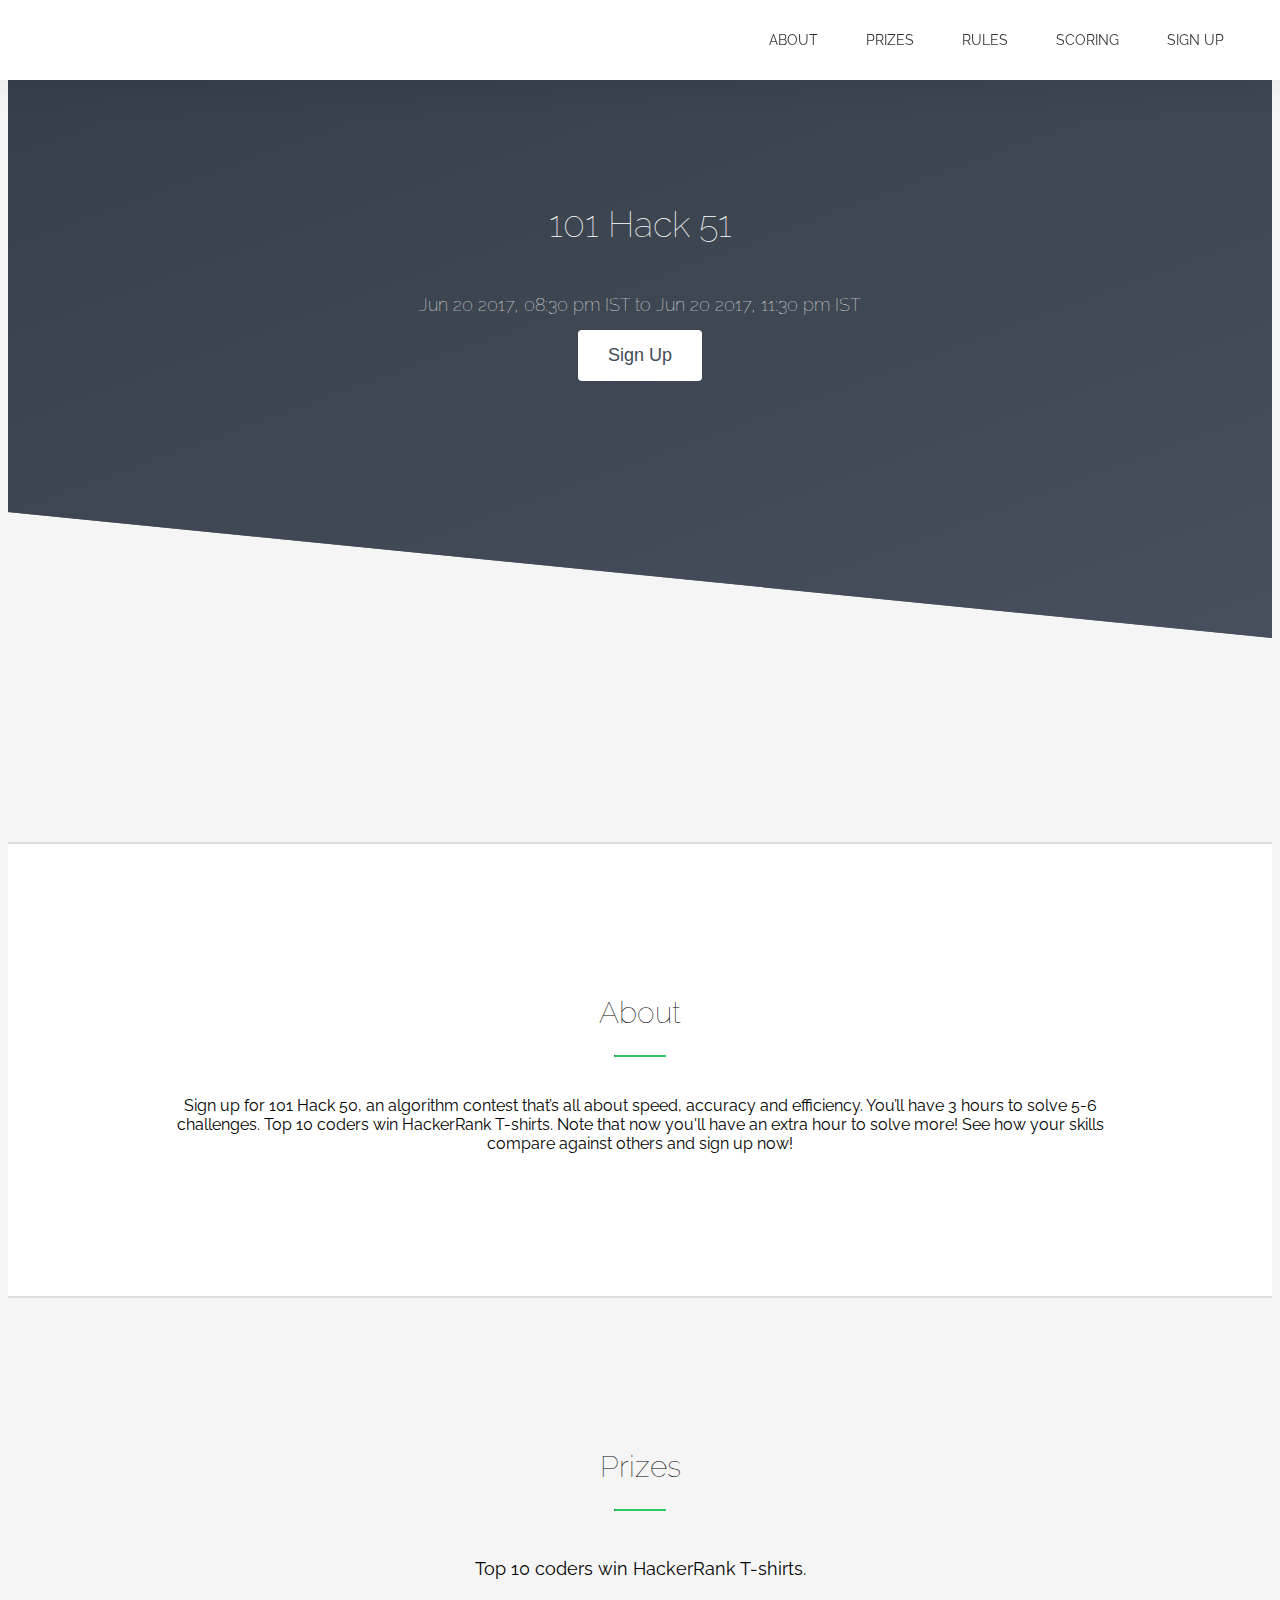
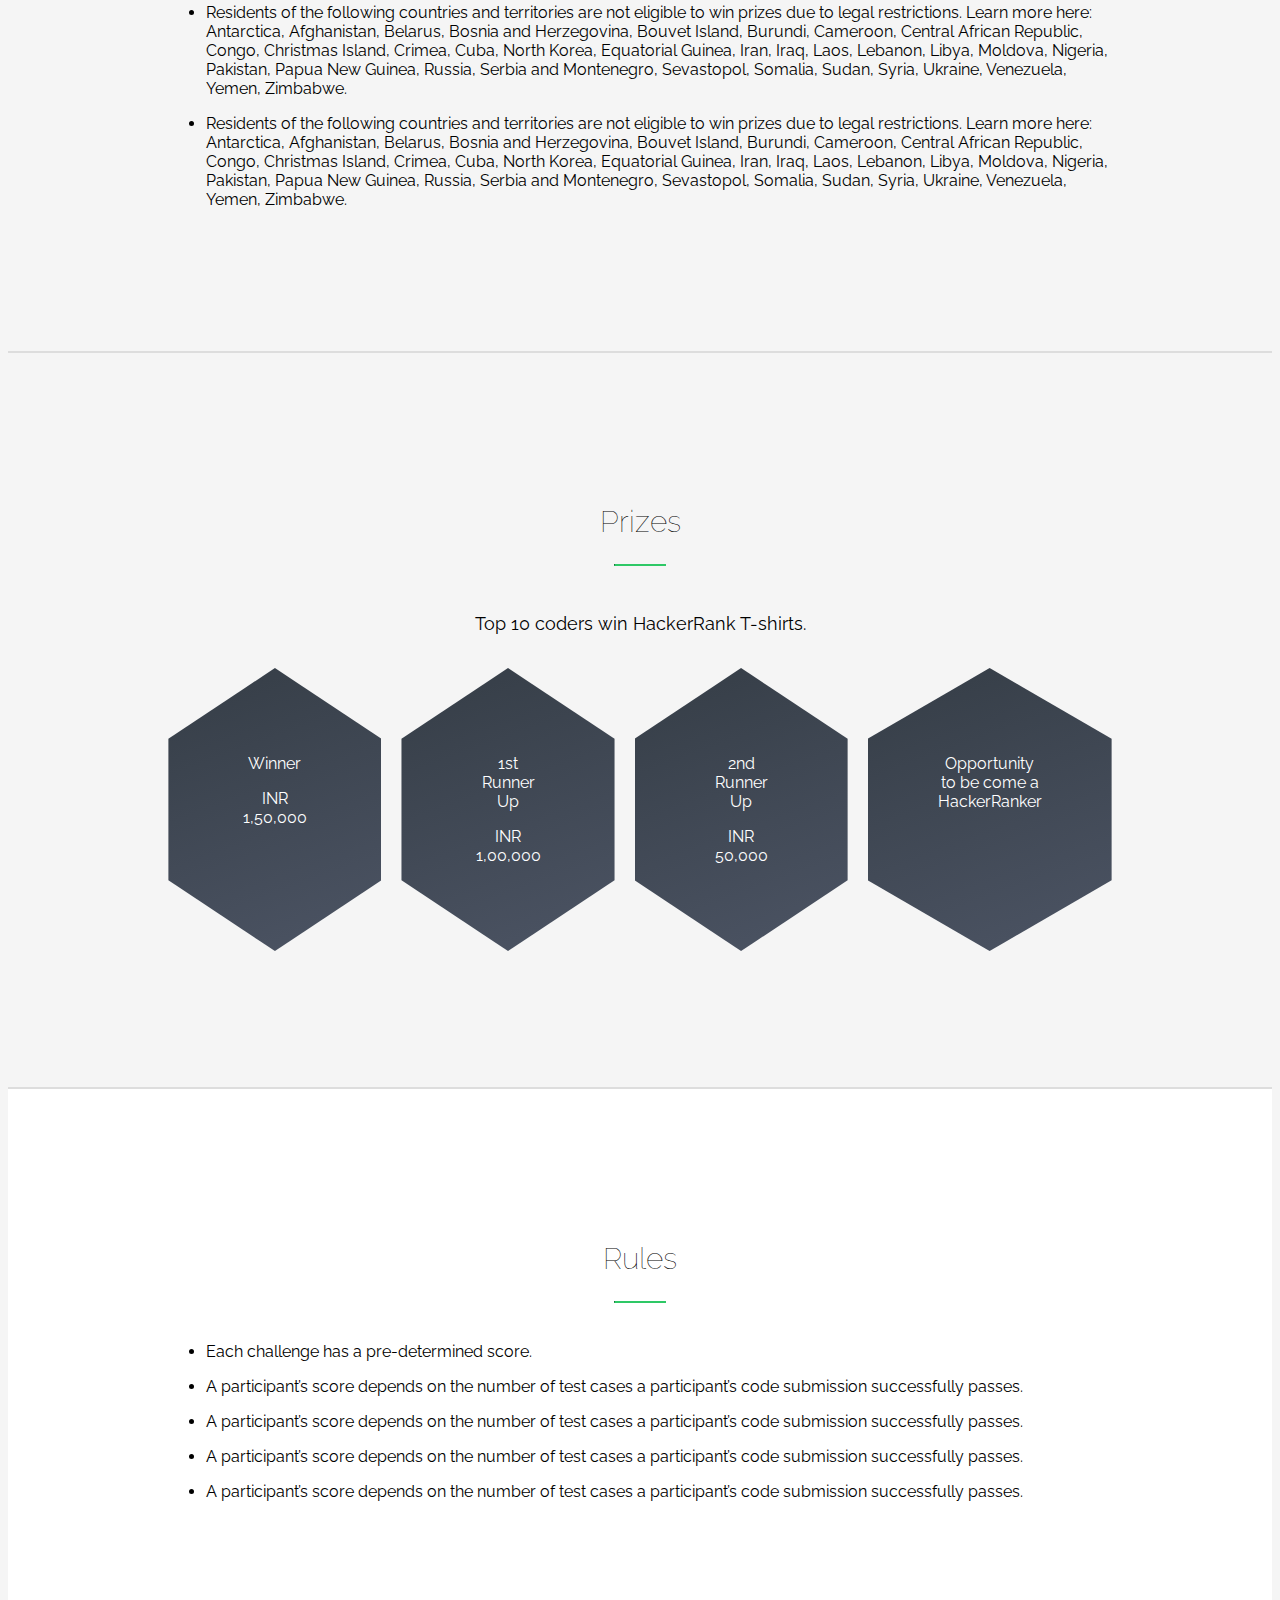
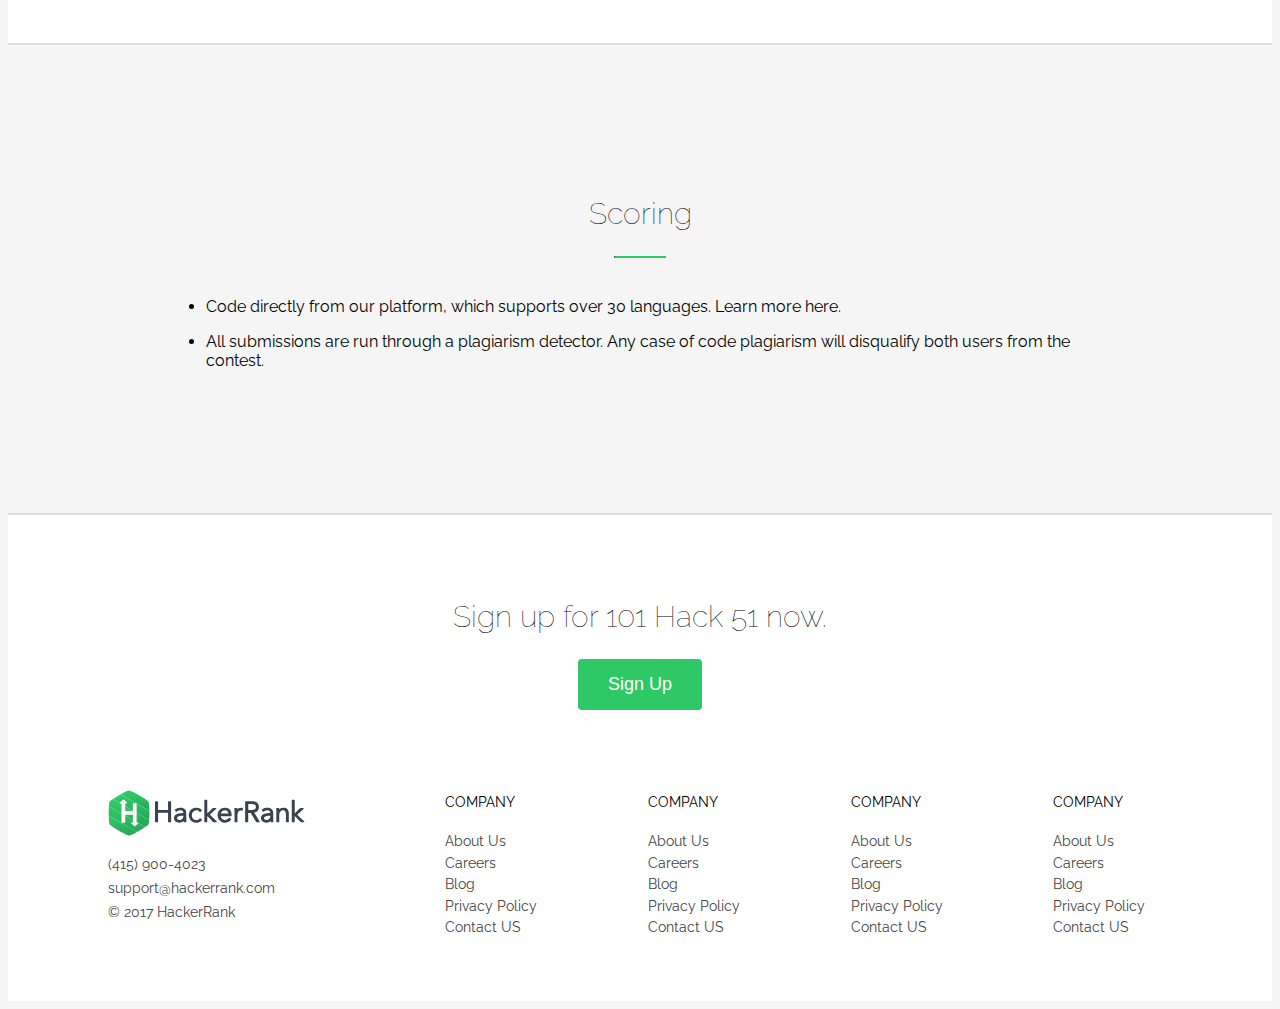
<file: index9.html>
<!doctype html>
<html amp lang="en">
<head>
  <meta charset="utf-8">
  <script async src="https://cdn.ampproject.org/v0.js"></script>
  <script async custom-element="amp-sidebar" src="https://cdn.ampproject.org/v0/amp-sidebar-0.1.js"></script>
  <script async custom-element="amp-accordion" src="https://cdn.ampproject.org/v0/amp-accordion-0.1.js"></script>
  <script async custom-element="amp-analytics" src="https://cdn.ampproject.org/v0/amp-analytics-0.1.js"></script>
  <script async custom-element="amp-install-serviceworker" src="https://cdn.ampproject.org/v0/amp-install-serviceworker-0.1.js"></script>
  <script async custom-element="amp-iframe" src="https://cdn.ampproject.org/v0/amp-iframe-0.1.js"></script>
  <script async custom-element="amp-form" src="https://cdn.ampproject.org/v0/amp-form-0.1.js"></script>
  <title>Hello, AMPs</title>
  <link rel="canonical" href="http://example.ampproject.org/article-metadata.html" />
  <meta name="viewport" content="width=device-width,minimum-scale=1,initial-scale=1">

  <meta name="title" content="">
  <meta name="keywords" content="">
  <meta name="description" content="">

  <meta name="publisher" content="">
  <meta name="copyright" content="">
  <link rel="canonical" href="" />






  <meta property="fb:app_id" content="" />
  <meta property="og:title" content="">
  <meta property="og:type" content="website">
  <meta property="og:url" content="">

  <meta property="og:image" content="">

  <meta property="og:description" content="">
  <meta property="og:site_name" content="" />
  <meta name="mobile-web-app-capable" content="yes">
  <link rel="shortcut icon" href="">

  <link rel="manifest" href="manifest.json">

  <script type="application/ld+json">
    {
      "@context": "http://schema.org",
      "@type": "NewsArticle",
      "headline": "Open-source framework for publishing content",
      "datePublished": "2015-10-07T12:02:41Z",
      "image": [
      "logo.jpg"
      ]
    }
  </script>
  <link href="https://fonts.googleapis.com/css?family=Raleway" rel="stylesheet">
  <style amp-boilerplate>body{-webkit-animation:-amp-start 8s steps(1,end) 0s 1 normal both;-moz-animation:-amp-start 8s steps(1,end) 0s 1 normal both;-ms-animation:-amp-start 8s steps(1,end) 0s 1 normal both;animation:-amp-start 8s steps(1,end) 0s 1 normal both}@-webkit-keyframes -amp-start{from{visibility:hidden}to{visibility:visible}}@-moz-keyframes -amp-start{from{visibility:hidden}to{visibility:visible}}@-ms-keyframes -amp-start{from{visibility:hidden}to{visibility:visible}}@-o-keyframes -amp-start{from{visibility:hidden}to{visibility:visible}}@keyframes -amp-start{from{visibility:hidden}to{visibility:visible}}</style><noscript><style amp-boilerplate>body{-webkit-animation:none;-moz-animation:none;-ms-animation:none;animation:none}</style></noscript>


  <style amp-custom>

    header #nav-cta::before{
      box-shadow: 0 0 0px 0 rgba(0, 0, 0, 0.1);
    }


    /** Flex grid CSS  */

    .container,.container-fluid{margin-right:auto;margin-left:auto}.container-fluid{padding-right:2rem;padding-left:2rem}.row{box-sizing:border-box;display:-webkit-box;display:-ms-flexbox;display:flex;-webkit-box-flex:0;-ms-flex:0 1 auto;flex:0 1 auto;-webkit-box-orient:horizontal;-webkit-box-direction:normal;-ms-flex-direction:row;flex-direction:row;-ms-flex-wrap:wrap;flex-wrap:wrap;margin-right:-.5rem;margin-left:-.5rem}.row.reverse{-webkit-box-orient:horizontal;-webkit-box-direction:reverse;-ms-flex-direction:row-reverse;flex-direction:row-reverse}.col.reverse{-webkit-box-orient:vertical;-webkit-box-direction:reverse;-ms-flex-direction:column-reverse;flex-direction:column-reverse}.col-xs,.col-xs-1,.col-xs-10,.col-xs-11,.col-xs-12,.col-xs-2,.col-xs-3,.col-xs-4,.col-xs-5,.col-xs-6,.col-xs-7,.col-xs-8,.col-xs-9,.col-xs-offset-0,.col-xs-offset-1,.col-xs-offset-10,.col-xs-offset-11,.col-xs-offset-12,.col-xs-offset-2,.col-xs-offset-3,.col-xs-offset-4,.col-xs-offset-5,.col-xs-offset-6,.col-xs-offset-7,.col-xs-offset-8,.col-xs-offset-9{box-sizing:border-box;-webkit-box-flex:0;-ms-flex:0 0 auto;flex:0 0 auto;padding-right:.5rem;padding-left:.5rem}.col-xs{-webkit-box-flex:1;-ms-flex-positive:1;flex-grow:1;-ms-flex-preferred-size:0;flex-basis:0;max-width:100%}.col-xs-1{-ms-flex-preferred-size:8.33333333%;flex-basis:8.33333333%;max-width:8.33333333%}.col-xs-2{-ms-flex-preferred-size:16.66666667%;flex-basis:16.66666667%;max-width:16.66666667%}.col-xs-3{-ms-flex-preferred-size:25%;flex-basis:25%;max-width:25%}.col-xs-4{-ms-flex-preferred-size:33.33333333%;flex-basis:33.33333333%;max-width:33.33333333%}.col-xs-5{-ms-flex-preferred-size:41.66666667%;flex-basis:41.66666667%;max-width:41.66666667%}.col-xs-6{-ms-flex-preferred-size:50%;flex-basis:50%;max-width:50%}.col-xs-7{-ms-flex-preferred-size:58.33333333%;flex-basis:58.33333333%;max-width:58.33333333%}.col-xs-8{-ms-flex-preferred-size:66.66666667%;flex-basis:66.66666667%;max-width:66.66666667%}.col-xs-9{-ms-flex-preferred-size:75%;flex-basis:75%;max-width:75%}.col-xs-10{-ms-flex-preferred-size:83.33333333%;flex-basis:83.33333333%;max-width:83.33333333%}.col-xs-11{-ms-flex-preferred-size:91.66666667%;flex-basis:91.66666667%;max-width:91.66666667%}.col-xs-12{-ms-flex-preferred-size:100%;flex-basis:100%;max-width:100%}.col-xs-offset-0{margin-left:0}.col-xs-offset-1{margin-left:8.33333333%}.col-xs-offset-2{margin-left:16.66666667%}.col-xs-offset-3{margin-left:25%}.col-xs-offset-4{margin-left:33.33333333%}.col-xs-offset-5{margin-left:41.66666667%}.col-xs-offset-6{margin-left:50%}.col-xs-offset-7{margin-left:58.33333333%}.col-xs-offset-8{margin-left:66.66666667%}.col-xs-offset-9{margin-left:75%}.col-xs-offset-10{margin-left:83.33333333%}.col-xs-offset-11{margin-left:91.66666667%}.start-xs{-webkit-box-pack:start;-ms-flex-pack:start;justify-content:flex-start;text-align:start}.center-xs{-webkit-box-pack:center;-ms-flex-pack:center;justify-content:center;text-align:center}.end-xs{-webkit-box-pack:end;-ms-flex-pack:end;justify-content:flex-end;text-align:end}.top-xs{-webkit-box-align:start;-ms-flex-align:start;align-items:flex-start}.middle-xs{-webkit-box-align:center;-ms-flex-align:center;align-items:center}.bottom-xs{-webkit-box-align:end;-ms-flex-align:end;align-items:flex-end}.around-xs{-ms-flex-pack:distribute;justify-content:space-around}.between-xs{-webkit-box-pack:justify;-ms-flex-pack:justify;justify-content:space-between}.first-xs{-webkit-box-ordinal-group:0;-ms-flex-order:-1;order:-1}.last-xs{-webkit-box-ordinal-group:2;-ms-flex-order:1;order:1}@media only screen and (min-width:48em){.container{width:49rem}.col-sm,.col-sm-1,.col-sm-10,.col-sm-11,.col-sm-12,.col-sm-2,.col-sm-3,.col-sm-4,.col-sm-5,.col-sm-6,.col-sm-7,.col-sm-8,.col-sm-9,.col-sm-offset-0,.col-sm-offset-1,.col-sm-offset-10,.col-sm-offset-11,.col-sm-offset-12,.col-sm-offset-2,.col-sm-offset-3,.col-sm-offset-4,.col-sm-offset-5,.col-sm-offset-6,.col-sm-offset-7,.col-sm-offset-8,.col-sm-offset-9{box-sizing:border-box;-webkit-box-flex:0;-ms-flex:0 0 auto;flex:0 0 auto;padding-right:.5rem;padding-left:.5rem}.col-sm{-webkit-box-flex:1;-ms-flex-positive:1;flex-grow:1;-ms-flex-preferred-size:0;flex-basis:0;max-width:100%}.col-sm-1{-ms-flex-preferred-size:8.33333333%;flex-basis:8.33333333%;max-width:8.33333333%}.col-sm-2{-ms-flex-preferred-size:16.66666667%;flex-basis:16.66666667%;max-width:16.66666667%}.col-sm-3{-ms-flex-preferred-size:25%;flex-basis:25%;max-width:25%}.col-sm-4{-ms-flex-preferred-size:33.33333333%;flex-basis:33.33333333%;max-width:33.33333333%}.col-sm-5{-ms-flex-preferred-size:41.66666667%;flex-basis:41.66666667%;max-width:41.66666667%}.col-sm-6{-ms-flex-preferred-size:50%;flex-basis:50%;max-width:50%}.col-sm-7{-ms-flex-preferred-size:58.33333333%;flex-basis:58.33333333%;max-width:58.33333333%}.col-sm-8{-ms-flex-preferred-size:66.66666667%;flex-basis:66.66666667%;max-width:66.66666667%}.col-sm-9{-ms-flex-preferred-size:75%;flex-basis:75%;max-width:75%}.col-sm-10{-ms-flex-preferred-size:83.33333333%;flex-basis:83.33333333%;max-width:83.33333333%}.col-sm-11{-ms-flex-preferred-size:91.66666667%;flex-basis:91.66666667%;max-width:91.66666667%}.col-sm-12{-ms-flex-preferred-size:100%;flex-basis:100%;max-width:100%}.col-sm-offset-0{margin-left:0}.col-sm-offset-1{margin-left:8.33333333%}.col-sm-offset-2{margin-left:16.66666667%}.col-sm-offset-3{margin-left:25%}.col-sm-offset-4{margin-left:33.33333333%}.col-sm-offset-5{margin-left:41.66666667%}.col-sm-offset-6{margin-left:50%}.col-sm-offset-7{margin-left:58.33333333%}.col-sm-offset-8{margin-left:66.66666667%}.col-sm-offset-9{margin-left:75%}.col-sm-offset-10{margin-left:83.33333333%}.col-sm-offset-11{margin-left:91.66666667%}.start-sm{-webkit-box-pack:start;-ms-flex-pack:start;justify-content:flex-start;text-align:start}.center-sm{-webkit-box-pack:center;-ms-flex-pack:center;justify-content:center;text-align:center}.end-sm{-webkit-box-pack:end;-ms-flex-pack:end;justify-content:flex-end;text-align:end}.top-sm{-webkit-box-align:start;-ms-flex-align:start;align-items:flex-start}.middle-sm{-webkit-box-align:center;-ms-flex-align:center;align-items:center}.bottom-sm{-webkit-box-align:end;-ms-flex-align:end;align-items:flex-end}.around-sm{-ms-flex-pack:distribute;justify-content:space-around}.between-sm{-webkit-box-pack:justify;-ms-flex-pack:justify;justify-content:space-between}.first-sm{-webkit-box-ordinal-group:0;-ms-flex-order:-1;order:-1}.last-sm{-webkit-box-ordinal-group:2;-ms-flex-order:1;order:1}}@media only screen and (min-width:64em){.container{width:65rem}.col-md,.col-md-1,.col-md-10,.col-md-11,.col-md-12,.col-md-2,.col-md-3,.col-md-4,.col-md-5,.col-md-6,.col-md-7,.col-md-8,.col-md-9,.col-md-offset-0,.col-md-offset-1,.col-md-offset-10,.col-md-offset-11,.col-md-offset-12,.col-md-offset-2,.col-md-offset-3,.col-md-offset-4,.col-md-offset-5,.col-md-offset-6,.col-md-offset-7,.col-md-offset-8,.col-md-offset-9{box-sizing:border-box;-webkit-box-flex:0;-ms-flex:0 0 auto;flex:0 0 auto;padding-right:.5rem;padding-left:.5rem}.col-md{-webkit-box-flex:1;-ms-flex-positive:1;flex-grow:1;-ms-flex-preferred-size:0;flex-basis:0;max-width:100%}.col-md-1{-ms-flex-preferred-size:8.33333333%;flex-basis:8.33333333%;max-width:8.33333333%}.col-md-2{-ms-flex-preferred-size:16.66666667%;flex-basis:16.66666667%;max-width:16.66666667%}.col-md-3{-ms-flex-preferred-size:25%;flex-basis:25%;max-width:25%}.col-md-4{-ms-flex-preferred-size:33.33333333%;flex-basis:33.33333333%;max-width:33.33333333%}.col-md-5{-ms-flex-preferred-size:41.66666667%;flex-basis:41.66666667%;max-width:41.66666667%}.col-md-6{-ms-flex-preferred-size:50%;flex-basis:50%;max-width:50%}.col-md-7{-ms-flex-preferred-size:58.33333333%;flex-basis:58.33333333%;max-width:58.33333333%}.col-md-8{-ms-flex-preferred-size:66.66666667%;flex-basis:66.66666667%;max-width:66.66666667%}.col-md-9{-ms-flex-preferred-size:75%;flex-basis:75%;max-width:75%}.col-md-10{-ms-flex-preferred-size:83.33333333%;flex-basis:83.33333333%;max-width:83.33333333%}.col-md-11{-ms-flex-preferred-size:91.66666667%;flex-basis:91.66666667%;max-width:91.66666667%}.col-md-12{-ms-flex-preferred-size:100%;flex-basis:100%;max-width:100%}.col-md-offset-0{margin-left:0}.col-md-offset-1{margin-left:8.33333333%}.col-md-offset-2{margin-left:16.66666667%}.col-md-offset-3{margin-left:25%}.col-md-offset-4{margin-left:33.33333333%}.col-md-offset-5{margin-left:41.66666667%}.col-md-offset-6{margin-left:50%}.col-md-offset-7{margin-left:58.33333333%}.col-md-offset-8{margin-left:66.66666667%}.col-md-offset-9{margin-left:75%}.col-md-offset-10{margin-left:83.33333333%}.col-md-offset-11{margin-left:91.66666667%}.start-md{-webkit-box-pack:start;-ms-flex-pack:start;justify-content:flex-start;text-align:start}.center-md{-webkit-box-pack:center;-ms-flex-pack:center;justify-content:center;text-align:center}.end-md{-webkit-box-pack:end;-ms-flex-pack:end;justify-content:flex-end;text-align:end}.top-md{-webkit-box-align:start;-ms-flex-align:start;align-items:flex-start}.middle-md{-webkit-box-align:center;-ms-flex-align:center;align-items:center}.bottom-md{-webkit-box-align:end;-ms-flex-align:end;align-items:flex-end}.around-md{-ms-flex-pack:distribute;justify-content:space-around}.between-md{-webkit-box-pack:justify;-ms-flex-pack:justify;justify-content:space-between}.first-md{-webkit-box-ordinal-group:0;-ms-flex-order:-1;order:-1}.last-md{-webkit-box-ordinal-group:2;-ms-flex-order:1;order:1}}@media only screen and (min-width:75em){.container{width:76rem}.col-lg,.col-lg-1,.col-lg-10,.col-lg-11,.col-lg-12,.col-lg-2,.col-lg-3,.col-lg-4,.col-lg-5,.col-lg-6,.col-lg-7,.col-lg-8,.col-lg-9,.col-lg-offset-0,.col-lg-offset-1,.col-lg-offset-10,.col-lg-offset-11,.col-lg-offset-12,.col-lg-offset-2,.col-lg-offset-3,.col-lg-offset-4,.col-lg-offset-5,.col-lg-offset-6,.col-lg-offset-7,.col-lg-offset-8,.col-lg-offset-9{box-sizing:border-box;-webkit-box-flex:0;-ms-flex:0 0 auto;flex:0 0 auto;padding-right:.5rem;padding-left:.5rem}.col-lg{-webkit-box-flex:1;-ms-flex-positive:1;flex-grow:1;-ms-flex-preferred-size:0;flex-basis:0;max-width:100%}.col-lg-1{-ms-flex-preferred-size:8.33333333%;flex-basis:8.33333333%;max-width:8.33333333%}.col-lg-2{-ms-flex-preferred-size:16.66666667%;flex-basis:16.66666667%;max-width:16.66666667%}.col-lg-3{-ms-flex-preferred-size:25%;flex-basis:25%;max-width:25%}.col-lg-4{-ms-flex-preferred-size:33.33333333%;flex-basis:33.33333333%;max-width:33.33333333%}.col-lg-5{-ms-flex-preferred-size:41.66666667%;flex-basis:41.66666667%;max-width:41.66666667%}.col-lg-6{-ms-flex-preferred-size:50%;flex-basis:50%;max-width:50%}.col-lg-7{-ms-flex-preferred-size:58.33333333%;flex-basis:58.33333333%;max-width:58.33333333%}.col-lg-8{-ms-flex-preferred-size:66.66666667%;flex-basis:66.66666667%;max-width:66.66666667%}.col-lg-9{-ms-flex-preferred-size:75%;flex-basis:75%;max-width:75%}.col-lg-10{-ms-flex-preferred-size:83.33333333%;flex-basis:83.33333333%;max-width:83.33333333%}.col-lg-11{-ms-flex-preferred-size:91.66666667%;flex-basis:91.66666667%;max-width:91.66666667%}.col-lg-12{-ms-flex-preferred-size:100%;flex-basis:100%;max-width:100%}.col-lg-offset-0{margin-left:0}.col-lg-offset-1{margin-left:8.33333333%}.col-lg-offset-2{margin-left:16.66666667%}.col-lg-offset-3{margin-left:25%}.col-lg-offset-4{margin-left:33.33333333%}.col-lg-offset-5{margin-left:41.66666667%}.col-lg-offset-6{margin-left:50%}.col-lg-offset-7{margin-left:58.33333333%}.col-lg-offset-8{margin-left:66.66666667%}.col-lg-offset-9{margin-left:75%}.col-lg-offset-10{margin-left:83.33333333%}.col-lg-offset-11{margin-left:91.66666667%}.start-lg{-webkit-box-pack:start;-ms-flex-pack:start;justify-content:flex-start;text-align:start}.center-lg{-webkit-box-pack:center;-ms-flex-pack:center;justify-content:center;text-align:center}.end-lg{-webkit-box-pack:end;-ms-flex-pack:end;justify-content:flex-end;text-align:end}.top-lg{-webkit-box-align:start;-ms-flex-align:start;align-items:flex-start}.middle-lg{-webkit-box-align:center;-ms-flex-align:center;align-items:center}.bottom-lg{-webkit-box-align:end;-ms-flex-align:end;align-items:flex-end}.around-lg{-ms-flex-pack:distribute;justify-content:space-around}.between-lg{-webkit-box-pack:justify;-ms-flex-pack:justify;justify-content:space-between}.first-lg{-webkit-box-ordinal-group:0;-ms-flex-order:-1;order:-1}.last-lg{-webkit-box-ordinal-group:2;-ms-flex-order:1;order:1}}


 /**
  * Custom Css layout
  */

  * {
    -webkit-transition: .5s ease-out;
    -moz-transition: .5s ease-out;
    -o-transition: .5s ease-out;
    transition: .5s ease-out;
    list-style: none;
  }
  body::-webkit-scrollbar {
    width: 7px;
  }

  body::-webkit-scrollbar-track {
    -webkit-box-shadow: inset 0 0 6px rgba(0,0,0,0.3);
  }

  body::-webkit-scrollbar-thumb {
    background-color: #2ec866;
    border-radius:3px;
  }

  body::-webkit-scrollbar-thumb:hover{
    background-color:#2ec866;
    border:1px solid #2192a7;
  }
  body::-webkit-scrollbar-thumb:active{
    background-color:#08a240;
    border:1px solid #155965;
  }


  body {
    font-family: Raleway,sans-serif;
    background-color: #f5f5f5;
  }


  hr {
    margin-top: 10px;
    margin-bottom: 23px;
    border-top: 1px solid #eee;
  }
  hr.primary {
    border-color: #2ec866;
  }

  hr.primary, hr.primary-white {
    max-width: 50px;

  }
  h1 { font-size: 2.25em; }
  h2 { font-size: 1.875em; }
  h3 { font-size: 1.5em; }
  h4 { font-size: 1.125em; }
  h5 { font-size: .875em; }
  h6 { font-size: .75em; }
  h1, h2, h3, h4, h5, h6 {
    font-weight: 100;
  }
  li {
    list-style-type: disc;
  }

  #top {

    background-image: linear-gradient(160deg,#353d46 0,#4c5464);
    clip-path: polygon(100% 100%,100% 0,-400% 0);
    background-attachment: fixed;

    width: 100%;

    position: relative;
    background-color: #65686b;
    background-position: center;
    -webkit-background-size: cover;
    -moz-background-size: cover;
    background-size: cover;
  }


  #top-content
  {
    position: absolute;

    top: 20vh;
    left: 0;
    text-align: center;
    width: 100%;
  }

  #top-content > h1, #top-content > h2, #top-content > h3 , #top-content > h4
  {
    color: #fff;
    padding: 15px 50px;
    margin: auto;

  }
  #one, #three, footer {
    background-color: #fff;
  }

  .top-img
  {
    height: 200px;
    width: 195px;
    margin: auto;
  }
  .text-center {
    text-align: center;
  }


  @media (min-width: 414px)
  {


    #top
    {
      height: 70vh;
    }

    section {
      padding: 10%;
      border-bottom: 2px solid #dddddd;
    }



  }

  @media (max-width: 414px)
  {

    #top
    {
      height: 80vh;
    }

    section {
      padding: 0%;
      border-bottom: 2px solid #dddddd;
    }

  }

  #bottom-cta {
    background-color: #fff;
    padding: 60px;
  }


  footer {
    padding-bottom: 60px;
  }

  footer p {
    margin: 3% 0;
    font-size: 14px;
    color: #444;
  }
  footer p a {
    color: #444;
  }

  footer .branding {
    background: url(" [data-uri]%[base64]%[base64]%[base64]%2BDQoJCQkJCTxzdG9wICBvZmZzZXQ9IjAiIHN0eWxlPSJzdG9wLWNvbG9yOiMyNUE1NTkiLz4NCgkJCQkJPHN0b3AgIG9mZnNldD0iMSIgc3R5bGU9InN0b3AtY29sb3I6IzMwQ0U2OCIvPg0KCQkJCTwvbGluZWFyR3JhZGllbnQ%[base64]%[base64]%[base64]%[base64]%[base64]%2BDQoJCQk8L2c%[base64]%2BDQoJCQk8L2ltYWdlPg0KCQkJPGc%[base64]%2BDQo8L2c%2BDQo8L3N2Zz4NCg%3D%3D") no-repeat;
    width: 200px;
    height: 46px;
    margin: 20px 0px;
  }

  /**
   * Button Css
   */


   .btn {
    border: none;
    outline: none;
    cursor: pointer;
    padding: 15px 30px;
    border-radius: 4px;
    /*box-shadow: 2px 2px 4px rgba(0, 0, 0, .4);*/
    border: #dbdbdb;
    color: #fff;
  }
/*.btn:hover {
transform: translateY(-2px);
 box-shadow: 0 4px 8px 0 rgba(0,0,0,.4);
}*/
/* Ripple magic */
.btn{
  position: relative;
  overflow: hidden;
}



.btn-default {
  background: #fff;
}

.btn-primary {
  background: #4691f6;

}
.btn-success{
  background: #2ec866;
}
.btn-success:hover{
  background: #26a655;
}
.btn-default:hover {
  background: #f5f5f5;
}
.btn-success-color {
  color: #27ac58;
}
.btn-default-color {
  color: #424a56;
}

.btn-lg {
  font-size: 18px;
}
.btn-md {
  font-size: 16px;
}
.btn-sm {
  font-size: 14px;
}
/**
 * Hexgon css
 */
  .hexagons div {
    background-image: linear-gradient(160deg,#353d46 0,#4c5464);
     color: #fff;
    text-align: center;
    padding: 70px;
    clip-path: polygon(50% 0%, 100% 25%, 100% 75%, 50% 100%, 0% 75%, 0% 25%);
    margin: 10px;
  }
  /**
   * Clock css
   */

   #clock {
    background-color: #f5f5f5;
    text-align: center;
     border-bottom: 2px solid #dddddd;


  }

  .hamburger:focus {
    outline: none;
  }

  #clock .clock-iframe {
    width: 100%;
    height: 200px;
  }
  .close-button {
    outline: none;
    cursor: pointer;
  }






/**
 * Custom css material Theme
 */


 .header .tab .list-container>ul li.has-sublist::after,
 .language .current::after,
 amp-sidebar .language .current::after,
 amp-sidebar .has-sub-level::after,
 footer .footer-image.twitter,
 footer .footer-image.wordpress,
 footer .footer-image.youtube {
  display: inline-block;
  background-size: 100px 74px
}








amp-sidebar {
  background: #fff;
  width: 100vw
}

amp-sidebar .submenu {
  background: #fff;
  bottom: 0;
  box-shadow: 0 3px 20px 0 rgba(0, 0, 0, 0.075);
  left: 0;
  position: fixed;
  right: 0;
  top: 0;
  transform: translateX(100%);
  transition: transform 233ms cubic-bezier(0, 0, 0.21, 1)
}

amp-sidebar input:checked+.submenu {
  transform: translateX(0)
}

amp-sidebar input[type="checkbox"] {
  position: absolute;
  visibility: hidden
}

amp-sidebar .menu-item {
  border-bottom: solid 1px #ededed;
  color: #000;
  display: block;
  position: relative;
  text-transform: none
}

amp-sidebar .menu-item:hover {
  background: #f9f9f9
}

amp-sidebar .item-layer-1 {
  font-size: 25px;
  font-weight: 100;
  line-height: 34px;
  padding: 20px 25px 20px 15px
}

amp-sidebar .item-layer-2,
amp-sidebar .item-layer-3 {
  font-size: 18px;
  font-weight: 300;
  line-height: 26px;
  padding: 15px 35px 15px 25px
}

amp-sidebar .menu-layer::after {
  background: #2ec866;
  bottom: 0;
  content: '';
  position: absolute;
  right: 0;
  top: 0;
  width: 13px
}

amp-sidebar .menu-layer .items {
  left: 0;
  overflow-x: hidden;
  overflow-y: scroll;
  position: absolute;
  right: 0
}

amp-sidebar .menu-layer.primary {
  height: 100%;
  position: relative
}

amp-sidebar .menu-layer.primary .items {
  bottom: 80px;
  top: 60px
}

amp-sidebar .menu-layer.secondary {
  z-index: 2
}

amp-sidebar .menu-layer.tertiary {
  z-index: 3
}

amp-sidebar .menu-layer.secondary .items,
amp-sidebar .menu-layer.tertiary .items {
  bottom: 0;
  top: 85px
}

amp-sidebar .has-sub-level::after {
  width: 15.53px;
  height: 8.3px;
  background-position: -84px -15.71px;
  content: '';
  height: 12px;
  position: absolute;
  right: 35px;
  top: calc(50% - 6px);
  transform: rotate(90deg) scale(0.75);
  width: 16px
}

amp-sidebar .close-button {
  background: url("https://www.ampproject.org/static/img/symbols/close.svg") no-repeat center/18px transparent;
  border: 0;
  height: 58px;
  position: absolute;
  right: 13px;
  top: 0;
  width: 68px
}

amp-sidebar .return-button {
  color: #b3b3b3;
  font-weight: 300;
  left: 25px;
  position: absolute;
  top: 22px
}

amp-sidebar .return-button::before {
  border: 0;
  content: '';
  display: inline-block;
  height: 11px;
  margin-right: 5px;
  position: relative;
  top: 1px;
  width: 7px
}

.rtl amp-sidebar .item-layer-1 {
  padding: 30px 35px
}

.rtl amp-sidebar .has-sub-level::after {
  left: 35px;
  right: auto;
  transform: rotate(-90deg) scale(0.75)
}

.rtl amp-sidebar .return-button::before {
  margin: 0 5px;
  transform: rotate(180deg)
}

.rtl amp-sidebar .submenu {
  transform: translateX(-100%)
}

a {
  color: #1c79c0;
  position: relative;
  text-decoration: none
}

a.underlined::before,
.card-container.grid .card-link p::before {
  background: linear-gradient(to right, #0389ff, #0dd3ff);
  bottom: -3px;
  content: '';
  left: 0;
  height: 1px;
  position: absolute;
  right: 0
}

a.underlined.cta,
.card-container.grid .card-link p.cta {
  overflow: hidden
}

a.underlined.cta::before,
.card-container.grid .card-link p.cta::before {
  bottom: -5px;
  height: 2px
}

a.underlined.cta:hover::before,
.card-container.grid .card-link p.cta:hover::before {
  animation: 0.5s 1 cta-line
}

@media only screen and (max-width: 956px) {
  a {
    font-size: 14px
  }
}


.header {
  backface-visibility: hidden;
  background-color: #fff;
  box-shadow: 0 0 40px 0 rgba(0, 0, 0, 0.1);
  font-size: 14px;
  font-weight: 300;
  transform: translateZ(0)
}

.header.fixed {
  left: 0;
  position: fixed;
  top: 0;
  transform: translateY(0%);
  transition: all .4s ease;
  width: 100%;
  z-index: 1000
}

.header .nav-container,
.header .left-nav,
.header .alt,
.header .tabs {
  display: flex
}

.header .nav-container {
  justify-content: space-between;
  position: relative
}

.header .left-nav,
.header .alt {
  justify-content: flex-start
}

.header .left-nav {
  align-items: center;
  font-size: 20px;
  font-weight: 300;
  margin-left: 0
}

.header .left-nav .header-title {
  background: url("https://hrcdn.net/hackerrank/assets/brand/h_mark_sm-05bceb881aa02b72d688d21db01df5d8.png") no-repeat center;
  color: #0379c4;
  margin: 0;
  padding: 40px 40px 40px 60px;
  text-transform: none;
  white-space: nowrap;
  width: auto
}

.header .left-nav .header-title::after,
.header .left-nav .header-title::before {
  display: none
}

.header .alt,
.header .tabs {
  align-items: stretch
}

.header .alt {
  padding: 0
}

.header .alt.right {
  font-size: 15px
}

.header .tabs {
  justify-content: center;
  margin-left: 60px
}

.header .tab {
  color: #333;
  font-weight: 400;
  margin: 0 4px;
  padding: 6px;
  position: relative;
  transition: .1s ease color
}

.header .tab::after {
  background: linear-gradient(to right, #1c79c0, #0389ff, #0dd3ff);
  bottom: 0;
  content: '';
  height: 3px;
  left: 20px;
  margin: auto;
  opacity: 0;
  position: absolute;
  right: 20px;
  transition: .1s ease opacity
}

.header .tab:hover,
.header .tab.active {
  color: #1c79c0
}

.header .tab.active::after {
  opacity: 1
}

.header .tab.active:hover::after {
  opacity: 0
}

.header .tab.hamburger {
  align-self: center;
  background: url("https://www.ampproject.org/static/img/hamburger.svg") no-repeat center/30px 24px transparent;

  border: 0;
  cursor: pointer;
  display: none;
  height: 40px;
  margin: 0;
  padding: 0;
  width: 40px
}

.header .tab {
  padding: 6px 20px
}

.header .tab::before {
  bottom: 0;
  box-shadow: 0 0 40px 0 rgba(0, 0, 0, 0.1);
  content: '';
  left: -10px;
  opacity: 0;
  position: absolute;
  right: -10px;
  top: 0px;
  transition: opacity .2s ease-out
}

.header .tab>a {
  font-size: 14px;
  line-height: 30px;
  text-transform: uppercase;
  color: inherit;
  position: relative;
  top: 19px
}

.tab+#nav-cta{

  background-color: #2ec866;
}
.tab+#nav-cta{

  color: white;
}

.header .tab .list-container>ul,
.header .tab .sublist {
  list-style: none
}

.header .tab .list-container,
.header .tab .sublist {
  opacity: 0;
  pointer-events: none;
  position: absolute
}

.header .tab .list-container {
  left: -10px;
  top: 100%;
  transition: .2s ease-out;
  z-index: -1
}

.header .tab .list-shadow {
  bottom: -50px;
  left: -50px;
  overflow: hidden;
  position: absolute;
  right: -50px;
  top: 0
}

.header .tab .list-shadow::before {
  bottom: 50px;
  box-shadow: 0 0 40px 0 rgba(0, 0, 0, 0.1);
  content: '';
  left: 50px;
  position: absolute;
  right: 50px;
  top: 0
}

.header .tab .list-container>ul {
  background: #fff;
  min-width: 250px;
  position: relative
}

.header .tab .list-container>ul li {
  box-sizing: border-box;
  position: relative
}

.header .tab .list-container>ul li.has-sublist::after {
  width: 6.12px;
  height: 11.88px;
  background-position: -84px -38.94px;
  content: '';
  position: absolute;
  right: 20px;
  top: 18px
}

.header .tab .list-container>ul li a {
  display: block;
  padding: 7.5px 30px
}

.header .tab .list-container>ul li:hover {
  background: #f8f8f8
}

.header .tab .list-container>ul li:hover .sublist {
  opacity: 1;
  pointer-events: all
}

.header .tab .list-container>ul li.external a {
  background: no-repeat right 15px center / 12px
}

.header .tab .list-container>ul li.external:hover a {
}

.header .tab .list-container>ul .sublist {
  background: #f8f8f8;
  box-shadow: 0 0 40px 0 rgba(0, 0, 0, 0.1);
  right: 0;
  top: 0;
  transform: translateX(100%);
  transition: opacity .3s
}

.header .tab .list-container>ul .sublist li:hover {
  background: white
}

.header .tab .list-container>ul .sublist li a {
  display: block;
  font-size: 14px;
  line-height: 1.3;
  padding: 15px 35px
}

.header .tab:hover::before {
  opacity: 1
}

.header .tab:hover .list-container {
  opacity: 1;
  pointer-events: all;
  z-index: 0
}

@media only screen and (min-width: 958px) {
  .header .description.desktop-up {
    display: inline-block
  }
}

@media only screen and (max-width: 956px) {
  .header .container {
    padding-right: 18px
  }
  .header .left-nav {
    flex: 1 1 auto;
    width: auto
  }
  .header .left-nav .header-title {
    margin: 0;
    padding: 30px 30px 30px 50px;
    width: auto
  }
  .header div.tab,
  .header .desktop {
    display: none
  }
  .header .tab.hamburger {
    display: inline-block
  }
}

.rtl .header .tabs {
  margin-right: 60px
}

.rtl .header .tab .list-container {
  left: auto;
  right: -10px
}

.rtl .header .tab .list-container>ul li.has-sublist::after {
  left: 20px;
  right: auto;
  transform: rotate(180deg)
}

.rtl .header .tab .list-container>ul li.external a {
  background-position: left 15px center
}

.rtl .header .tab .list-container>ul .sublist {
  left: 0;
  transform: translateX(-100%);
  right: auto
}

nav.breadcrumb {
  margin: 15px 20px;
  position: absolute;
  z-index: 2
}

nav.breadcrumb ul {
  line-height: 12px;
  list-style: none
}

nav.breadcrumb li,
nav.breadcrumb a {
  color: #959595;
  font-size: 12px;
  font-weight: 300;
  letter-spacing: 0;
  line-height: 17px;
  text-transform: none
}

nav.breadcrumb li {
  display: inline
}

nav.breadcrumb li::after {
  content: '\00bb';
  margin-left: 5px
}

nav.breadcrumb li:last-child::after {
  content: ''
}

.rtl nav li::after {
  margin-left: 0;
  margin-right: 5px
}

@media only screen and (max-width: 956px) {
  nav li,
  nav a {
    font-size: 10px
  }
}



</style>
</head>

<body>

  <amp-analytics type="googleanalytics" id="analytics-ga">
    <script type="application/json">
      {
        "vars": {
          "account": "UA-XXXXXXXX"
        },
        "triggers": {
          "trackPageview": {
            "on": "visible",
            "request": "pageview"
          }
        }
      }
    </script>
  </amp-analytics>


  <amp-sidebar id='sidebar' side='right' layout='nodisplay'>
    <form class="menu-layer primary" action="/" target="_top">
      <button type="reset" class="close-button" id="menu-button" on='tap:sidebar.toggle'></button>
      <div class="items">
       <label >
        <a class="menu-item item-layer-1 has-sub-level" href="#one">
          About
        </a>

      </label>
      <label >
       <a class="menu-item item-layer-1 has-sub-level" href="#two">
        Prizes
      </a>

    </label>
    <label>
      <a class="menu-item item-layer-1 has-sub-level" href="#three">
        Rules
      </a>

    </label>
    <label>
      <a class="menu-item item-layer-1 has-sub-level" href="#four">
        Scoring
      </a>

    </label>
    <label >
      <a class="menu-item item-layer-1 has-sub-level" href="/">
        Sign Up
      </a>

    </label>
  </div>


</form>
</amp-sidebar>

<header class="header fixed">

  <div class="container">
    <div class="nav-container">
      <div class="left-nav alt">
        <a href="/" class="tab header-title">
          <span>

          </span>
        </a>


      </div>
      <div class="right alt">

       <div class="tabs">
        <div class="tab">
          <a href="#one">About</a>

        </div>
        <div class="tab">
          <a href="#two">Prizes</a>

        </div>
        <div class="tab">
          <a href="#three">Rules</a>
        </div>
        <div class="tab">
          <a href="#four">Scoring</a>
        </div>
        <div class="tab">
          <a href="#">Sign Up</a>
        </div>
      </div>



      <button class="tab hamburger" id="menu-button" on="tap:sidebar.toggle"></button>
    </div>
  </div>
</div>
</header>




<div id="top">
  <div class="container-fluid">
    <div class="row between-xs">
     <div class="col-xs">
       <div class="box">
        <div id="top-content" class="wow bounceInUp" data-wow-delay="0.2s" data-wow-duration="1.5s">
          <h1>101 Hack 51</h1>
          <br>
          <h4>Jun 20 2017, 08:30 pm IST to Jun 20 2017, 11:30 pm IST</h4>
          <button class="btn btn-default btn-default-color btn-lg">Sign Up</button>

          <div class="container-fluid">
            <div class="row">

            </div>
          </div>
        </div>

      </div>
    </div>
  </div>
</div>
</div>

<div id="clock">
 <iframe class="clock-iframe"
 layout="responsive"
 sandbox="allow-scripts allow-same-origin allow-popups"
 frameborder="0"
 src="http://127.0.0.1:8887/clock.html?time=Sun Jun 20 2017 20:30:00 GMT+0530 (IST)">
</iframe>
</div>


<section id="one">
  <div class="container-fluid">
    <div class="row between-xs">
     <div class="col-xs">
       <div class="box">
        <div class="row center-xs">
          <div class="col-xs">
            <h2>About </h2>
            <hr class="primary"/>
          </div>

        </div>
        <p class="text-center">Sign up for 101 Hack 50, an algorithm contest that’s all about speed, accuracy and efficiency. You’ll have 3 hours to solve 5-6 challenges. Top 10 coders win HackerRank T-shirts. Note that now you'll have an extra hour to solve more! See how your skills compare against others and sign up now!</p>
      </div>
    </div>
  </div>
</div>
</section>


<section id="two">
  <div class="container-fluid">
    <div class="row between-xs">
     <div class="col-xs">
       <div class="box">
        <div class="row center-xs">
          <div class="col-xs">
            <h2>Prizes </h2>
            <hr class="primary"/>
          </div>

        </div>
        <h4 class="text-center">
          <b>Top 10 coders win HackerRank T-shirts.</b>
        </h4>
        <ul>
          <li>
            <p>
              Residents of the following countries and territories are not eligible to win prizes due to legal restrictions. Learn more here: Antarctica, Afghanistan, Belarus, Bosnia and Herzegovina, Bouvet Island, Burundi, Cameroon, Central African Republic, Congo, Christmas Island, Crimea, Cuba, North Korea, Equatorial Guinea, Iran, Iraq, Laos, Lebanon, Libya, Moldova, Nigeria, Pakistan, Papua New Guinea, Russia, Serbia and Montenegro, Sevastopol, Somalia, Sudan, Syria, Ukraine, Venezuela, Yemen, Zimbabwe.
            </p>
          </li>
          <li>
            <p>
              Residents of the following countries and territories are not eligible to win prizes due to legal restrictions. Learn more here: Antarctica, Afghanistan, Belarus, Bosnia and Herzegovina, Bouvet Island, Burundi, Cameroon, Central African Republic, Congo, Christmas Island, Crimea, Cuba, North Korea, Equatorial Guinea, Iran, Iraq, Laos, Lebanon, Libya, Moldova, Nigeria, Pakistan, Papua New Guinea, Russia, Serbia and Montenegro, Sevastopol, Somalia, Sudan, Syria, Ukraine, Venezuela, Yemen, Zimbabwe.
            </p>
          </li>
        </ul>
      </div>
    </div>
  </div>
</div>
</section>


<section id="two2">
  <div class="container-fluid">
    <div class="row between-xs">
     <div class="col-xs">
       <div class="box">
        <div class="row center-xs">
          <div class="col-xs">
            <h2>Prizes </h2>
            <hr class="primary"/>
          </div>

        </div>
        <h4 class="text-center">
          <b>Top 10 coders win HackerRank T-shirts.</b>
        </h4>

        <div class="row hexagons">
          <div class="col-xs col-sm col-md col-lg">
            <p>Winner</p>
            <p>INR 1,50,000</p>
          </div>
          <div class="col-xs col-sm col-md col-lg">
            <p>1st Runner Up</p>
            <p>INR 1,00,000</p>
          </div>
          <div class="col-xs col-sm col-md col-lg">
            <p>2nd Runner Up</p>
            <p>INR 50,000</p>
          </div>
          <div class="col-xs col-sm col-md col-lg">
            <p>Opportunity to be come a HackerRanker</p>
          </div>
        </div>

      </div>
    </div>
  </div>
</div>
</section>


<section id="three">
  <div class="container-fluid">
    <div class="row between-xs">
     <div class="col-xs">
       <div class="box">
        <div class="row center-xs">
          <div class="col-xs">
            <h2>Rules </h2>
            <hr class="primary"/>
          </div>

        </div>
        <ul>
          <li>
            <p>
              Each challenge has a pre-determined score.
            </p>
          </li>
          <li>
            <p>
              A participant’s score depends on the number of test cases a participant’s code submission successfully passes.
            </p>
          </li>
          <li>
            <p>
              A participant’s score depends on the number of test cases a participant’s code submission successfully passes.
            </p>
          </li>
          <li>
            <p>
              A participant’s score depends on the number of test cases a participant’s code submission successfully passes.
            </p>
          </li>
          <li>
            <p>
              A participant’s score depends on the number of test cases a participant’s code submission successfully passes.
            </p>
          </li>
        </ul>
      </div>
    </div>
  </div>
</div>
</section>



<section id="four">
  <div class="container-fluid">
    <div class="row between-xs">
     <div class="col-xs">
       <div class="box">
        <div class="row center-xs">
          <div class="col-xs">
            <h2>Scoring </h2>
            <hr class="primary"/>
          </div>

        </div>
        <ul>
          <li>
            <p>
              Code directly from our platform, which supports over 30 languages. Learn more here.
            </p>
          </li>
          <li>
            <p>
             All submissions are run through a plagiarism detector. Any case of code plagiarism will disqualify both users from the contest.
           </p>
         </li>
       </ul>
     </div>
   </div>
 </div>
</div>
</section>




<div id="bottom-cta">
  <div class="container-fluid">
    <div class="row">
      <div class="col-xs text-center">
        <h2>Sign up for 101 Hack 51 now.</h2>
        <button class="btn btn-success btn-lg">Sign Up</button>
      </div>
    </div>
  </div>

</div>

<footer>
  <div class="container-fluid">
    <div class="row left">
      <div class="col-md-4 col-sm-4 col-xs-12">
        <div class="row">
          <div class="col-md-8 col-md-offset-2 col-sm-12">
            <div class="branding">

            </div>
            <p>(415) 900-4023</p>
            <p>support@hackerrank.com</p>
            <p>© 2017 HackerRank</p>

          </div>
        </div>
      </div>
      <div class="col-md-8 col-sm-8 col-xs-12">
        <div class="row right">
          <div class="col-md-3 col-sm-3 col-xs-6">
            <h5><b>COMPANY</b></h5>
            <p><a href="/aboutus">About Us</a> </p>
            <p><a href="/careers">Careers</a> </p>
            <p><a href="http://blog.hackerank.com">Blog</a> </p>
            <p><a href="/work/privacy">Privacy Policy</a> </p>
            <p><a href="/contactus">Contact US</a> </p>
          </div>
          <div class="col-md-3 col-sm-3 col-xs-6">
            <h5><b>COMPANY</b></h5>
            <p><a href="/aboutus">About Us</a> </p>
            <p><a href="/careers">Careers</a> </p>
            <p><a href="http://blog.hackerank.com">Blog</a> </p>
            <p><a href="/work/privacy">Privacy Policy</a> </p>
            <p><a href="/contactus">Contact US</a> </p>
          </div>
          <div class="col-md-3 col-sm-3 col-xs-6">
            <h5><b>COMPANY</b></h5>
            <p><a href="/aboutus">About Us</a> </p>
            <p><a href="/careers">Careers</a> </p>
            <p><a href="http://blog.hackerank.com">Blog</a> </p>
            <p><a href="/work/privacy">Privacy Policy</a> </p>
            <p><a href="/contactus">Contact US</a> </p>
          </div>
          <div class="col-md-3 col-sm-3 col-xs-6">
            <h5><b>COMPANY</b></h5>
            <p><a href="/aboutus">About Us</a> </p>
            <p><a href="/careers">Careers</a> </p>
            <p><a href="http://blog.hackerank.com">Blog</a> </p>
            <p><a href="/work/privacy">Privacy Policy</a> </p>
            <p><a href="/contactus">Contact US</a> </p>
          </div>

        </div>
      </div>
    </div>
  </div>

</footer>

</body>
</html>
</file>
